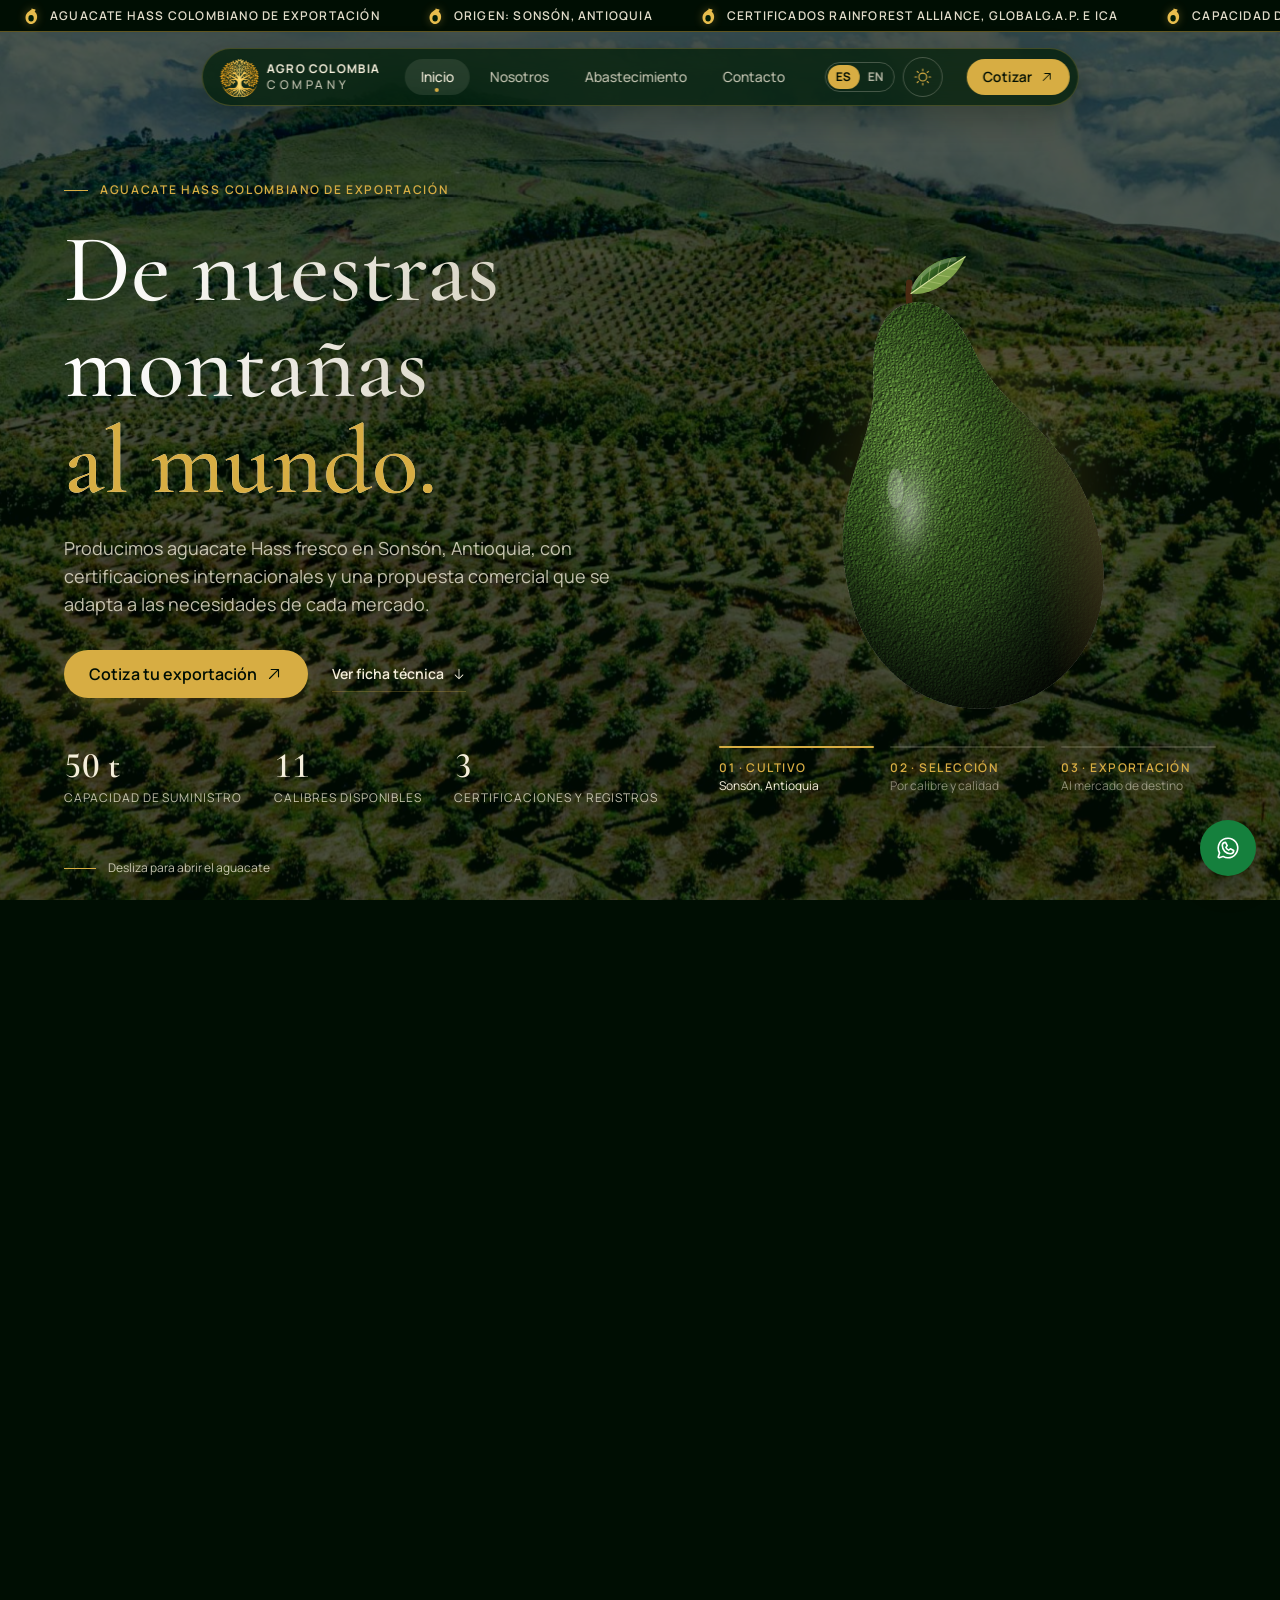
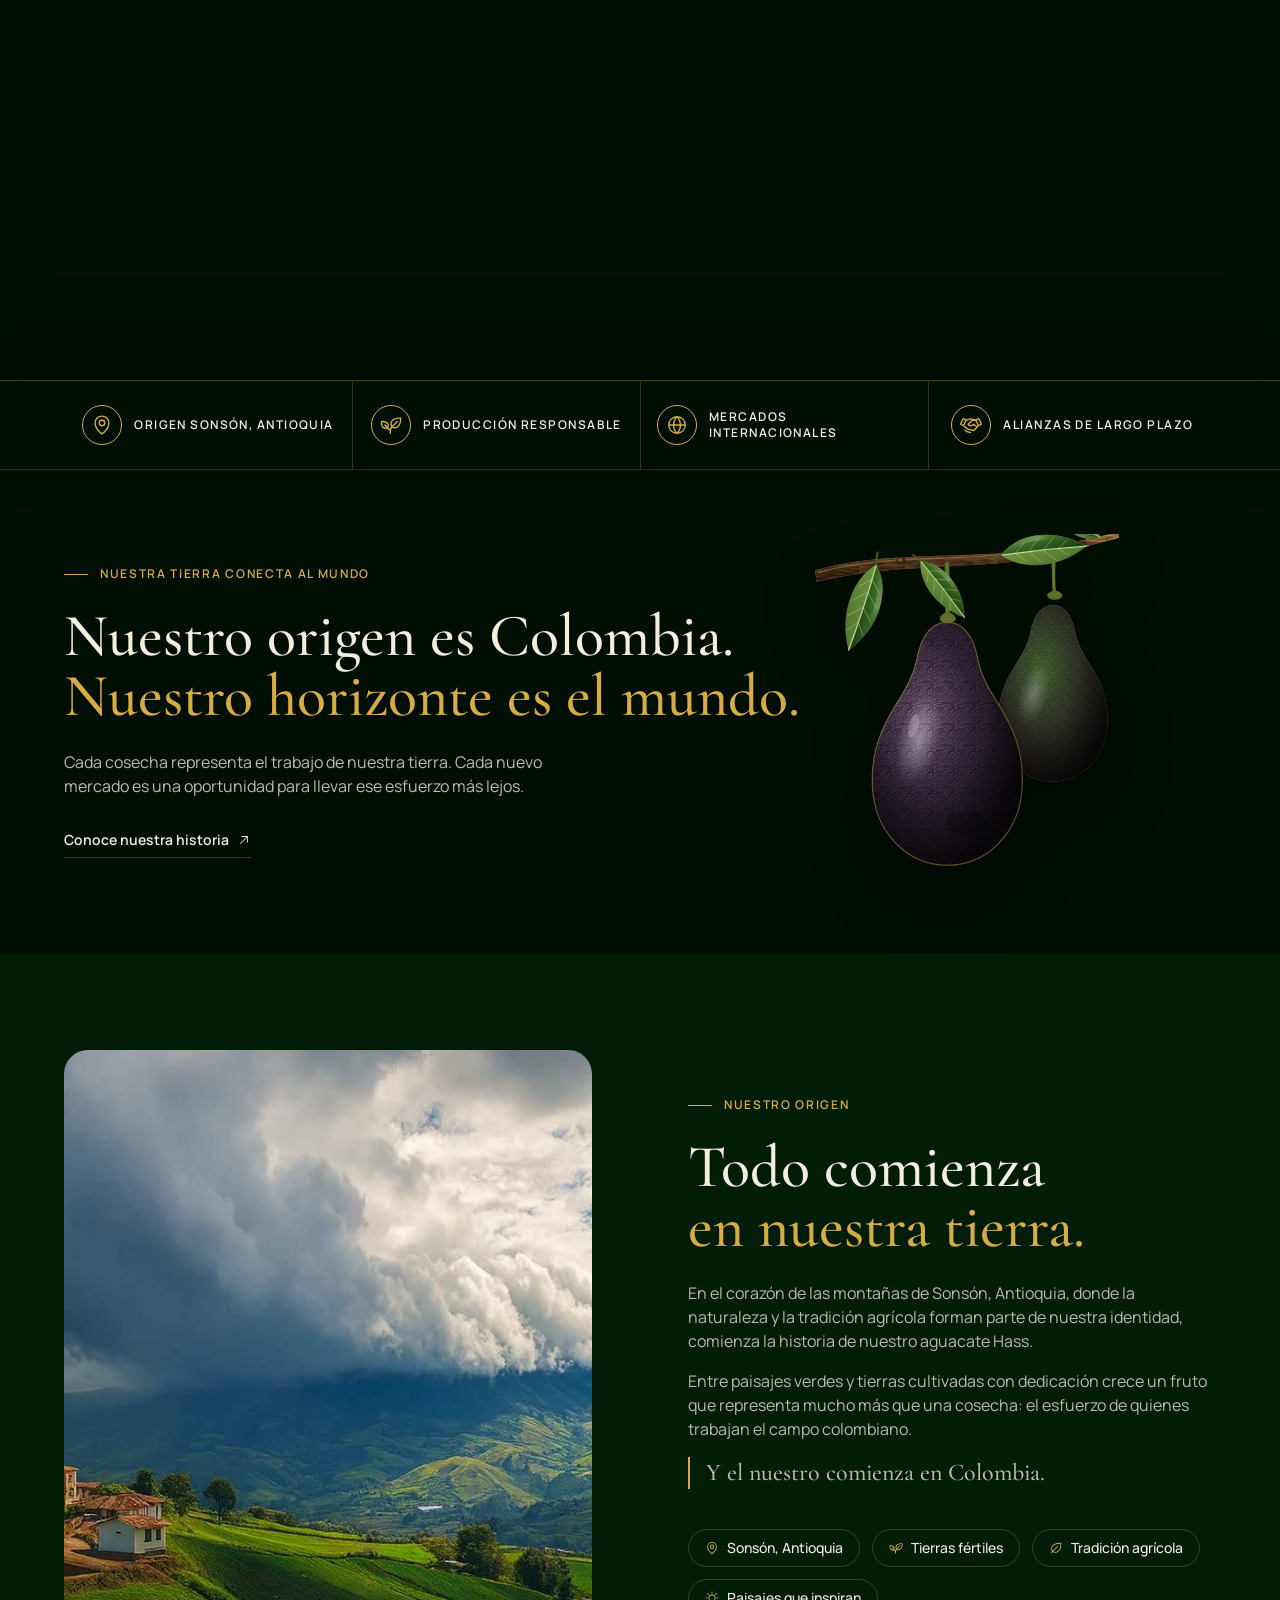
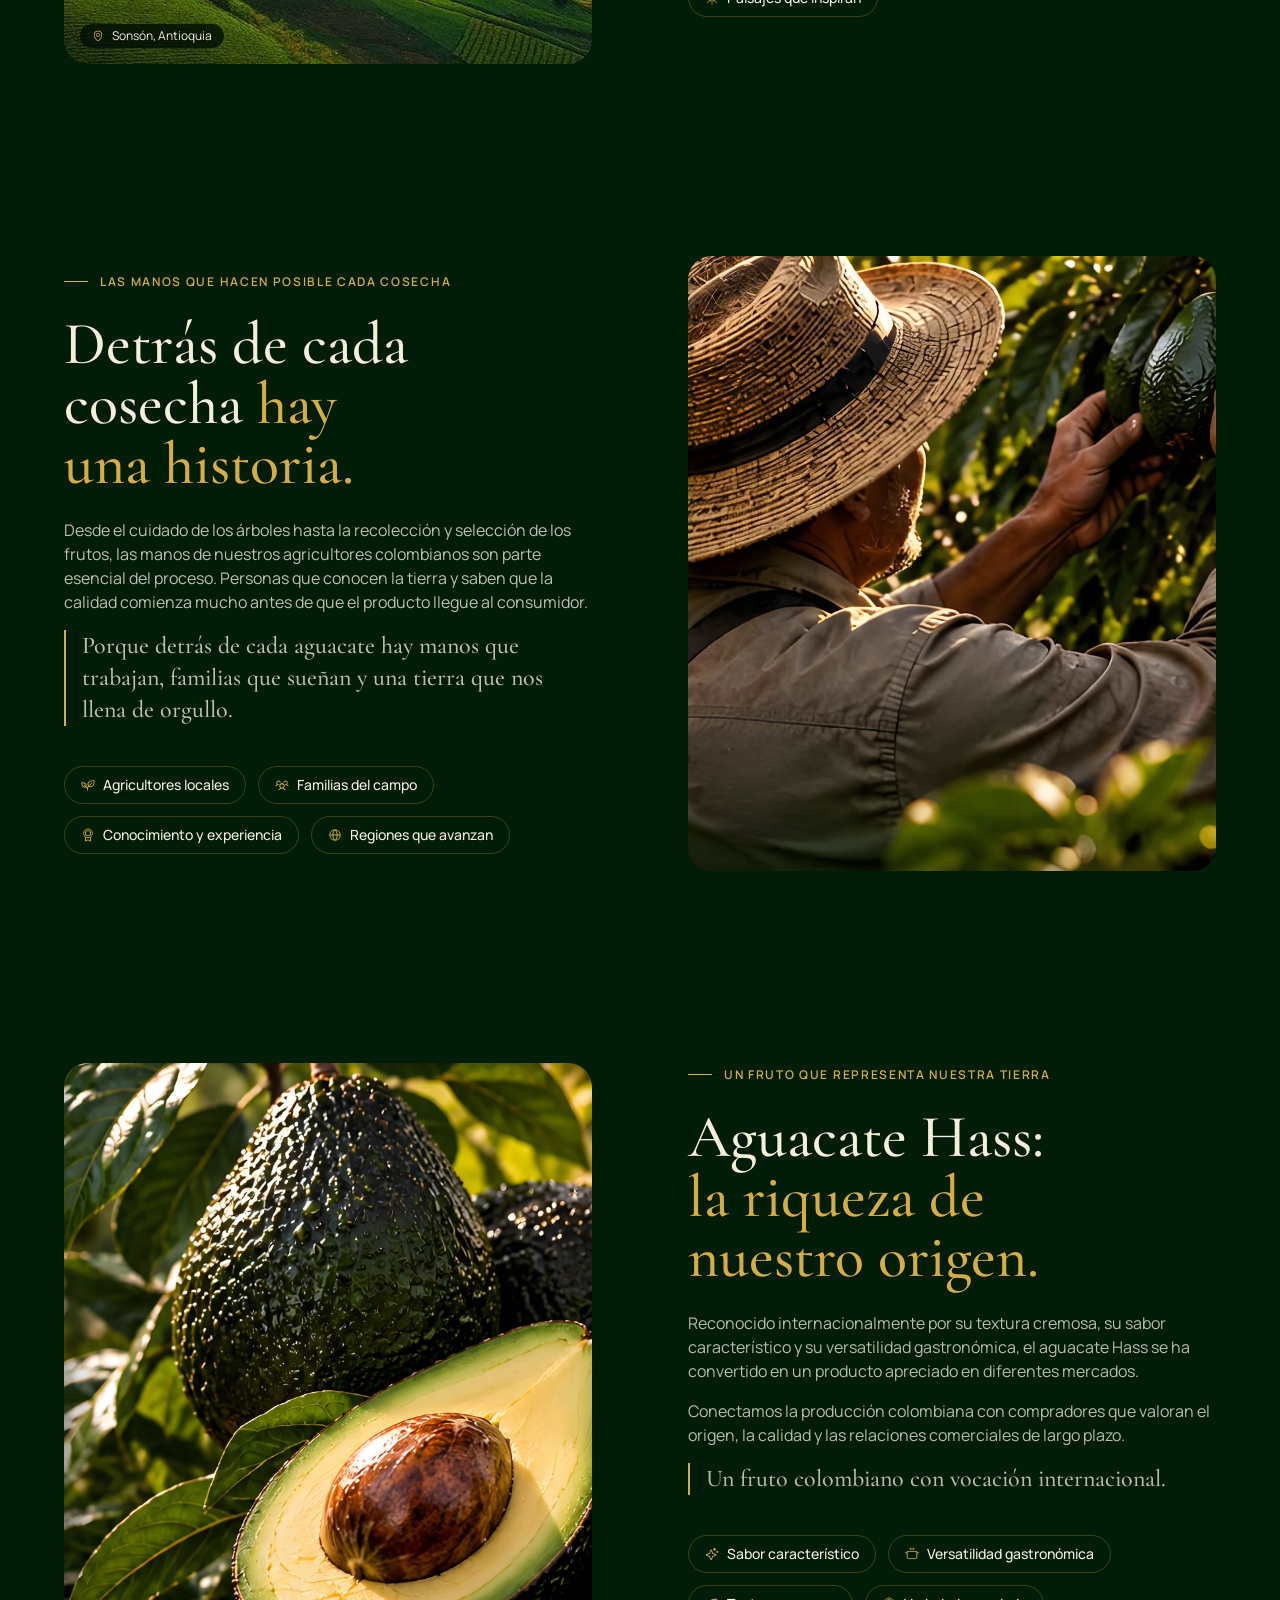
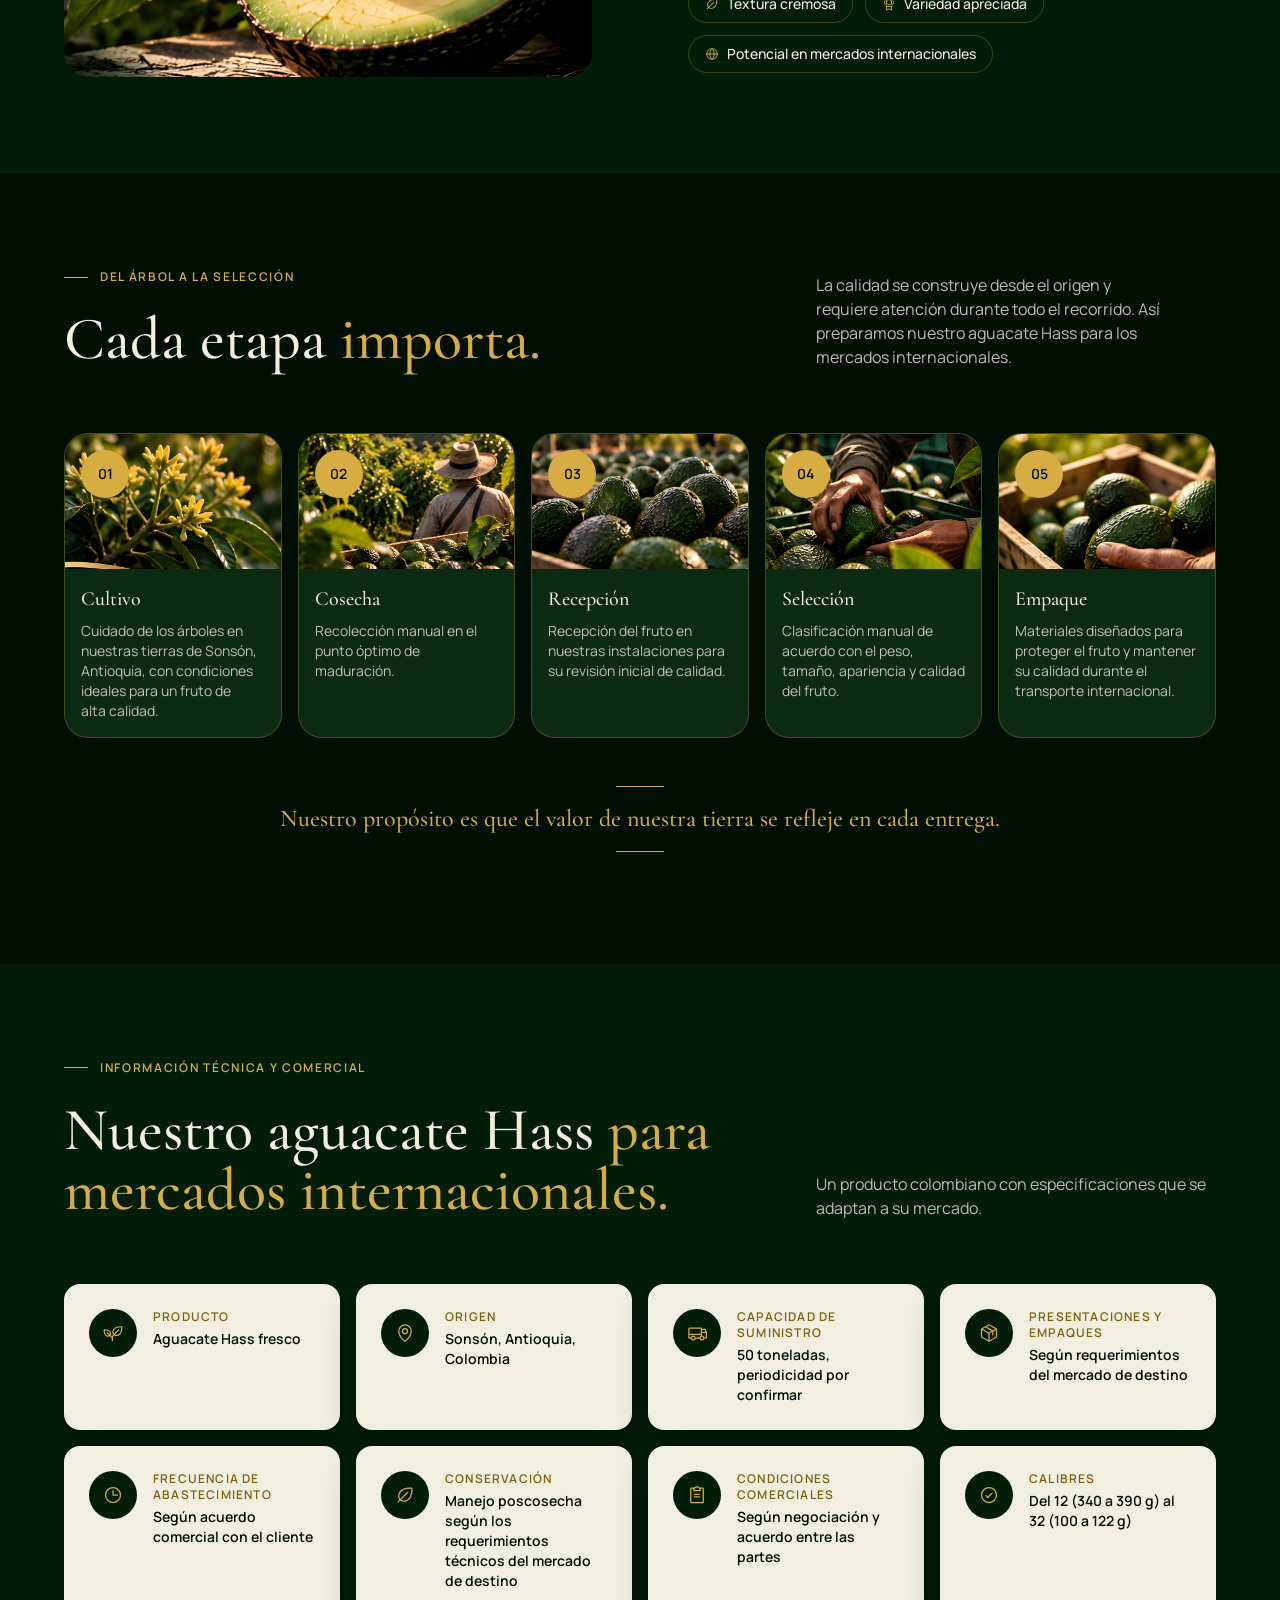
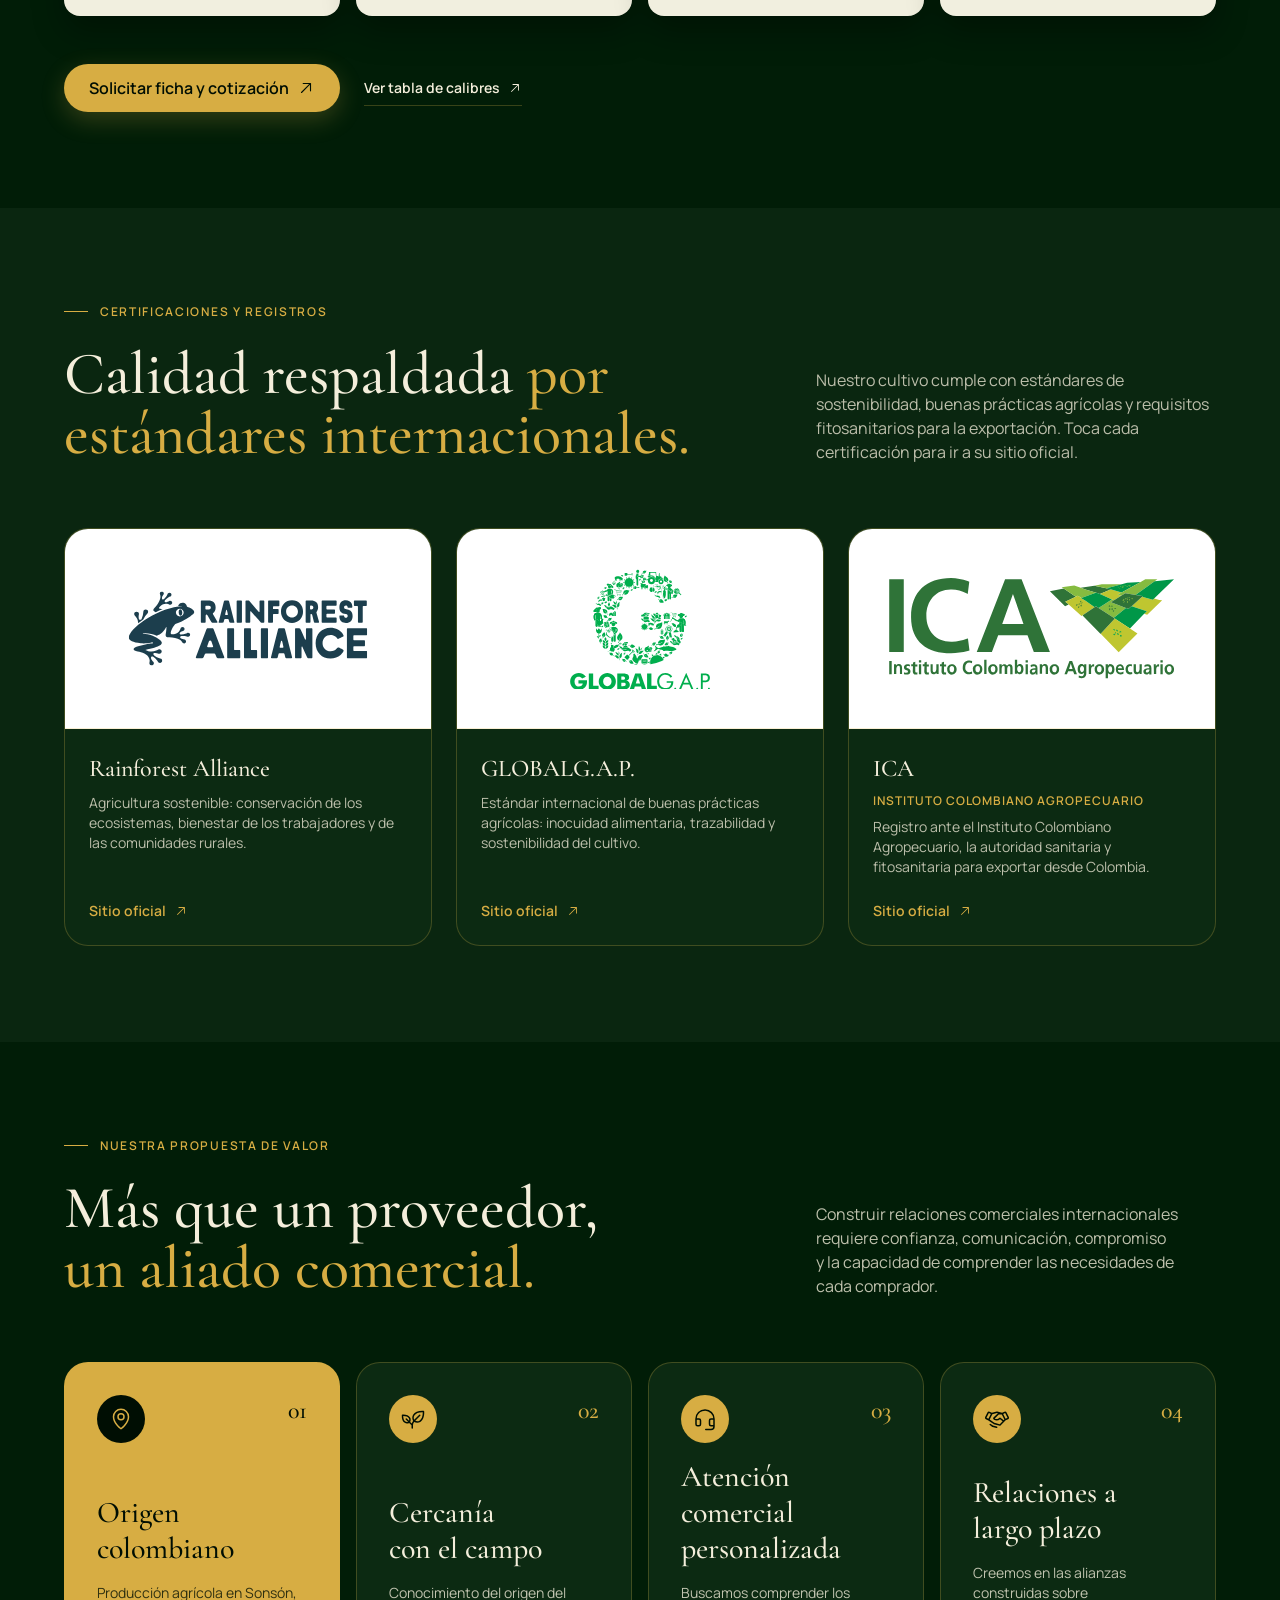
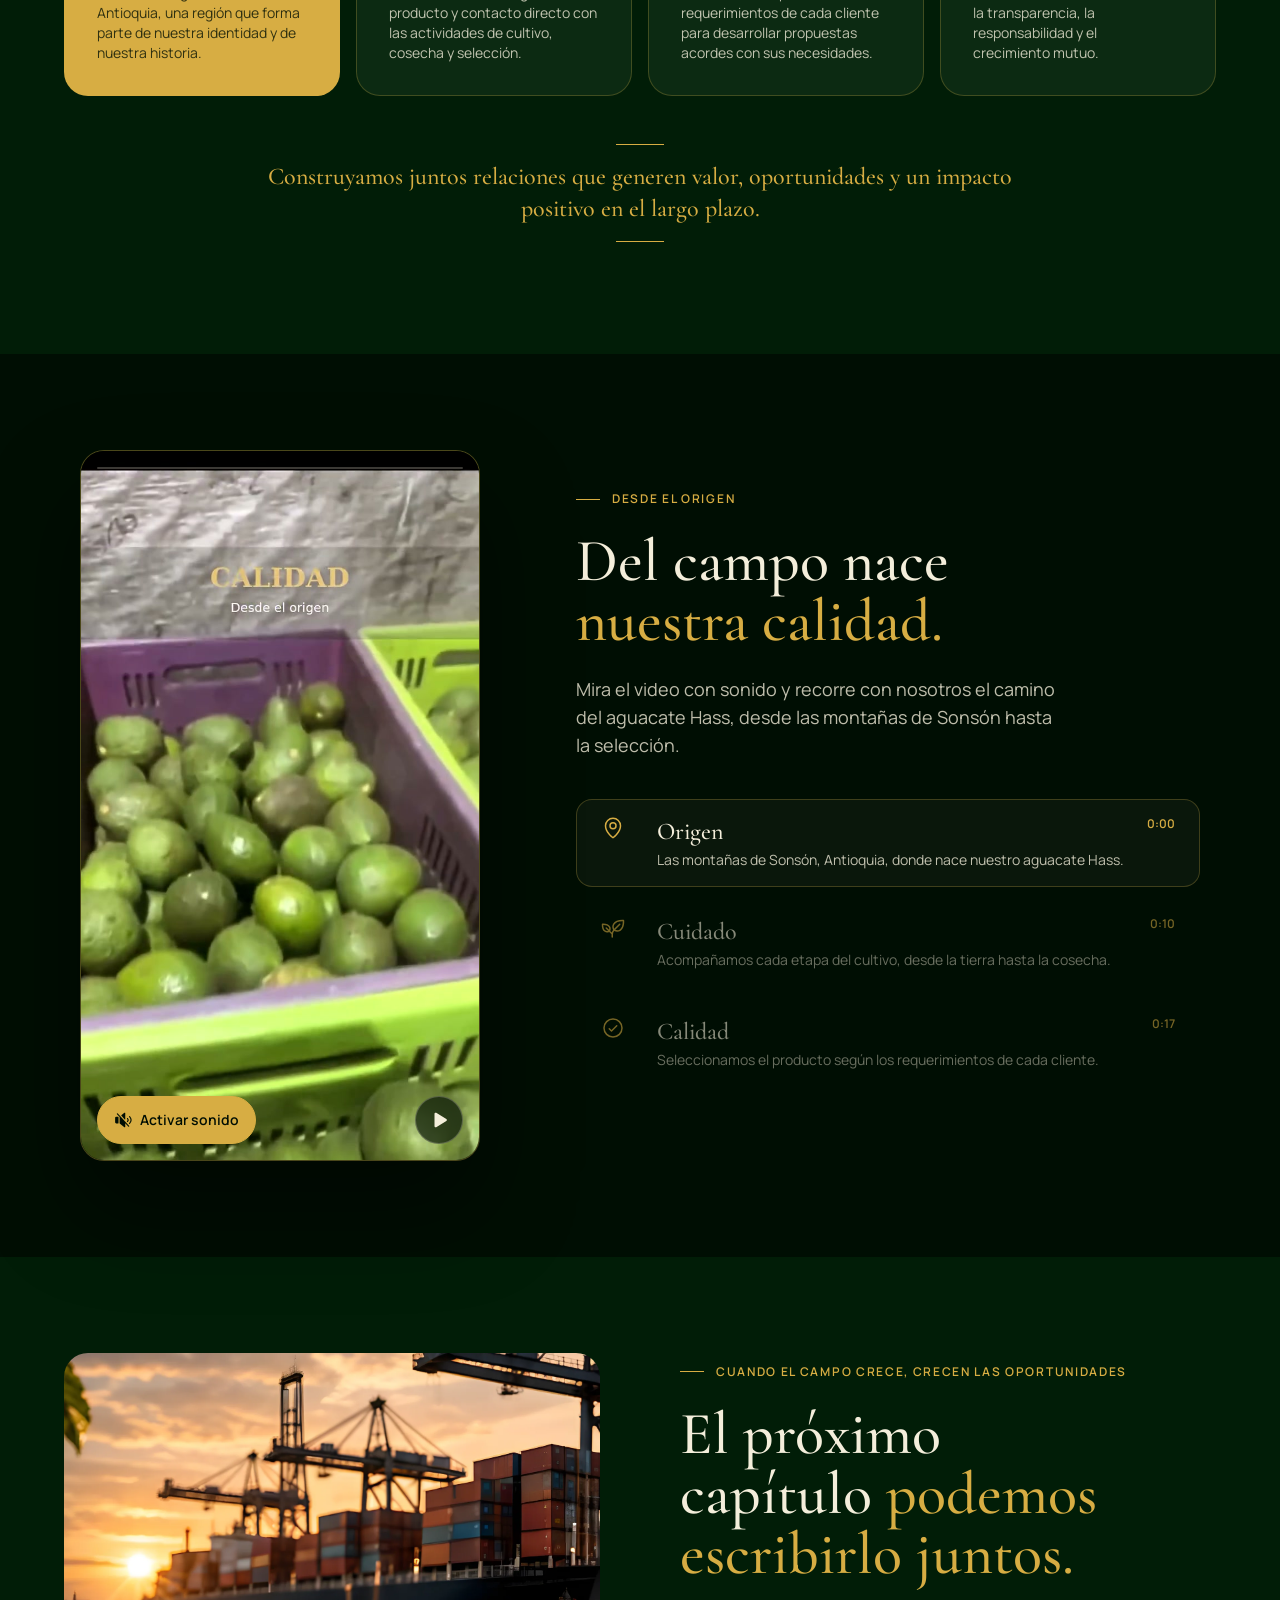
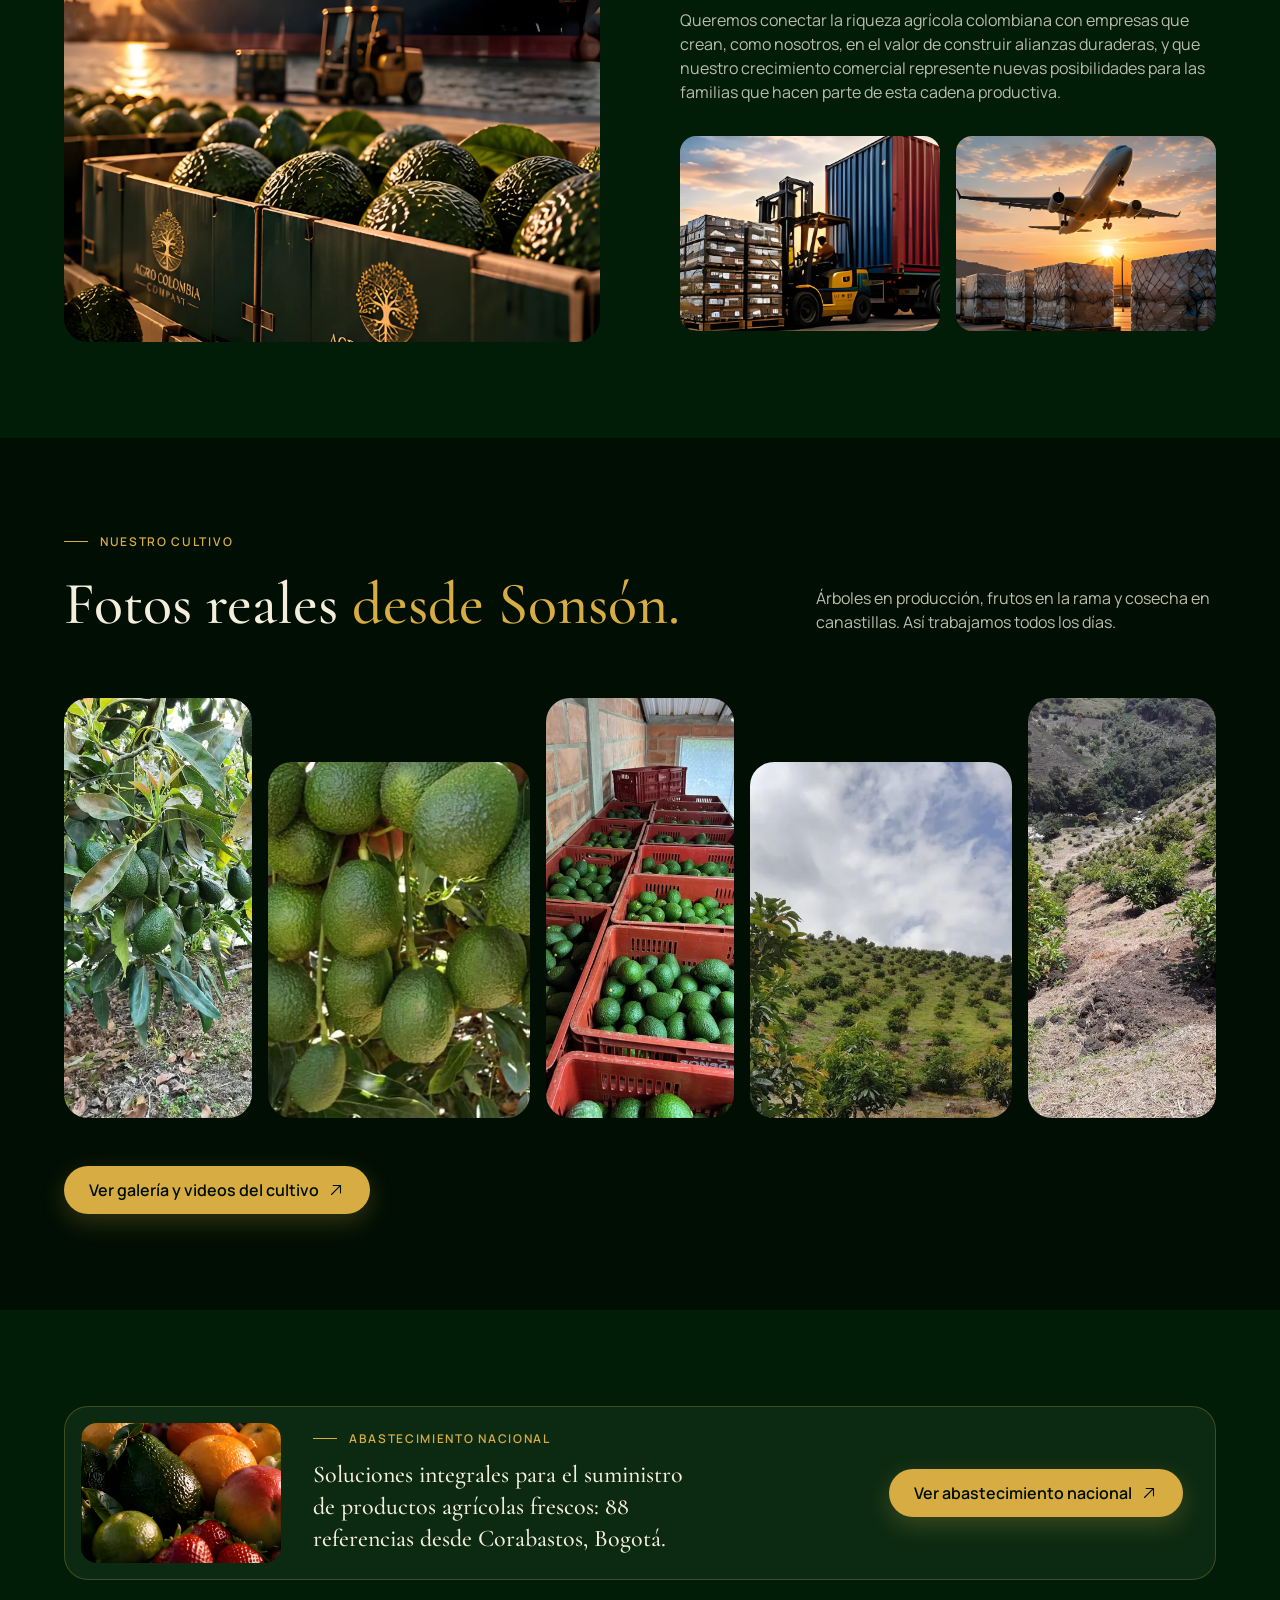
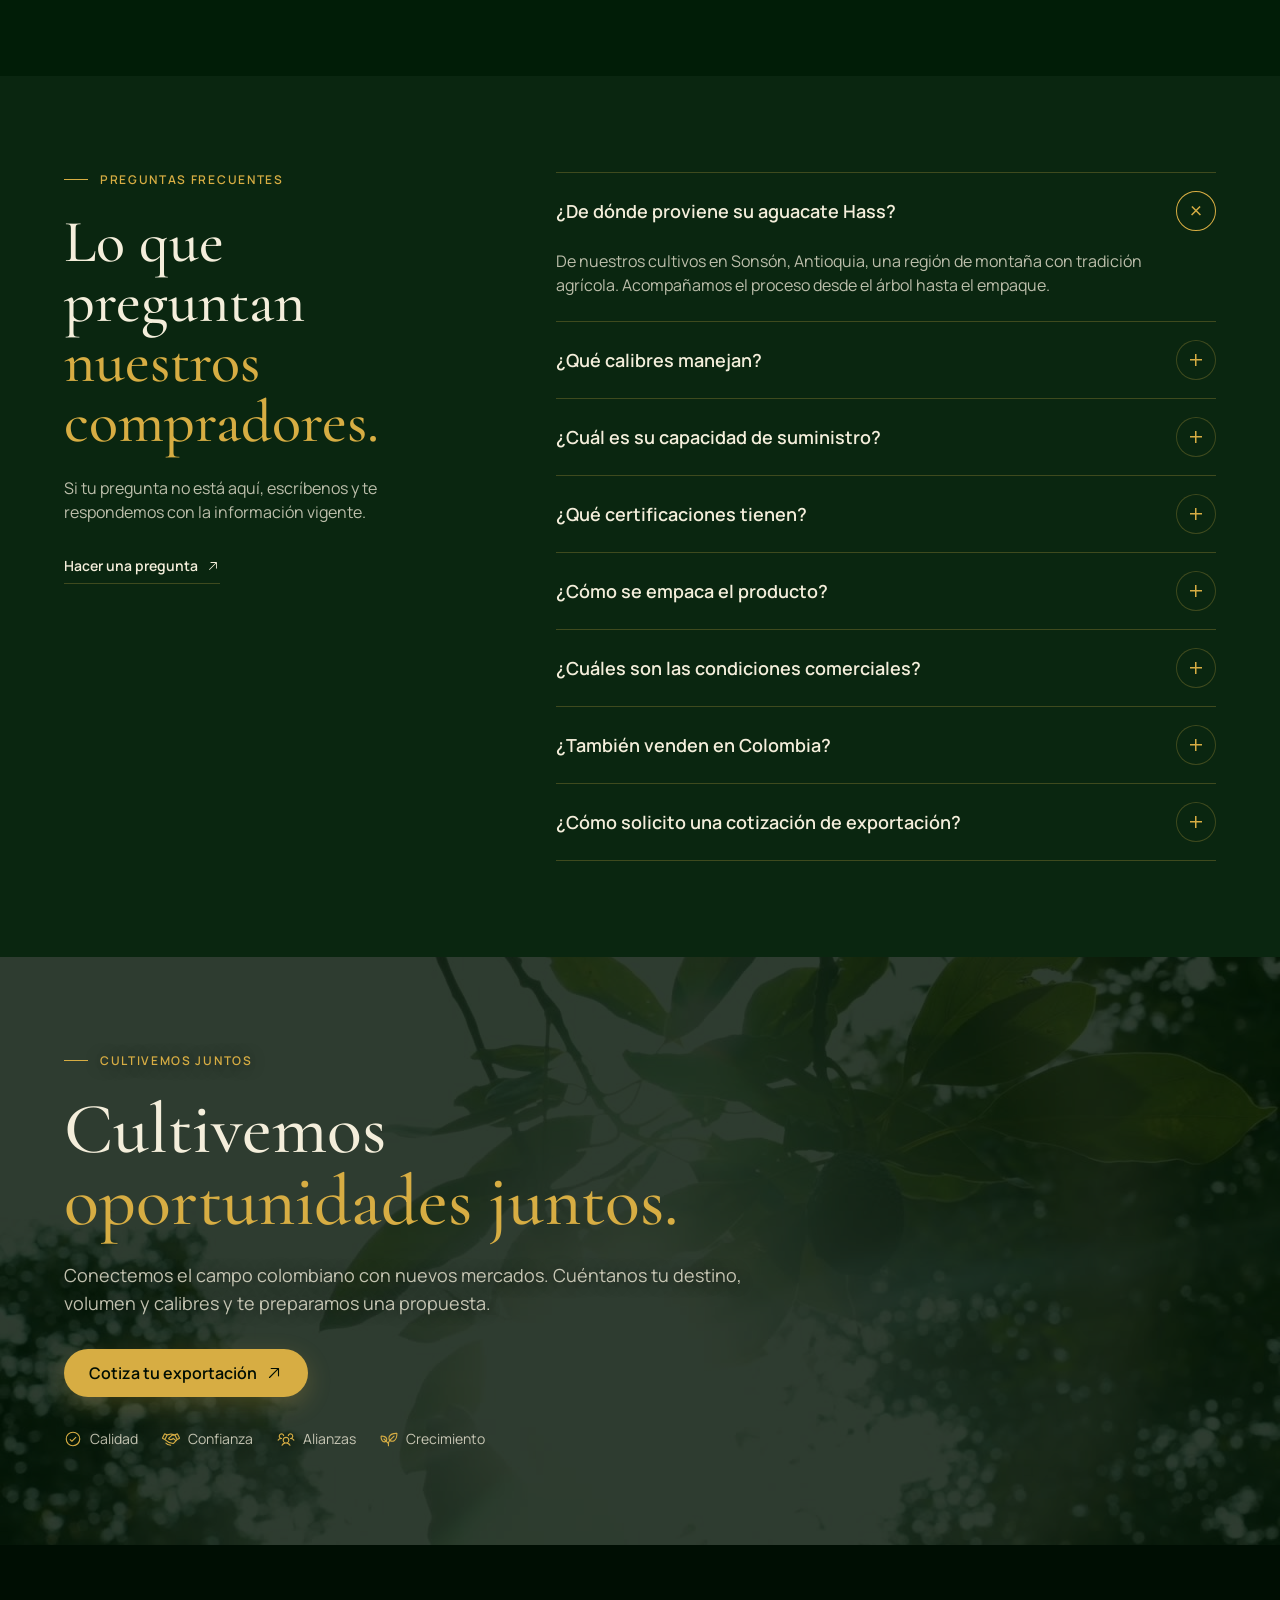
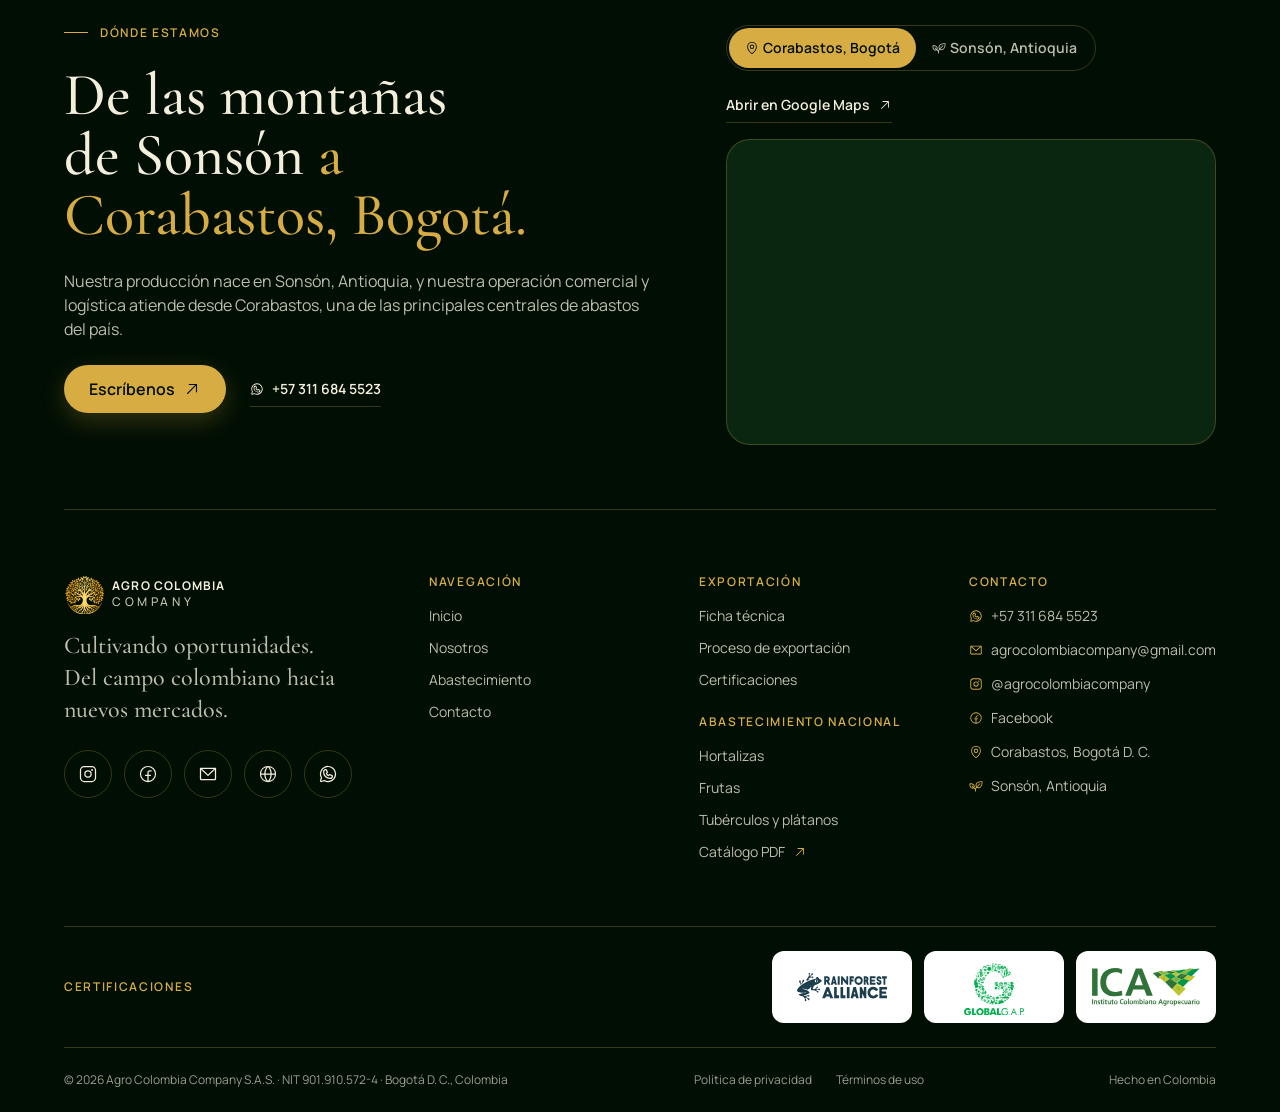
<file: index.html>
<!doctype html>
<html lang="es" data-theme="dark">
<head>
  <meta charset="utf-8" />
  <meta name="viewport" content="width=device-width, initial-scale=1, viewport-fit=cover" />
  <title data-en="Agro Colombia Company | Hass avocados and fresh produce">Agro Colombia Company | Aguacate Hass y productos agrícolas frescos</title>
  <meta name="description" content="Aguacate Hass fresco de Sonsón, Antioquia, para mercados internacionales. Certificaciones Rainforest Alliance, GLOBALG.A.P. y registro ICA. Capacidad de 50 toneladas." data-en="Fresh Hass avocados from Sonsón, Antioquia, for international markets. Rainforest Alliance and GLOBALG.A.P. certified, ICA registered. 50 ton supply capacity." />
  <meta name="theme-color" content="#011d07" />
  <link rel="icon" type="image/png" href="assets/imgs/brand/favicon-agrocolombia.png" />
  <link rel="apple-touch-icon" href="assets/imgs/brand/favicon-agrocolombia.png" />
  <link rel="canonical" href="https://www.agrocolombiacompany.com/" />
  <meta property="og:type" content="website" />
  <meta property="og:locale" content="es_CO" />
  <meta property="og:site_name" content="Agro Colombia Company" />
  <meta property="og:title" content="Agro Colombia Company | Aguacate Hass y productos agrícolas frescos" />
  <meta property="og:description" content="Aguacate Hass fresco de Sonsón, Antioquia, para mercados internacionales. Certificaciones Rainforest Alliance, GLOBALG.A.P. y registro ICA. Capacidad de 50 toneladas." />
  <meta property="og:url" content="https://www.agrocolombiacompany.com/" />
  <meta property="og:image" content="https://www.agrocolombiacompany.com/assets/imgs/exportacion/mitad-hass.webp" />
  <meta name="twitter:card" content="summary_large_image" />
  <link rel="preconnect" href="https://fonts.googleapis.com" />
  <link rel="preconnect" href="https://fonts.gstatic.com" crossorigin />
  <link href="https://fonts.googleapis.com/css2?family=Cormorant+Garamond:wght@500;600&family=Manrope:wght@400;500;600;700&display=swap" rel="stylesheet" />
  <script>
    (function () {
      var d = document.documentElement, t, l;
      try { t = localStorage.getItem('acc-theme'); l = localStorage.getItem('acc-lang'); } catch (e) {}
      d.setAttribute('data-theme', t === 'light' || t === 'dark' ? t : 'dark');
      if (l === 'en') d.setAttribute('lang', 'en');
    })();
  </script>
  <link rel="stylesheet" href="assets/css/icons.css?v=202610191020" />
  <link rel="stylesheet" href="site.css?v=202610191020" />
  <script type="application/ld+json">{"@context": "https://schema.org", "@type": "Organization", "name": "Agro Colombia Company", "legalName": "Agro Colombia Company S.A.S.", "taxID": "901.910.572-4", "url": "https://www.agrocolombiacompany.com/", "logo": "https://www.agrocolombiacompany.com/assets/imgs/brand/logo-completo.png", "email": "agrocolombiacompany@gmail.com", "telephone": "+57 311 684 5523", "sameAs": ["https://www.instagram.com/agrocolombiacompany/", "https://www.facebook.com/share/1GnSrKpnuH/"], "slogan": "Cultivando oportunidades", "address": {"@type": "PostalAddress", "addressLocality": "Bogotá", "addressRegion": "Bogotá D. C.", "addressCountry": "CO"}, "hasCredential": [{"@type": "EducationalOccupationalCredential", "name": "Rainforest Alliance", "url": "https://www.rainforest-alliance.org/"}, {"@type": "EducationalOccupationalCredential", "name": "GLOBALG.A.P.", "url": "https://www.globalgap.org/"}, {"@type": "EducationalOccupationalCredential", "name": "ICA", "url": "https://www.ica.gov.co/"}], "description": "Productor y exportador colombiano de aguacate Hass de Sonsón, Antioquia, con certificaciones Rainforest Alliance, GLOBALG.A.P. y registro ICA."}</script>
  <script type="application/ld+json">{"@context": "https://schema.org", "@type": "FAQPage", "mainEntity": [{"@type": "Question", "name": "¿De dónde proviene su aguacate Hass?", "acceptedAnswer": {"@type": "Answer", "text": "De nuestros cultivos en Sonsón, Antioquia, una región de montaña con tradición agrícola. Acompañamos el proceso desde el árbol hasta el empaque."}}, {"@type": "Question", "name": "¿Qué calibres manejan?", "acceptedAnswer": {"@type": "Answer", "text": "Del calibre 12 (340 a 390 g) al 32 (100 a 122 g). La tabla completa de pesos está en la sección Abastecimiento nacional."}}, {"@type": "Question", "name": "¿Cuál es su capacidad de suministro?", "acceptedAnswer": {"@type": "Answer", "text": "Contamos con una capacidad de suministro de 50 toneladas. La periodicidad se define según el acuerdo comercial con cada cliente."}}, {"@type": "Question", "name": "¿Qué certificaciones tienen?", "acceptedAnswer": {"@type": "Answer", "text": "Contamos con certificación Rainforest Alliance, certificación GLOBALG.A.P. y registro ante el ICA, Instituto Colombiano Agropecuario."}}, {"@type": "Question", "name": "¿Cómo se empaca el producto?", "acceptedAnswer": {"@type": "Answer", "text": "Las presentaciones y empaques se definen según los requerimientos del mercado de destino, con materiales que protegen el fruto durante el transporte internacional."}}, {"@type": "Question", "name": "¿Cuáles son las condiciones comerciales?", "acceptedAnswer": {"@type": "Answer", "text": "Se definen por negociación y acuerdo entre las partes. Cuéntanos tu mercado de destino y volumen para preparar una propuesta."}}, {"@type": "Question", "name": "¿También venden en Colombia?", "acceptedAnswer": {"@type": "Answer", "text": "Sí. Desde Corabastos, Bogotá, distribuimos 88 referencias de frutas, hortalizas, tubérculos y plátanos. Puedes verlas en la sección Abastecimiento nacional."}}, {"@type": "Question", "name": "¿Cómo solicito una cotización de exportación?", "acceptedAnswer": {"@type": "Answer", "text": "Escríbenos por WhatsApp, correo o el formulario de contacto con el mercado de destino, el volumen, los calibres y la frecuencia que necesitas."}}]}</script>
</head>
<body>
  <a class="skip-link" href="#contenido">Saltar al contenido</a>
  <div class="top-sentinel" aria-hidden="true" style="position:absolute;top:0;height:120px;width:1px"></div>
  <div class="site-top">
    <div class="marquee-bar" role="region" aria-label="Novedades">
      <div class="marquee-track"><div class="marquee-group"><span class="marquee-item"><img src="assets/imgs/brand/avocado-mark.svg" alt="" />Aguacate Hass colombiano de exportación</span><span class="marquee-item"><img src="assets/imgs/brand/avocado-mark.svg" alt="" />Origen: Sonsón, Antioquia</span><span class="marquee-item"><img src="assets/imgs/brand/avocado-mark.svg" alt="" />Certificados Rainforest Alliance, GLOBALG.A.P. e ICA</span><span class="marquee-item"><img src="assets/imgs/brand/avocado-mark.svg" alt="" />Capacidad de suministro de 50 toneladas</span><span class="marquee-item"><img src="assets/imgs/brand/avocado-mark.svg" alt="" />Calibres del 12 al 32</span><span class="marquee-item"><img src="assets/imgs/brand/avocado-mark.svg" alt="" />Abastecimiento nacional desde Corabastos, Bogotá</span></div><div class="marquee-group" aria-hidden="true"><span class="marquee-item"><img src="assets/imgs/brand/avocado-mark.svg" alt="" />Aguacate Hass colombiano de exportación</span><span class="marquee-item"><img src="assets/imgs/brand/avocado-mark.svg" alt="" />Origen: Sonsón, Antioquia</span><span class="marquee-item"><img src="assets/imgs/brand/avocado-mark.svg" alt="" />Certificados Rainforest Alliance, GLOBALG.A.P. e ICA</span><span class="marquee-item"><img src="assets/imgs/brand/avocado-mark.svg" alt="" />Capacidad de suministro de 50 toneladas</span><span class="marquee-item"><img src="assets/imgs/brand/avocado-mark.svg" alt="" />Calibres del 12 al 32</span><span class="marquee-item"><img src="assets/imgs/brand/avocado-mark.svg" alt="" />Abastecimiento nacional desde Corabastos, Bogotá</span></div></div>
    </div>
    <header class="site-header">
      <div class="island">
        <a class="brand-lockup" href="index.html" aria-label="Agro Colombia Company, inicio"><img src="assets/imgs/brand/favicon-agrocolombia.png" alt="" width="40" height="40" /><span>Agro Colombia <small>Company</small></span></a>
        <nav class="site-nav" aria-label="Navegación principal"><a href="index.html" aria-current="page">Inicio</a><a href="nosotros.html">Nosotros</a><a href="servicios.html">Abastecimiento</a><a href="contacto.html">Contacto</a></nav>
        <div class="header-preferences">
          <div class="language-switch" role="group" aria-label="Idioma"><button type="button" data-language="es" aria-pressed="true">ES</button><button type="button" data-language="en" aria-pressed="false">EN</button></div>
          <button class="icon-button theme-toggle" type="button" data-theme-toggle aria-label="Cambiar tema"><i class="icon icon-sun" aria-hidden="true"></i><i class="icon icon-moon" aria-hidden="true"></i></button>
          <button class="menu-toggle" type="button" aria-expanded="false" aria-controls="menu-overlay" aria-label="Abrir menú"><span></span><span></span></button>
        </div>
        <a class="header-cta" href="contacto.html">Cotizar <i class="icon icon-arrow-up-right" aria-hidden="true"></i></a>
      </div>
    </header>
  </div>
  <div class="menu-overlay" id="menu-overlay" inert>
    <nav aria-label="Menú móvil"><a href="index.html" style="--i:0" aria-current="page"><small>01</small>Inicio</a><a href="nosotros.html" style="--i:1"><small>02</small>Nosotros</a><a href="servicios.html" style="--i:2"><small>03</small>Abastecimiento</a><a href="contacto.html" style="--i:3"><small>04</small>Contacto</a></nav>
    <div class="overlay-foot" style="--i:5">
      <a class="button button-gold" href="contacto.html">Solicita tu cotización <i class="icon icon-arrow-up-right" aria-hidden="true"></i></a>
      <div class="social-row"><a href="https://www.instagram.com/agrocolombiacompany/" target="_blank" rel="noopener" aria-label="Instagram"><i class="icon icon-instagram-logo" aria-hidden="true"></i></a><a href="https://www.facebook.com/share/1GnSrKpnuH/" target="_blank" rel="noopener" aria-label="Facebook"><i class="icon icon-facebook-logo" aria-hidden="true"></i></a><a href="mailto:agrocolombiacompany@gmail.com" aria-label="Correo electrónico"><i class="icon icon-envelope-simple" aria-hidden="true"></i></a><a href="https://www.agrocolombiacompany.com" aria-label="Sitio web"><i class="icon icon-globe-simple" aria-hidden="true"></i></a><a href="https://wa.me/573116845523" data-whatsapp-link target="_blank" rel="noopener" aria-label="WhatsApp"><i class="icon icon-whatsapp-logo" aria-hidden="true"></i></a></div>
    </div>
  </div>
<main id="contenido">
    <section class="hero hero-scroll on-dark" data-hero-scroll aria-labelledby="hero-title">
      <div class="hero-sticky">
        <div class="hero-bg"><img src="assets/imgs/origen/cultivo-hass-montana.jpg" alt="" fetchpriority="high" /></div>
        <div class="hero-copy">
          <p class="eyebrow reveal">Aguacate Hass colombiano de exportación</p>
          <h1 id="hero-title" class="reveal" style="--d:1">De nuestras montañas <em>al mundo.</em></h1>
          <p class="hero-intro reveal" style="--d:2">Producimos aguacate Hass fresco en Sonsón, Antioquia, con certificaciones internacionales y una propuesta comercial que se adapta a las necesidades de cada mercado.</p>
          <div class="hero-links reveal" style="--d:3">
            <a class="button button-gold" href="contacto.html?tipo=exportacion">Cotiza tu exportación <i class="icon icon-arrow-up-right" aria-hidden="true"></i></a>
            <a class="text-link" href="#ficha">Ver ficha técnica <i class="icon icon-arrow-down" aria-hidden="true"></i></a>
          </div>
          <ul class="hero-stats reveal" style="--d:4">
            <li><strong data-count="50" data-suffix=" t">50 t</strong><span>capacidad de suministro</span></li>
            <li><strong data-count="11">11</strong><span>calibres disponibles</span></li>
            <li><strong data-count="3">3</strong><span>certificaciones y registros</span></li>
          </ul>
        </div>
        <div class="avocado-stage" aria-hidden="true">
          <div class="avocado"><div class="avocado-glow"></div><svg viewBox="0 0 400 520" aria-hidden="true" focusable="false">
  <defs>
    <radialGradient id="av-skin" cx="36%" cy="30%" r="78%"><stop offset="0" stop-color="#4d7030"/><stop offset=".42" stop-color="#2b4719"/><stop offset=".78" stop-color="#15270f"/><stop offset="1" stop-color="#080f06"/></radialGradient>
    <radialGradient id="av-volume" cx="40%" cy="36%" r="70%"><stop offset=".55" stop-color="#000" stop-opacity="0"/><stop offset="1" stop-color="#000" stop-opacity=".55"/></radialGradient>
    <radialGradient id="av-spec" cx="50%" cy="50%" r="50%"><stop offset="0" stop-color="#fff" stop-opacity=".42"/><stop offset=".6" stop-color="#fff" stop-opacity=".08"/><stop offset="1" stop-color="#fff" stop-opacity="0"/></radialGradient>
    <linearGradient id="av-rim" x1="0" y1="0" x2="1" y2="0"><stop offset=".7" stop-color="#d7ad43" stop-opacity="0"/><stop offset="1" stop-color="#e9c96a" stop-opacity=".22"/></linearGradient>
    <radialGradient id="av-flesh" cx="50%" cy="62%" r="62%"><stop offset="0" stop-color="#f8f1b8"/><stop offset=".45" stop-color="#efe79c"/><stop offset=".7" stop-color="#dfe17f"/><stop offset=".86" stop-color="#b3cd5a"/><stop offset=".95" stop-color="#77a03a"/><stop offset="1" stop-color="#456f25"/></radialGradient>
    <radialGradient id="av-gloss" cx="36%" cy="34%" r="55%"><stop offset="0" stop-color="#fff" stop-opacity=".42"/><stop offset=".35" stop-color="#fff" stop-opacity=".12"/><stop offset="1" stop-color="#fff" stop-opacity="0"/></radialGradient>
    <radialGradient id="av-seed" cx="34%" cy="28%" r="80%"><stop offset="0" stop-color="#d9a26a"/><stop offset=".38" stop-color="#a1632f"/><stop offset=".75" stop-color="#6b3a18"/><stop offset="1" stop-color="#3f200b"/></radialGradient>
    <radialGradient id="av-cavity" cx="50%" cy="40%" r="62%"><stop offset="0" stop-color="#e9dd92"/><stop offset=".75" stop-color="#ddd185"/><stop offset="1" stop-color="#a99d50"/></radialGradient>
    <radialGradient id="av-ground" cx="50%" cy="50%" r="50%"><stop offset="0" stop-color="#000" stop-opacity=".45"/><stop offset="1" stop-color="#000" stop-opacity="0"/></radialGradient>
    <linearGradient id="av-leaf" x1="0" y1="0" x2="1" y2="1"><stop offset="0" stop-color="#5f8f35"/><stop offset=".55" stop-color="#2f5d1f"/><stop offset="1" stop-color="#173a12"/></linearGradient>
    <pattern id="av-fl" width="70" height="70" patternUnits="userSpaceOnUse"><image preserveAspectRatio="none" href="[data-uri]" width="70" height="70"/></pattern>
    <pattern id="av-sd" width="110" height="110" patternUnits="userSpaceOnUse"><image preserveAspectRatio="none" href="[data-uri]" width="110" height="110"/></pattern>
    <radialGradient id="av-cav-shade" cx="50%" cy="50%" r="50%"><stop offset=".72" stop-color="#6b6a2a" stop-opacity="0"/><stop offset="1" stop-color="#6b6a2a" stop-opacity=".45"/></radialGradient>
    <pattern id="av-tex" width="44" height="44" patternUnits="userSpaceOnUse"><image preserveAspectRatio="none" href="[data-uri]" width="44" height="44"/></pattern>
  </defs>
  <g class="avocado-half is-left">
    <ellipse cx="200" cy="506" rx="118" ry="12" fill="url(#av-ground)"/>
    <path d="M200 40C168 40 150 70 142 110C134 152 112 178 92 214C66 260 56 300 58 350C62 440 126 500 200 500C274 500 338 440 342 350C344 300 334 260 308 214C288 178 266 152 258 110C250 70 232 40 200 40Z" fill="#18290f"/>
    <path d="M200 40C168 40 150 70 142 110C134 152 112 178 92 214C66 260 56 300 58 350C62 440 126 500 200 500C274 500 338 440 342 350C344 300 334 260 308 214C288 178 266 152 258 110C250 70 232 40 200 40Z" fill="url(#av-tex)" style="mix-blend-mode:overlay" opacity=".8"/>
    <path d="M200 56C176 56 162 82 156 118C149 160 126 188 106 224C82 268 73 304 75 350C79 428 136 484 200 484C264 484 321 428 325 350C327 304 318 268 294 224C274 188 251 160 244 118C238 82 224 56 200 56Z" fill="url(#av-flesh)"/>
    <path d="M200 56C176 56 162 82 156 118C149 160 126 188 106 224C82 268 73 304 75 350C79 428 136 484 200 484C264 484 321 428 325 350C327 304 318 268 294 224C274 188 251 160 244 118C238 82 224 56 200 56Z" fill="url(#av-fl)" style="mix-blend-mode:soft-light" opacity=".45"/>
    <path d="M200 56C176 56 162 82 156 118C149 160 126 188 106 224C82 268 73 304 75 350C79 428 136 484 200 484C264 484 321 428 325 350C327 304 318 268 294 224C274 188 251 160 244 118C238 82 224 56 200 56Z" fill="none" stroke="#3f6d22" stroke-width="7" opacity=".8"/><path d="M200 56C176 56 162 82 156 118C149 160 126 188 106 224C82 268 73 304 75 350C79 428 136 484 200 484C264 484 321 428 325 350C327 304 318 268 294 224C274 188 251 160 244 118C238 82 224 56 200 56Z" fill="none" stroke="#8fb84a" stroke-width="3" opacity=".55" transform="translate(200 270) scale(.975) translate(-200 -270)"/>
    <g fill="none" stroke="#b9bf66" stroke-width="1.4" stroke-linecap="round" opacity=".55"><path d="M200 70C196 140 186 210 176 276"/><path d="M200 70C204 140 214 210 224 276"/><path d="M184 96C160 170 136 232 132 300"/><path d="M216 96C240 170 264 232 268 300"/><path d="M140 300C122 352 130 410 160 452"/><path d="M260 300C278 352 270 410 240 452"/></g>
    <path d="M200 56C176 56 162 82 156 118C149 160 126 188 106 224C82 268 73 304 75 350C79 428 136 484 200 484C264 484 321 428 325 350C327 304 318 268 294 224C274 188 251 160 244 118C238 82 224 56 200 56Z" fill="url(#av-gloss)"/>
    <g class="avocado-seed">
      <ellipse cx="200" cy="350" rx="64" ry="76" fill="#000" opacity=".22" transform="translate(4 8)"/>
      <ellipse cx="200" cy="348" rx="62" ry="74" fill="url(#av-seed)"/>
      <ellipse cx="200" cy="348" rx="62" ry="74" fill="url(#av-sd)" style="mix-blend-mode:soft-light" opacity=".35"/>
      <path d="M150 378C160 410 186 424 214 422C190 414 168 400 150 378Z" fill="#c9a27a" opacity=".45"/>
      <path d="M236 290C252 300 260 318 260 336C252 318 244 304 236 290Z" fill="#c9a27a" opacity=".4"/>
      <ellipse cx="200" cy="348" rx="61" ry="73" fill="none" stroke="#3a1d09" stroke-width="2" opacity=".55"/>
      <ellipse cx="178" cy="314" rx="20" ry="27" fill="url(#av-spec)"/>
      <ellipse cx="172" cy="306" rx="6" ry="9" fill="#fff" opacity=".35"/>
    </g>
  </g>
  <g class="avocado-half is-right">
    <ellipse cx="200" cy="506" rx="118" ry="12" fill="url(#av-ground)"/>
    <path d="M200 40C168 40 150 70 142 110C134 152 112 178 92 214C66 260 56 300 58 350C62 440 126 500 200 500C274 500 338 440 342 350C344 300 334 260 308 214C288 178 266 152 258 110C250 70 232 40 200 40Z" fill="#18290f"/>
    <path d="M200 40C168 40 150 70 142 110C134 152 112 178 92 214C66 260 56 300 58 350C62 440 126 500 200 500C274 500 338 440 342 350C344 300 334 260 308 214C288 178 266 152 258 110C250 70 232 40 200 40Z" fill="url(#av-tex)" style="mix-blend-mode:overlay" opacity=".8"/>
    <path d="M200 56C176 56 162 82 156 118C149 160 126 188 106 224C82 268 73 304 75 350C79 428 136 484 200 484C264 484 321 428 325 350C327 304 318 268 294 224C274 188 251 160 244 118C238 82 224 56 200 56Z" fill="url(#av-flesh)"/>
    <path d="M200 56C176 56 162 82 156 118C149 160 126 188 106 224C82 268 73 304 75 350C79 428 136 484 200 484C264 484 321 428 325 350C327 304 318 268 294 224C274 188 251 160 244 118C238 82 224 56 200 56Z" fill="url(#av-fl)" style="mix-blend-mode:soft-light" opacity=".45"/>
    <path d="M200 56C176 56 162 82 156 118C149 160 126 188 106 224C82 268 73 304 75 350C79 428 136 484 200 484C264 484 321 428 325 350C327 304 318 268 294 224C274 188 251 160 244 118C238 82 224 56 200 56Z" fill="none" stroke="#3f6d22" stroke-width="7" opacity=".8"/><path d="M200 56C176 56 162 82 156 118C149 160 126 188 106 224C82 268 73 304 75 350C79 428 136 484 200 484C264 484 321 428 325 350C327 304 318 268 294 224C274 188 251 160 244 118C238 82 224 56 200 56Z" fill="none" stroke="#8fb84a" stroke-width="3" opacity=".55" transform="translate(200 270) scale(.975) translate(-200 -270)"/>
    <g fill="none" stroke="#b9bf66" stroke-width="1.4" stroke-linecap="round" opacity=".55"><path d="M200 70C196 140 186 210 176 276"/><path d="M200 70C204 140 214 210 224 276"/><path d="M184 96C160 170 136 232 132 300"/><path d="M216 96C240 170 264 232 268 300"/><path d="M140 300C122 352 130 410 160 452"/><path d="M260 300C278 352 270 410 240 452"/></g>
    <path d="M200 56C176 56 162 82 156 118C149 160 126 188 106 224C82 268 73 304 75 350C79 428 136 484 200 484C264 484 321 428 325 350C327 304 318 268 294 224C274 188 251 160 244 118C238 82 224 56 200 56Z" fill="url(#av-gloss)"/>
    <ellipse cx="200" cy="348" rx="66" ry="78" fill="url(#av-cavity)"/>
    <ellipse cx="200" cy="348" rx="66" ry="78" fill="url(#av-fl)" style="mix-blend-mode:soft-light" opacity=".3"/>
    <ellipse cx="200" cy="348" rx="66" ry="78" fill="url(#av-cav-shade)"/>
    <ellipse cx="200" cy="348" rx="66" ry="78" fill="none" stroke="#9c8f45" stroke-width="2.5" opacity=".55"/>
    <ellipse cx="188" cy="322" rx="22" ry="30" fill="url(#av-spec)" opacity=".7"/>
  </g>
  <g class="avocado-whole">
    <path d="M200 44C201 34 203 26 206 18" stroke="#4a2a12" stroke-width="7" stroke-linecap="round" fill="none"/>
    <g class="avocado-leaf"><g transform="translate(205 30) rotate(-20) scale(.7)">
      <path d="M0 0C22 -24 68 -27 104 0C68 24 22 21 0 0Z" fill="#7ea24a"/>
      <path d="M0 0C22 -24 68 -27 104 0Z" fill="url(#av-leaf)"/>
      <path d="M8 -6C30 -18 62 -20 88 -6" stroke="#fff" stroke-opacity=".2" stroke-width="6" stroke-linecap="round" fill="none"/>
      <path d="M0 0Q52 -2 104 0" stroke="#d9e3a0" stroke-width="1.8" stroke-linecap="round" fill="none"/>
      <g stroke="#cbd98d" stroke-width="1" stroke-linecap="round" opacity=".6" fill="none"><path d="M18 -1L30 -13"/><path d="M34 -1L48 -16"/><path d="M52 -1L66 -15"/><path d="M70 -1L82 -10"/><path d="M18 0L30 11"/><path d="M34 0L48 14"/><path d="M52 0L66 13"/><path d="M70 0L82 9"/></g>
    </g></g>
    <path d="M200 40C168 40 150 70 142 110C134 152 112 178 92 214C66 260 56 300 58 350C62 440 126 500 200 500C274 500 338 440 342 350C344 300 334 260 308 214C288 178 266 152 258 110C250 70 232 40 200 40Z" fill="url(#av-skin)"/>
    <path d="M200 40C168 40 150 70 142 110C134 152 112 178 92 214C66 260 56 300 58 350C62 440 126 500 200 500C274 500 338 440 342 350C344 300 334 260 308 214C288 178 266 152 258 110C250 70 232 40 200 40Z" fill="url(#av-tex)" style="mix-blend-mode:overlay"/>
    <path d="M200 40C168 40 150 70 142 110C134 152 112 178 92 214C66 260 56 300 58 350C62 440 126 500 200 500C274 500 338 440 342 350C344 300 334 260 308 214C288 178 266 152 258 110C250 70 232 40 200 40Z" fill="url(#av-volume)"/>
    <path d="M200 40C168 40 150 70 142 110C134 152 112 178 92 214C66 260 56 300 58 350C62 440 126 500 200 500C274 500 338 440 342 350C344 300 334 260 308 214C288 178 266 152 258 110C250 70 232 40 200 40Z" fill="url(#av-rim)"/>
    <ellipse cx="146" cy="262" rx="40" ry="84" transform="rotate(14 146 262)" fill="url(#av-spec)"/>
    <ellipse cx="136" cy="236" rx="9" ry="22" transform="rotate(14 136 236)" fill="#fff" opacity=".22"/>
  </g>
</svg></div>
          <ol class="avocado-steps">
            <li><b>01 · Cultivo</b>Sonsón, Antioquia</li>
            <li><b>02 · Selección</b>Por calibre y calidad</li>
            <li><b>03 · Exportación</b>Al mercado de destino</li>
          </ol>
        </div>
        <a class="scroll-cue" href="#historia"><span class="scroll-line"></span>Desliza para abrir el aguacate</a>
      </div>
    </section>

    <section class="brand-pillars on-dark" aria-label="Nuestros pilares">
      <ul>
        <li class="reveal"><i class="icon icon-map-pin" aria-hidden="true"></i><span>Origen Sonsón, Antioquia</span></li>
        <li class="reveal" style="--d:1"><i class="icon icon-plant" aria-hidden="true"></i><span>Producción responsable</span></li>
        <li class="reveal" style="--d:2"><i class="icon icon-globe-simple" aria-hidden="true"></i><span>Mercados internacionales</span></li>
        <li class="reveal" style="--d:3"><i class="icon icon-handshake" aria-hidden="true"></i><span>Alianzas de largo plazo</span></li>
      </ul>
    </section>

    <section class="manifesto on-deep on-dark" id="historia">
      <div class="manifesto-inner">
        <p class="eyebrow">Nuestra tierra conecta al mundo</p>
        <h2 class="word-reveal" data-words data-es="Nuestro origen es Colombia. Nuestro horizonte es el mundo." data-accent="4">Nuestro origen es Colombia. Nuestro horizonte es el mundo.</h2>
        <p class="reveal">Cada cosecha representa el trabajo de nuestra tierra. Cada nuevo mercado es una oportunidad para llevar ese esfuerzo más lejos.</p>
        <a class="text-link reveal" href="nosotros.html">Conoce nuestra historia <i class="icon icon-arrow-up-right" aria-hidden="true"></i></a>
      </div>
      <img class="manifesto-figure" src="assets/imgs/brand/aguacate-hass-rama.svg?v=202610191020" alt="" aria-hidden="true" />
    </section>

    <section class="section editorial-split" id="origen">
      <figure class="editorial-media reveal"><img src="assets/imgs/exportacion/origen-sonson.webp" style="object-position: 18% 50%" alt="Montañas y cultivos de Sonsón, Antioquia" loading="lazy" /><figcaption><i class="icon icon-map-pin" aria-hidden="true"></i>Sonsón, Antioquia</figcaption></figure>
      <div class="editorial-copy">
        <p class="eyebrow reveal">Nuestro origen</p>
        <h2 class="h-section reveal" style="--d:1">Todo comienza <em>en nuestra tierra.</em></h2>
        <p class="reveal" style="--d:2">En el corazón de las montañas de Sonsón, Antioquia, donde la naturaleza y la tradición agrícola forman parte de nuestra identidad, comienza la historia de nuestro aguacate Hass.</p>
        <p class="reveal" style="--d:3">Entre paisajes verdes y tierras cultivadas con dedicación crece un fruto que representa mucho más que una cosecha: el esfuerzo de quienes trabajan el campo colombiano.</p>
<p class="pull-quote reveal" style="--d:4">Y el nuestro comienza en Colombia.</p>
        <ul class="values-row reveal" style="--d:4"><li><i class="icon icon-map-pin" aria-hidden="true"></i>Sonsón, Antioquia</li><li><i class="icon icon-plant" aria-hidden="true"></i>Tierras fértiles</li><li><i class="icon icon-leaf" aria-hidden="true"></i>Tradición agrícola</li><li><i class="icon icon-sun" aria-hidden="true"></i>Paisajes que inspiran</li></ul>
      </div>
    </section>

    <section class="section editorial-split is-flipped on-dark">
      <figure class="editorial-media reveal"><img src="assets/imgs/exportacion/agricultor.webp" alt="Agricultor cosechando aguacate Hass" loading="lazy" /></figure>
      <div class="editorial-copy">
        <p class="eyebrow reveal">Las manos que hacen posible cada cosecha</p>
        <h2 class="h-section reveal" style="--d:1">Detrás de cada cosecha <em>hay una historia.</em></h2>
        <p class="reveal" style="--d:2">Desde el cuidado de los árboles hasta la recolección y selección de los frutos, las manos de nuestros agricultores colombianos son parte esencial del proceso. Personas que conocen la tierra y saben que la calidad comienza mucho antes de que el producto llegue al consumidor.</p>
<p class="pull-quote reveal" style="--d:3">Porque detrás de cada aguacate hay manos que trabajan, familias que sueñan y una tierra que nos llena de orgullo.</p>
        <ul class="values-row reveal" style="--d:3"><li><i class="icon icon-plant" aria-hidden="true"></i>Agricultores locales</li><li><i class="icon icon-users-three" aria-hidden="true"></i>Familias del campo</li><li><i class="icon icon-medal" aria-hidden="true"></i>Conocimiento y experiencia</li><li><i class="icon icon-globe-simple" aria-hidden="true"></i>Regiones que avanzan</li></ul>
      </div>
    </section>

    <section class="section editorial-split" id="producto">
      <figure class="editorial-media reveal"><img src="assets/imgs/exportacion/mitad-hass.webp" alt="Aguacate Hass partido por la mitad" loading="lazy" /></figure>
      <div class="editorial-copy">
        <p class="eyebrow reveal">Un fruto que representa nuestra tierra</p>
        <h2 class="h-section reveal" style="--d:1">Aguacate Hass: <em>la riqueza de nuestro origen.</em></h2>
        <p class="reveal" style="--d:2">Reconocido internacionalmente por su textura cremosa, su sabor característico y su versatilidad gastronómica, el aguacate Hass se ha convertido en un producto apreciado en diferentes mercados.</p>
        <p class="reveal" style="--d:3">Conectamos la producción colombiana con compradores que valoran el origen, la calidad y las relaciones comerciales de largo plazo.</p>
<p class="pull-quote reveal" style="--d:4">Un fruto colombiano con vocación internacional.</p>
        <ul class="values-row reveal" style="--d:4"><li><i class="icon icon-sparkle" aria-hidden="true"></i>Sabor característico</li><li><i class="icon icon-cooking-pot" aria-hidden="true"></i>Versatilidad gastronómica</li><li><i class="icon icon-leaf" aria-hidden="true"></i>Textura cremosa</li><li><i class="icon icon-medal" aria-hidden="true"></i>Variedad apreciada</li><li><i class="icon icon-globe-simple" aria-hidden="true"></i>Potencial en mercados internacionales</li></ul>
      </div>
    </section>

    <section class="section on-dark steps-section" id="proceso">
      <div class="section-head">
        <div><p class="eyebrow reveal">Del árbol a la selección</p><h2 class="h-section reveal" style="--d:1">Cada etapa <em>importa.</em></h2></div>
        <p class="reveal" style="--d:2">La calidad se construye desde el origen y requiere atención durante todo el recorrido. Así preparamos nuestro aguacate Hass para los mercados internacionales.</p>
      </div>
      <ol class="steps steps-5"><li class="step-card reveal" style="--d:0"><figure><img src="assets/imgs/exportacion/flores.webp" alt="" loading="lazy" /></figure><div><h3>Cultivo</h3><p>Cuidado de los árboles en nuestras tierras de Sonsón, Antioquia, con condiciones ideales para un fruto de alta calidad.</p></div></li><li class="step-card reveal" style="--d:1"><figure><img src="assets/imgs/exportacion/recogiendo.webp" alt="" loading="lazy" /></figure><div><h3>Cosecha</h3><p>Recolección manual en el punto óptimo de maduración.</p></div></li><li class="step-card reveal" style="--d:2"><figure><img src="assets/imgs/exportacion/hass-caja.webp" alt="" loading="lazy" /></figure><div><h3>Recepción</h3><p>Recepción del fruto en nuestras instalaciones para su revisión inicial de calidad.</p></div></li><li class="step-card reveal" style="--d:3"><figure><img src="assets/imgs/exportacion/manos-caja.webp" alt="" loading="lazy" /></figure><div><h3>Selección</h3><p>Clasificación manual de acuerdo con el peso, tamaño, apariencia y calidad del fruto.</p></div></li><li class="step-card reveal" style="--d:4"><figure><img src="assets/imgs/exportacion/cosecha-caja.webp" alt="" loading="lazy" /></figure><div><h3>Empaque</h3><p>Materiales diseñados para proteger el fruto y mantener su calidad durante el transporte internacional.</p></div></li></ol>
      <p class="pull-quote is-center reveal" style="--d:1">Nuestro propósito es que el valor de nuestra tierra se refleje en cada entrega.</p>
    </section>

    <section class="section" id="ficha">
      <div class="section-head">
        <div><p class="eyebrow reveal">Información técnica y comercial</p><h2 class="h-section reveal" style="--d:1">Nuestro aguacate Hass <em>para mercados internacionales.</em></h2></div>
        <p class="reveal" style="--d:2">Un producto colombiano con especificaciones que se adaptan a su mercado.</p>
      </div>
      <div class="spec-grid"><div class="spec-card reveal" style="--d:0"><span class="value-icon"><i class="icon icon-plant" aria-hidden="true"></i></span><div><small>Producto</small><strong>Aguacate Hass fresco</strong></div></div><div class="spec-card reveal" style="--d:1"><span class="value-icon"><i class="icon icon-map-pin" aria-hidden="true"></i></span><div><small>Origen</small><strong>Sonsón, Antioquia, Colombia</strong></div></div><div class="spec-card reveal" style="--d:2"><span class="value-icon"><i class="icon icon-truck" aria-hidden="true"></i></span><div><small>Capacidad de suministro</small><strong>50 toneladas, periodicidad por confirmar</strong></div></div><div class="spec-card reveal" style="--d:3"><span class="value-icon"><i class="icon icon-package" aria-hidden="true"></i></span><div><small>Presentaciones y empaques</small><strong>Según requerimientos del mercado de destino</strong></div></div><div class="spec-card reveal" style="--d:0"><span class="value-icon"><i class="icon icon-clock" aria-hidden="true"></i></span><div><small>Frecuencia de abastecimiento</small><strong>Según acuerdo comercial con el cliente</strong></div></div><div class="spec-card reveal" style="--d:1"><span class="value-icon"><i class="icon icon-leaf" aria-hidden="true"></i></span><div><small>Conservación</small><strong>Manejo poscosecha según los requerimientos técnicos del mercado de destino</strong></div></div><div class="spec-card reveal" style="--d:2"><span class="value-icon"><i class="icon icon-clipboard-text" aria-hidden="true"></i></span><div><small>Condiciones comerciales</small><strong>Según negociación y acuerdo entre las partes</strong></div></div><div class="spec-card reveal" style="--d:3"><span class="value-icon"><i class="icon icon-check-circle" aria-hidden="true"></i></span><div><small>Calibres</small><strong>Del 12 (340 a 390 g) al 32 (100 a 122 g)</strong></div></div></div>
      <div class="section-cta reveal">
        <a class="button button-gold" href="contacto.html?tipo=exportacion">Solicitar ficha y cotización <i class="icon icon-arrow-up-right" aria-hidden="true"></i></a>
        <a class="text-link" href="servicios.html#calibres">Ver tabla de calibres <i class="icon icon-arrow-up-right" aria-hidden="true"></i></a>
      </div>
    </section>

    <section class="section section-alt" id="certificaciones">
      <div class="section-head">
        <div><p class="eyebrow reveal">Certificaciones y registros</p><h2 class="h-section reveal" style="--d:1">Calidad respaldada <em>por estándares internacionales.</em></h2></div>
        <p class="reveal" style="--d:2">Nuestro cultivo cumple con estándares de sostenibilidad, buenas prácticas agrícolas y requisitos fitosanitarios para la exportación. Toca cada certificación para ir a su sitio oficial.</p>
      </div>
      <div class="cert-grid"><a class="cert-card reveal" style="--d:0" href="https://www.rainforest-alliance.org/" target="_blank" rel="noopener" aria-label="Rainforest Alliance: sitio oficial"><span class="cert-logo"><img src="assets/imgs/certificaciones/rainforest-alliance.svg" alt="Rainforest Alliance" loading="lazy" /></span><span class="cert-body"><b>Rainforest Alliance</b><p>Agricultura sostenible: conservación de los ecosistemas, bienestar de los trabajadores y de las comunidades rurales.</p><span class="cert-link">Sitio oficial <i class="icon icon-arrow-up-right" aria-hidden="true"></i></span></span></a><a class="cert-card reveal" style="--d:1" href="https://www.globalgap.org/" target="_blank" rel="noopener" aria-label="GLOBALG.A.P.: sitio oficial"><span class="cert-logo"><img src="assets/imgs/certificaciones/globalgap.svg" alt="GLOBALG.A.P." loading="lazy" /></span><span class="cert-body"><b>GLOBALG.A.P.</b><p>Estándar internacional de buenas prácticas agrícolas: inocuidad alimentaria, trazabilidad y sostenibilidad del cultivo.</p><span class="cert-link">Sitio oficial <i class="icon icon-arrow-up-right" aria-hidden="true"></i></span></span></a><a class="cert-card reveal" style="--d:2" href="https://www.ica.gov.co/" target="_blank" rel="noopener" aria-label="ICA: sitio oficial"><span class="cert-logo"><img src="assets/imgs/certificaciones/ica.svg" alt="ICA" loading="lazy" /></span><span class="cert-body"><b>ICA</b><small>Instituto Colombiano Agropecuario</small><p>Registro ante el Instituto Colombiano Agropecuario, la autoridad sanitaria y fitosanitaria para exportar desde Colombia.</p><span class="cert-link">Sitio oficial <i class="icon icon-arrow-up-right" aria-hidden="true"></i></span></span></a></div>
    </section>

    <section class="section on-dark">
      <div class="section-head">
        <div><p class="eyebrow reveal">Nuestra propuesta de valor</p><h2 class="h-section reveal" style="--d:1">Más que un proveedor, <em>un aliado comercial.</em></h2></div>
        <p class="reveal" style="--d:2">Construir relaciones comerciales internacionales requiere confianza, comunicación, compromiso y la capacidad de comprender las necesidades de cada comprador.</p>
      </div>
      <div class="value-grid is-4"><article class="value-card reveal is-featured" style="--d:0"><span class="value-icon"><i class="icon icon-map-pin" aria-hidden="true"></i></span><span class="value-num">01</span><h3>Origen colombiano</h3><p>Producción agrícola en Sonsón, Antioquia, una región que forma parte de nuestra identidad y de nuestra historia.</p></article><article class="value-card reveal" style="--d:1"><span class="value-icon"><i class="icon icon-plant" aria-hidden="true"></i></span><span class="value-num">02</span><h3>Cercanía con el campo</h3><p>Conocimiento del origen del producto y contacto directo con las actividades de cultivo, cosecha y selección.</p></article><article class="value-card reveal" style="--d:2"><span class="value-icon"><i class="icon icon-headset" aria-hidden="true"></i></span><span class="value-num">03</span><h3>Atención comercial personalizada</h3><p>Buscamos comprender los requerimientos de cada cliente para desarrollar propuestas acordes con sus necesidades.</p></article><article class="value-card reveal" style="--d:3"><span class="value-icon"><i class="icon icon-handshake" aria-hidden="true"></i></span><span class="value-num">04</span><h3>Relaciones a largo plazo</h3><p>Creemos en las alianzas construidas sobre la transparencia, la responsabilidad y el crecimiento mutuo.</p></article></div>
      <p class="pull-quote is-center reveal" style="--d:1">Construyamos juntos relaciones que generen valor, oportunidades y un impacto positivo en el largo plazo.</p>
    </section>

    <section class="section reel-section on-deep on-dark" aria-labelledby="reel-title">
      <div class="reel-layout">
        <div class="reel-frame reveal" data-reel>
          <video playsinline muted loop preload="none" poster="assets/imgs/origen/reel-poster.jpg" aria-label="Video del cultivo de aguacate Hass de Agro Colombia Company"><source src="assets/videos/reel-web.mp4" type="video/mp4" /></video>
          <div class="reel-progress" aria-hidden="true"><span></span></div>
          <div class="reel-controls">
            <button class="reel-sound" type="button" data-reel-sound aria-pressed="false"><i class="icon icon-speaker-slash is-muted" aria-hidden="true"></i><i class="icon icon-speaker-high is-on" aria-hidden="true"></i><span data-sound-label>Activar sonido</span></button>
            <button class="reel-toggle" type="button" data-reel-toggle aria-label="Pausar video"><i class="icon icon-pause is-playing" aria-hidden="true"></i><i class="icon icon-play is-paused" aria-hidden="true"></i></button>
          </div>
        </div>
        <div class="reel-copy">
          <p class="eyebrow reveal">Desde el origen</p>
          <h2 class="h-section reveal" id="reel-title" style="--d:1">Del campo nace <em>nuestra calidad.</em></h2>
          <p class="lead reveal" style="--d:2">Mira el video con sonido y recorre con nosotros el camino del aguacate Hass, desde las montañas de Sonsón hasta la selección.</p>
          <ol class="reel-chapters reveal" style="--d:3">
            <li><button type="button" data-seek="0"><i class="icon icon-map-pin" aria-hidden="true"></i><span><b>Origen</b>Las montañas de Sonsón, Antioquia, donde nace nuestro aguacate Hass.</span><small>0:00</small></button></li>
            <li><button type="button" data-seek="10"><i class="icon icon-plant" aria-hidden="true"></i><span><b>Cuidado</b>Acompañamos cada etapa del cultivo, desde la tierra hasta la cosecha.</span><small>0:10</small></button></li>
            <li><button type="button" data-seek="17"><i class="icon icon-check-circle" aria-hidden="true"></i><span><b>Calidad</b>Seleccionamos el producto según los requerimientos de cada cliente.</span><small>0:17</small></button></li>
          </ol>
        </div>
      </div>
    </section>

    <section class="section horizon-section">
      <div class="horizon-grid">
        <figure class="horizon-main reveal"><img src="assets/imgs/exportacion/puerto-cajas.webp" alt="Cajas de aguacate Hass Agro Colombia en puerto" loading="lazy" /></figure>
        <div class="horizon-copy">
          <p class="eyebrow reveal">Cuando el campo crece, crecen las oportunidades</p>
          <h2 class="h-section reveal" style="--d:1">El próximo capítulo <em>podemos escribirlo juntos.</em></h2>
          <p class="reveal" style="--d:2">Queremos conectar la riqueza agrícola colombiana con empresas que crean, como nosotros, en el valor de construir alianzas duraderas, y que nuestro crecimiento comercial represente nuevas posibilidades para las familias que hacen parte de esta cadena productiva.</p>
          <div class="horizon-thumbs reveal" style="--d:3"><img src="assets/imgs/exportacion/contenedor.webp" alt="Carga lista para contenedor" loading="lazy" /><img src="assets/imgs/exportacion/carga-aerea.webp" alt="Carga aérea" loading="lazy" /></div>
        </div>
      </div>
    </section>

    <section class="section crop-teaser on-dark on-deep">
      <div class="section-head">
        <div><p class="eyebrow reveal">Nuestro cultivo</p><h2 class="h-section reveal" style="--d:1">Fotos reales <em>desde Sonsón.</em></h2></div>
        <p class="reveal" style="--d:2">Árboles en producción, frutos en la rama y cosecha en canastillas. Así trabajamos todos los días.</p>
      </div>
      <div class="teaser-strip"><a class="teaser-card reveal" style="--d:0" href="nosotros.html#cultivo"><img src="assets/imgs/cultivo/982258-sm.webp" alt="Ramas cargadas de aguacate Hass" loading="lazy" /></a><a class="teaser-card reveal" style="--d:1" href="nosotros.html#cultivo"><img src="assets/imgs/cultivo/982279-sm.webp" alt="Racimo de aguacates Hass en el árbol" loading="lazy" /></a><a class="teaser-card reveal" style="--d:2" href="nosotros.html#cultivo"><img src="assets/imgs/cultivo/982232-sm.webp" alt="Canastillas de aguacate Hass recién cosechado" loading="lazy" /></a><a class="teaser-card reveal" style="--d:3" href="nosotros.html#cultivo"><img src="assets/imgs/cultivo/982260-sm.webp" alt="Lotes de aguacate Hass en las montañas de Sonsón" loading="lazy" /></a><a class="teaser-card reveal" style="--d:4" href="nosotros.html#cultivo"><img src="assets/imgs/cultivo/982259-sm.webp" alt="Cultivo en ladera, Sonsón, Antioquia" loading="lazy" /></a></div>
      <div class="section-cta reveal"><a class="button button-gold" href="nosotros.html#cultivo">Ver galería y videos del cultivo <i class="icon icon-arrow-up-right" aria-hidden="true"></i></a></div>
    </section>

    <section class="section">
      <a class="national-band reveal" href="servicios.html">
        <img src="assets/imgs/escenas/cat-frutas.webp" alt="" loading="lazy" />
        <div><p class="eyebrow">Abastecimiento nacional</p><h3>Soluciones integrales para el suministro de productos agrícolas frescos: 88 referencias desde Corabastos, Bogotá.</h3></div>
        <span class="button button-gold">Ver abastecimiento nacional <i class="icon icon-arrow-up-right" aria-hidden="true"></i></span>
      </a>
    </section>

    <section class="section faq-section section-alt" id="preguntas">
      <div class="faq-heading">
        <p class="eyebrow reveal">Preguntas frecuentes</p>
        <h2 class="h-section reveal" style="--d:1">Lo que preguntan <em>nuestros compradores.</em></h2>
        <p class="reveal" style="--d:2">Si tu pregunta no está aquí, escríbenos y te respondemos con la información vigente.</p>
        <a class="text-link reveal" style="--d:3" href="contacto.html?tipo=exportacion">Hacer una pregunta <i class="icon icon-arrow-up-right" aria-hidden="true"></i></a>
      </div>
      <div class="faq-list reveal" style="--d:1"><details open><summary>¿De dónde proviene su aguacate Hass?</summary><p>De nuestros cultivos en Sonsón, Antioquia, una región de montaña con tradición agrícola. Acompañamos el proceso desde el árbol hasta el empaque.</p></details><details><summary>¿Qué calibres manejan?</summary><p>Del calibre 12 (340 a 390 g) al 32 (100 a 122 g). La tabla completa de pesos está en la sección Abastecimiento nacional.</p></details><details><summary>¿Cuál es su capacidad de suministro?</summary><p>Contamos con una capacidad de suministro de 50 toneladas. La periodicidad se define según el acuerdo comercial con cada cliente.</p></details><details><summary>¿Qué certificaciones tienen?</summary><p>Contamos con certificación Rainforest Alliance, certificación GLOBALG.A.P. y registro ante el ICA, Instituto Colombiano Agropecuario.</p></details><details><summary>¿Cómo se empaca el producto?</summary><p>Las presentaciones y empaques se definen según los requerimientos del mercado de destino, con materiales que protegen el fruto durante el transporte internacional.</p></details><details><summary>¿Cuáles son las condiciones comerciales?</summary><p>Se definen por negociación y acuerdo entre las partes. Cuéntanos tu mercado de destino y volumen para preparar una propuesta.</p></details><details><summary>¿También venden en Colombia?</summary><p>Sí. Desde Corabastos, Bogotá, distribuimos 88 referencias de frutas, hortalizas, tubérculos y plátanos. Puedes verlas en la sección Abastecimiento nacional.</p></details><details><summary>¿Cómo solicito una cotización de exportación?</summary><p>Escríbenos por WhatsApp, correo o el formulario de contacto con el mercado de destino, el volumen, los calibres y la frecuencia que necesitas.</p></details></div>
    </section>
    <section class="closing on-dark">
      <video data-bg-video muted loop playsinline preload="none" poster="assets/videos/fondos/cosecha.jpg" aria-hidden="true"><source src="assets/videos/fondos/cosecha.mp4" type="video/mp4" /></video>
      <div class="closing-copy">
        <p class="eyebrow reveal">Cultivemos juntos</p>
        <h2 class="h-display reveal" style="--d:1">Cultivemos <em>oportunidades juntos.</em></h2>
        <p class="reveal" style="--d:2">Conectemos el campo colombiano con nuevos mercados. Cuéntanos tu destino, volumen y calibres y te preparamos una propuesta.</p>
        <a class="button button-gold reveal" style="--d:3" href="contacto.html?tipo=exportacion">Cotiza tu exportación <i class="icon icon-arrow-up-right" aria-hidden="true"></i></a>
        <ul class="closing-perks reveal" style="--d:4"><li><i class="icon icon-check-circle" aria-hidden="true"></i>Calidad</li><li><i class="icon icon-handshake" aria-hidden="true"></i>Confianza</li><li><i class="icon icon-users-three" aria-hidden="true"></i>Alianzas</li><li><i class="icon icon-plant" aria-hidden="true"></i>Crecimiento</li></ul>
      </div>
    </section>
  </main>
  <footer class="site-footer on-dark">
    <div class="footer-top">
      <div class="footer-cta reveal">
        <p class="eyebrow">Dónde estamos</p>
        <h2 class="h-section">De las montañas de Sonsón <em>a Corabastos, Bogotá.</em></h2>
        <p class="muted">Nuestra producción nace en Sonsón, Antioquia, y nuestra operación comercial y logística atiende desde Corabastos, una de las principales centrales de abastos del país.</p>
        <div class="hero-links">
          <a class="button button-gold" href="contacto.html">Escríbenos <i class="icon icon-arrow-up-right" aria-hidden="true"></i></a>
          <a class="text-link" href="https://wa.me/573116845523" data-whatsapp-link target="_blank" rel="noopener"><i class="icon icon-whatsapp-logo" aria-hidden="true"></i> +57 311 684 5523</a>
        </div>
      </div>
      <div class="footer-map reveal" style="--d:1">
        <div class="footer-map-tabs">
          <div role="tablist" aria-label="Ubicaciones">
            <button type="button" role="tab" aria-selected="true" data-map-src="https://www.openstreetmap.org/export/embed.html?bbox=-74.1720%2C4.6150%2C-74.1380%2C4.6400&layer=mapnik&marker=4.6275%2C-74.1545" data-map-link="https://www.google.com/maps/search/?api=1&query=Corabastos+Bogot%C3%A1"><i class="icon icon-map-pin" aria-hidden="true"></i>Corabastos, Bogotá</button>
            <button type="button" role="tab" aria-selected="false" data-map-src="https://www.openstreetmap.org/export/embed.html?bbox=-75.3550%2C5.6850%2C-75.2700%2C5.7380&layer=mapnik&marker=5.7114%2C-75.3108" data-map-link="https://www.google.com/maps/search/?api=1&query=Sons%C3%B3n+Antioquia"><i class="icon icon-plant" aria-hidden="true"></i>Sonsón, Antioquia</button>
          </div>
          <a class="text-link" href="https://www.google.com/maps/search/?api=1&query=Corabastos+Bogot%C3%A1" target="_blank" rel="noopener" data-map-open>Abrir en Google Maps <i class="icon icon-arrow-up-right" aria-hidden="true"></i></a>
        </div>
        <div class="footer-map-frame"><iframe title="Mapa de la zona de operación" src="https://www.openstreetmap.org/export/embed.html?bbox=-74.1720%2C4.6150%2C-74.1380%2C4.6400&layer=mapnik&marker=4.6275%2C-74.1545" loading="lazy" referrerpolicy="no-referrer"></iframe></div>
      </div>
    </div>
    <div class="footer-main">
      <div class="footer-brand">
        <a class="brand-lockup" href="index.html"><img src="assets/imgs/brand/favicon-agrocolombia.png" alt="" width="40" height="40" loading="lazy" /><span>Agro Colombia <small>Company</small></span></a>
        <p>Cultivando oportunidades.<br />Del campo colombiano hacia nuevos mercados.</p>
        <div class="social-row"><a href="https://www.instagram.com/agrocolombiacompany/" target="_blank" rel="noopener" aria-label="Instagram"><i class="icon icon-instagram-logo" aria-hidden="true"></i></a><a href="https://www.facebook.com/share/1GnSrKpnuH/" target="_blank" rel="noopener" aria-label="Facebook"><i class="icon icon-facebook-logo" aria-hidden="true"></i></a><a href="mailto:agrocolombiacompany@gmail.com" aria-label="Correo electrónico"><i class="icon icon-envelope-simple" aria-hidden="true"></i></a><a href="https://www.agrocolombiacompany.com" aria-label="Sitio web"><i class="icon icon-globe-simple" aria-hidden="true"></i></a><a href="https://wa.me/573116845523" data-whatsapp-link target="_blank" rel="noopener" aria-label="WhatsApp"><i class="icon icon-whatsapp-logo" aria-hidden="true"></i></a></div>
      </div>
      <div class="footer-col"><h3>Navegación</h3><ul><li><a href="index.html">Inicio</a></li><li><a href="nosotros.html">Nosotros</a></li><li><a href="servicios.html">Abastecimiento</a></li><li><a href="contacto.html">Contacto</a></li></ul></div>
      <div class="footer-col"><h3>Exportación</h3><ul><li><a href="index.html#ficha">Ficha técnica</a></li><li><a href="index.html#proceso">Proceso de exportación</a></li><li><a href="index.html#certificaciones">Certificaciones</a></li></ul>
        <h3 class="footer-sub">Abastecimiento nacional</h3><ul><li><a href="servicios.html#hortalizas">Hortalizas</a></li><li><a href="servicios.html#frutas">Frutas</a></li><li><a href="servicios.html#tuberculos">Tubérculos y plátanos</a></li><li><a href="assets/docs/catalogo-nacional-agro-colombia.pdf" target="_blank" rel="noopener">Catálogo PDF <i class="icon icon-arrow-up-right" aria-hidden="true"></i></a></li></ul></div>
      <div class="footer-col"><h3>Contacto</h3><ul>
        <li><a href="https://wa.me/573116845523" data-whatsapp-link target="_blank" rel="noopener"><i class="icon icon-whatsapp-logo" aria-hidden="true"></i>+57 311 684 5523</a></li>
        <li><a href="mailto:agrocolombiacompany@gmail.com"><i class="icon icon-envelope-simple" aria-hidden="true"></i>agrocolombiacompany@gmail.com</a></li>
        <li><a href="https://www.instagram.com/agrocolombiacompany/" target="_blank" rel="noopener"><i class="icon icon-instagram-logo" aria-hidden="true"></i>@agrocolombiacompany</a></li>
        <li><a href="https://www.facebook.com/share/1GnSrKpnuH/" target="_blank" rel="noopener"><i class="icon icon-facebook-logo" aria-hidden="true"></i>Facebook</a></li>
        <li><span><i class="icon icon-map-pin" aria-hidden="true"></i>Corabastos, Bogotá D. C.</span></li>
        <li><span><i class="icon icon-plant" aria-hidden="true"></i>Sonsón, Antioquia</span></li>
      </ul></div>
    </div>
    <div class="footer-certs"><span>Certificaciones</span><div><a href="https://www.rainforest-alliance.org/" target="_blank" rel="noopener" title="Rainforest Alliance"><img src="assets/imgs/certificaciones/rainforest-alliance.svg" alt="Rainforest Alliance" loading="lazy" /></a><a href="https://www.globalgap.org/" target="_blank" rel="noopener" title="GLOBALG.A.P."><img src="assets/imgs/certificaciones/globalgap.svg" alt="GLOBALG.A.P." loading="lazy" /></a><a href="https://www.ica.gov.co/" target="_blank" rel="noopener" title="ICA"><img src="assets/imgs/certificaciones/ica.svg" alt="ICA" loading="lazy" /></a></div></div>
    <div class="footer-bottom">
      <span>© <span data-year>2026</span> Agro Colombia Company S.A.S. · NIT 901.910.572-4 · Bogotá D. C., Colombia</span>
      <nav class="footer-legal" aria-label="Enlaces legales"><a href="privacidad.html">Política de privacidad</a><a href="privacidad.html#terminos">Términos de uso</a></nav>
      <span>Hecho en Colombia</span>
    </div>
  </footer>
  <a class="whatsapp-float" href="https://wa.me/573116845523" data-whatsapp-link target="_blank" rel="noopener" aria-label="Escríbenos por WhatsApp"><span class="whatsapp-float-icon"><i class="icon icon-whatsapp-logo" aria-hidden="true"></i></span><span class="whatsapp-float-text"><small>¿Hablamos?</small>Escríbenos por WhatsApp</span></a>
  <dialog class="lightbox" data-lightbox-dialog aria-label="Visor de fotos y videos">
    <button class="lightbox-close icon-button" type="button" data-lightbox-close aria-label="Cerrar"><i class="icon icon-x" aria-hidden="true"></i></button>
    <button class="lightbox-nav is-prev icon-button" type="button" data-lightbox-prev aria-label="Anterior"><i class="icon icon-arrow-left" aria-hidden="true"></i></button>
    <figure class="lightbox-stage"><div data-lightbox-media></div><figcaption data-lightbox-caption></figcaption></figure>
    <button class="lightbox-nav is-next icon-button" type="button" data-lightbox-next aria-label="Siguiente"><i class="icon icon-arrow-right" aria-hidden="true"></i></button>
  </dialog>
  <button class="to-top" type="button" data-to-top aria-label="Volver arriba"><i class="icon icon-arrow-down" aria-hidden="true"></i></button>
  <script src="assets/js/i18n.js?v=202610191020"></script>
  <script src="site.js?v=202610191020"></script>
</body>
</html>
</file>
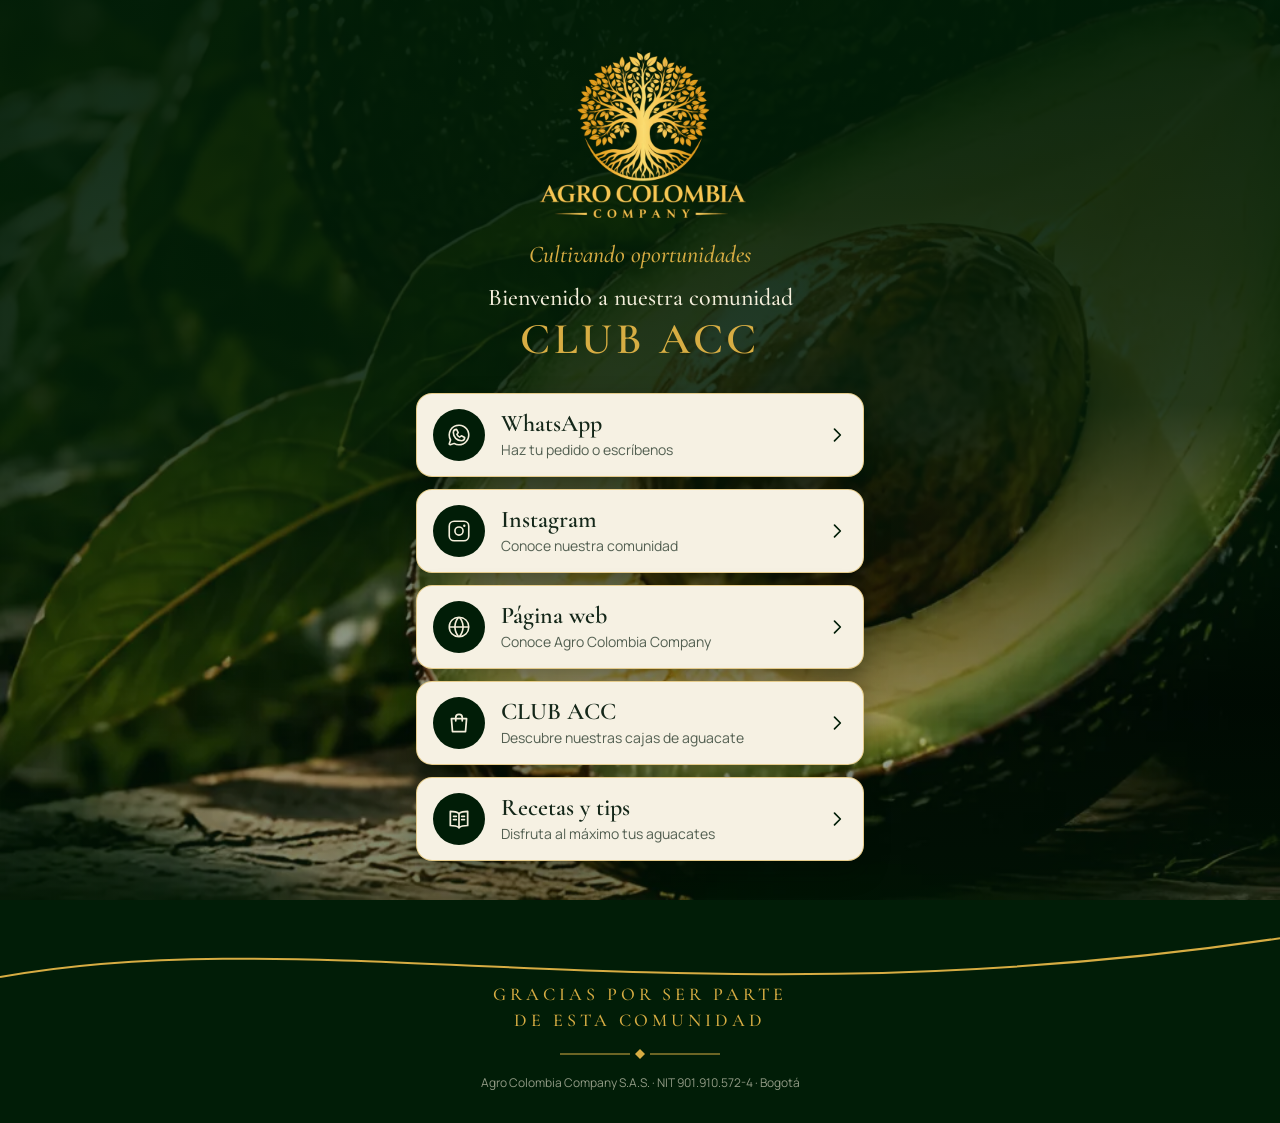
<file: club/index.html>
<!doctype html>
<html lang="es">
<head>
  <meta charset="utf-8" />
  <meta name="viewport" content="width=device-width, initial-scale=1, viewport-fit=cover" />
  <title>Club ACC | Agro Colombia Company</title>
  <meta name="description" content="Bienvenido a la comunidad Club ACC de Agro Colombia Company: pedidos por WhatsApp, cajas de aguacate Hass, recetas y tips." />
  <!-- Página de destino del código QR: no se enlaza desde el sitio ni se indexa. -->
  <meta name="robots" content="noindex, follow" />
  <meta name="theme-color" content="#011d07" />
  <link rel="icon" type="image/png" href="/assets/imgs/brand/favicon-agrocolombia.png" />
  <link rel="preconnect" href="https://fonts.googleapis.com" />
  <link rel="preconnect" href="https://fonts.gstatic.com" crossorigin />
  <link href="https://fonts.googleapis.com/css2?family=Cormorant+Garamond:ital,wght@0,500;0,600;1,500&family=Manrope:wght@400;500;600&display=swap" rel="stylesheet" />
  <link rel="stylesheet" href="/assets/css/icons.css" />
  <style>
    :root {
      --forest: #011d07;
      --forest-deep: #000e03;
      --gold: #d7ad43;
      --gold-hover: #f1d47e;
      --cream: #f4eedb;
      --card: #f6f1e3;
      --ink: #142719;
      --muted: rgba(20, 39, 25, .72);
      --font-display: 'Cormorant Garamond', Georgia, serif;
      --font-sans: 'Manrope', system-ui, -apple-system, 'Segoe UI', sans-serif;
      --ease-out: cubic-bezier(0.23, 1, 0.32, 1);
    }

    * { box-sizing: border-box; }
    html { -webkit-text-size-adjust: 100%; }
    body {
      margin: 0;
      min-height: 100svh;
      background: var(--forest);
      color: var(--cream);
      font-family: var(--font-sans);
      -webkit-font-smoothing: antialiased;
      -webkit-tap-highlight-color: transparent;
    }

    /* Fondo: aguacate partido al pie, follaje oscurecido arriba */
    .backdrop {
      position: fixed; inset: 0; z-index: -1;
      background:
        linear-gradient(180deg, rgba(1, 29, 7, .94) 0%, rgba(1, 29, 7, .86) 45%, rgba(1, 29, 7, .35) 78%, rgba(1, 29, 7, .55) 100%),
        url('/assets/imgs/club/fondo.webp') center bottom / cover no-repeat,
        var(--forest);
    }

    .club {
      width: 100%; max-width: 480px; min-height: 100svh;
      margin: 0 auto;
      padding: max(32px, env(safe-area-inset-top)) 16px 0;
      display: flex; flex-direction: column;
    }

    .club-head { text-align: center; }
    .club-logo { display: block; width: min(240px, 62vw); height: auto; margin: 0 auto; }
    .club-tagline {
      margin: 12px 0 0;
      font-family: var(--font-display); font-style: italic; font-weight: 500;
      font-size: 24px; line-height: 32px; color: var(--gold);
    }
    .club-welcome { margin: 12px 0 0; font-family: var(--font-display); font-weight: 500; font-size: 24px; line-height: 30px; }
    .club-title {
      margin: 0;
      font-family: var(--font-display); font-weight: 600;
      font-size: 44px; line-height: 52px; letter-spacing: .08em;
      color: var(--gold);
    }

    .club-links { list-style: none; margin: 28px 0 0; padding: 0; display: grid; gap: 12px; }
    .club-link {
      display: flex; align-items: center; gap: 16px;
      width: 100%; min-height: 84px; padding: 14px 16px;
      border: 1px solid rgba(215, 173, 67, .55); border-radius: 16px;
      background: var(--card); color: var(--ink);
      font: inherit; text-align: left; text-decoration: none; cursor: pointer;
      box-shadow: 0 10px 24px rgba(0, 14, 3, .35);
      transition: transform 160ms var(--ease-out), box-shadow 160ms var(--ease-out);
    }
    .club-link:active { transform: scale(.98); }
    @media (hover: hover) {
      .club-link:hover { box-shadow: 0 14px 32px rgba(0, 14, 3, .45), 0 0 0 1px var(--gold); }
    }
    .club-link:focus-visible { outline: 2px solid var(--gold-hover); outline-offset: 3px; }

    .club-link-icon {
      flex: none; display: grid; place-items: center;
      width: 52px; height: 52px; border-radius: 50%;
      background: var(--forest); color: var(--cream); font-size: 26px;
    }
    .club-link-icon svg { width: 26px; height: 26px; }
    .club-link-text { flex: 1; min-width: 0; }
    .club-link-text b { display: block; font-family: var(--font-display); font-weight: 600; font-size: 24px; line-height: 28px; }
    .club-link-text span { display: block; margin-top: 2px; font-size: 14px; line-height: 20px; color: var(--muted); }
    .club-link-caret { flex: none; width: 20px; height: 20px; color: var(--forest); }

    .club-foot {
      position: relative;
      width: 100vw;
      margin: 48px 0 0 calc(50% - 50vw);
      padding: 72px 16px max(32px, env(safe-area-inset-bottom));
      text-align: center;
    }
    .club-wave { position: absolute; inset: 0 0 auto; width: 100%; height: 100%; }
    .club-foot p {
      position: relative; margin: 0;
      font-family: var(--font-display); font-weight: 500;
      font-size: 18px; line-height: 26px; letter-spacing: .22em; text-transform: uppercase;
      color: var(--gold);
    }
    .club-foot small { position: relative; display: block; margin-top: 16px; font-size: 12px; line-height: 16px; color: rgba(244, 238, 219, .6); }
    .club-ornament { position: relative; display: block; width: 160px; height: 10px; margin: 16px auto 0; }

    /* Hoja de recetas y tips */
    .tips {
      width: 100%; max-width: 480px; max-height: 88svh;
      margin: auto auto 0; padding: 0;
      border: 0; border-radius: 24px 24px 0 0;
      background: var(--card); color: var(--ink);
    }
    .tips::backdrop { background: rgba(0, 14, 3, .6); }
    .tips[open] { animation: sheet-in 300ms var(--ease-out); }
    @keyframes sheet-in { from { transform: translateY(100%); } }
    .tips-inner { padding: 24px 20px max(32px, env(safe-area-inset-bottom)); }
    .tips-head { display: flex; align-items: center; justify-content: space-between; gap: 16px; }
    .tips h2 { margin: 0; font-family: var(--font-display); font-weight: 600; font-size: 30px; line-height: 36px; }
    .tips h3 { margin: 24px 0 8px; font-family: var(--font-display); font-weight: 600; font-size: 22px; line-height: 28px; color: var(--forest); }
    .tips p, .tips li { font-size: 15px; line-height: 24px; color: var(--muted); }
    .tips p { margin: 0; }
    .tips ul, .tips ol { margin: 0; padding-left: 20px; }
    .tips li + li { margin-top: 6px; }
    .tips-close {
      flex: none; display: grid; place-items: center;
      width: 44px; height: 44px; border: 0; border-radius: 50%;
      background: var(--forest); color: var(--cream); font-size: 20px; cursor: pointer;
    }
    .tips-cta { display: inline-flex; align-items: center; gap: 8px; margin-top: 24px; color: var(--forest); font-weight: 600; }

    @media (prefers-reduced-motion: reduce) {
      .club-link, .tips[open] { transition: none; animation: none; }
    }
  </style>
</head>
<body>
  <div class="backdrop" aria-hidden="true"></div>

  <main class="club">
    <header class="club-head">
      <img class="club-logo" src="/assets/imgs/club/logo.webp" alt="Agro Colombia Company" width="640" height="520" />
      <p class="club-tagline">Cultivando oportunidades</p>
      <p class="club-welcome">Bienvenido a nuestra comunidad</p>
      <h1 class="club-title">CLUB ACC</h1>
    </header>

    <ul class="club-links">
      <li>
        <a class="club-link" href="https://wa.me/573116845523?text=Hola%2C%20vengo%20del%20Club%20ACC%20y%20quiero%20hacer%20un%20pedido." target="_blank" rel="noopener">
          <span class="club-link-icon"><i class="icon icon-whatsapp-logo" aria-hidden="true"></i></span>
          <span class="club-link-text"><b>WhatsApp</b><span>Haz tu pedido o escríbenos</span></span>
          <svg class="club-link-caret" viewBox="0 0 24 24" fill="none" stroke="currentColor" stroke-width="2" stroke-linecap="round" stroke-linejoin="round" aria-hidden="true"><path d="m9 5 7 7-7 7" /></svg>
        </a>
      </li>
      <li>
        <a class="club-link" href="https://www.instagram.com/agrocolombiacompany/" target="_blank" rel="noopener">
          <span class="club-link-icon"><i class="icon icon-instagram-logo" aria-hidden="true"></i></span>
          <span class="club-link-text"><b>Instagram</b><span>Conoce nuestra comunidad</span></span>
          <svg class="club-link-caret" viewBox="0 0 24 24" fill="none" stroke="currentColor" stroke-width="2" stroke-linecap="round" stroke-linejoin="round" aria-hidden="true"><path d="m9 5 7 7-7 7" /></svg>
        </a>
      </li>
      <li>
        <a class="club-link" href="/">
          <span class="club-link-icon"><i class="icon icon-globe-simple" aria-hidden="true"></i></span>
          <span class="club-link-text"><b>Página web</b><span>Conoce Agro Colombia Company</span></span>
          <svg class="club-link-caret" viewBox="0 0 24 24" fill="none" stroke="currentColor" stroke-width="2" stroke-linecap="round" stroke-linejoin="round" aria-hidden="true"><path d="m9 5 7 7-7 7" /></svg>
        </a>
      </li>
      <li>
        <a class="club-link" href="/clubacc/">
          <span class="club-link-icon"><svg viewBox="0 0 24 24" fill="none" stroke="currentColor" stroke-width="1.6" stroke-linecap="round" stroke-linejoin="round" aria-hidden="true"><path d="M5 8h14l-1 12H6L5 8Z" /><path d="M9 10V7a3 3 0 0 1 6 0v3" /></svg></span>
          <span class="club-link-text"><b>CLUB ACC</b><span>Descubre nuestras cajas de aguacate</span></span>
          <svg class="club-link-caret" viewBox="0 0 24 24" fill="none" stroke="currentColor" stroke-width="2" stroke-linecap="round" stroke-linejoin="round" aria-hidden="true"><path d="m9 5 7 7-7 7" /></svg>
        </a>
      </li>
      <li>
        <button class="club-link" type="button" data-open-tips aria-haspopup="dialog">
          <span class="club-link-icon"><svg viewBox="0 0 24 24" fill="none" stroke="currentColor" stroke-width="1.6" stroke-linecap="round" stroke-linejoin="round" aria-hidden="true"><path d="M12 7c-2-1.5-5-2-8-2v13c3 0 6 .5 8 2 2-1.5 5-2 8-2V5c-3 0-6 .5-8 2Z" /><path d="M12 7v13" /><path d="M7 9.5h2.5M7 12.5h2.5M14.5 9.5H17M14.5 12.5H17" /></svg></span>
          <span class="club-link-text"><b>Recetas y tips</b><span>Disfruta al máximo tus aguacates</span></span>
          <svg class="club-link-caret" viewBox="0 0 24 24" fill="none" stroke="currentColor" stroke-width="2" stroke-linecap="round" stroke-linejoin="round" aria-hidden="true"><path d="m9 5 7 7-7 7" /></svg>
        </button>
      </li>
    </ul>

    <footer class="club-foot">
      <svg class="club-wave" viewBox="0 0 480 220" preserveAspectRatio="none" aria-hidden="true">
        <path d="M0 70 C 120 10, 260 120, 480 30 V220 H0 Z" fill="#011d07" />
        <path d="M0 70 C 120 10, 260 120, 480 30" fill="none" stroke="#d7ad43" stroke-width="2" vector-effect="non-scaling-stroke" />
      </svg>
      <p>Gracias por ser parte<br />de esta comunidad</p>
      <svg class="club-ornament" viewBox="0 0 160 10" aria-hidden="true">
        <path d="M0 5h70M90 5h70" stroke="#d7ad43" stroke-width="1" />
        <path d="M80 0l5 5-5 5-5-5z" fill="#d7ad43" />
      </svg>
      <small>Agro Colombia Company S.A.S. · NIT 901.910.572-4 · Bogotá</small>
    </footer>
  </main>

  <dialog class="tips" aria-labelledby="tips-title">
    <div class="tips-inner">
      <div class="tips-head">
        <h2 id="tips-title">Recetas y tips</h2>
        <button class="tips-close" type="button" data-close-tips aria-label="Cerrar"><i class="icon icon-x" aria-hidden="true"></i></button>
      </div>

      <h3>¿Cómo saber si está listo?</h3>
      <ul>
        <li>La cáscara del Hass pasa de verde a morado oscuro, casi negro, al madurar.</li>
        <li>Presiónalo suavemente con la palma: si cede un poco, está listo para comer.</li>
        <li>Retira el pedúnculo: si debajo se ve verde, está en su punto.</li>
      </ul>

      <h3>Maduración y conservación</h3>
      <ul>
        <li>Conserva tus aguacates en la caja, a temperatura ambiente y en un lugar oscuro.</li>
        <li>Para acelerar, guárdalos en una bolsa de papel junto a un banano o una manzana.</li>
        <li>Cuando estén maduros, refrigéralos para prolongar su frescura.</li>
        <li>Si te sobra una mitad, déjale la semilla, úntale limón y cúbrela con film.</li>
      </ul>

      <h3>Arándanos</h3>
      <ul>
        <li>Guárdalos refrigerados y sin lavar; lávalos justo antes de comerlos.</li>
        <li>Perfectos en el desayuno con yogur y granola, en batidos o solos.</li>
      </ul>

      <h3>Guacamole clásico</h3>
      <ol>
        <li>Machaca 2 aguacates Hass maduros con un tenedor.</li>
        <li>Agrega cebolla roja y cilantro picados, tomate en cubos y el jugo de un limón.</li>
        <li>Sazona con sal al gusto y sirve de inmediato.</li>
      </ol>

      <h3>Tostada de aguacate</h3>
      <p>Tuesta una tajada de pan, cúbrela con aguacate en láminas o machacado, y termina con sal, pimienta, unas gotas de limón y, si quieres, un huevo encima.</p>

      <a class="tips-cta" href="https://www.instagram.com/agrocolombiacompany/" target="_blank" rel="noopener">Más ideas en Instagram <i class="icon icon-arrow-up-right" aria-hidden="true"></i></a>
    </div>
  </dialog>

  <script>
    const tips = document.querySelector('.tips');
    document.querySelector('[data-open-tips]').addEventListener('click', () => tips.showModal());
    document.querySelector('[data-close-tips]').addEventListener('click', () => tips.close());
    tips.addEventListener('click', (e) => { if (e.target === tips) tips.close(); });
  </script>
</body>
</html>
</file>
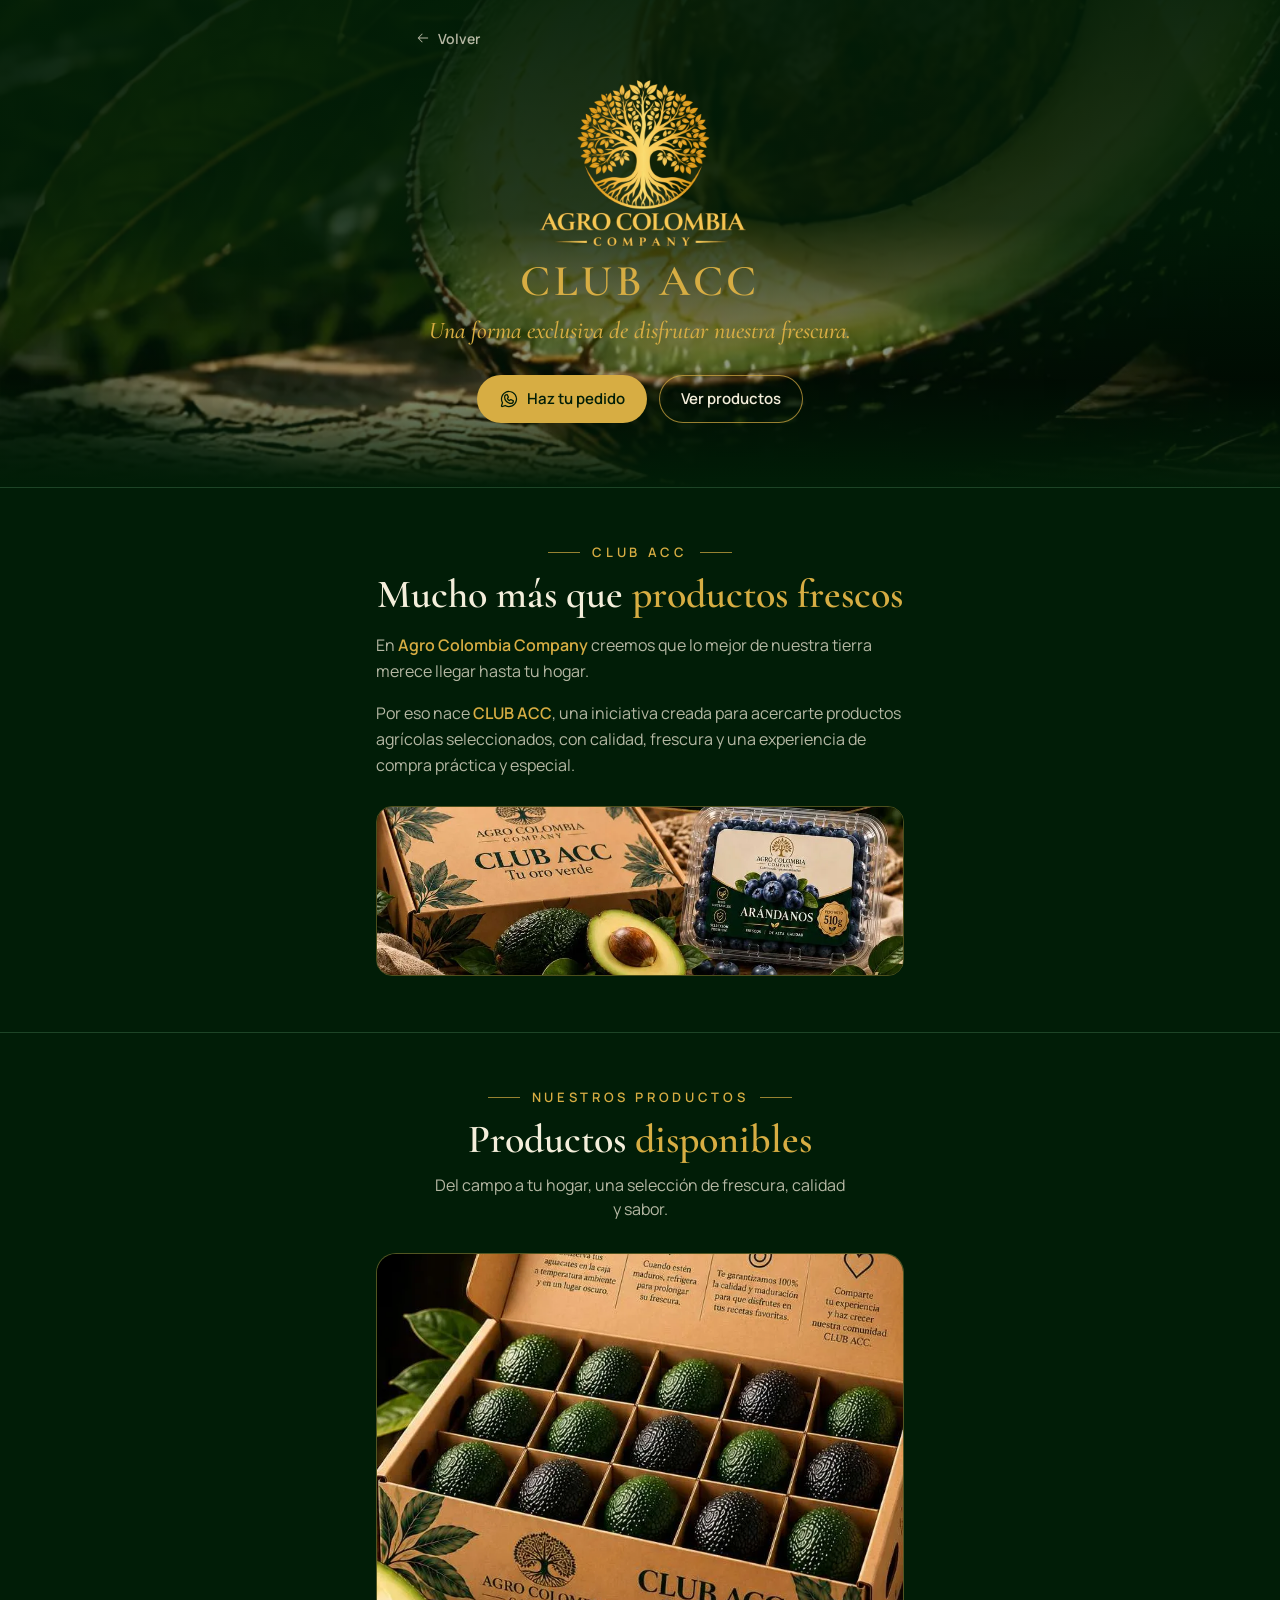
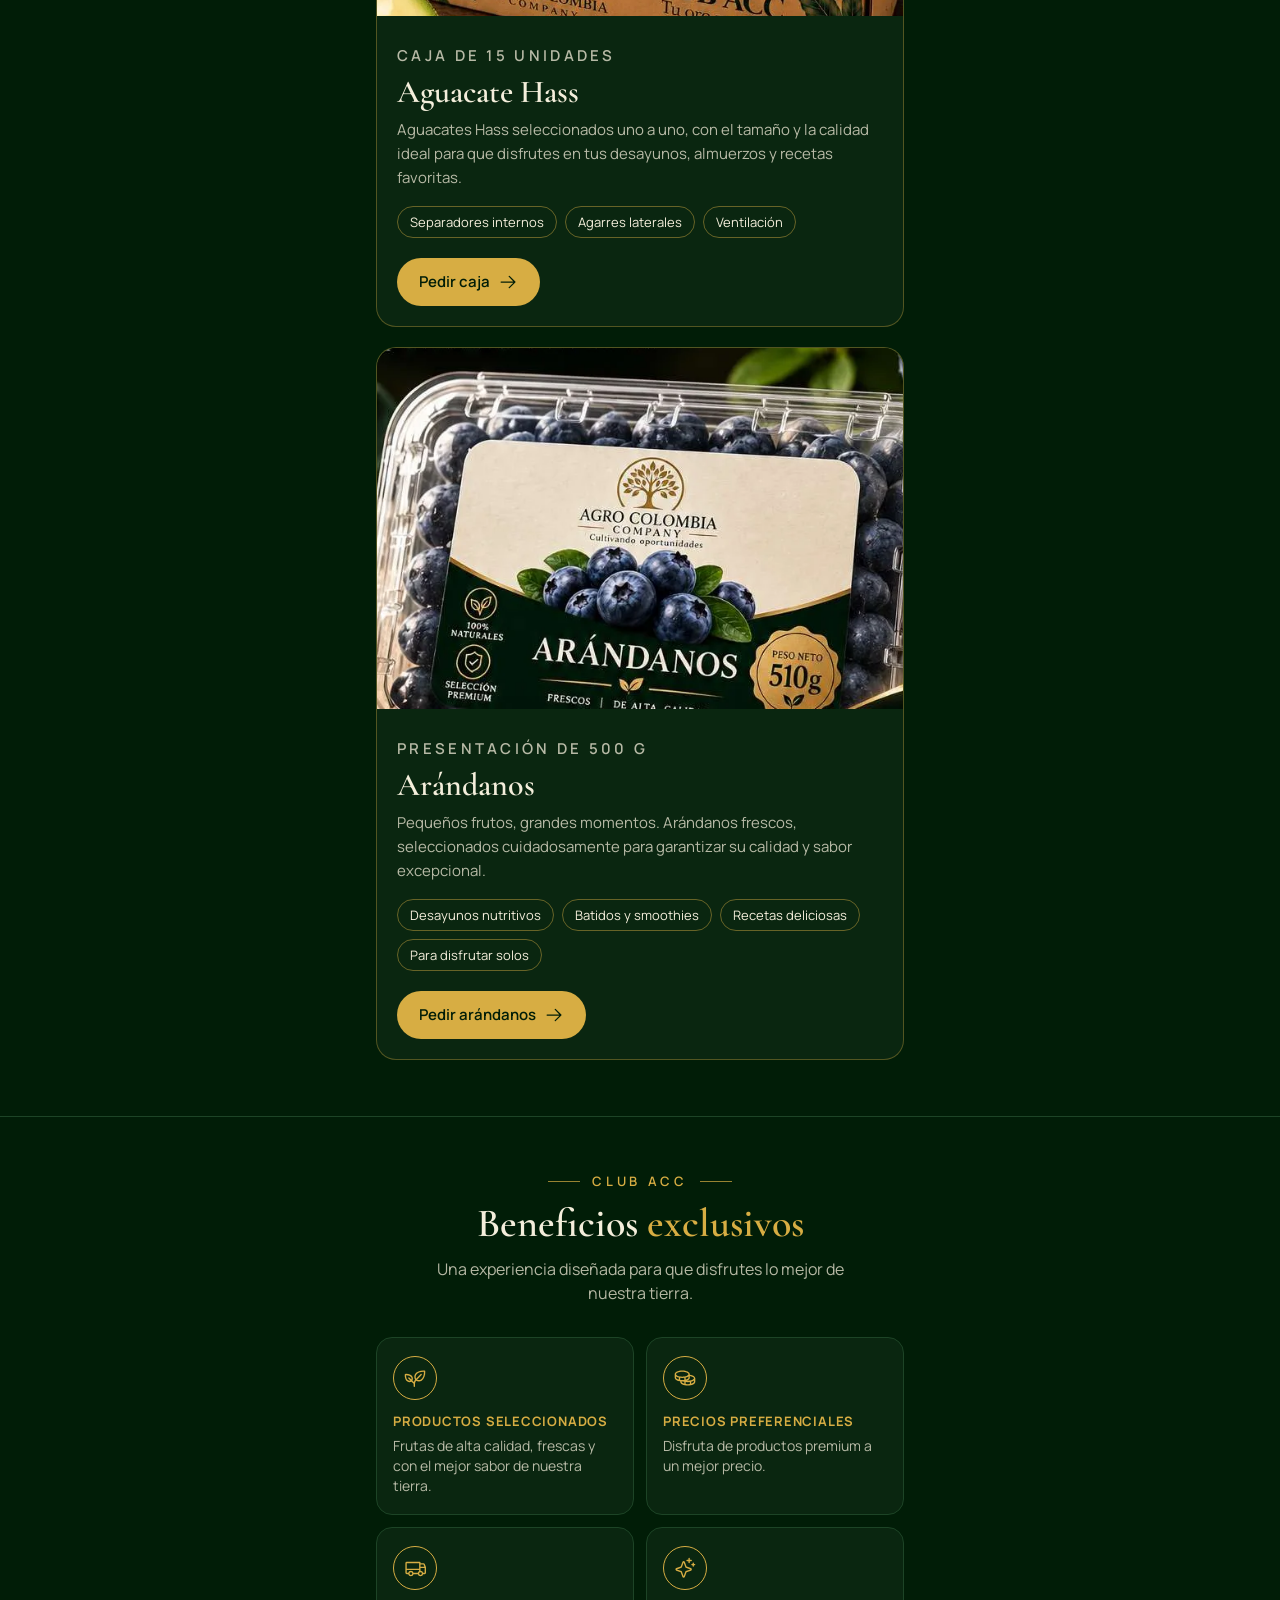
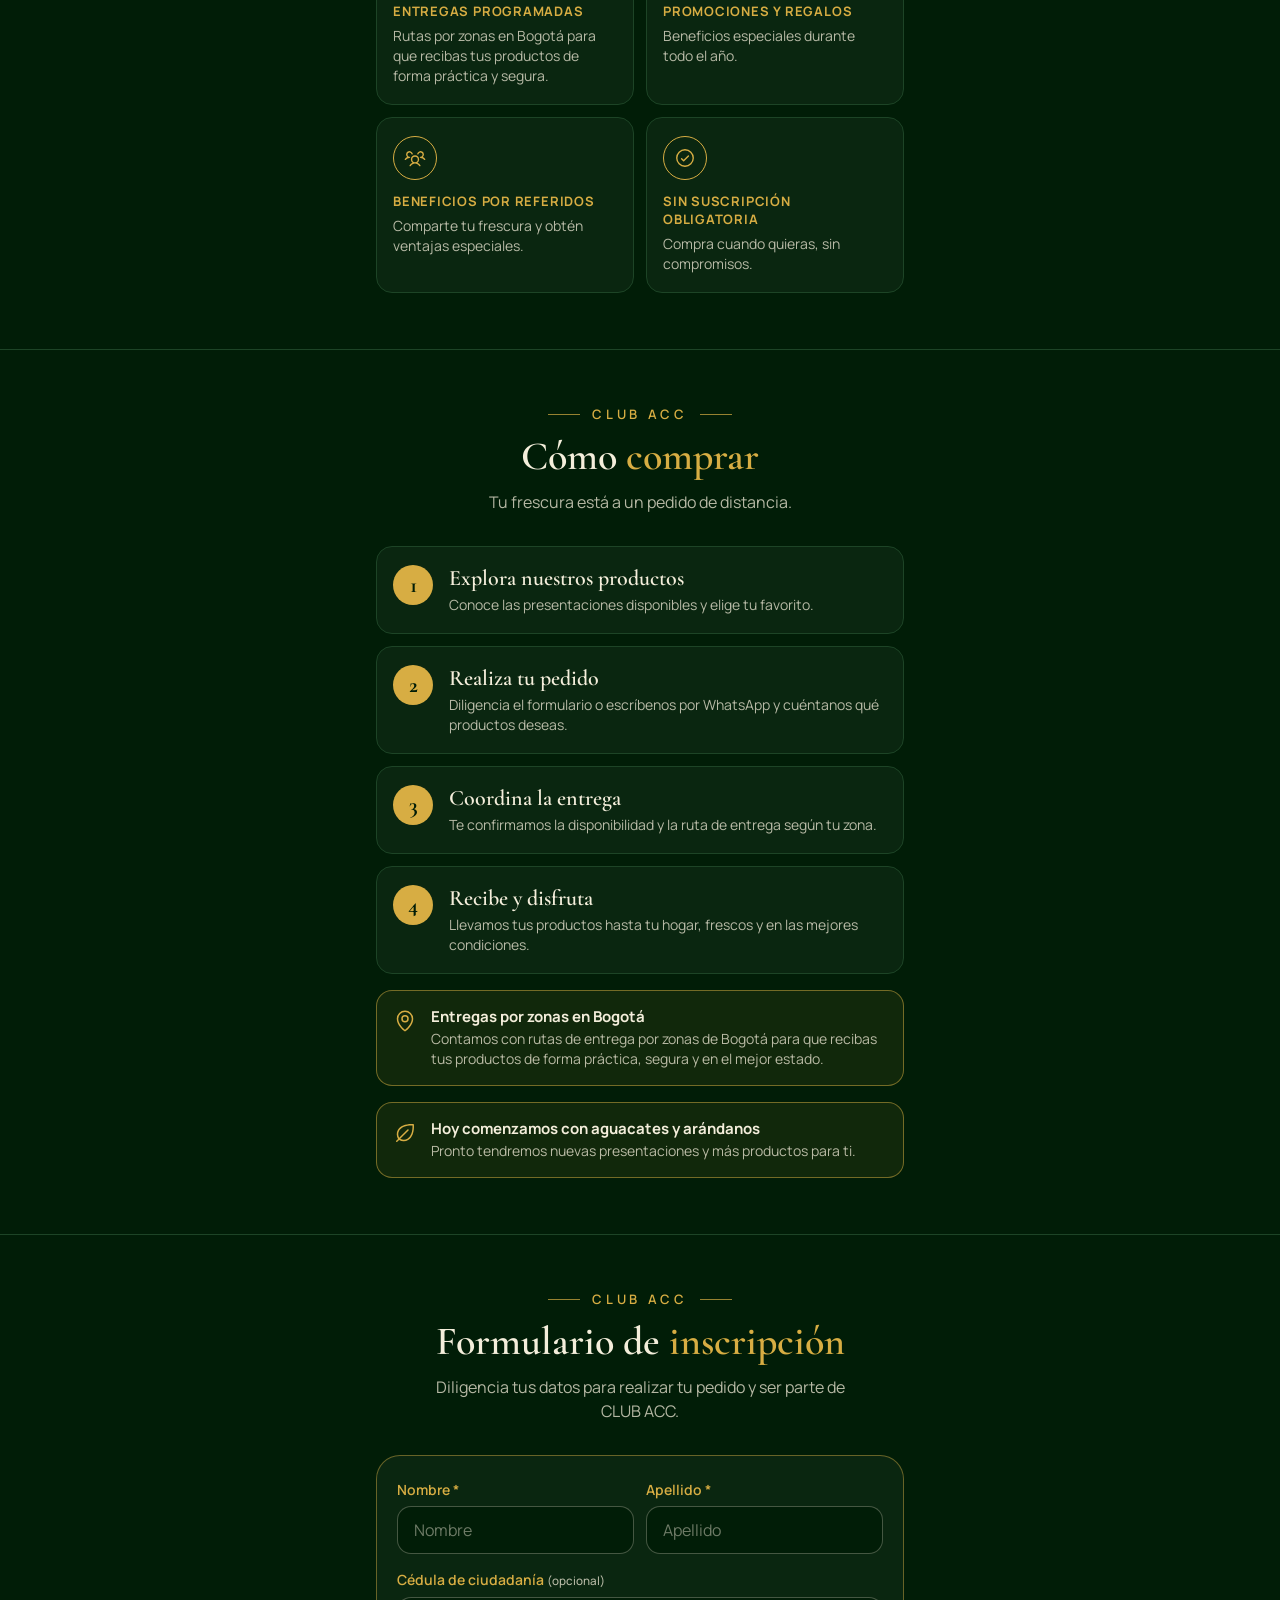
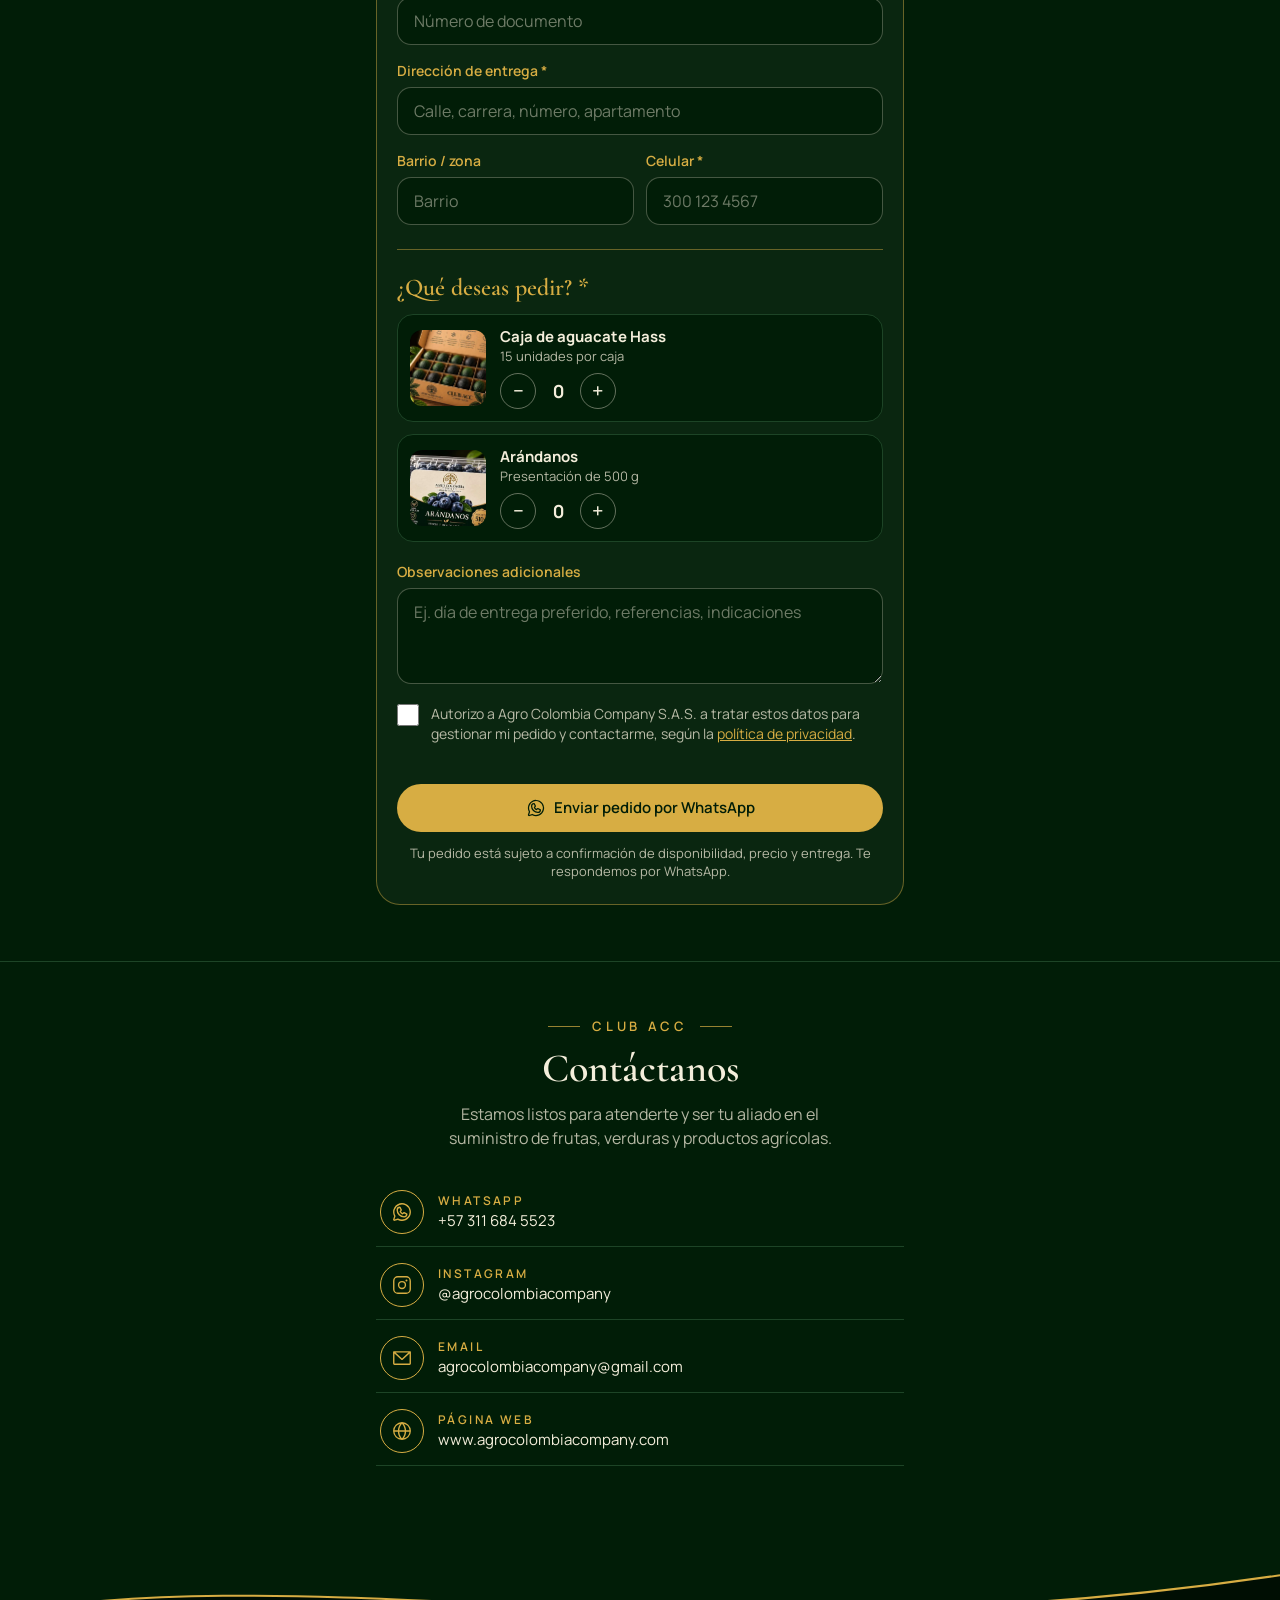
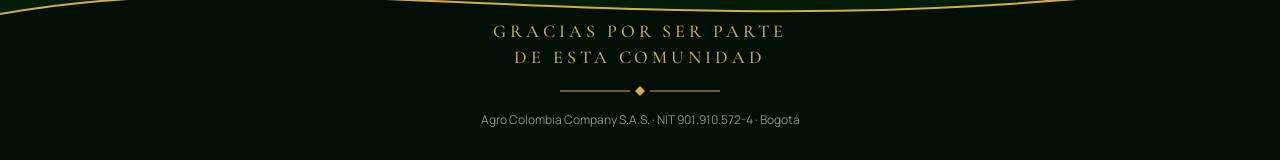
<file: clubacc/index.html>
<!doctype html>
<html lang="es">
<head>
  <meta charset="utf-8" />
  <meta name="viewport" content="width=device-width, initial-scale=1, viewport-fit=cover" />
  <title>Club ACC: aguacate Hass y arándanos | Agro Colombia Company</title>
  <meta name="description" content="Club ACC de Agro Colombia Company: cajas de aguacate Hass y arándanos frescos con entregas por zonas en Bogotá. Haz tu pedido por WhatsApp." />
  <!-- Página del Club ACC: se llega desde /club/ (QR); no se enlaza desde el sitio ni se indexa. -->
  <meta name="robots" content="noindex, follow" />
  <meta name="theme-color" content="#011d07" />
  <link rel="icon" type="image/png" href="/assets/imgs/brand/favicon-agrocolombia.png" />
  <link rel="preconnect" href="https://fonts.googleapis.com" />
  <link rel="preconnect" href="https://fonts.gstatic.com" crossorigin />
  <link href="https://fonts.googleapis.com/css2?family=Cormorant+Garamond:ital,wght@0,500;0,600;1,500&family=Manrope:wght@400;500;600;700&display=swap" rel="stylesheet" />
  <link rel="stylesheet" href="/assets/css/icons.css" />
  <style>
    :root {
      --forest: #011d07;
      --forest-deep: #000e03;
      --forest-raised: #0a2610;
      --forest-line: #1d4426;
      --gold: #d7ad43;
      --gold-hover: #f1d47e;
      --cream: #f4eedb;
      --cream-muted: rgba(244, 238, 219, .74);
      --card: #f6f1e3;
      --ink: #142719;
      --muted: rgba(20, 39, 25, .72);
      --danger: #f0a58f;
      --font-display: 'Cormorant Garamond', Georgia, serif;
      --font-sans: 'Manrope', system-ui, -apple-system, 'Segoe UI', sans-serif;
      --ease-out: cubic-bezier(0.23, 1, 0.32, 1);
    }

    * { box-sizing: border-box; }
    html { -webkit-text-size-adjust: 100%; scroll-behavior: smooth; }
    body {
      margin: 0;
      background: var(--forest);
      color: var(--cream);
      font-family: var(--font-sans);
      -webkit-font-smoothing: antialiased;
      -webkit-tap-highlight-color: transparent;
    }
    img { max-width: 100%; }
    .wrap { width: 100%; max-width: 560px; margin: 0 auto; padding: 0 16px; }

    /* ---------- Portada con enlaces ---------- */
    .hero { position: relative; isolation: isolate; }
    .backdrop {
      position: absolute; inset: 0; z-index: -1;
      background:
        linear-gradient(180deg, rgba(1, 29, 7, .94) 0%, rgba(1, 29, 7, .86) 45%, rgba(1, 29, 7, .4) 78%, rgba(1, 29, 7, 1) 100%),
        url('/assets/imgs/club/fondo.webp') center bottom / cover no-repeat,
        var(--forest);
    }
    .club { max-width: 480px; padding-top: max(16px, env(safe-area-inset-top)); padding-bottom: 64px; }

    .club-head { text-align: center; }
    .club-logo { display: block; width: min(240px, 62vw); height: auto; margin: 0 auto; }
    .club-tagline {
      margin: 8px 0 0;
      font-family: var(--font-display); font-style: italic; font-weight: 500;
      font-size: 24px; line-height: 32px; color: var(--gold);
    }
    .club-title {
      margin: 0;
      font-family: var(--font-display); font-weight: 600;
      font-size: 44px; line-height: 52px; letter-spacing: .08em;
      color: var(--gold);
    }

    .back { display: inline-flex; align-items: center; gap: 8px; min-height: 44px; color: var(--cream-muted); font-size: 14px; font-weight: 600; text-decoration: none; }
    .back:focus-visible { outline: 2px solid var(--gold-hover); outline-offset: 3px; }
    .hero-actions { display: flex; flex-wrap: wrap; justify-content: center; gap: 12px; margin-top: 28px; }
    .button.button-ghost { background: transparent; color: var(--cream); box-shadow: inset 0 0 0 1px rgba(215, 173, 67, .7); }
    @media (hover: hover) { .button.button-ghost:hover { background: rgba(215, 173, 67, .14); } }

    /* ---------- Secciones ---------- */
    .section { padding: 56px 0; border-top: 1px solid var(--forest-line); }
    .eyebrow {
      display: flex; align-items: center; justify-content: center; gap: 12px;
      margin: 0; font-size: 13px; line-height: 16px; font-weight: 600; letter-spacing: .28em; text-transform: uppercase; color: var(--gold);
    }
    .eyebrow::before, .eyebrow::after { content: ''; width: 32px; height: 1px; background: var(--gold); opacity: .7; }
    .section-title {
      margin: 12px 0 0; text-align: center;
      font-family: var(--font-display); font-weight: 600; font-size: 40px; line-height: 44px; color: var(--cream);
    }
    .section-title em { font-style: normal; color: var(--gold); }
    .section-lead { margin: 12px auto 0; max-width: 420px; text-align: center; font-size: 16px; line-height: 24px; color: var(--cream-muted); }
    .prose p { margin: 16px 0 0; font-size: 16px; line-height: 26px; color: var(--cream-muted); }
    .prose b { color: var(--gold); font-weight: 600; }
    .scene { display: block; width: 100%; height: auto; margin-top: 28px; border-radius: 16px; border: 1px solid rgba(215, 173, 67, .35); }

    /* Productos */
    .products { display: grid; gap: 20px; margin-top: 32px; }
    .product { overflow: hidden; border-radius: 20px; background: var(--forest-raised); border: 1px solid rgba(215, 173, 67, .35); }
    .product img { display: block; width: 100%; height: auto; aspect-ratio: 16 / 11; object-fit: cover; }
    .product-body { padding: 20px; }
    .product-tag { margin: 0; font-size: 13px; line-height: 16px; font-weight: 600; letter-spacing: .22em; text-transform: uppercase; color: var(--gold); }
    .product h3 { margin: 6px 0 0; font-family: var(--font-display); font-weight: 600; font-size: 32px; line-height: 36px; }
    .product p { margin: 8px 0 0; font-size: 15px; line-height: 24px; color: var(--cream-muted); }
    .features { list-style: none; margin: 16px 0 0; padding: 0; display: flex; flex-wrap: wrap; gap: 8px; }
    .features li { padding: 6px 12px; border: 1px solid rgba(215, 173, 67, .45); border-radius: 999px; font-size: 13px; line-height: 18px; color: var(--cream); }
    .product .button { margin-top: 20px; }

    .button {
      display: inline-flex; align-items: center; justify-content: center; gap: 8px;
      min-height: 48px; padding: 12px 22px; border: 0; border-radius: 999px;
      background: var(--gold); color: var(--forest);
      font: 600 15px/20px var(--font-sans); text-decoration: none; cursor: pointer;
      transition: transform 160ms var(--ease-out), background-color 160ms var(--ease-out);
    }
    .button:active { transform: scale(.97); }
    @media (hover: hover) { .button:hover { background: var(--gold-hover); } }
    .button-block { width: 100%; }
    .button .icon { font-size: 20px; }

    /* Beneficios y pasos */
    .grid { display: grid; grid-template-columns: 1fr 1fr; gap: 12px; margin-top: 32px; }
    .tile { padding: 18px 16px; border-radius: 16px; background: var(--forest-raised); border: 1px solid var(--forest-line); }
    .tile-icon { display: grid; place-items: center; width: 44px; height: 44px; border-radius: 50%; border: 1px solid var(--gold); color: var(--gold); font-size: 22px; }
    .tile-icon svg { width: 22px; height: 22px; }
    .tile h3 { margin: 12px 0 0; font-size: 13px; line-height: 18px; font-weight: 700; letter-spacing: .06em; text-transform: uppercase; color: var(--gold); }
    .tile p { margin: 6px 0 0; font-size: 14px; line-height: 20px; color: var(--cream-muted); }

    .steps { list-style: none; margin: 32px 0 0; padding: 0; display: grid; gap: 12px; counter-reset: step; }
    .steps li { display: flex; gap: 16px; padding: 18px 16px; border-radius: 16px; background: var(--forest-raised); border: 1px solid var(--forest-line); }
    .steps li::before {
      counter-increment: step; content: counter(step);
      flex: none; display: grid; place-items: center; width: 40px; height: 40px; border-radius: 50%;
      background: var(--gold); color: var(--forest); font: 700 22px/1 var(--font-display);
    }
    .steps h3 { margin: 0; font-family: var(--font-display); font-weight: 600; font-size: 22px; line-height: 26px; }
    .steps p { margin: 4px 0 0; font-size: 14px; line-height: 20px; color: var(--cream-muted); }
    .note {
      display: flex; gap: 14px; align-items: flex-start; margin-top: 16px; padding: 16px;
      border-radius: 16px; border: 1px solid rgba(215, 173, 67, .5); background: rgba(215, 173, 67, .08);
    }
    .note .icon { flex: none; font-size: 24px; color: var(--gold); margin-top: 2px; }
    .note p { margin: 0; font-size: 14px; line-height: 20px; color: var(--cream-muted); }
    .note b { display: block; color: var(--cream); font-size: 15px; margin-bottom: 2px; }

    /* Formulario */
    .form { margin-top: 32px; padding: 24px 20px; border-radius: 24px; background: var(--forest-raised); border: 1px solid rgba(215, 173, 67, .45); }
    .field-row { display: grid; grid-template-columns: 1fr 1fr; gap: 12px; }
    .field { display: grid; gap: 6px; margin-top: 16px; min-width: 0; }
    .field:first-child { margin-top: 0; }
    .field-row .field { margin-top: 16px; }
    .field-row:first-child .field { margin-top: 0; }
    .field label, .legend { font-size: 14px; line-height: 20px; font-weight: 600; color: var(--gold); }
    .field label small { font-weight: 500; color: var(--cream-muted); }
    .field input, .field textarea {
      width: 100%; min-height: 48px; padding: 12px 16px;
      border: 1px solid rgba(244, 238, 219, .28); border-radius: 14px;
      background: var(--forest); color: var(--cream);
      font: 400 16px/22px var(--font-sans);
      transition: border-color 160ms var(--ease-out);
    }
    .field textarea { min-height: 96px; resize: vertical; }
    .field input::placeholder, .field textarea::placeholder { color: rgba(244, 238, 219, .45); }
    .field input:focus, .field textarea:focus { outline: none; border-color: var(--gold); }
    .field input:user-invalid { border-color: var(--danger); }

    .divider { height: 1px; margin: 24px 0; background: rgba(215, 173, 67, .45); border: 0; }
    .legend { display: block; font-family: var(--font-display); font-size: 24px; line-height: 28px; font-weight: 600; }
    .order { display: grid; gap: 12px; margin-top: 12px; }
    .order-item { display: flex; align-items: center; gap: 14px; padding: 12px; border-radius: 16px; background: var(--forest); border: 1px solid var(--forest-line); transition: border-color 160ms var(--ease-out); }
    .order-item.is-on { border-color: var(--gold); }
    .order-item img { flex: none; width: 76px; height: 76px; border-radius: 12px; object-fit: cover; }
    .order-info { flex: 1; min-width: 0; }
    .order-info b { display: block; font-size: 15px; line-height: 20px; }
    .order-info span { display: block; font-size: 13px; line-height: 18px; color: var(--cream-muted); }
    .stepper { display: flex; align-items: center; gap: 6px; margin-top: 8px; }
    .stepper button {
      display: grid; place-items: center; width: 36px; height: 36px; padding: 0;
      border: 1px solid rgba(244, 238, 219, .4); border-radius: 50%;
      background: transparent; color: var(--cream); font: 500 20px/1 var(--font-sans); cursor: pointer;
      touch-action: manipulation;
    }
    .stepper button:active { transform: scale(.92); }
    .stepper output { min-width: 32px; text-align: center; font-size: 18px; font-weight: 700; font-variant-numeric: tabular-nums; }

    .consent { display: flex; gap: 12px; align-items: flex-start; margin-top: 20px; font-size: 14px; line-height: 20px; color: var(--cream-muted); cursor: pointer; }
    .consent input { flex: none; width: 22px; height: 22px; margin: 0; accent-color: var(--gold); }
    .consent a { color: var(--gold); }
    .form-error { min-height: 20px; margin: 12px 0 0; font-size: 14px; line-height: 20px; color: var(--danger); }
    .form-foot { margin: 12px 0 0; text-align: center; font-size: 13px; line-height: 18px; color: var(--cream-muted); }
    .form .button { margin-top: 8px; }

    /* Contacto y cierre */
    .contact { list-style: none; margin: 28px 0 0; padding: 0; display: grid; gap: 4px; }
    .contact a { display: flex; align-items: center; gap: 14px; padding: 12px 4px; border-bottom: 1px solid var(--forest-line); color: var(--cream); text-decoration: none; overflow-wrap: anywhere; }
    .contact-icon { flex: none; display: grid; place-items: center; width: 44px; height: 44px; border-radius: 50%; border: 1px solid var(--gold); color: var(--gold); font-size: 22px; }
    .contact-icon i { font-size: 22px; }
    .contact small { display: block; font-size: 12px; line-height: 16px; font-weight: 600; letter-spacing: .2em; text-transform: uppercase; color: var(--gold); }
    .contact span span { font-size: 15px; line-height: 22px; }

    .club-foot { position: relative; margin-top: 24px; padding: 72px 16px max(32px, env(safe-area-inset-bottom)); text-align: center; }
    .club-wave { position: absolute; inset: 0 0 auto; width: 100%; height: 100%; }
    .club-foot p {
      position: relative; margin: 0;
      font-family: var(--font-display); font-weight: 500;
      font-size: 18px; line-height: 26px; letter-spacing: .22em; text-transform: uppercase;
      color: var(--gold);
    }
    .club-foot small { position: relative; display: block; margin-top: 16px; font-size: 12px; line-height: 16px; color: rgba(244, 238, 219, .6); }
    .club-ornament { position: relative; display: block; width: 160px; height: 10px; margin: 16px auto 0; }

    @media (max-width: 360px) {
      .grid, .field-row { grid-template-columns: 1fr; }
    }
    @media (prefers-reduced-motion: reduce) {
      html { scroll-behavior: auto; }
      .button { transition: none; }
    }
  </style>
</head>
<body>
  <header class="hero">
    <div class="backdrop" aria-hidden="true"></div>
    <div class="wrap club">
      <a class="back" href="/club/"><i class="icon icon-arrow-left" aria-hidden="true"></i> Volver</a>
      <div class="club-head">
        <img class="club-logo" src="/assets/imgs/club/logo.webp" alt="Agro Colombia Company" width="640" height="520" />
        <h1 class="club-title">CLUB ACC</h1>
        <p class="club-tagline">Una forma exclusiva de disfrutar nuestra frescura.</p>
        <div class="hero-actions">
          <a class="button" href="#pedido"><i class="icon icon-whatsapp-logo" aria-hidden="true"></i> Haz tu pedido</a>
          <a class="button button-ghost" href="#productos">Ver productos</a>
        </div>
      </div>
    </div>
  </header>

  <main>
    <section class="section" id="club" aria-labelledby="club-title">
      <div class="wrap">
        <p class="eyebrow">Club ACC</p>
        <h2 class="section-title" id="club-title">Mucho más que <em>productos frescos</em></h2>
        <div class="prose">
          <p>En <b>Agro Colombia Company</b> creemos que lo mejor de nuestra tierra merece llegar hasta tu hogar.</p>
          <p>Por eso nace <b>CLUB ACC</b>, una iniciativa creada para acercarte productos agrícolas seleccionados, con calidad, frescura y una experiencia de compra práctica y especial.</p>
        </div>
        <img class="scene" src="/assets/imgs/club/escena.webp" alt="Caja Club ACC, aguacates Hass y arándanos frescos" width="970" height="310" loading="lazy" />
      </div>
    </section>

    <section class="section" id="productos" aria-labelledby="productos-title">
      <div class="wrap">
        <p class="eyebrow">Nuestros productos</p>
        <h2 class="section-title" id="productos-title">Productos <em>disponibles</em></h2>
        <p class="section-lead">Del campo a tu hogar, una selección de frescura, calidad y sabor.</p>

        <div class="products">
          <article class="product">
            <img src="/assets/imgs/club/caja.webp" alt="Caja Club ACC con 15 aguacates Hass" width="724" height="610" loading="lazy" />
            <div class="product-body">
              <p class="product-tag">Caja de 15 unidades</p>
              <h3>Aguacate Hass</h3>
              <p>Aguacates Hass seleccionados uno a uno, con el tamaño y la calidad ideal para que disfrutes en tus desayunos, almuerzos y recetas favoritas.</p>
              <ul class="features">
                <li>Separadores internos</li>
                <li>Agarres laterales</li>
                <li>Ventilación</li>
              </ul>
              <a class="button" href="#pedido" data-pick="aguacate">Pedir caja <i class="icon icon-arrow-right" aria-hidden="true"></i></a>
            </div>
          </article>

          <article class="product">
            <img src="/assets/imgs/club/arandanos.webp" alt="Arándanos frescos Agro Colombia Company en presentación de 500 g" width="680" height="440" loading="lazy" />
            <div class="product-body">
              <p class="product-tag">Presentación de 500 g</p>
              <h3>Arándanos</h3>
              <p>Pequeños frutos, grandes momentos. Arándanos frescos, seleccionados cuidadosamente para garantizar su calidad y sabor excepcional.</p>
              <ul class="features">
                <li>Desayunos nutritivos</li>
                <li>Batidos y smoothies</li>
                <li>Recetas deliciosas</li>
                <li>Para disfrutar solos</li>
              </ul>
              <a class="button" href="#pedido" data-pick="arandanos">Pedir arándanos <i class="icon icon-arrow-right" aria-hidden="true"></i></a>
            </div>
          </article>
        </div>
      </div>
    </section>

    <section class="section" id="beneficios" aria-labelledby="beneficios-title">
      <div class="wrap">
        <p class="eyebrow">Club ACC</p>
        <h2 class="section-title" id="beneficios-title">Beneficios <em>exclusivos</em></h2>
        <p class="section-lead">Una experiencia diseñada para que disfrutes lo mejor de nuestra tierra.</p>
        <div class="grid">
          <div class="tile">
            <span class="tile-icon"><i class="icon icon-plant" aria-hidden="true"></i></span>
            <h3>Productos seleccionados</h3>
            <p>Frutas de alta calidad, frescas y con el mejor sabor de nuestra tierra.</p>
          </div>
          <div class="tile">
            <span class="tile-icon"><i class="icon icon-coins" aria-hidden="true"></i></span>
            <h3>Precios preferenciales</h3>
            <p>Disfruta de productos premium a un mejor precio.</p>
          </div>
          <div class="tile">
            <span class="tile-icon"><i class="icon icon-truck" aria-hidden="true"></i></span>
            <h3>Entregas programadas</h3>
            <p>Rutas por zonas en Bogotá para que recibas tus productos de forma práctica y segura.</p>
          </div>
          <div class="tile">
            <span class="tile-icon"><i class="icon icon-sparkle" aria-hidden="true"></i></span>
            <h3>Promociones y regalos</h3>
            <p>Beneficios especiales durante todo el año.</p>
          </div>
          <div class="tile">
            <span class="tile-icon"><i class="icon icon-users-three" aria-hidden="true"></i></span>
            <h3>Beneficios por referidos</h3>
            <p>Comparte tu frescura y obtén ventajas especiales.</p>
          </div>
          <div class="tile">
            <span class="tile-icon"><i class="icon icon-check-circle" aria-hidden="true"></i></span>
            <h3>Sin suscripción obligatoria</h3>
            <p>Compra cuando quieras, sin compromisos.</p>
          </div>
        </div>
      </div>
    </section>

    <section class="section" id="como-comprar" aria-labelledby="comprar-title">
      <div class="wrap">
        <p class="eyebrow">Club ACC</p>
        <h2 class="section-title" id="comprar-title">Cómo <em>comprar</em></h2>
        <p class="section-lead">Tu frescura está a un pedido de distancia.</p>
        <ol class="steps">
          <li><div><h3>Explora nuestros productos</h3><p>Conoce las presentaciones disponibles y elige tu favorito.</p></div></li>
          <li><div><h3>Realiza tu pedido</h3><p>Diligencia el formulario o escríbenos por WhatsApp y cuéntanos qué productos deseas.</p></div></li>
          <li><div><h3>Coordina la entrega</h3><p>Te confirmamos la disponibilidad y la ruta de entrega según tu zona.</p></div></li>
          <li><div><h3>Recibe y disfruta</h3><p>Llevamos tus productos hasta tu hogar, frescos y en las mejores condiciones.</p></div></li>
        </ol>
        <div class="note">
          <i class="icon icon-map-pin" aria-hidden="true"></i>
          <p><b>Entregas por zonas en Bogotá</b>Contamos con rutas de entrega por zonas de Bogotá para que recibas tus productos de forma práctica, segura y en el mejor estado.</p>
        </div>
        <div class="note">
          <i class="icon icon-leaf" aria-hidden="true"></i>
          <p><b>Hoy comenzamos con aguacates y arándanos</b>Pronto tendremos nuevas presentaciones y más productos para ti.</p>
        </div>
      </div>
    </section>

    <section class="section" id="pedido" aria-labelledby="pedido-title">
      <div class="wrap">
        <p class="eyebrow">Club ACC</p>
        <h2 class="section-title" id="pedido-title">Formulario de <em>inscripción</em></h2>
        <p class="section-lead">Diligencia tus datos para realizar tu pedido y ser parte de CLUB ACC.</p>

        <form class="form" id="order-form" novalidate>
          <div class="field-row">
            <div class="field">
              <label for="f-nombre">Nombre *</label>
              <input id="f-nombre" name="nombre" autocomplete="given-name" placeholder="Nombre" required />
            </div>
            <div class="field">
              <label for="f-apellido">Apellido *</label>
              <input id="f-apellido" name="apellido" autocomplete="family-name" placeholder="Apellido" required />
            </div>
          </div>
          <div class="field">
            <label for="f-cedula">Cédula de ciudadanía <small>(opcional)</small></label>
            <input id="f-cedula" name="cedula" inputmode="numeric" placeholder="Número de documento" />
          </div>
          <div class="field">
            <label for="f-direccion">Dirección de entrega *</label>
            <input id="f-direccion" name="direccion" autocomplete="street-address" placeholder="Calle, carrera, número, apartamento" required />
          </div>
          <div class="field-row">
            <div class="field">
              <label for="f-barrio">Barrio / zona</label>
              <input id="f-barrio" name="barrio" placeholder="Barrio" />
            </div>
            <div class="field">
              <label for="f-celular">Celular *</label>
              <input id="f-celular" name="celular" type="tel" inputmode="tel" autocomplete="tel" placeholder="300 123 4567" pattern="[0-9 +\(\)\-]{7,}" required />
            </div>
          </div>

          <hr class="divider" />

          <span class="legend" id="order-legend">¿Qué deseas pedir? *</span>
          <div class="order" role="group" aria-labelledby="order-legend">
            <div class="order-item" data-product="aguacate" data-label="Caja de aguacate Hass (15 unidades)">
              <img src="/assets/imgs/club/caja.webp" alt="" width="76" height="76" loading="lazy" />
              <div class="order-info">
                <b>Caja de aguacate Hass</b>
                <span>15 unidades por caja</span>
                <div class="stepper">
                  <button type="button" data-step="-1" aria-label="Quitar una caja de aguacate">−</button>
                  <output aria-live="polite">0</output>
                  <button type="button" data-step="1" aria-label="Agregar una caja de aguacate">+</button>
                </div>
              </div>
            </div>
            <div class="order-item" data-product="arandanos" data-label="Arándanos (500 g)">
              <img src="/assets/imgs/club/arandanos.webp" alt="" width="76" height="76" loading="lazy" />
              <div class="order-info">
                <b>Arándanos</b>
                <span>Presentación de 500 g</span>
                <div class="stepper">
                  <button type="button" data-step="-1" aria-label="Quitar un paquete de arándanos">−</button>
                  <output aria-live="polite">0</output>
                  <button type="button" data-step="1" aria-label="Agregar un paquete de arándanos">+</button>
                </div>
              </div>
            </div>
          </div>

          <div class="field" style="margin-top: 20px">
            <label for="f-obs">Observaciones adicionales</label>
            <textarea id="f-obs" name="observaciones" placeholder="Ej. día de entrega preferido, referencias, indicaciones"></textarea>
          </div>

          <label class="consent">
            <input type="checkbox" name="autorizo" required />
            <span>Autorizo a Agro Colombia Company S.A.S. a tratar estos datos para gestionar mi pedido y contactarme, según la <a href="/privacidad.html" target="_blank" rel="noopener">política de privacidad</a>.</span>
          </label>

          <p class="form-error" role="alert" aria-live="assertive"></p>
          <button class="button button-block" type="submit"><i class="icon icon-whatsapp-logo" aria-hidden="true"></i> Enviar pedido por WhatsApp</button>
          <p class="form-foot">Tu pedido está sujeto a confirmación de disponibilidad, precio y entrega. Te respondemos por WhatsApp.</p>
        </form>
      </div>
    </section>

    <section class="section" id="contacto" aria-labelledby="contacto-title">
      <div class="wrap">
        <p class="eyebrow">Club ACC</p>
        <h2 class="section-title" id="contacto-title">Contáctanos</h2>
        <p class="section-lead">Estamos listos para atenderte y ser tu aliado en el suministro de frutas, verduras y productos agrícolas.</p>
        <ul class="contact">
          <li><a href="https://wa.me/573116845523" target="_blank" rel="noopener"><span class="contact-icon"><i class="icon icon-whatsapp-logo" aria-hidden="true"></i></span><span><small>WhatsApp</small><span>+57 311 684 5523</span></span></a></li>
          <li><a href="https://www.instagram.com/agrocolombiacompany/" target="_blank" rel="noopener"><span class="contact-icon"><i class="icon icon-instagram-logo" aria-hidden="true"></i></span><span><small>Instagram</small><span>@agrocolombiacompany</span></span></a></li>
          <li><a href="mailto:agrocolombiacompany@gmail.com"><span class="contact-icon"><i class="icon icon-envelope-simple" aria-hidden="true"></i></span><span><small>Email</small><span>agrocolombiacompany@gmail.com</span></span></a></li>
          <li><a href="/"><span class="contact-icon"><i class="icon icon-globe-simple" aria-hidden="true"></i></span><span><small>Página web</small><span>www.agrocolombiacompany.com</span></span></a></li>
        </ul>
      </div>
    </section>
  </main>

  <footer class="club-foot">
    <svg class="club-wave" viewBox="0 0 480 220" preserveAspectRatio="none" aria-hidden="true">
      <path d="M0 70 C 120 10, 260 120, 480 30 V220 H0 Z" fill="#000e03" />
      <path d="M0 70 C 120 10, 260 120, 480 30" fill="none" stroke="#d7ad43" stroke-width="2" vector-effect="non-scaling-stroke" />
    </svg>
    <p>Gracias por ser parte<br />de esta comunidad</p>
    <svg class="club-ornament" viewBox="0 0 160 10" aria-hidden="true">
      <path d="M0 5h70M90 5h70" stroke="#d7ad43" stroke-width="1" />
      <path d="M80 0l5 5-5 5-5-5z" fill="#d7ad43" />
    </svg>
    <small>Agro Colombia Company S.A.S. · NIT 901.910.572-4 · Bogotá</small>
  </footer>


  <script>
    // Pedido: cantidades por producto
    const form = document.getElementById('order-form');
    const errorBox = form.querySelector('.form-error');
    const items = [...form.querySelectorAll('.order-item')];
    const setQty = (item, qty) => {
      const value = Math.max(0, Math.min(99, qty));
      item.querySelector('output').textContent = value;
      item.classList.toggle('is-on', value > 0);
    };
    const qtyOf = (item) => Number(item.querySelector('output').textContent);

    items.forEach((item) => {
      item.querySelectorAll('[data-step]').forEach((btn) => {
        btn.addEventListener('click', () => {
          setQty(item, qtyOf(item) + Number(btn.dataset.step));
          errorBox.textContent = '';
        });
      });
    });

    // "Pedir" desde la tarjeta del producto: deja al menos una unidad marcada
    document.querySelectorAll('[data-pick]').forEach((link) => {
      link.addEventListener('click', () => {
        const item = form.querySelector(`[data-product="${link.dataset.pick}"]`);
        if (qtyOf(item) === 0) setQty(item, 1);
      });
    });

    form.addEventListener('submit', (e) => {
      e.preventDefault();
      errorBox.textContent = '';

      const firstInvalid = [...form.querySelectorAll('input[required]')].find((el) => !el.checkValidity());
      if (firstInvalid) {
        errorBox.textContent = firstInvalid.type === 'checkbox'
          ? 'Debes autorizar el tratamiento de datos para enviar el pedido.'
          : 'Completa los campos obligatorios marcados con *.';
        firstInvalid.focus();
        return;
      }
      const chosen = items.filter((item) => qtyOf(item) > 0);
      if (!chosen.length) {
        errorBox.textContent = 'Selecciona al menos un producto.';
        return;
      }

      const v = (name) => form.elements[name].value.trim();
      const lines = ['Hola, quiero hacer un pedido del CLUB ACC.', '', `Nombre: ${v('nombre')} ${v('apellido')}`];
      if (v('cedula')) lines.push(`Cédula: ${v('cedula')}`);
      lines.push(`Celular: ${v('celular')}`, `Dirección: ${v('direccion')}`);
      if (v('barrio')) lines.push(`Barrio / zona: ${v('barrio')}`);
      lines.push('', 'Pedido:', ...chosen.map((item) => `- ${item.dataset.label}: ${qtyOf(item)}`));
      if (v('observaciones')) lines.push('', `Observaciones: ${v('observaciones')}`);

      const text = lines.join('\n');
      location.href = `https://wa.me/573116845523?text=${encodeURIComponent(text)}`;
    });
  </script>
</body>
</html>
</file>
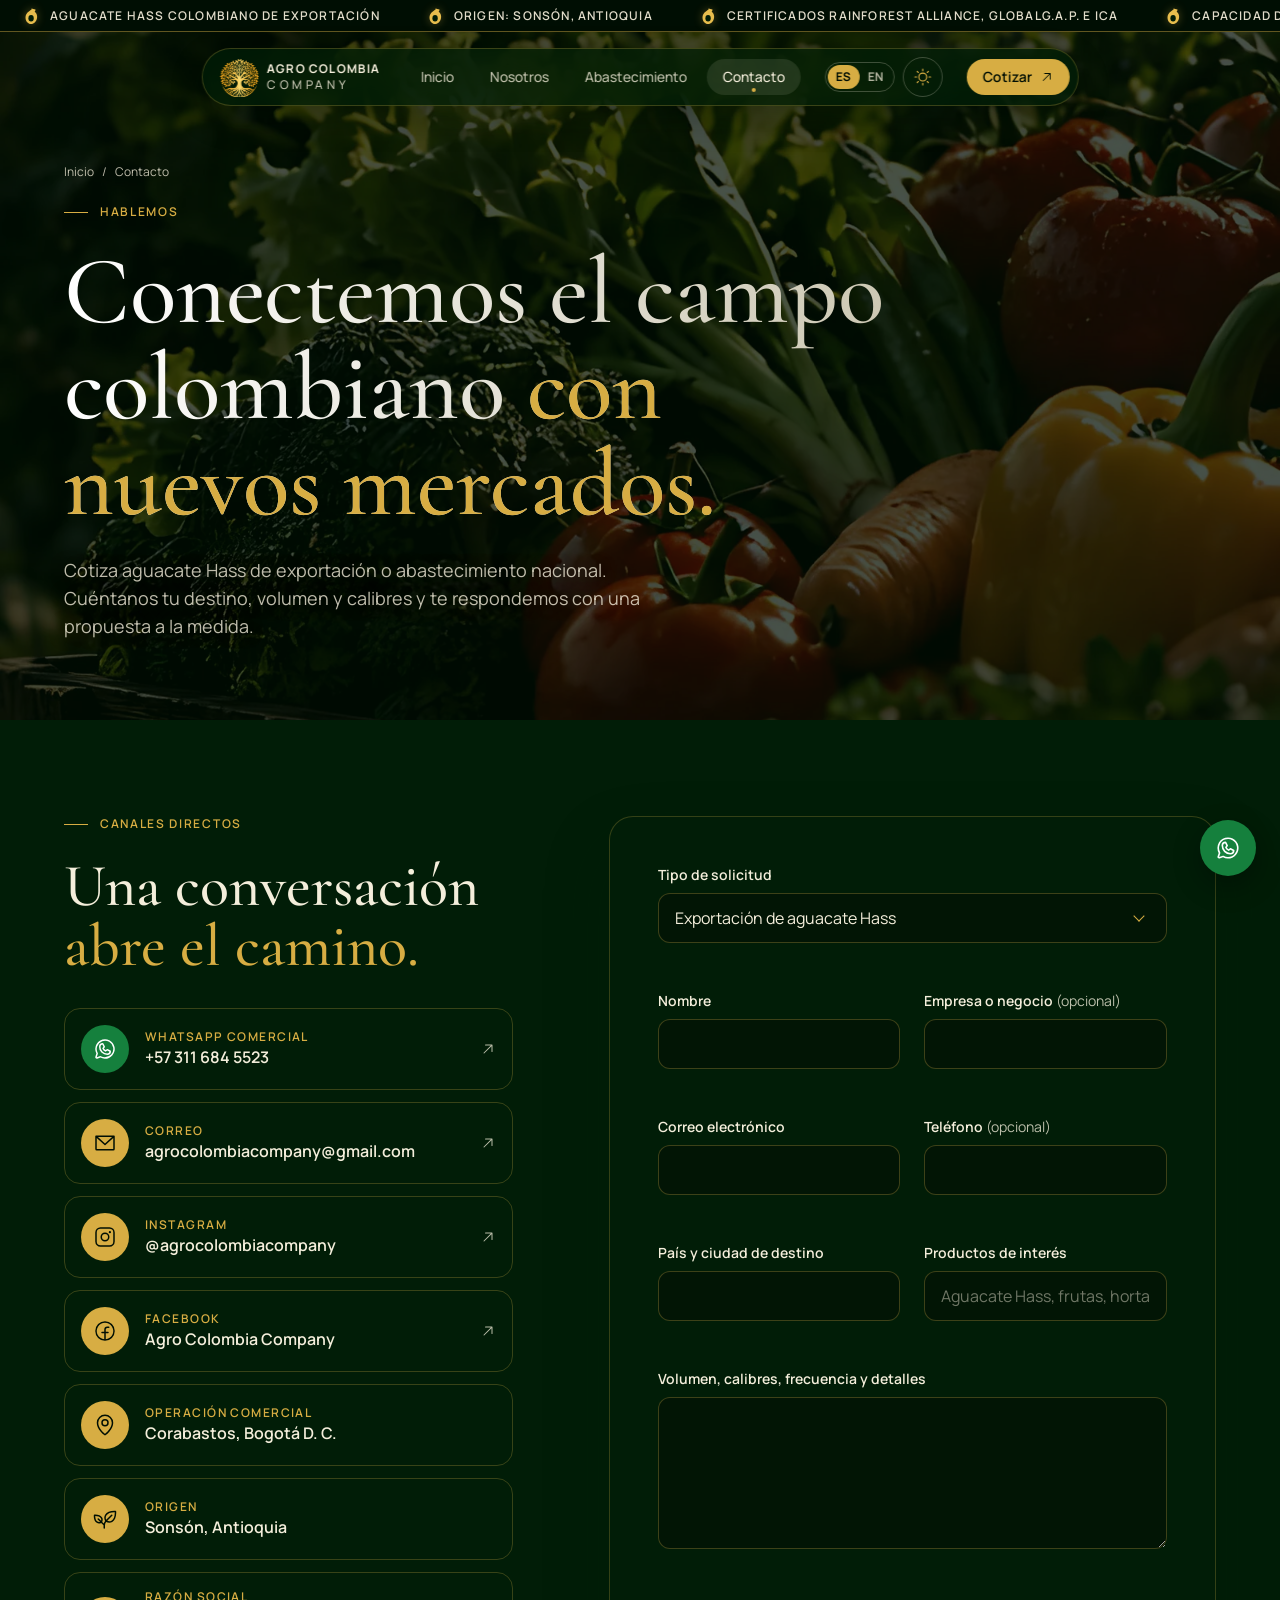
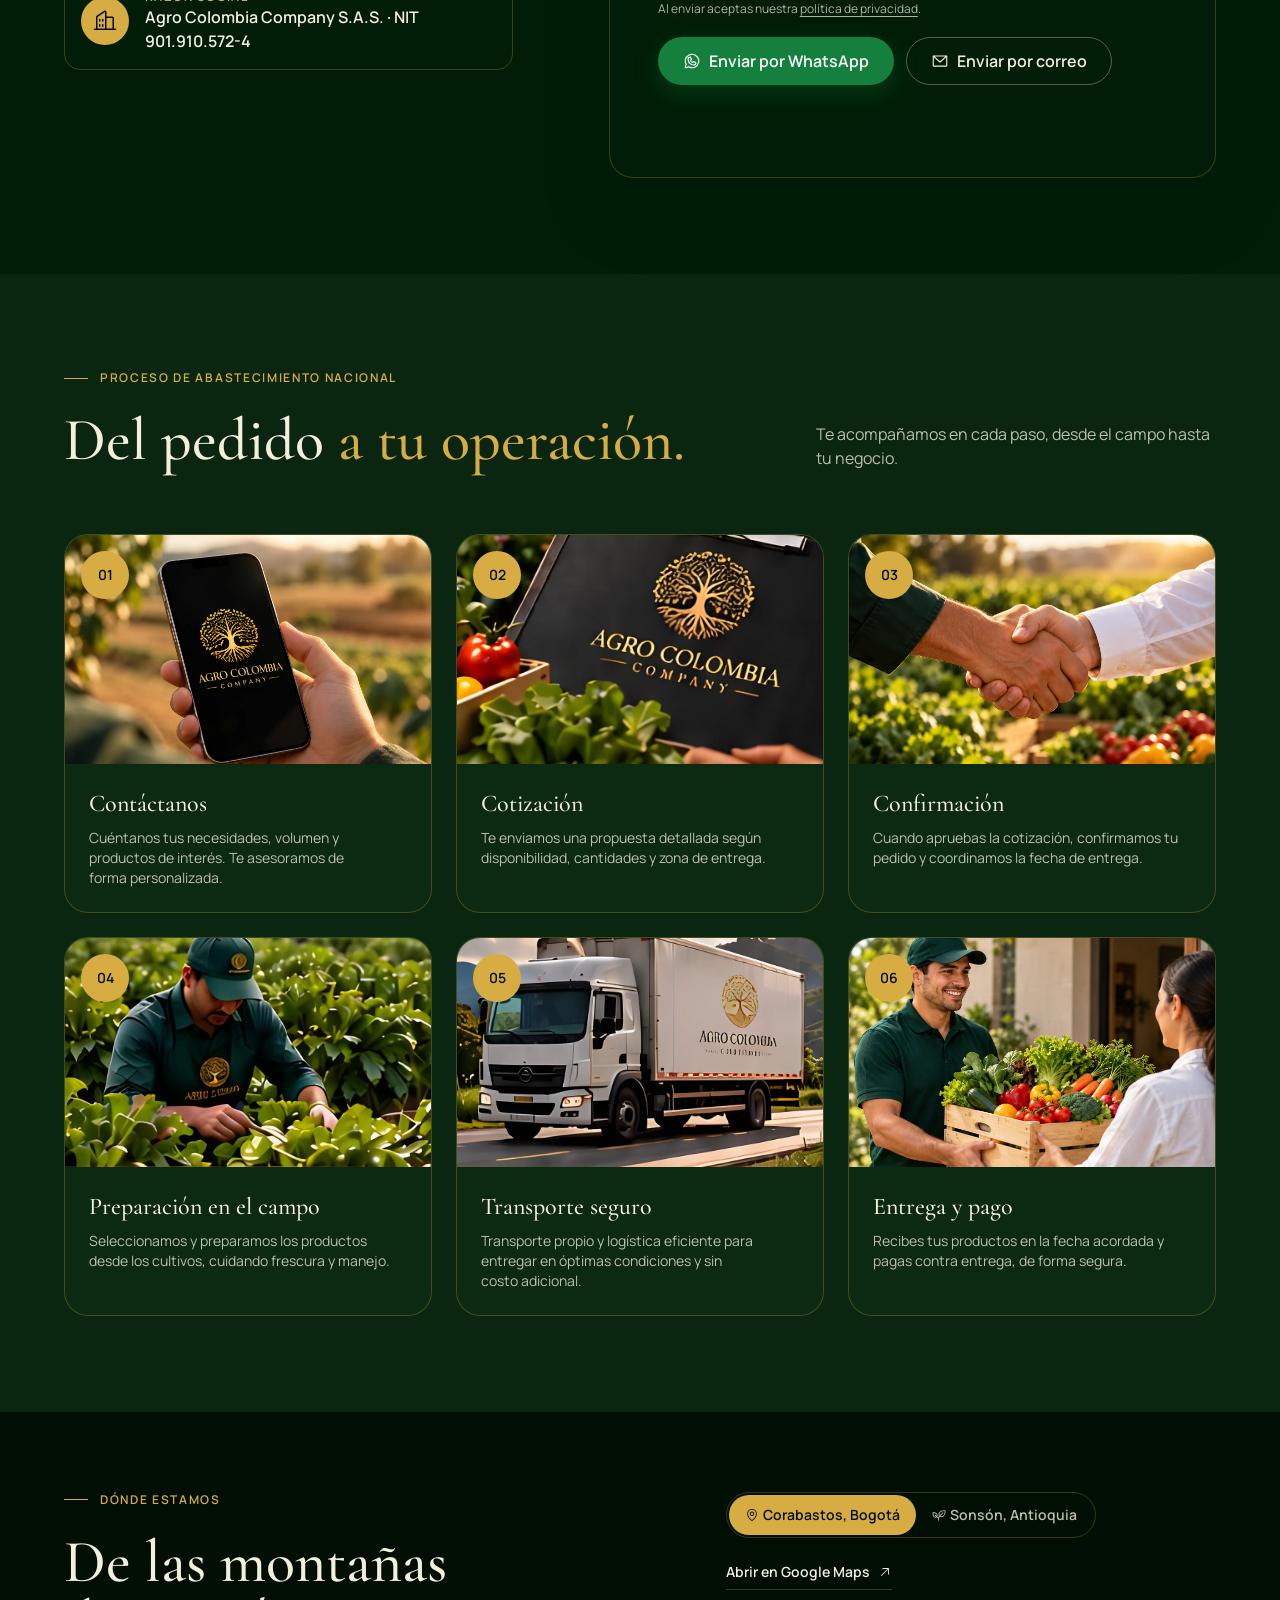
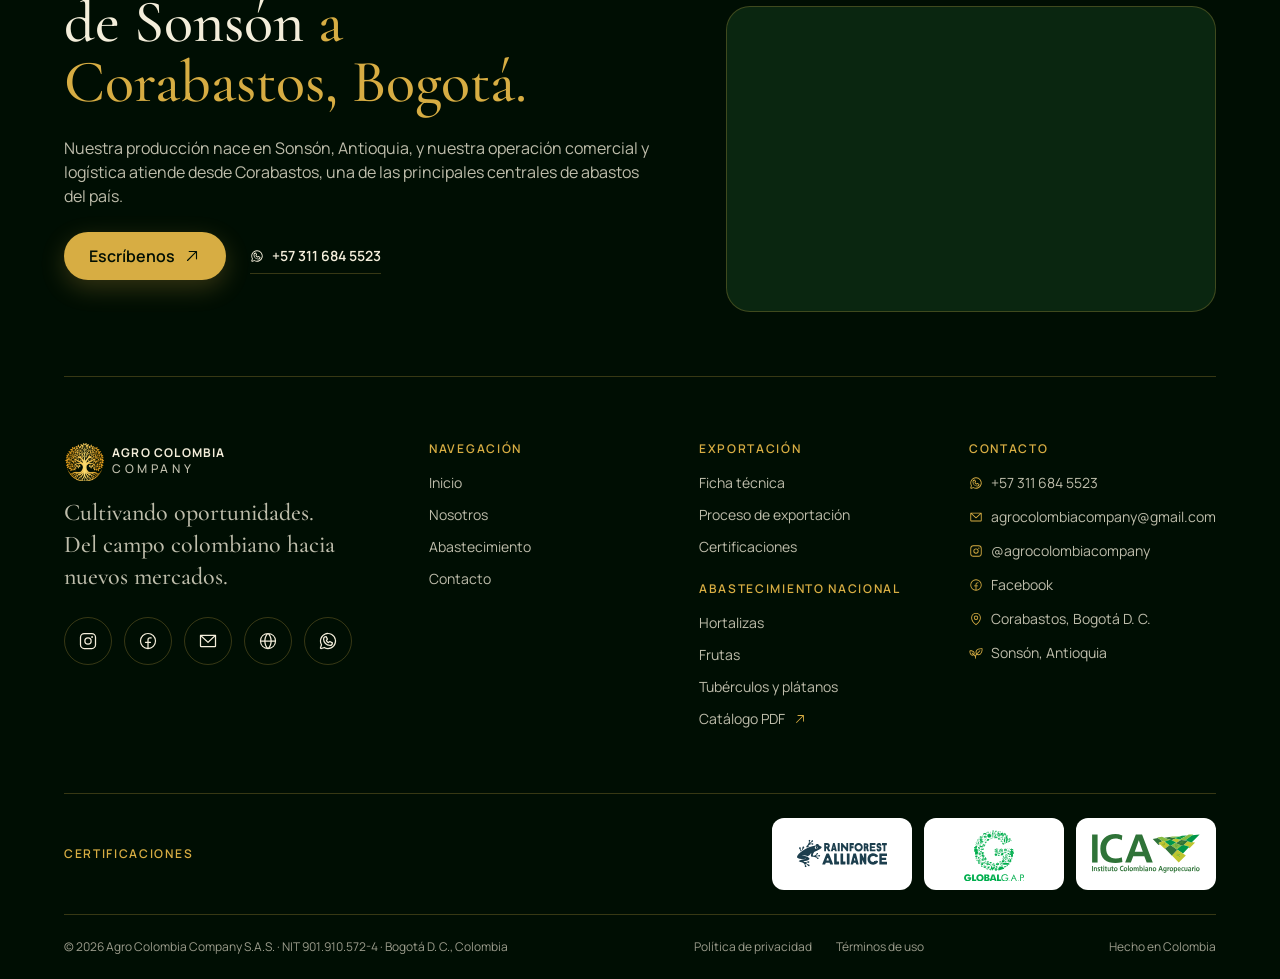
<file: contacto.html>
<!doctype html>
<html lang="es" data-theme="dark">
<head>
  <meta charset="utf-8" />
  <meta name="viewport" content="width=device-width, initial-scale=1, viewport-fit=cover" />
  <title data-en="Contact | Agro Colombia Company">Contacto | Agro Colombia Company</title>
  <meta name="description" content="Cotiza aguacate Hass colombiano de exportación o abastecimiento nacional de frutas, hortalizas y tubérculos." data-en="Request a quote for Colombian export Hass avocados or national supply of fruit, vegetables and tubers." />
  <meta name="theme-color" content="#011d07" />
  <link rel="icon" type="image/png" href="assets/imgs/brand/favicon-agrocolombia.png" />
  <link rel="apple-touch-icon" href="assets/imgs/brand/favicon-agrocolombia.png" />
  <link rel="canonical" href="https://www.agrocolombiacompany.com/contacto.html" />
  <meta property="og:type" content="website" />
  <meta property="og:locale" content="es_CO" />
  <meta property="og:site_name" content="Agro Colombia Company" />
  <meta property="og:title" content="Contacto | Agro Colombia Company" />
  <meta property="og:description" content="Cotiza aguacate Hass colombiano de exportación o abastecimiento nacional de frutas, hortalizas y tubérculos." />
  <meta property="og:url" content="https://www.agrocolombiacompany.com/contacto.html" />
  <meta property="og:image" content="https://www.agrocolombiacompany.com/assets/imgs/escenas/crate-hero.webp" />
  <meta name="twitter:card" content="summary_large_image" />
  <link rel="preconnect" href="https://fonts.googleapis.com" />
  <link rel="preconnect" href="https://fonts.gstatic.com" crossorigin />
  <link href="https://fonts.googleapis.com/css2?family=Cormorant+Garamond:wght@500;600&family=Manrope:wght@400;500;600;700&display=swap" rel="stylesheet" />
  <script>
    (function () {
      var d = document.documentElement, t, l;
      try { t = localStorage.getItem('acc-theme'); l = localStorage.getItem('acc-lang'); } catch (e) {}
      d.setAttribute('data-theme', t === 'light' || t === 'dark' ? t : 'dark');
      if (l === 'en') d.setAttribute('lang', 'en');
    })();
  </script>
  <link rel="stylesheet" href="assets/css/icons.css?v=202610191020" />
  <link rel="stylesheet" href="site.css?v=202610191020" />
</head>
<body>
  <a class="skip-link" href="#contenido">Saltar al contenido</a>
  <div class="top-sentinel" aria-hidden="true" style="position:absolute;top:0;height:120px;width:1px"></div>
  <div class="site-top">
    <div class="marquee-bar" role="region" aria-label="Novedades">
      <div class="marquee-track"><div class="marquee-group"><span class="marquee-item"><img src="assets/imgs/brand/avocado-mark.svg" alt="" />Aguacate Hass colombiano de exportación</span><span class="marquee-item"><img src="assets/imgs/brand/avocado-mark.svg" alt="" />Origen: Sonsón, Antioquia</span><span class="marquee-item"><img src="assets/imgs/brand/avocado-mark.svg" alt="" />Certificados Rainforest Alliance, GLOBALG.A.P. e ICA</span><span class="marquee-item"><img src="assets/imgs/brand/avocado-mark.svg" alt="" />Capacidad de suministro de 50 toneladas</span><span class="marquee-item"><img src="assets/imgs/brand/avocado-mark.svg" alt="" />Calibres del 12 al 32</span><span class="marquee-item"><img src="assets/imgs/brand/avocado-mark.svg" alt="" />Abastecimiento nacional desde Corabastos, Bogotá</span></div><div class="marquee-group" aria-hidden="true"><span class="marquee-item"><img src="assets/imgs/brand/avocado-mark.svg" alt="" />Aguacate Hass colombiano de exportación</span><span class="marquee-item"><img src="assets/imgs/brand/avocado-mark.svg" alt="" />Origen: Sonsón, Antioquia</span><span class="marquee-item"><img src="assets/imgs/brand/avocado-mark.svg" alt="" />Certificados Rainforest Alliance, GLOBALG.A.P. e ICA</span><span class="marquee-item"><img src="assets/imgs/brand/avocado-mark.svg" alt="" />Capacidad de suministro de 50 toneladas</span><span class="marquee-item"><img src="assets/imgs/brand/avocado-mark.svg" alt="" />Calibres del 12 al 32</span><span class="marquee-item"><img src="assets/imgs/brand/avocado-mark.svg" alt="" />Abastecimiento nacional desde Corabastos, Bogotá</span></div></div>
    </div>
    <header class="site-header">
      <div class="island">
        <a class="brand-lockup" href="index.html" aria-label="Agro Colombia Company, inicio"><img src="assets/imgs/brand/favicon-agrocolombia.png" alt="" width="40" height="40" /><span>Agro Colombia <small>Company</small></span></a>
        <nav class="site-nav" aria-label="Navegación principal"><a href="index.html">Inicio</a><a href="nosotros.html">Nosotros</a><a href="servicios.html">Abastecimiento</a><a href="contacto.html" aria-current="page">Contacto</a></nav>
        <div class="header-preferences">
          <div class="language-switch" role="group" aria-label="Idioma"><button type="button" data-language="es" aria-pressed="true">ES</button><button type="button" data-language="en" aria-pressed="false">EN</button></div>
          <button class="icon-button theme-toggle" type="button" data-theme-toggle aria-label="Cambiar tema"><i class="icon icon-sun" aria-hidden="true"></i><i class="icon icon-moon" aria-hidden="true"></i></button>
          <button class="menu-toggle" type="button" aria-expanded="false" aria-controls="menu-overlay" aria-label="Abrir menú"><span></span><span></span></button>
        </div>
        <a class="header-cta" href="contacto.html">Cotizar <i class="icon icon-arrow-up-right" aria-hidden="true"></i></a>
      </div>
    </header>
  </div>
  <div class="menu-overlay" id="menu-overlay" inert>
    <nav aria-label="Menú móvil"><a href="index.html" style="--i:0"><small>01</small>Inicio</a><a href="nosotros.html" style="--i:1"><small>02</small>Nosotros</a><a href="servicios.html" style="--i:2"><small>03</small>Abastecimiento</a><a href="contacto.html" style="--i:3" aria-current="page"><small>04</small>Contacto</a></nav>
    <div class="overlay-foot" style="--i:5">
      <a class="button button-gold" href="contacto.html">Solicita tu cotización <i class="icon icon-arrow-up-right" aria-hidden="true"></i></a>
      <div class="social-row"><a href="https://www.instagram.com/agrocolombiacompany/" target="_blank" rel="noopener" aria-label="Instagram"><i class="icon icon-instagram-logo" aria-hidden="true"></i></a><a href="https://www.facebook.com/share/1GnSrKpnuH/" target="_blank" rel="noopener" aria-label="Facebook"><i class="icon icon-facebook-logo" aria-hidden="true"></i></a><a href="mailto:agrocolombiacompany@gmail.com" aria-label="Correo electrónico"><i class="icon icon-envelope-simple" aria-hidden="true"></i></a><a href="https://www.agrocolombiacompany.com" aria-label="Sitio web"><i class="icon icon-globe-simple" aria-hidden="true"></i></a><a href="https://wa.me/573116845523" data-whatsapp-link target="_blank" rel="noopener" aria-label="WhatsApp"><i class="icon icon-whatsapp-logo" aria-hidden="true"></i></a></div>
    </div>
  </div>
<main id="contenido">
    <section class="page-hero on-dark">
      <img src="assets/imgs/escenas/crate-hero.webp" alt="" fetchpriority="high" />
      <nav class="breadcrumb reveal" aria-label="Ruta"><a href="index.html">Inicio</a><span aria-hidden="true">/</span><span>Contacto</span></nav>
      <p class="eyebrow reveal" style="--d:1">Hablemos</p>
      <h1 class="reveal" style="--d:2">Conectemos el campo colombiano <em>con nuevos mercados.</em></h1>
      <p class="lead reveal" style="--d:3">Cotiza aguacate Hass de exportación o abastecimiento nacional. Cuéntanos tu destino, volumen y calibres y te respondemos con una propuesta a la medida.</p>
      
    </section>

    <section class="section contact-layout">
      <div>
        <p class="eyebrow reveal">Canales directos</p>
        <h2 class="h-section contact-heading reveal" style="--d:1">Una conversación <em>abre el camino.</em></h2>
        <div class="channel-list">
          <a class="channel is-whatsapp reveal" href="https://wa.me/573116845523" data-whatsapp-link target="_blank" rel="noopener"><i class="icon icon-whatsapp-logo" aria-hidden="true"></i><div><small>WhatsApp comercial</small><strong>+57 311 684 5523</strong></div><i class="icon icon-arrow-up-right" aria-hidden="true"></i></a>
          <a class="channel reveal" href="mailto:agrocolombiacompany@gmail.com"><i class="icon icon-envelope-simple" aria-hidden="true"></i><div><small>Correo</small><strong>agrocolombiacompany@gmail.com</strong></div><i class="icon icon-arrow-up-right" aria-hidden="true"></i></a>
          <a class="channel reveal" style="--d:1" href="https://www.instagram.com/agrocolombiacompany/" target="_blank" rel="noopener"><i class="icon icon-instagram-logo" aria-hidden="true"></i><div><small>Instagram</small><strong>@agrocolombiacompany</strong></div><i class="icon icon-arrow-up-right" aria-hidden="true"></i></a>
          <a class="channel reveal" style="--d:2" href="https://www.facebook.com/share/1GnSrKpnuH/" target="_blank" rel="noopener"><i class="icon icon-facebook-logo" aria-hidden="true"></i><div><small>Facebook</small><strong>Agro Colombia Company</strong></div><i class="icon icon-arrow-up-right" aria-hidden="true"></i></a>

          <div class="channel reveal" style="--d:3"><i class="icon icon-map-pin" aria-hidden="true"></i><div><small>Operación comercial</small><strong>Corabastos, Bogotá D. C.</strong></div></div>
          <div class="channel reveal" style="--d:4"><i class="icon icon-plant" aria-hidden="true"></i><div><small>Origen</small><strong>Sonsón, Antioquia</strong></div></div>
          <div class="channel reveal" style="--d:5"><i class="icon icon-buildings" aria-hidden="true"></i><div><small>Razón social</small><strong>Agro Colombia Company S.A.S. · NIT 901.910.572-4</strong></div></div>
        </div>
      </div>
      <form class="contact-form on-dark reveal" style="--d:1" data-contact-form novalidate>
        <div class="field field-full"><label for="f-type">Tipo de solicitud</label><div class="select-wrap"><select id="f-type" name="type" required aria-describedby="e-type"><option value="exportacion">Exportación de aguacate Hass</option><option value="nacional">Abastecimiento nacional</option></select></div><span class="field-error" id="e-type"></span></div><div class="field"><label for="f-name">Nombre</label><input id="f-name" name="name" type="text" autocomplete="name" required aria-describedby="e-name" /><span class="field-error" id="e-name"></span></div><div class="field"><label for="f-company">Empresa o negocio <span>(opcional)</span></label><input id="f-company" name="company" type="text" autocomplete="organization" aria-describedby="e-company" /><span class="field-error" id="e-company"></span></div><div class="field"><label for="f-email">Correo electrónico</label><input id="f-email" name="email" type="email" autocomplete="email" required aria-describedby="e-email" /><span class="field-error" id="e-email"></span></div><div class="field"><label for="f-phone">Teléfono <span>(opcional)</span></label><input id="f-phone" name="phone" type="tel" autocomplete="tel" aria-describedby="e-phone" /><span class="field-error" id="e-phone"></span></div><div class="field"><label for="f-city">País y ciudad de destino</label><input id="f-city" name="city" type="text" autocomplete="address-level2" required aria-describedby="e-city" /><span class="field-error" id="e-city"></span></div><div class="field"><label for="f-interest">Productos de interés</label><input id="f-interest" name="interest" type="text" aria-describedby="e-interest" placeholder="Aguacate Hass, frutas, hortalizas..." /><span class="field-error" id="e-interest"></span></div><div class="field field-full"><label for="f-message">Volumen, calibres, frecuencia y detalles</label><textarea id="f-message" name="message" required aria-describedby="e-message"></textarea><span class="field-error" id="e-message"></span></div>
        <div class="form-foot"><small>Al enviar aceptas nuestra <a href="privacidad.html">política de privacidad</a>.</small><div class="form-actions"><button class="button button-whatsapp" type="submit" data-send="whatsapp"><i class="icon icon-whatsapp-logo" aria-hidden="true"></i> Enviar por WhatsApp</button><button class="button button-ghost" type="submit" data-send="email"><i class="icon icon-envelope-simple" aria-hidden="true"></i> Enviar por correo</button></div></div>
        <p class="form-status" role="status" aria-live="polite"></p>
      </form>
    </section>
    <section class="section section-alt" id="proceso">
      <div class="section-head"><div><p class="eyebrow reveal">Proceso de abastecimiento nacional</p><h2 class="h-section reveal" style="--d:1">Del pedido <em>a tu operación.</em></h2></div>
      <p class="reveal" style="--d:2">Te acompañamos en cada paso, desde el campo hasta tu negocio.</p></div>
      <ol class="steps"><li class="step-card reveal" style="--d:0"><figure><img src="assets/imgs/escenas/paso-1.webp?v=202610191020" alt="" loading="lazy" /></figure><div><h3>Contáctanos</h3><p>Cuéntanos tus necesidades, volumen y productos de interés. Te asesoramos de forma personalizada.</p></div></li><li class="step-card reveal" style="--d:1"><figure><img src="assets/imgs/escenas/paso-2.webp?v=202610191020" alt="" loading="lazy" /></figure><div><h3>Cotización</h3><p>Te enviamos una propuesta detallada según disponibilidad, cantidades y zona de entrega.</p></div></li><li class="step-card reveal" style="--d:2"><figure><img src="assets/imgs/escenas/paso-3.webp?v=202610191020" alt="" loading="lazy" /></figure><div><h3>Confirmación</h3><p>Cuando apruebas la cotización, confirmamos tu pedido y coordinamos la fecha de entrega.</p></div></li><li class="step-card reveal" style="--d:0"><figure><img src="assets/imgs/escenas/paso-4.webp?v=202610191020" alt="" loading="lazy" /></figure><div><h3>Preparación en el campo</h3><p>Seleccionamos y preparamos los productos desde los cultivos, cuidando frescura y manejo.</p></div></li><li class="step-card reveal" style="--d:1"><figure><img src="assets/imgs/escenas/paso-5.webp?v=202610191020" alt="" loading="lazy" /></figure><div><h3>Transporte seguro</h3><p>Transporte propio y logística eficiente para entregar en óptimas condiciones y sin costo adicional.</p></div></li><li class="step-card reveal" style="--d:2"><figure><img src="assets/imgs/escenas/paso-6.webp?v=202610191020" alt="" loading="lazy" /></figure><div><h3>Entrega y pago</h3><p>Recibes tus productos en la fecha acordada y pagas contra entrega, de forma segura.</p></div></li></ol>
    </section>
  </main>
  <footer class="site-footer on-dark">
    <div class="footer-top">
      <div class="footer-cta reveal">
        <p class="eyebrow">Dónde estamos</p>
        <h2 class="h-section">De las montañas de Sonsón <em>a Corabastos, Bogotá.</em></h2>
        <p class="muted">Nuestra producción nace en Sonsón, Antioquia, y nuestra operación comercial y logística atiende desde Corabastos, una de las principales centrales de abastos del país.</p>
        <div class="hero-links">
          <a class="button button-gold" href="contacto.html">Escríbenos <i class="icon icon-arrow-up-right" aria-hidden="true"></i></a>
          <a class="text-link" href="https://wa.me/573116845523" data-whatsapp-link target="_blank" rel="noopener"><i class="icon icon-whatsapp-logo" aria-hidden="true"></i> +57 311 684 5523</a>
        </div>
      </div>
      <div class="footer-map reveal" style="--d:1">
        <div class="footer-map-tabs">
          <div role="tablist" aria-label="Ubicaciones">
            <button type="button" role="tab" aria-selected="true" data-map-src="https://www.openstreetmap.org/export/embed.html?bbox=-74.1720%2C4.6150%2C-74.1380%2C4.6400&layer=mapnik&marker=4.6275%2C-74.1545" data-map-link="https://www.google.com/maps/search/?api=1&query=Corabastos+Bogot%C3%A1"><i class="icon icon-map-pin" aria-hidden="true"></i>Corabastos, Bogotá</button>
            <button type="button" role="tab" aria-selected="false" data-map-src="https://www.openstreetmap.org/export/embed.html?bbox=-75.3550%2C5.6850%2C-75.2700%2C5.7380&layer=mapnik&marker=5.7114%2C-75.3108" data-map-link="https://www.google.com/maps/search/?api=1&query=Sons%C3%B3n+Antioquia"><i class="icon icon-plant" aria-hidden="true"></i>Sonsón, Antioquia</button>
          </div>
          <a class="text-link" href="https://www.google.com/maps/search/?api=1&query=Corabastos+Bogot%C3%A1" target="_blank" rel="noopener" data-map-open>Abrir en Google Maps <i class="icon icon-arrow-up-right" aria-hidden="true"></i></a>
        </div>
        <div class="footer-map-frame"><iframe title="Mapa de la zona de operación" src="https://www.openstreetmap.org/export/embed.html?bbox=-74.1720%2C4.6150%2C-74.1380%2C4.6400&layer=mapnik&marker=4.6275%2C-74.1545" loading="lazy" referrerpolicy="no-referrer"></iframe></div>
      </div>
    </div>
    <div class="footer-main">
      <div class="footer-brand">
        <a class="brand-lockup" href="index.html"><img src="assets/imgs/brand/favicon-agrocolombia.png" alt="" width="40" height="40" loading="lazy" /><span>Agro Colombia <small>Company</small></span></a>
        <p>Cultivando oportunidades.<br />Del campo colombiano hacia nuevos mercados.</p>
        <div class="social-row"><a href="https://www.instagram.com/agrocolombiacompany/" target="_blank" rel="noopener" aria-label="Instagram"><i class="icon icon-instagram-logo" aria-hidden="true"></i></a><a href="https://www.facebook.com/share/1GnSrKpnuH/" target="_blank" rel="noopener" aria-label="Facebook"><i class="icon icon-facebook-logo" aria-hidden="true"></i></a><a href="mailto:agrocolombiacompany@gmail.com" aria-label="Correo electrónico"><i class="icon icon-envelope-simple" aria-hidden="true"></i></a><a href="https://www.agrocolombiacompany.com" aria-label="Sitio web"><i class="icon icon-globe-simple" aria-hidden="true"></i></a><a href="https://wa.me/573116845523" data-whatsapp-link target="_blank" rel="noopener" aria-label="WhatsApp"><i class="icon icon-whatsapp-logo" aria-hidden="true"></i></a></div>
      </div>
      <div class="footer-col"><h3>Navegación</h3><ul><li><a href="index.html">Inicio</a></li><li><a href="nosotros.html">Nosotros</a></li><li><a href="servicios.html">Abastecimiento</a></li><li><a href="contacto.html">Contacto</a></li></ul></div>
      <div class="footer-col"><h3>Exportación</h3><ul><li><a href="index.html#ficha">Ficha técnica</a></li><li><a href="index.html#proceso">Proceso de exportación</a></li><li><a href="index.html#certificaciones">Certificaciones</a></li></ul>
        <h3 class="footer-sub">Abastecimiento nacional</h3><ul><li><a href="servicios.html#hortalizas">Hortalizas</a></li><li><a href="servicios.html#frutas">Frutas</a></li><li><a href="servicios.html#tuberculos">Tubérculos y plátanos</a></li><li><a href="assets/docs/catalogo-nacional-agro-colombia.pdf" target="_blank" rel="noopener">Catálogo PDF <i class="icon icon-arrow-up-right" aria-hidden="true"></i></a></li></ul></div>
      <div class="footer-col"><h3>Contacto</h3><ul>
        <li><a href="https://wa.me/573116845523" data-whatsapp-link target="_blank" rel="noopener"><i class="icon icon-whatsapp-logo" aria-hidden="true"></i>+57 311 684 5523</a></li>
        <li><a href="mailto:agrocolombiacompany@gmail.com"><i class="icon icon-envelope-simple" aria-hidden="true"></i>agrocolombiacompany@gmail.com</a></li>
        <li><a href="https://www.instagram.com/agrocolombiacompany/" target="_blank" rel="noopener"><i class="icon icon-instagram-logo" aria-hidden="true"></i>@agrocolombiacompany</a></li>
        <li><a href="https://www.facebook.com/share/1GnSrKpnuH/" target="_blank" rel="noopener"><i class="icon icon-facebook-logo" aria-hidden="true"></i>Facebook</a></li>
        <li><span><i class="icon icon-map-pin" aria-hidden="true"></i>Corabastos, Bogotá D. C.</span></li>
        <li><span><i class="icon icon-plant" aria-hidden="true"></i>Sonsón, Antioquia</span></li>
      </ul></div>
    </div>
    <div class="footer-certs"><span>Certificaciones</span><div><a href="https://www.rainforest-alliance.org/" target="_blank" rel="noopener" title="Rainforest Alliance"><img src="assets/imgs/certificaciones/rainforest-alliance.svg" alt="Rainforest Alliance" loading="lazy" /></a><a href="https://www.globalgap.org/" target="_blank" rel="noopener" title="GLOBALG.A.P."><img src="assets/imgs/certificaciones/globalgap.svg" alt="GLOBALG.A.P." loading="lazy" /></a><a href="https://www.ica.gov.co/" target="_blank" rel="noopener" title="ICA"><img src="assets/imgs/certificaciones/ica.svg" alt="ICA" loading="lazy" /></a></div></div>
    <div class="footer-bottom">
      <span>© <span data-year>2026</span> Agro Colombia Company S.A.S. · NIT 901.910.572-4 · Bogotá D. C., Colombia</span>
      <nav class="footer-legal" aria-label="Enlaces legales"><a href="privacidad.html">Política de privacidad</a><a href="privacidad.html#terminos">Términos de uso</a></nav>
      <span>Hecho en Colombia</span>
    </div>
  </footer>
  <a class="whatsapp-float" href="https://wa.me/573116845523" data-whatsapp-link target="_blank" rel="noopener" aria-label="Escríbenos por WhatsApp"><span class="whatsapp-float-icon"><i class="icon icon-whatsapp-logo" aria-hidden="true"></i></span><span class="whatsapp-float-text"><small>¿Hablamos?</small>Escríbenos por WhatsApp</span></a>
  <dialog class="lightbox" data-lightbox-dialog aria-label="Visor de fotos y videos">
    <button class="lightbox-close icon-button" type="button" data-lightbox-close aria-label="Cerrar"><i class="icon icon-x" aria-hidden="true"></i></button>
    <button class="lightbox-nav is-prev icon-button" type="button" data-lightbox-prev aria-label="Anterior"><i class="icon icon-arrow-left" aria-hidden="true"></i></button>
    <figure class="lightbox-stage"><div data-lightbox-media></div><figcaption data-lightbox-caption></figcaption></figure>
    <button class="lightbox-nav is-next icon-button" type="button" data-lightbox-next aria-label="Siguiente"><i class="icon icon-arrow-right" aria-hidden="true"></i></button>
  </dialog>
  <button class="to-top" type="button" data-to-top aria-label="Volver arriba"><i class="icon icon-arrow-down" aria-hidden="true"></i></button>
  <script src="assets/js/i18n.js?v=202610191020"></script>
  <script src="site.js?v=202610191020"></script>
</body>
</html>
</file>
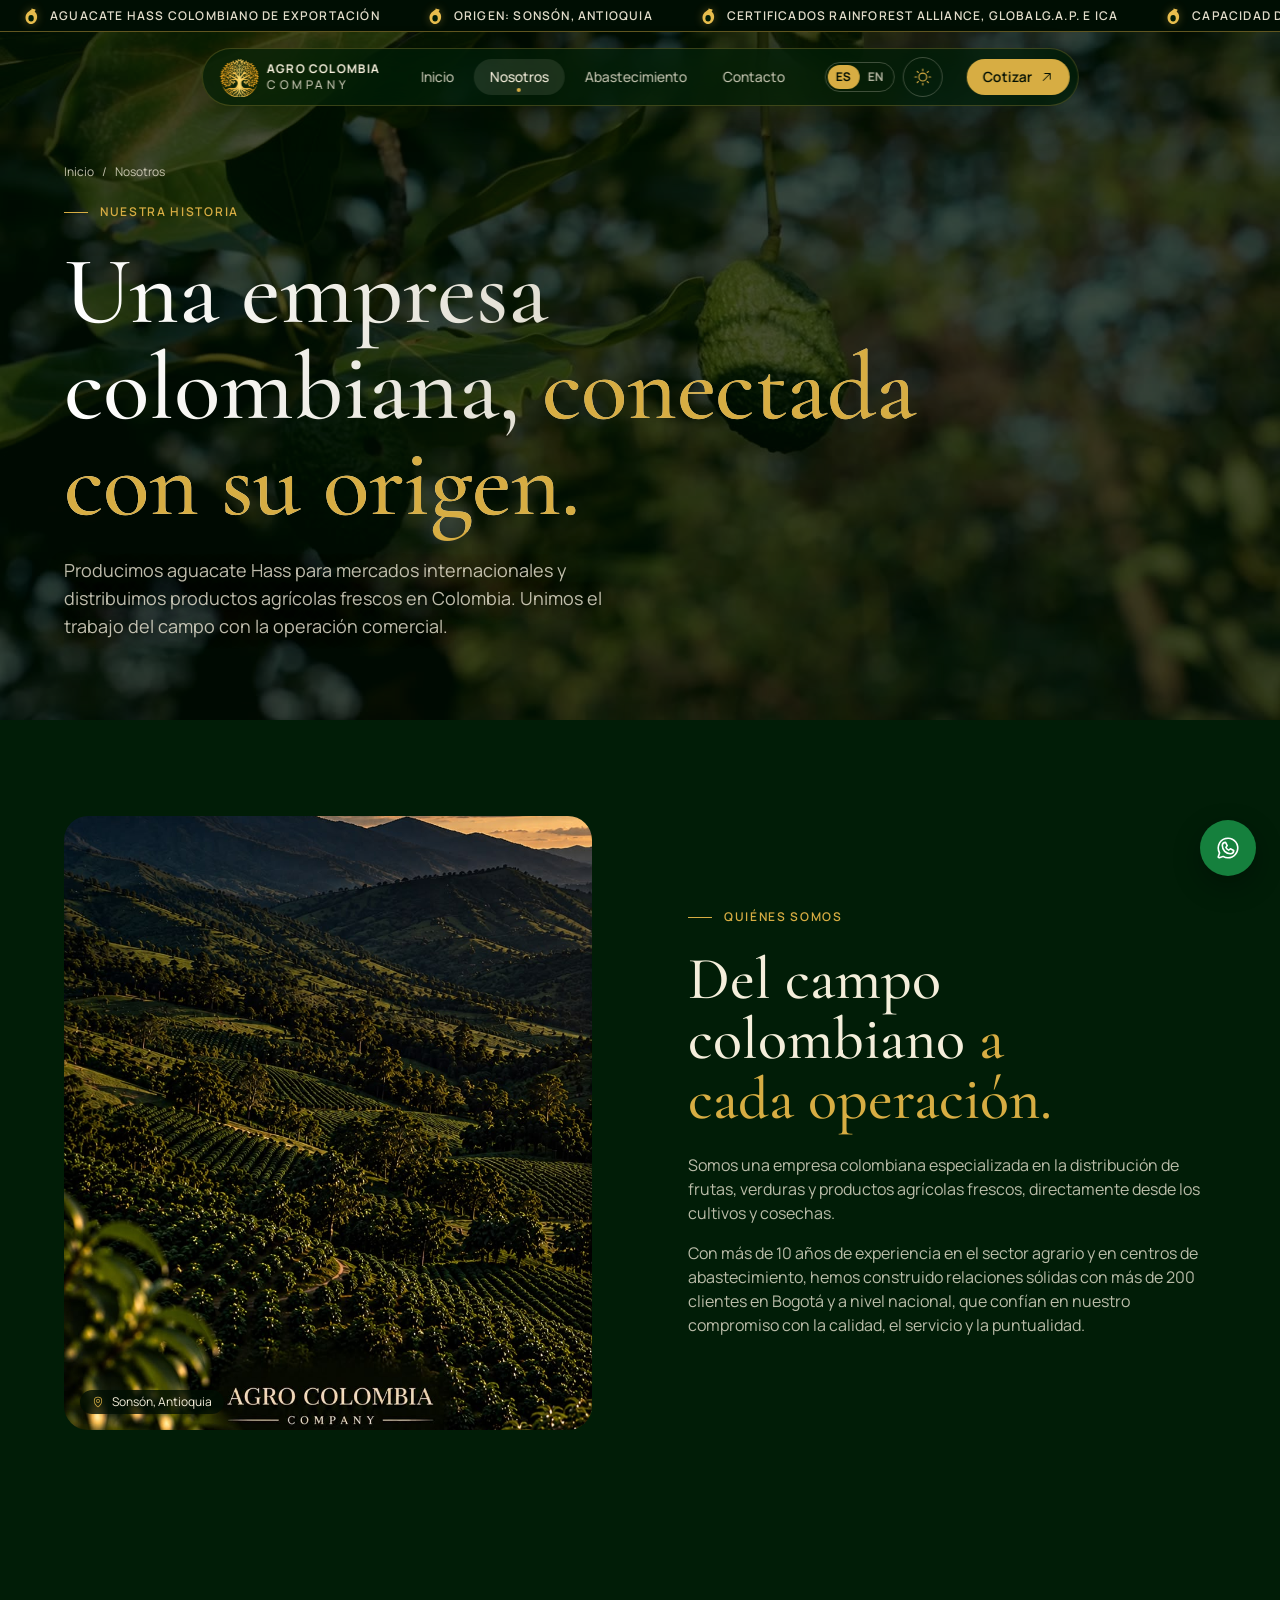
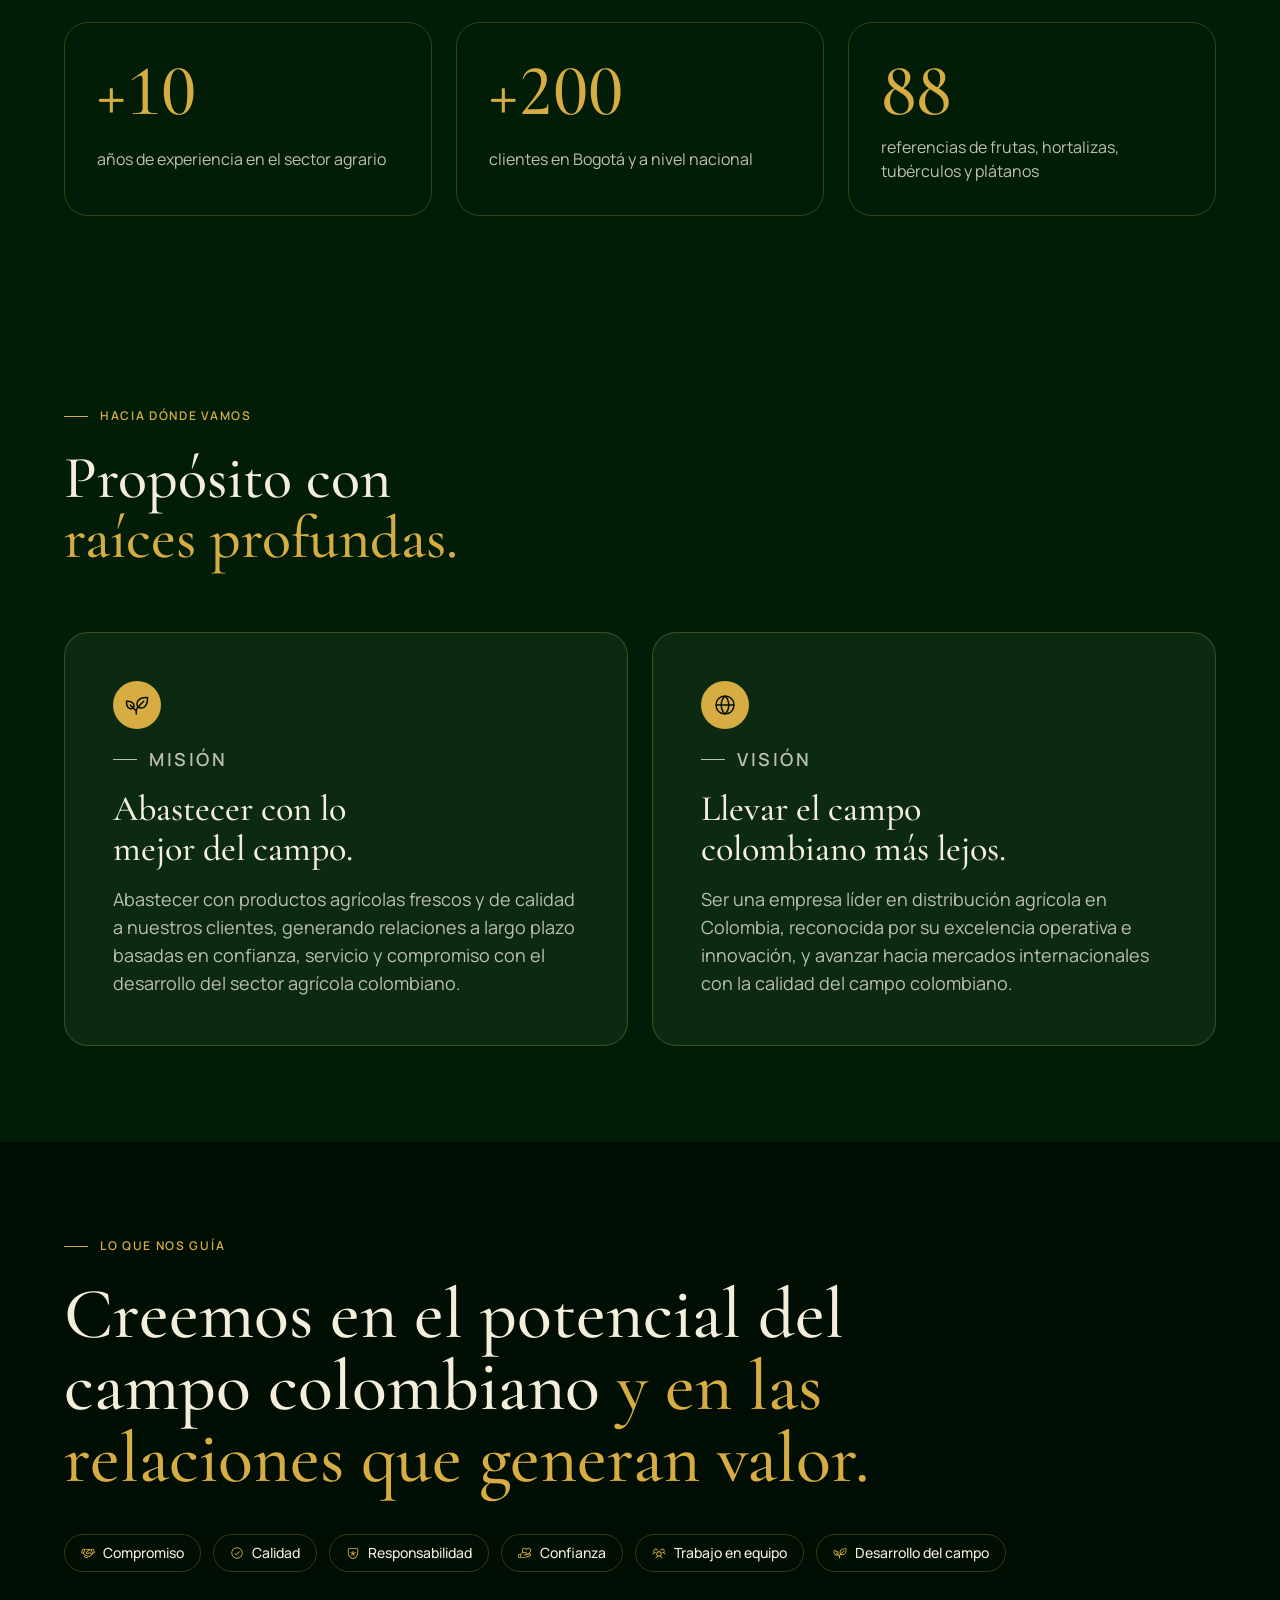
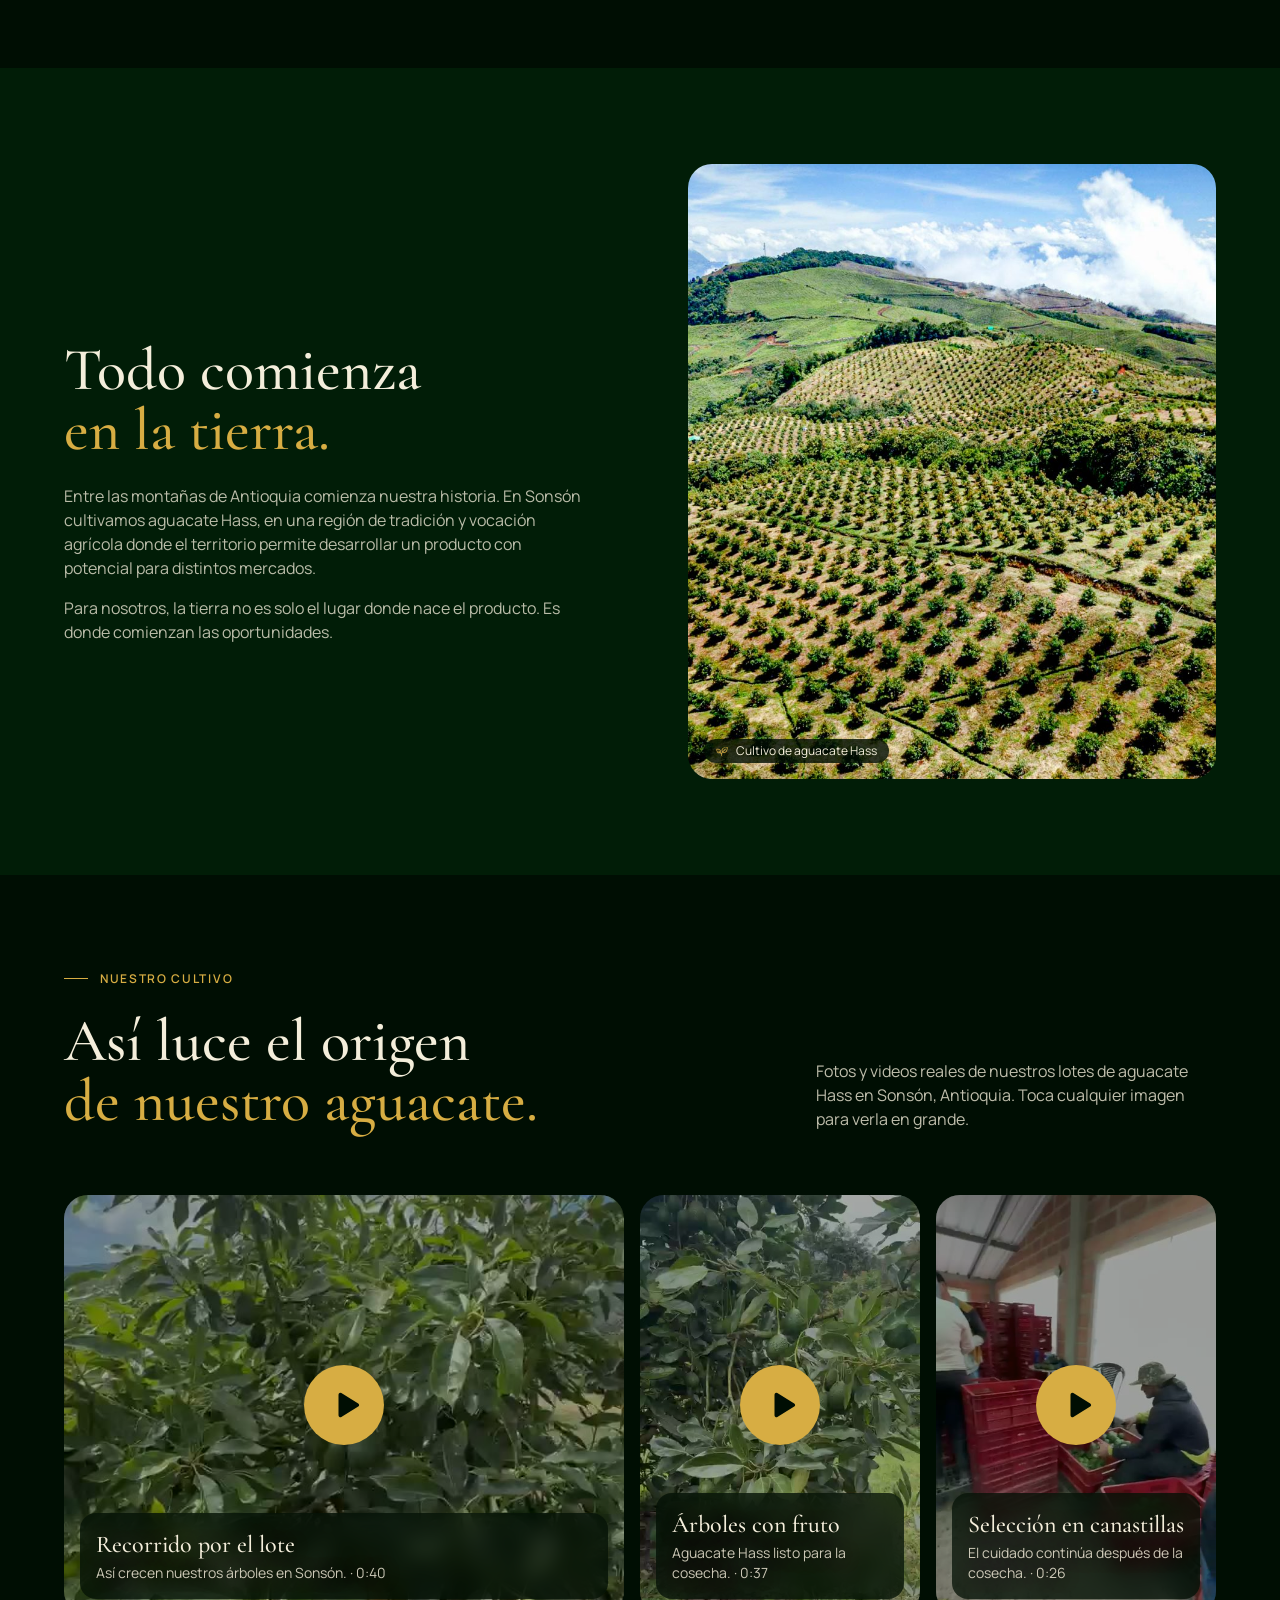
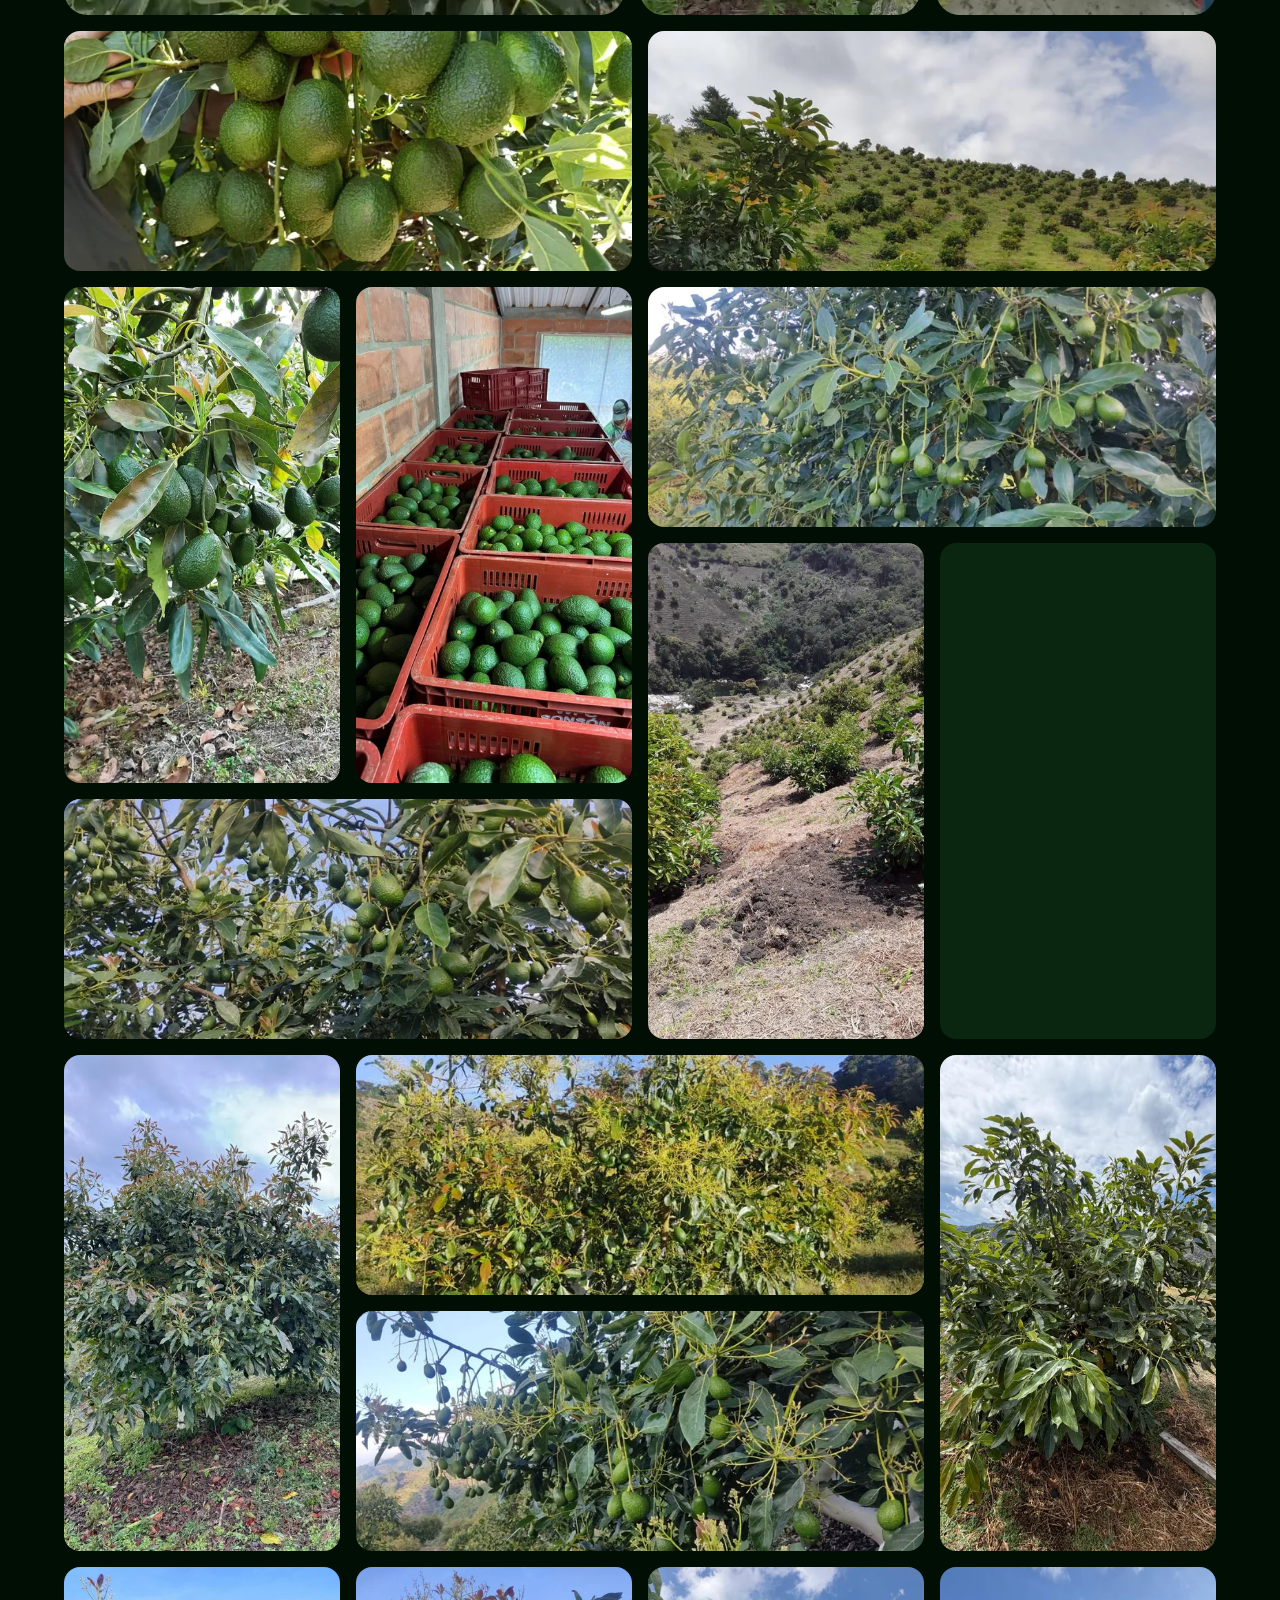
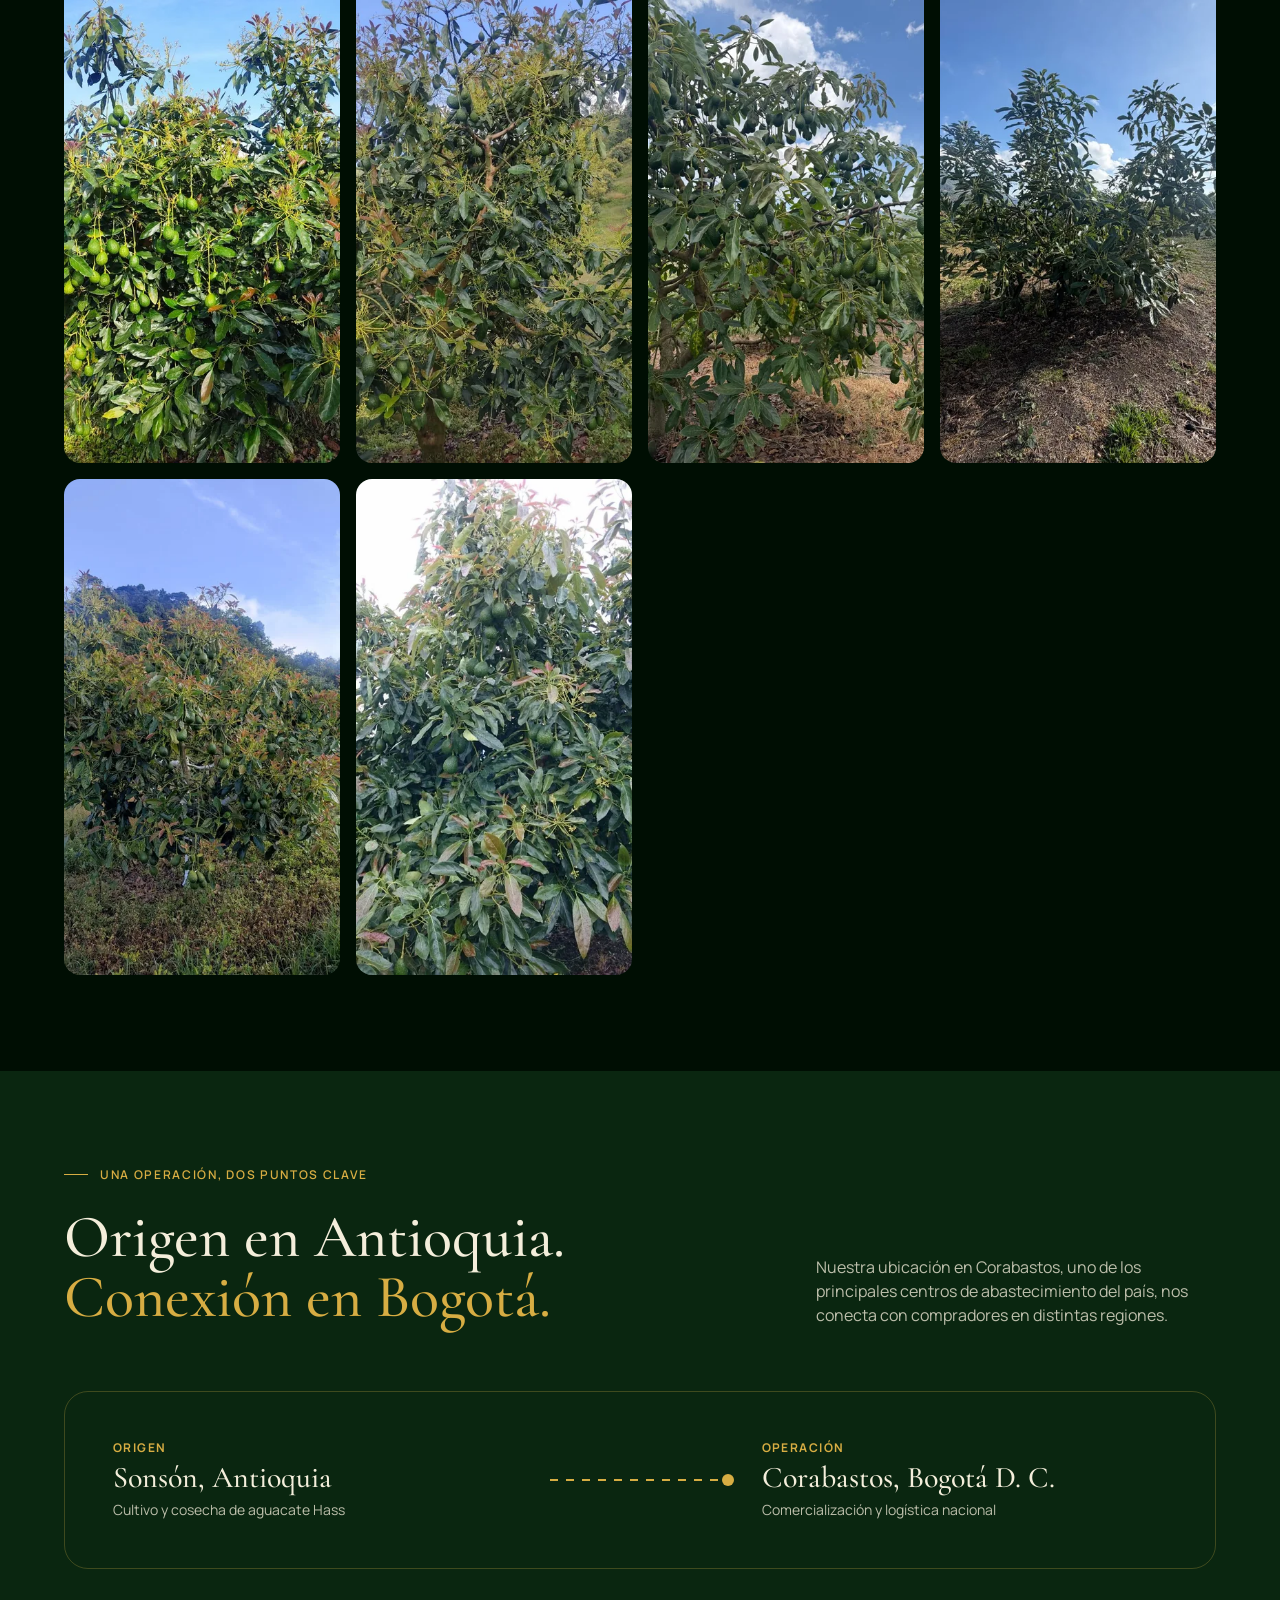
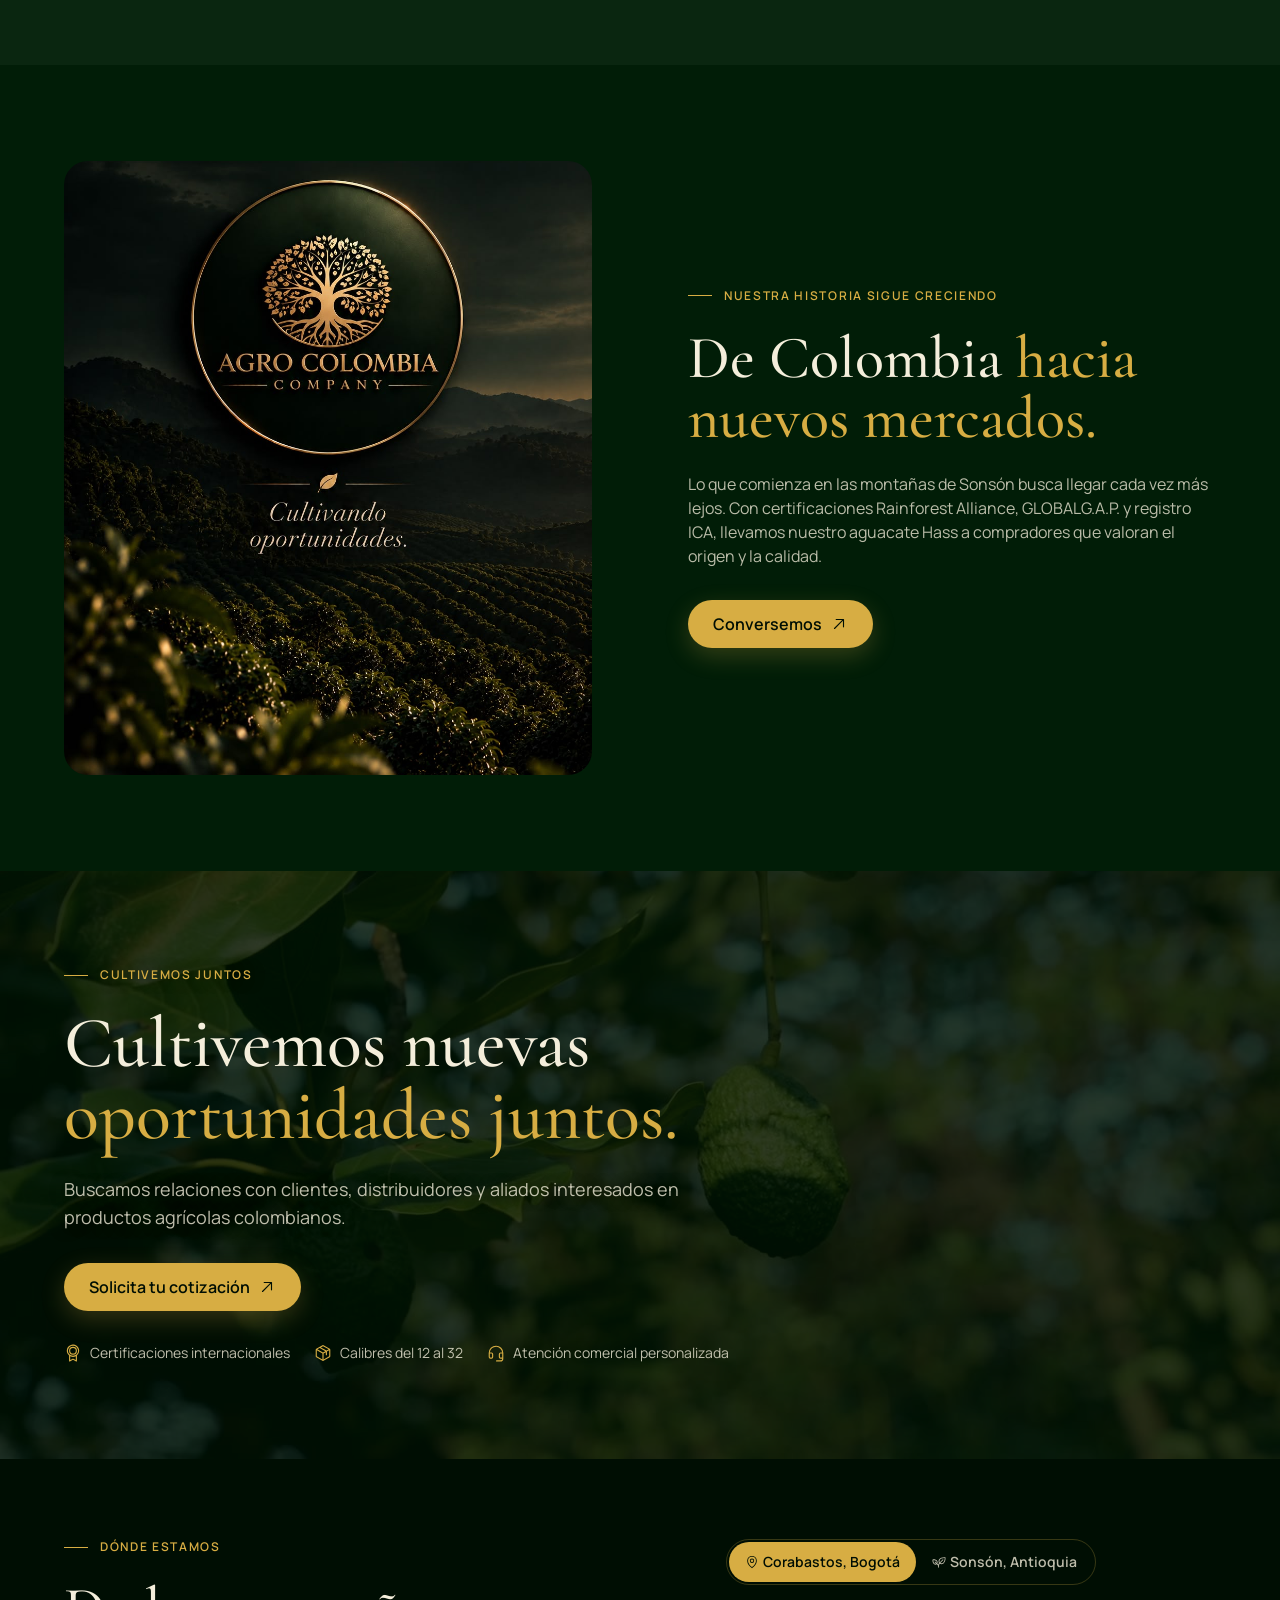
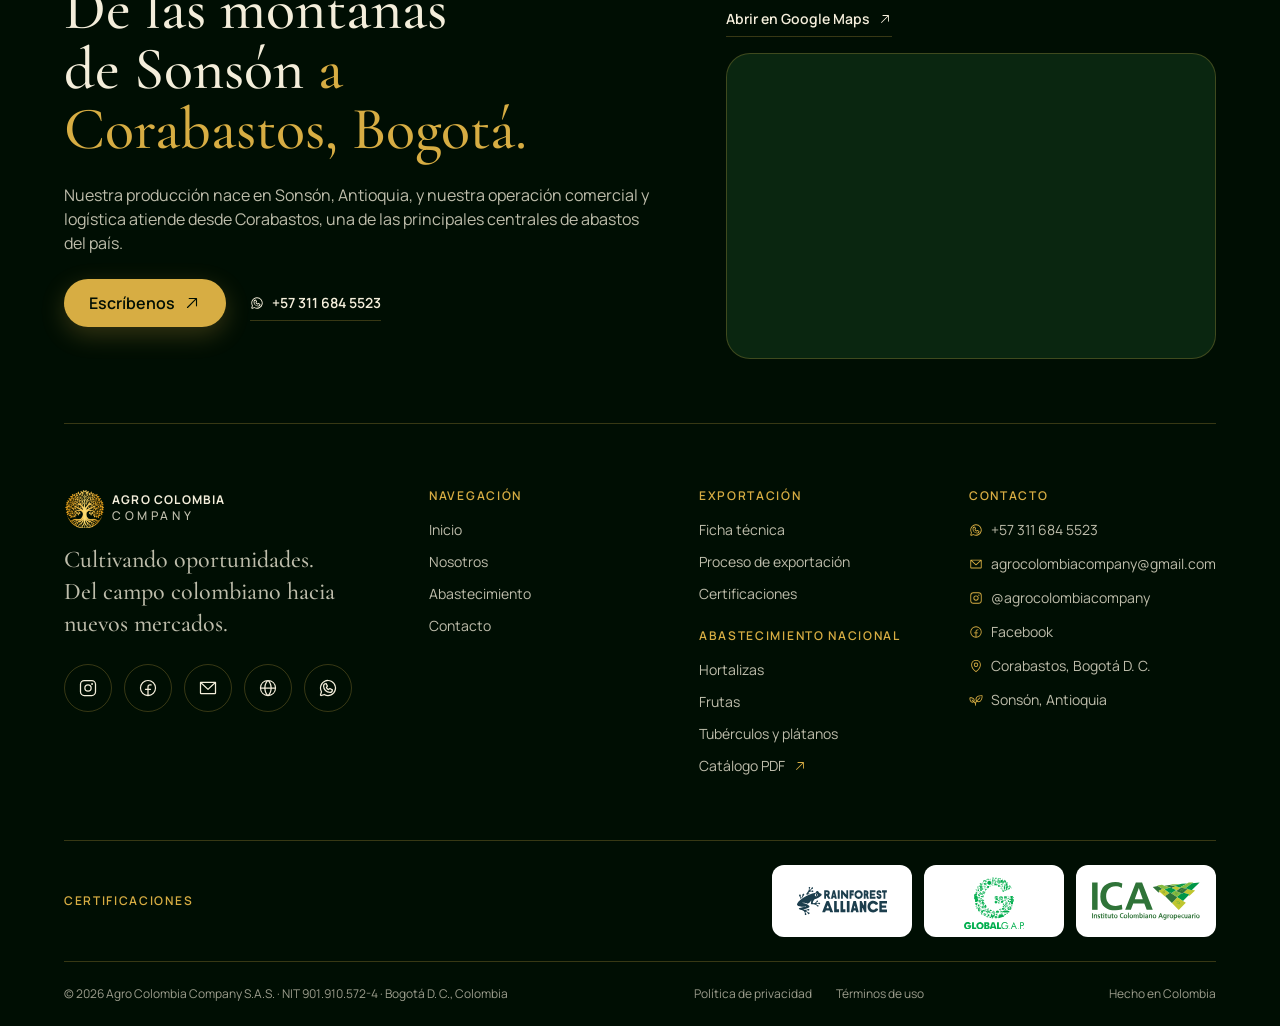
<file: nosotros.html>
<!doctype html>
<html lang="es" data-theme="dark">
<head>
  <meta charset="utf-8" />
  <meta name="viewport" content="width=device-width, initial-scale=1, viewport-fit=cover" />
  <title data-en="About us | Agro Colombia Company">Nosotros | Agro Colombia Company</title>
  <meta name="description" content="Más de 10 años en el sector agrario y más de 200 clientes. Conoce el origen de Agro Colombia Company en Sonsón, Antioquia, y su operación en Corabastos, Bogotá." data-en="More than 10 years in agriculture and 200 clients. Discover Agro Colombia Company’s origin in Sonsón, Antioquia, and its operation at Corabastos, Bogotá." />
  <meta name="theme-color" content="#011d07" />
  <link rel="icon" type="image/png" href="assets/imgs/brand/favicon-agrocolombia.png" />
  <link rel="apple-touch-icon" href="assets/imgs/brand/favicon-agrocolombia.png" />
  <link rel="canonical" href="https://www.agrocolombiacompany.com/nosotros.html" />
  <meta property="og:type" content="website" />
  <meta property="og:locale" content="es_CO" />
  <meta property="og:site_name" content="Agro Colombia Company" />
  <meta property="og:title" content="Nosotros | Agro Colombia Company" />
  <meta property="og:description" content="Más de 10 años en el sector agrario y más de 200 clientes. Conoce el origen de Agro Colombia Company en Sonsón, Antioquia, y su operación en Corabastos, Bogotá." />
  <meta property="og:url" content="https://www.agrocolombiacompany.com/nosotros.html" />
  <meta property="og:image" content="https://www.agrocolombiacompany.com/assets/imgs/origen/paisaje-sonson.jpeg" />
  <meta name="twitter:card" content="summary_large_image" />
  <link rel="preconnect" href="https://fonts.googleapis.com" />
  <link rel="preconnect" href="https://fonts.gstatic.com" crossorigin />
  <link href="https://fonts.googleapis.com/css2?family=Cormorant+Garamond:wght@500;600&family=Manrope:wght@400;500;600;700&display=swap" rel="stylesheet" />
  <script>
    (function () {
      var d = document.documentElement, t, l;
      try { t = localStorage.getItem('acc-theme'); l = localStorage.getItem('acc-lang'); } catch (e) {}
      d.setAttribute('data-theme', t === 'light' || t === 'dark' ? t : 'dark');
      if (l === 'en') d.setAttribute('lang', 'en');
    })();
  </script>
  <link rel="stylesheet" href="assets/css/icons.css?v=202610191020" />
  <link rel="stylesheet" href="site.css?v=202610191020" />
</head>
<body>
  <a class="skip-link" href="#contenido">Saltar al contenido</a>
  <div class="top-sentinel" aria-hidden="true" style="position:absolute;top:0;height:120px;width:1px"></div>
  <div class="site-top">
    <div class="marquee-bar" role="region" aria-label="Novedades">
      <div class="marquee-track"><div class="marquee-group"><span class="marquee-item"><img src="assets/imgs/brand/avocado-mark.svg" alt="" />Aguacate Hass colombiano de exportación</span><span class="marquee-item"><img src="assets/imgs/brand/avocado-mark.svg" alt="" />Origen: Sonsón, Antioquia</span><span class="marquee-item"><img src="assets/imgs/brand/avocado-mark.svg" alt="" />Certificados Rainforest Alliance, GLOBALG.A.P. e ICA</span><span class="marquee-item"><img src="assets/imgs/brand/avocado-mark.svg" alt="" />Capacidad de suministro de 50 toneladas</span><span class="marquee-item"><img src="assets/imgs/brand/avocado-mark.svg" alt="" />Calibres del 12 al 32</span><span class="marquee-item"><img src="assets/imgs/brand/avocado-mark.svg" alt="" />Abastecimiento nacional desde Corabastos, Bogotá</span></div><div class="marquee-group" aria-hidden="true"><span class="marquee-item"><img src="assets/imgs/brand/avocado-mark.svg" alt="" />Aguacate Hass colombiano de exportación</span><span class="marquee-item"><img src="assets/imgs/brand/avocado-mark.svg" alt="" />Origen: Sonsón, Antioquia</span><span class="marquee-item"><img src="assets/imgs/brand/avocado-mark.svg" alt="" />Certificados Rainforest Alliance, GLOBALG.A.P. e ICA</span><span class="marquee-item"><img src="assets/imgs/brand/avocado-mark.svg" alt="" />Capacidad de suministro de 50 toneladas</span><span class="marquee-item"><img src="assets/imgs/brand/avocado-mark.svg" alt="" />Calibres del 12 al 32</span><span class="marquee-item"><img src="assets/imgs/brand/avocado-mark.svg" alt="" />Abastecimiento nacional desde Corabastos, Bogotá</span></div></div>
    </div>
    <header class="site-header">
      <div class="island">
        <a class="brand-lockup" href="index.html" aria-label="Agro Colombia Company, inicio"><img src="assets/imgs/brand/favicon-agrocolombia.png" alt="" width="40" height="40" /><span>Agro Colombia <small>Company</small></span></a>
        <nav class="site-nav" aria-label="Navegación principal"><a href="index.html">Inicio</a><a href="nosotros.html" aria-current="page">Nosotros</a><a href="servicios.html">Abastecimiento</a><a href="contacto.html">Contacto</a></nav>
        <div class="header-preferences">
          <div class="language-switch" role="group" aria-label="Idioma"><button type="button" data-language="es" aria-pressed="true">ES</button><button type="button" data-language="en" aria-pressed="false">EN</button></div>
          <button class="icon-button theme-toggle" type="button" data-theme-toggle aria-label="Cambiar tema"><i class="icon icon-sun" aria-hidden="true"></i><i class="icon icon-moon" aria-hidden="true"></i></button>
          <button class="menu-toggle" type="button" aria-expanded="false" aria-controls="menu-overlay" aria-label="Abrir menú"><span></span><span></span></button>
        </div>
        <a class="header-cta" href="contacto.html">Cotizar <i class="icon icon-arrow-up-right" aria-hidden="true"></i></a>
      </div>
    </header>
  </div>
  <div class="menu-overlay" id="menu-overlay" inert>
    <nav aria-label="Menú móvil"><a href="index.html" style="--i:0"><small>01</small>Inicio</a><a href="nosotros.html" style="--i:1" aria-current="page"><small>02</small>Nosotros</a><a href="servicios.html" style="--i:2"><small>03</small>Abastecimiento</a><a href="contacto.html" style="--i:3"><small>04</small>Contacto</a></nav>
    <div class="overlay-foot" style="--i:5">
      <a class="button button-gold" href="contacto.html">Solicita tu cotización <i class="icon icon-arrow-up-right" aria-hidden="true"></i></a>
      <div class="social-row"><a href="https://www.instagram.com/agrocolombiacompany/" target="_blank" rel="noopener" aria-label="Instagram"><i class="icon icon-instagram-logo" aria-hidden="true"></i></a><a href="https://www.facebook.com/share/1GnSrKpnuH/" target="_blank" rel="noopener" aria-label="Facebook"><i class="icon icon-facebook-logo" aria-hidden="true"></i></a><a href="mailto:agrocolombiacompany@gmail.com" aria-label="Correo electrónico"><i class="icon icon-envelope-simple" aria-hidden="true"></i></a><a href="https://www.agrocolombiacompany.com" aria-label="Sitio web"><i class="icon icon-globe-simple" aria-hidden="true"></i></a><a href="https://wa.me/573116845523" data-whatsapp-link target="_blank" rel="noopener" aria-label="WhatsApp"><i class="icon icon-whatsapp-logo" aria-hidden="true"></i></a></div>
    </div>
  </div>
<main id="contenido">
    <section class="page-hero on-dark">
      <video data-bg-video muted loop playsinline preload="none" poster="assets/videos/fondos/huerto.jpg" aria-hidden="true"><source src="assets/videos/fondos/huerto.mp4" type="video/mp4" /></video>
      <nav class="breadcrumb reveal" aria-label="Ruta"><a href="index.html">Inicio</a><span aria-hidden="true">/</span><span>Nosotros</span></nav>
      <p class="eyebrow reveal" style="--d:1">Nuestra historia</p>
      <h1 class="reveal" style="--d:2">Una empresa colombiana, <em>conectada con su origen.</em></h1>
      <p class="lead reveal" style="--d:3">Producimos aguacate Hass para mercados internacionales y distribuimos productos agrícolas frescos en Colombia. Unimos el trabajo del campo con la operación comercial.</p>
      
    </section>

    <section class="section editorial-split">
      <figure class="editorial-media reveal"><img src="assets/imgs/origen/paisaje-sonson.jpeg" alt="Paisaje de la zona de cultivo en Sonsón, Antioquia" loading="lazy" /><figcaption><i class="icon icon-map-pin" aria-hidden="true"></i>Sonsón, Antioquia</figcaption></figure>
      <div class="editorial-copy">
        <p class="eyebrow reveal">Quiénes somos</p>
        <h2 class="h-section reveal" style="--d:1">Del campo colombiano <em>a cada operación.</em></h2>
        <p class="reveal" style="--d:2">Somos una empresa colombiana especializada en la distribución de frutas, verduras y productos agrícolas frescos, directamente desde los cultivos y cosechas.</p>
        <p class="reveal" style="--d:3">Con más de 10 años de experiencia en el sector agrario y en centros de abastecimiento, hemos construido relaciones sólidas con más de 200 clientes en Bogotá y a nivel nacional, que confían en nuestro compromiso con la calidad, el servicio y la puntualidad.</p>
      </div>
    </section>
    <section class="section on-dark">
      <ul class="stats-band">
        <li class="reveal"><strong data-count="10" data-prefix="+">+10</strong><span>años de experiencia en el sector agrario</span></li>
        <li class="reveal" style="--d:1"><strong data-count="200" data-prefix="+">+200</strong><span>clientes en Bogotá y a nivel nacional</span></li>
        <li class="reveal" style="--d:2"><strong data-count="88">88</strong><span>referencias de frutas, hortalizas, tubérculos y plátanos</span></li>
      </ul>
    </section>
    <section class="section">
      <div class="section-head"><div><p class="eyebrow reveal">Hacia dónde vamos</p><h2 class="h-section reveal" style="--d:1">Propósito con <em>raíces profundas.</em></h2></div></div>
      <div class="mv-grid">
        <article class="mv-card reveal"><span class="value-icon"><i class="icon icon-plant" aria-hidden="true"></i></span><p class="eyebrow">Misión</p><h3>Abastecer con lo mejor del campo.</h3><p>Abastecer con productos agrícolas frescos y de calidad a nuestros clientes, generando relaciones a largo plazo basadas en confianza, servicio y compromiso con el desarrollo del sector agrícola colombiano.</p></article>
        <article class="mv-card reveal" style="--d:1"><span class="value-icon"><i class="icon icon-globe-simple" aria-hidden="true"></i></span><p class="eyebrow">Visión</p><h3>Llevar el campo colombiano más lejos.</h3><p>Ser una empresa líder en distribución agrícola en Colombia, reconocida por su excelencia operativa e innovación, y avanzar hacia mercados internacionales con la calidad del campo colombiano.</p></article>
      </div>
    </section>
    <section class="section on-dark on-deep">
      <p class="eyebrow reveal">Lo que nos guía</p>
      <h2 class="h-display reveal" style="--d:1;max-width:880px;margin-top:24px">Creemos en el potencial del campo colombiano <em>y en las relaciones que generan valor.</em></h2>
      <ul class="values-row reveal" style="--d:2"><li><i class="icon icon-handshake" aria-hidden="true"></i>Compromiso</li><li><i class="icon icon-check-circle" aria-hidden="true"></i>Calidad</li><li><i class="icon icon-shield-star" aria-hidden="true"></i>Responsabilidad</li><li><i class="icon icon-hand-heart" aria-hidden="true"></i>Confianza</li><li><i class="icon icon-users-three" aria-hidden="true"></i>Trabajo en equipo</li><li><i class="icon icon-plant" aria-hidden="true"></i>Desarrollo del campo</li></ul>
    </section>
    <section class="section editorial-split is-flipped">
      <figure class="editorial-media reveal"><img src="assets/imgs/origen/cultivo-hass-montana.jpg" alt="Cultivo de aguacate Hass en una zona montañosa" loading="lazy" /><figcaption><i class="icon icon-plant" aria-hidden="true"></i>Cultivo de aguacate Hass</figcaption></figure>
      <div class="editorial-copy">
        <p class="eyebrow reveal">El territorio</p>
        <h2 class="h-section reveal" style="--d:1">Todo comienza <em>en la tierra.</em></h2>
        <p class="reveal" style="--d:2">Entre las montañas de Antioquia comienza nuestra historia. En Sonsón cultivamos aguacate Hass, en una región de tradición y vocación agrícola donde el territorio permite desarrollar un producto con potencial para distintos mercados.</p>
        <p class="reveal" style="--d:3">Para nosotros, la tierra no es solo el lugar donde nace el producto. Es donde comienzan las oportunidades.</p>
      </div>
    </section>
    <section class="section on-dark on-deep" id="cultivo">
      <div class="section-head"><div><p class="eyebrow reveal">Nuestro cultivo</p><h2 class="h-section reveal" style="--d:1">Así luce el origen <em>de nuestro aguacate.</em></h2></div>
      <p class="reveal" style="--d:2">Fotos y videos reales de nuestros lotes de aguacate Hass en Sonsón, Antioquia. Toca cualquier imagen para verla en grande.</p></div>
      <div class="video-grid"><button type="button" class="video-card is-landscape reveal" style="--d:0" data-video-src="assets/videos/cultivo/recorrido-lote.mp4" data-video-title="Recorrido por el lote"><img src="assets/videos/cultivo/recorrido-lote.jpg" alt="" loading="lazy" /><span class="video-play"><i class="icon icon-play" aria-hidden="true"></i></span><span class="video-meta"><b>Recorrido por el lote</b><small>Así crecen nuestros árboles en Sonsón. · 0:40</small></span></button><button type="button" class="video-card is-portrait reveal" style="--d:1" data-video-src="assets/videos/cultivo/arboles-con-fruto.mp4" data-video-title="Árboles con fruto"><img src="assets/videos/cultivo/arboles-con-fruto.jpg" alt="" loading="lazy" /><span class="video-play"><i class="icon icon-play" aria-hidden="true"></i></span><span class="video-meta"><b>Árboles con fruto</b><small>Aguacate Hass listo para la cosecha. · 0:37</small></span></button><button type="button" class="video-card is-portrait reveal" style="--d:2" data-video-src="assets/videos/cultivo/seleccion-canastillas.mp4" data-video-title="Selección en canastillas"><img src="assets/videos/cultivo/seleccion-canastillas.jpg" alt="" loading="lazy" /><span class="video-play"><i class="icon icon-play" aria-hidden="true"></i></span><span class="video-meta"><b>Selección en canastillas</b><small>El cuidado continúa después de la cosecha. · 0:26</small></span></button></div>
      <ul class="gallery-grid" data-gallery><li class="gallery-item is-wide reveal" style="--d:0"><button type="button" data-lightbox="0" aria-label="Ampliar foto: Racimo de aguacates Hass en el árbol"><img src="assets/imgs/cultivo/982279-sm.webp" data-full="assets/imgs/cultivo/982279.webp" alt="Racimo de aguacates Hass en el árbol" loading="lazy" decoding="async" /></button></li><li class="gallery-item is-wide reveal" style="--d:1"><button type="button" data-lightbox="1" aria-label="Ampliar foto: Lotes de aguacate Hass en las montañas de Sonsón"><img src="assets/imgs/cultivo/982260-sm.webp" data-full="assets/imgs/cultivo/982260.webp" alt="Lotes de aguacate Hass en las montañas de Sonsón" loading="lazy" decoding="async" /></button></li><li class="gallery-item reveal" style="--d:2"><button type="button" data-lightbox="2" aria-label="Ampliar foto: Ramas cargadas de aguacate Hass"><img src="assets/imgs/cultivo/982258-sm.webp" data-full="assets/imgs/cultivo/982258.webp" alt="Ramas cargadas de aguacate Hass" loading="lazy" decoding="async" /></button></li><li class="gallery-item reveal" style="--d:0"><button type="button" data-lightbox="3" aria-label="Ampliar foto: Canastillas de aguacate Hass recién cosechado"><img src="assets/imgs/cultivo/982232-sm.webp" data-full="assets/imgs/cultivo/982232.webp" alt="Canastillas de aguacate Hass recién cosechado" loading="lazy" decoding="async" /></button></li><li class="gallery-item is-wide reveal" style="--d:1"><button type="button" data-lightbox="4" aria-label="Ampliar foto: Frutos en desarrollo entre el follaje"><img src="assets/imgs/cultivo/982252-sm.webp" data-full="assets/imgs/cultivo/982252.webp" alt="Frutos en desarrollo entre el follaje" loading="lazy" decoding="async" /></button></li><li class="gallery-item reveal" style="--d:2"><button type="button" data-lightbox="5" aria-label="Ampliar foto: Cultivo en ladera, Sonsón, Antioquia"><img src="assets/imgs/cultivo/982259-sm.webp" data-full="assets/imgs/cultivo/982259.webp" alt="Cultivo en ladera, Sonsón, Antioquia" loading="lazy" decoding="async" /></button></li><li class="gallery-item reveal" style="--d:0"><button type="button" data-lightbox="6" aria-label="Ampliar foto: Árbol de aguacate Hass en producción"><img src="assets/imgs/cultivo/982240-sm.webp" data-full="assets/imgs/cultivo/982240.webp" alt="Árbol de aguacate Hass en producción" loading="lazy" decoding="async" /></button></li><li class="gallery-item is-wide reveal" style="--d:1"><button type="button" data-lightbox="7" aria-label="Ampliar foto: Aguacates Hass creciendo bajo el sol"><img src="assets/imgs/cultivo/982253-sm.webp" data-full="assets/imgs/cultivo/982253.webp" alt="Aguacates Hass creciendo bajo el sol" loading="lazy" decoding="async" /></button></li><li class="gallery-item reveal" style="--d:2"><button type="button" data-lightbox="8" aria-label="Ampliar foto: Árbol joven bien formado"><img src="assets/imgs/cultivo/982256-sm.webp" data-full="assets/imgs/cultivo/982256.webp" alt="Árbol joven bien formado" loading="lazy" decoding="async" /></button></li><li class="gallery-item is-wide reveal" style="--d:0"><button type="button" data-lightbox="9" aria-label="Ampliar foto: Hileras del cultivo"><img src="assets/imgs/cultivo/982255-sm.webp" data-full="assets/imgs/cultivo/982255.webp" alt="Hileras del cultivo" loading="lazy" decoding="async" /></button></li><li class="gallery-item reveal" style="--d:1"><button type="button" data-lightbox="10" aria-label="Ampliar foto: Árbol de aguacate Hass en el lote"><img src="assets/imgs/cultivo/982234-sm.webp" data-full="assets/imgs/cultivo/982234.webp" alt="Árbol de aguacate Hass en el lote" loading="lazy" decoding="async" /></button></li><li class="gallery-item is-wide reveal" style="--d:2"><button type="button" data-lightbox="11" aria-label="Ampliar foto: Frutos de aguacate Hass en la rama"><img src="assets/imgs/cultivo/982254-sm.webp" data-full="assets/imgs/cultivo/982254.webp" alt="Frutos de aguacate Hass en la rama" loading="lazy" decoding="async" /></button></li><li class="gallery-item reveal" style="--d:0"><button type="button" data-lightbox="12" aria-label="Ampliar foto: Follaje sano y nuevos brotes"><img src="assets/imgs/cultivo/982251-sm.webp" data-full="assets/imgs/cultivo/982251.webp" alt="Follaje sano y nuevos brotes" loading="lazy" decoding="async" /></button></li><li class="gallery-item reveal" style="--d:1"><button type="button" data-lightbox="13" aria-label="Ampliar foto: Árbol en plena producción"><img src="assets/imgs/cultivo/982249-sm.webp" data-full="assets/imgs/cultivo/982249.webp" alt="Árbol en plena producción" loading="lazy" decoding="async" /></button></li><li class="gallery-item reveal" style="--d:2"><button type="button" data-lightbox="14" aria-label="Ampliar foto: Copa del árbol con frutos"><img src="assets/imgs/cultivo/982239-sm.webp" data-full="assets/imgs/cultivo/982239.webp" alt="Copa del árbol con frutos" loading="lazy" decoding="async" /></button></li><li class="gallery-item reveal" style="--d:0"><button type="button" data-lightbox="15" aria-label="Ampliar foto: Árbol joven en el lote"><img src="assets/imgs/cultivo/982235-sm.webp" data-full="assets/imgs/cultivo/982235.webp" alt="Árbol joven en el lote" loading="lazy" decoding="async" /></button></li><li class="gallery-item reveal" style="--d:1"><button type="button" data-lightbox="16" aria-label="Ampliar foto: Cultivo rodeado de montaña"><img src="assets/imgs/cultivo/982250-sm.webp" data-full="assets/imgs/cultivo/982250.webp" alt="Cultivo rodeado de montaña" loading="lazy" decoding="async" /></button></li><li class="gallery-item reveal" style="--d:2"><button type="button" data-lightbox="17" aria-label="Ampliar foto: Árbol de aguacate Hass"><img src="assets/imgs/cultivo/982257-sm.webp" data-full="assets/imgs/cultivo/982257.webp" alt="Árbol de aguacate Hass" loading="lazy" decoding="async" /></button></li></ul>
    </section>
    <section class="section section-alt">
      <div class="section-head"><div><p class="eyebrow reveal">Una operación, dos puntos clave</p><h2 class="h-section reveal" style="--d:1">Origen en Antioquia. <em>Conexión en Bogotá.</em></h2></div>
      <p class="reveal" style="--d:2">Nuestra ubicación en Corabastos, uno de los principales centros de abastecimiento del país, nos conecta con compradores en distintas regiones.</p></div>
      <div class="route-band reveal">
        <div><b>Origen</b><strong>Sonsón, Antioquia</strong><p>Cultivo y cosecha de aguacate Hass</p></div>
        <span class="route-line" aria-hidden="true"></span>
        <div><b>Operación</b><strong>Corabastos, Bogotá D. C.</strong><p>Comercialización y logística nacional</p></div>
      </div>
    </section>
    <section class="section editorial-split">
      <figure class="editorial-media reveal"><img src="assets/imgs/referencias/marca-en-campo.jpeg" alt="Agro Colombia Company sobre un paisaje agrícola" loading="lazy" /></figure>
      <div class="editorial-copy">
        <p class="eyebrow reveal">Nuestra historia sigue creciendo</p>
        <h2 class="h-section reveal" style="--d:1">De Colombia <em>hacia nuevos mercados.</em></h2>
        <p class="reveal" style="--d:2">Lo que comienza en las montañas de Sonsón busca llegar cada vez más lejos. Con certificaciones Rainforest Alliance, GLOBALG.A.P. y registro ICA, llevamos nuestro aguacate Hass a compradores que valoran el origen y la calidad.</p>
        <a class="button button-gold reveal" style="--d:3" href="contacto.html">Conversemos <i class="icon icon-arrow-up-right" aria-hidden="true"></i></a>
      </div>
    </section>
    <section class="closing on-dark">
      <video data-bg-video muted loop playsinline preload="none" poster="assets/videos/fondos/huerto.jpg" aria-hidden="true"><source src="assets/videos/fondos/huerto.mp4" type="video/mp4" /></video>
      <div class="closing-copy">
        <p class="eyebrow reveal">Cultivemos juntos</p>
        <h2 class="h-display reveal" style="--d:1">Cultivemos nuevas <em>oportunidades juntos.</em></h2>
        <p class="reveal" style="--d:2">Buscamos relaciones con clientes, distribuidores y aliados interesados en productos agrícolas colombianos.</p>
        <a class="button button-gold reveal" style="--d:3" href="contacto.html">Solicita tu cotización <i class="icon icon-arrow-up-right" aria-hidden="true"></i></a>
        <ul class="closing-perks reveal" style="--d:4"><li><i class="icon icon-medal" aria-hidden="true"></i>Certificaciones internacionales</li><li><i class="icon icon-package" aria-hidden="true"></i>Calibres del 12 al 32</li><li><i class="icon icon-headset" aria-hidden="true"></i>Atención comercial personalizada</li></ul>
      </div>
    </section>
  </main>
  <footer class="site-footer on-dark">
    <div class="footer-top">
      <div class="footer-cta reveal">
        <p class="eyebrow">Dónde estamos</p>
        <h2 class="h-section">De las montañas de Sonsón <em>a Corabastos, Bogotá.</em></h2>
        <p class="muted">Nuestra producción nace en Sonsón, Antioquia, y nuestra operación comercial y logística atiende desde Corabastos, una de las principales centrales de abastos del país.</p>
        <div class="hero-links">
          <a class="button button-gold" href="contacto.html">Escríbenos <i class="icon icon-arrow-up-right" aria-hidden="true"></i></a>
          <a class="text-link" href="https://wa.me/573116845523" data-whatsapp-link target="_blank" rel="noopener"><i class="icon icon-whatsapp-logo" aria-hidden="true"></i> +57 311 684 5523</a>
        </div>
      </div>
      <div class="footer-map reveal" style="--d:1">
        <div class="footer-map-tabs">
          <div role="tablist" aria-label="Ubicaciones">
            <button type="button" role="tab" aria-selected="true" data-map-src="https://www.openstreetmap.org/export/embed.html?bbox=-74.1720%2C4.6150%2C-74.1380%2C4.6400&layer=mapnik&marker=4.6275%2C-74.1545" data-map-link="https://www.google.com/maps/search/?api=1&query=Corabastos+Bogot%C3%A1"><i class="icon icon-map-pin" aria-hidden="true"></i>Corabastos, Bogotá</button>
            <button type="button" role="tab" aria-selected="false" data-map-src="https://www.openstreetmap.org/export/embed.html?bbox=-75.3550%2C5.6850%2C-75.2700%2C5.7380&layer=mapnik&marker=5.7114%2C-75.3108" data-map-link="https://www.google.com/maps/search/?api=1&query=Sons%C3%B3n+Antioquia"><i class="icon icon-plant" aria-hidden="true"></i>Sonsón, Antioquia</button>
          </div>
          <a class="text-link" href="https://www.google.com/maps/search/?api=1&query=Corabastos+Bogot%C3%A1" target="_blank" rel="noopener" data-map-open>Abrir en Google Maps <i class="icon icon-arrow-up-right" aria-hidden="true"></i></a>
        </div>
        <div class="footer-map-frame"><iframe title="Mapa de la zona de operación" src="https://www.openstreetmap.org/export/embed.html?bbox=-74.1720%2C4.6150%2C-74.1380%2C4.6400&layer=mapnik&marker=4.6275%2C-74.1545" loading="lazy" referrerpolicy="no-referrer"></iframe></div>
      </div>
    </div>
    <div class="footer-main">
      <div class="footer-brand">
        <a class="brand-lockup" href="index.html"><img src="assets/imgs/brand/favicon-agrocolombia.png" alt="" width="40" height="40" loading="lazy" /><span>Agro Colombia <small>Company</small></span></a>
        <p>Cultivando oportunidades.<br />Del campo colombiano hacia nuevos mercados.</p>
        <div class="social-row"><a href="https://www.instagram.com/agrocolombiacompany/" target="_blank" rel="noopener" aria-label="Instagram"><i class="icon icon-instagram-logo" aria-hidden="true"></i></a><a href="https://www.facebook.com/share/1GnSrKpnuH/" target="_blank" rel="noopener" aria-label="Facebook"><i class="icon icon-facebook-logo" aria-hidden="true"></i></a><a href="mailto:agrocolombiacompany@gmail.com" aria-label="Correo electrónico"><i class="icon icon-envelope-simple" aria-hidden="true"></i></a><a href="https://www.agrocolombiacompany.com" aria-label="Sitio web"><i class="icon icon-globe-simple" aria-hidden="true"></i></a><a href="https://wa.me/573116845523" data-whatsapp-link target="_blank" rel="noopener" aria-label="WhatsApp"><i class="icon icon-whatsapp-logo" aria-hidden="true"></i></a></div>
      </div>
      <div class="footer-col"><h3>Navegación</h3><ul><li><a href="index.html">Inicio</a></li><li><a href="nosotros.html">Nosotros</a></li><li><a href="servicios.html">Abastecimiento</a></li><li><a href="contacto.html">Contacto</a></li></ul></div>
      <div class="footer-col"><h3>Exportación</h3><ul><li><a href="index.html#ficha">Ficha técnica</a></li><li><a href="index.html#proceso">Proceso de exportación</a></li><li><a href="index.html#certificaciones">Certificaciones</a></li></ul>
        <h3 class="footer-sub">Abastecimiento nacional</h3><ul><li><a href="servicios.html#hortalizas">Hortalizas</a></li><li><a href="servicios.html#frutas">Frutas</a></li><li><a href="servicios.html#tuberculos">Tubérculos y plátanos</a></li><li><a href="assets/docs/catalogo-nacional-agro-colombia.pdf" target="_blank" rel="noopener">Catálogo PDF <i class="icon icon-arrow-up-right" aria-hidden="true"></i></a></li></ul></div>
      <div class="footer-col"><h3>Contacto</h3><ul>
        <li><a href="https://wa.me/573116845523" data-whatsapp-link target="_blank" rel="noopener"><i class="icon icon-whatsapp-logo" aria-hidden="true"></i>+57 311 684 5523</a></li>
        <li><a href="mailto:agrocolombiacompany@gmail.com"><i class="icon icon-envelope-simple" aria-hidden="true"></i>agrocolombiacompany@gmail.com</a></li>
        <li><a href="https://www.instagram.com/agrocolombiacompany/" target="_blank" rel="noopener"><i class="icon icon-instagram-logo" aria-hidden="true"></i>@agrocolombiacompany</a></li>
        <li><a href="https://www.facebook.com/share/1GnSrKpnuH/" target="_blank" rel="noopener"><i class="icon icon-facebook-logo" aria-hidden="true"></i>Facebook</a></li>
        <li><span><i class="icon icon-map-pin" aria-hidden="true"></i>Corabastos, Bogotá D. C.</span></li>
        <li><span><i class="icon icon-plant" aria-hidden="true"></i>Sonsón, Antioquia</span></li>
      </ul></div>
    </div>
    <div class="footer-certs"><span>Certificaciones</span><div><a href="https://www.rainforest-alliance.org/" target="_blank" rel="noopener" title="Rainforest Alliance"><img src="assets/imgs/certificaciones/rainforest-alliance.svg" alt="Rainforest Alliance" loading="lazy" /></a><a href="https://www.globalgap.org/" target="_blank" rel="noopener" title="GLOBALG.A.P."><img src="assets/imgs/certificaciones/globalgap.svg" alt="GLOBALG.A.P." loading="lazy" /></a><a href="https://www.ica.gov.co/" target="_blank" rel="noopener" title="ICA"><img src="assets/imgs/certificaciones/ica.svg" alt="ICA" loading="lazy" /></a></div></div>
    <div class="footer-bottom">
      <span>© <span data-year>2026</span> Agro Colombia Company S.A.S. · NIT 901.910.572-4 · Bogotá D. C., Colombia</span>
      <nav class="footer-legal" aria-label="Enlaces legales"><a href="privacidad.html">Política de privacidad</a><a href="privacidad.html#terminos">Términos de uso</a></nav>
      <span>Hecho en Colombia</span>
    </div>
  </footer>
  <a class="whatsapp-float" href="https://wa.me/573116845523" data-whatsapp-link target="_blank" rel="noopener" aria-label="Escríbenos por WhatsApp"><span class="whatsapp-float-icon"><i class="icon icon-whatsapp-logo" aria-hidden="true"></i></span><span class="whatsapp-float-text"><small>¿Hablamos?</small>Escríbenos por WhatsApp</span></a>
  <dialog class="lightbox" data-lightbox-dialog aria-label="Visor de fotos y videos">
    <button class="lightbox-close icon-button" type="button" data-lightbox-close aria-label="Cerrar"><i class="icon icon-x" aria-hidden="true"></i></button>
    <button class="lightbox-nav is-prev icon-button" type="button" data-lightbox-prev aria-label="Anterior"><i class="icon icon-arrow-left" aria-hidden="true"></i></button>
    <figure class="lightbox-stage"><div data-lightbox-media></div><figcaption data-lightbox-caption></figcaption></figure>
    <button class="lightbox-nav is-next icon-button" type="button" data-lightbox-next aria-label="Siguiente"><i class="icon icon-arrow-right" aria-hidden="true"></i></button>
  </dialog>
  <button class="to-top" type="button" data-to-top aria-label="Volver arriba"><i class="icon icon-arrow-down" aria-hidden="true"></i></button>
  <script src="assets/js/i18n.js?v=202610191020"></script>
  <script src="site.js?v=202610191020"></script>
</body>
</html>
</file>
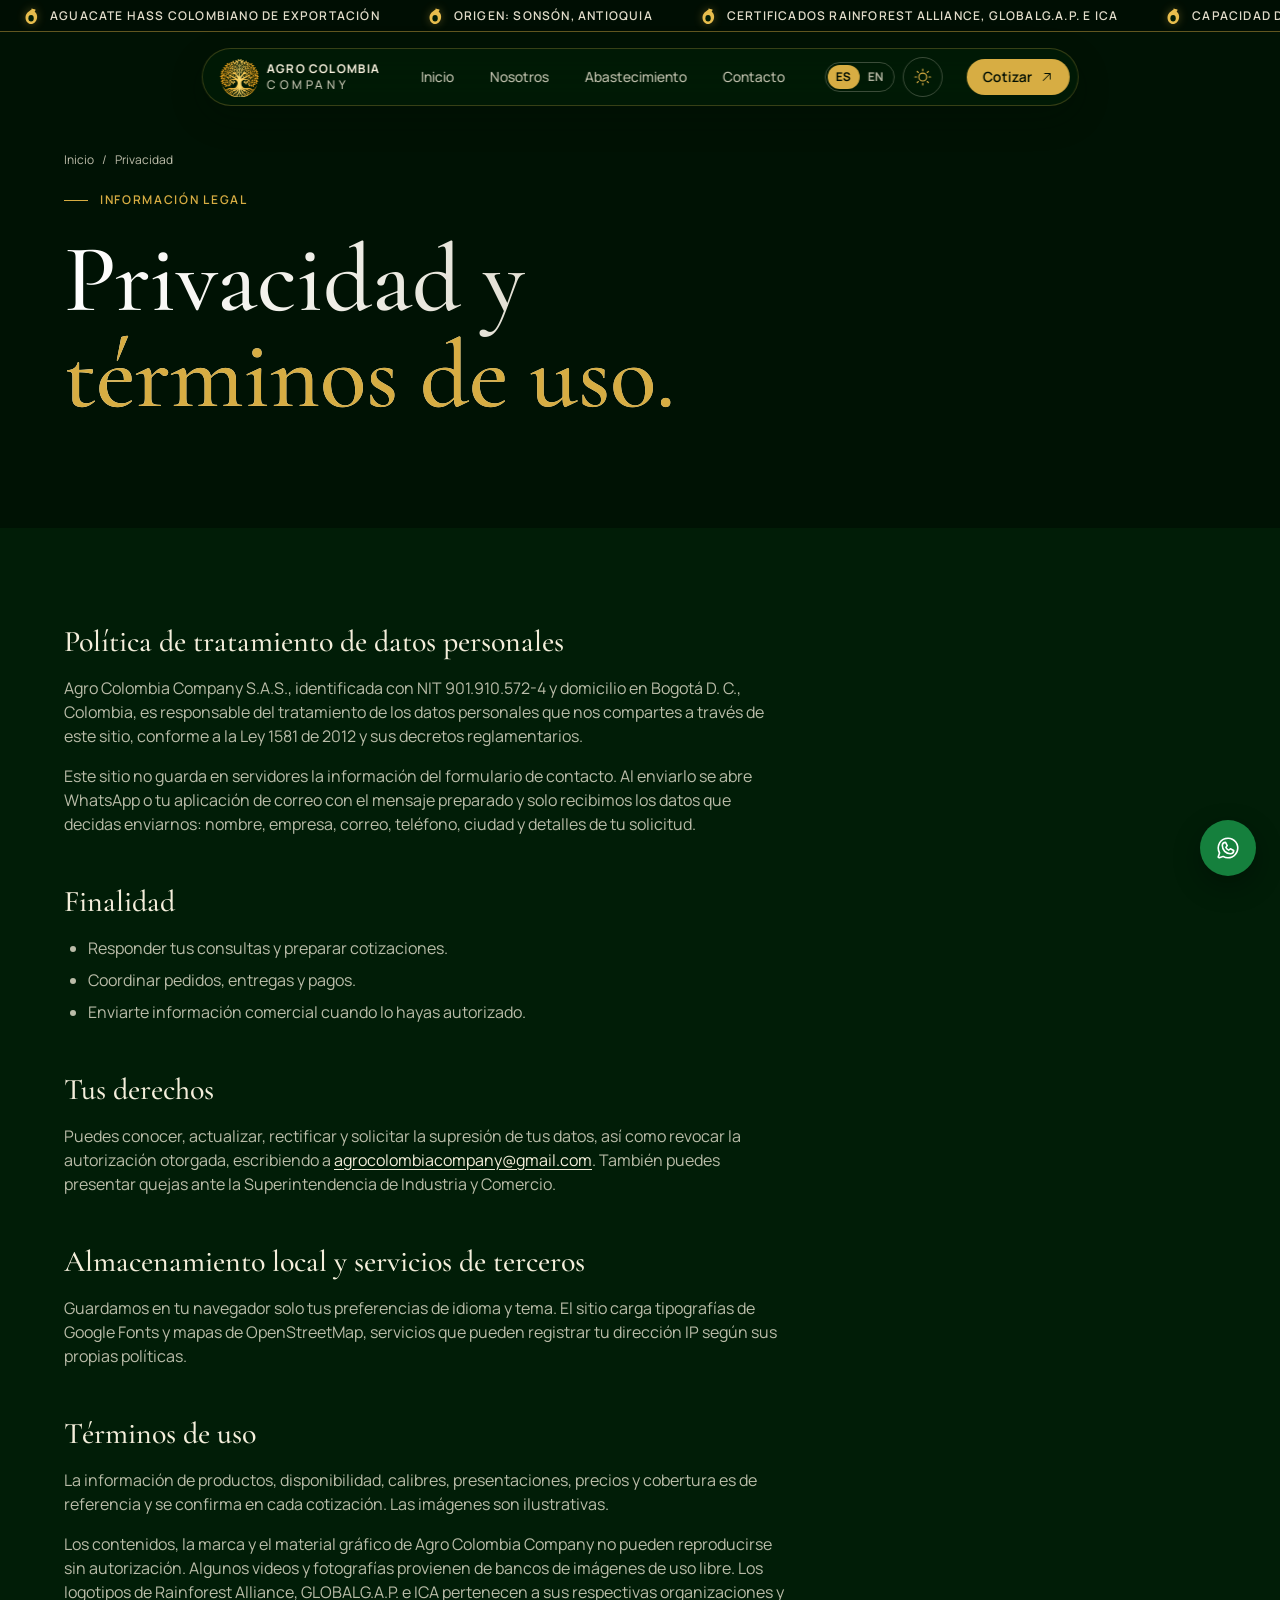
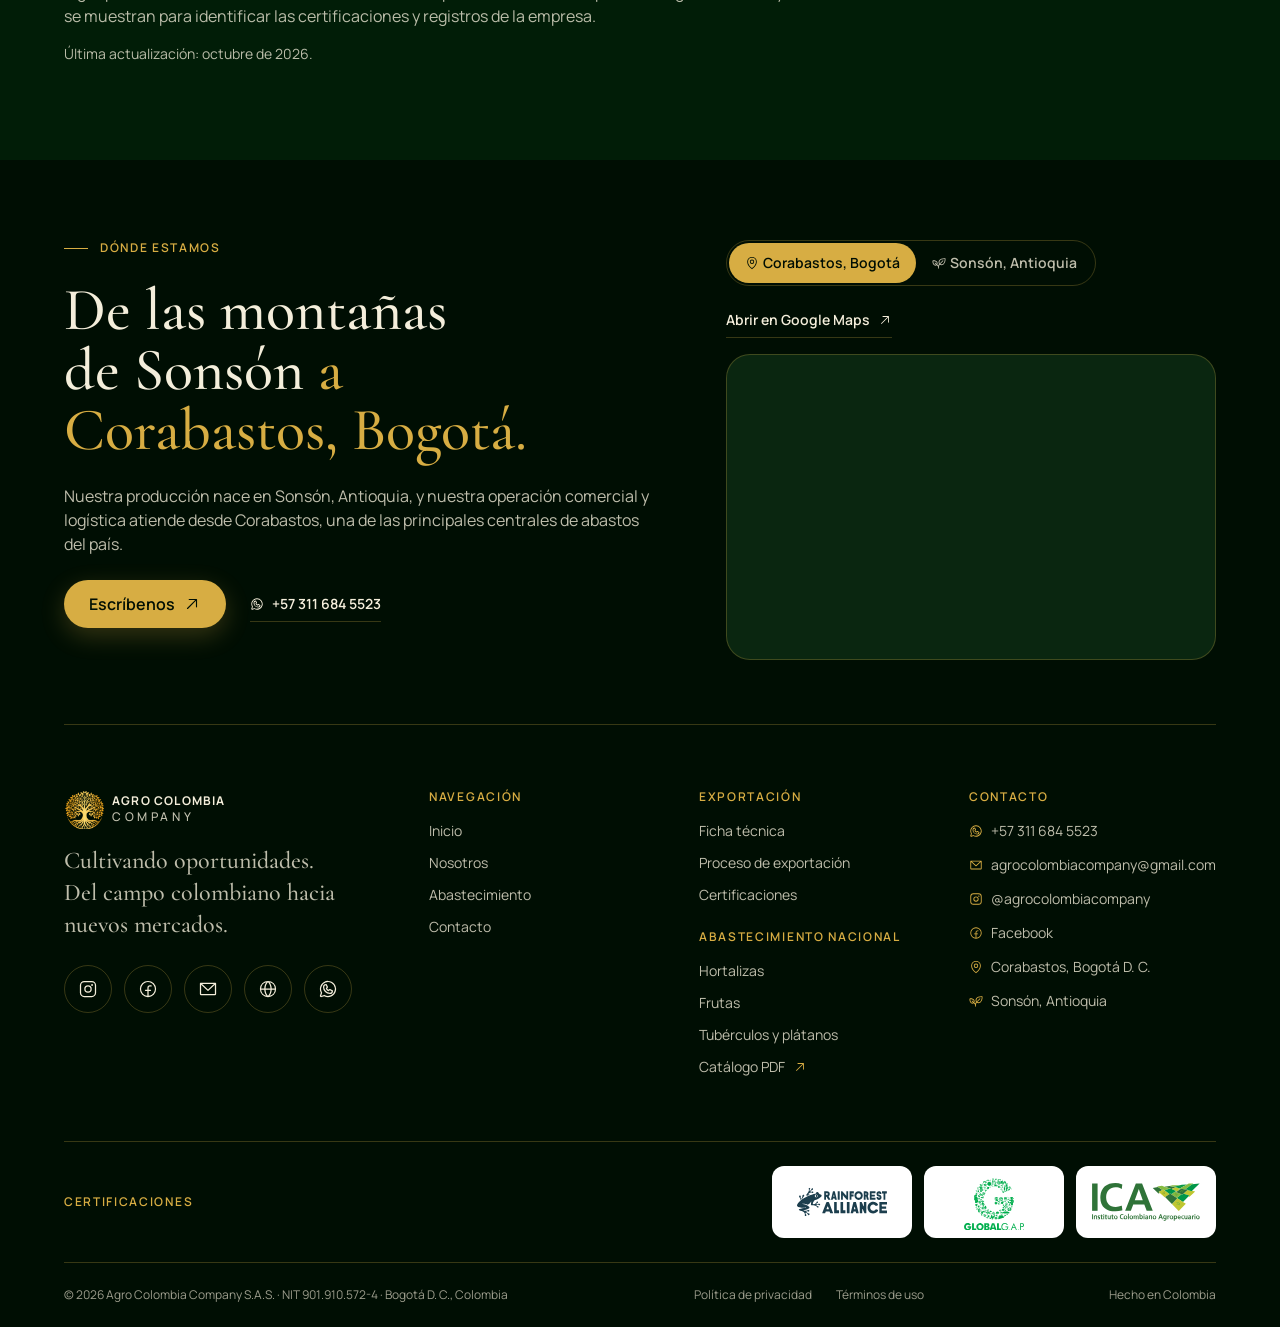
<file: privacidad.html>
<!doctype html>
<html lang="es" data-theme="dark">
<head>
  <meta charset="utf-8" />
  <meta name="viewport" content="width=device-width, initial-scale=1, viewport-fit=cover" />
  <title data-en="Privacy and terms | Agro Colombia Company">Privacidad y términos | Agro Colombia Company</title>
  <meta name="description" content="Política de tratamiento de datos personales y términos de uso del sitio de Agro Colombia Company." data-en="Personal data policy and terms of use for the Agro Colombia Company website." />
  <meta name="theme-color" content="#011d07" />
  <link rel="icon" type="image/png" href="assets/imgs/brand/favicon-agrocolombia.png" />
  <link rel="apple-touch-icon" href="assets/imgs/brand/favicon-agrocolombia.png" />
  <link rel="canonical" href="https://www.agrocolombiacompany.com/privacidad.html" />
  <meta property="og:type" content="website" />
  <meta property="og:locale" content="es_CO" />
  <meta property="og:site_name" content="Agro Colombia Company" />
  <meta property="og:title" content="Privacidad y términos | Agro Colombia Company" />
  <meta property="og:description" content="Política de tratamiento de datos personales y términos de uso del sitio de Agro Colombia Company." />
  <meta property="og:url" content="https://www.agrocolombiacompany.com/privacidad.html" />
  <meta property="og:image" content="https://www.agrocolombiacompany.com/assets/imgs/origen/cultivo-hass-montana.jpg" />
  <meta name="twitter:card" content="summary_large_image" />
  <link rel="preconnect" href="https://fonts.googleapis.com" />
  <link rel="preconnect" href="https://fonts.gstatic.com" crossorigin />
  <link href="https://fonts.googleapis.com/css2?family=Cormorant+Garamond:wght@500;600&family=Manrope:wght@400;500;600;700&display=swap" rel="stylesheet" />
  <script>
    (function () {
      var d = document.documentElement, t, l;
      try { t = localStorage.getItem('acc-theme'); l = localStorage.getItem('acc-lang'); } catch (e) {}
      d.setAttribute('data-theme', t === 'light' || t === 'dark' ? t : 'dark');
      if (l === 'en') d.setAttribute('lang', 'en');
    })();
  </script>
  <link rel="stylesheet" href="assets/css/icons.css?v=202610191020" />
  <link rel="stylesheet" href="site.css?v=202610191020" />
</head>
<body>
  <a class="skip-link" href="#contenido">Saltar al contenido</a>
  <div class="top-sentinel" aria-hidden="true" style="position:absolute;top:0;height:120px;width:1px"></div>
  <div class="site-top">
    <div class="marquee-bar" role="region" aria-label="Novedades">
      <div class="marquee-track"><div class="marquee-group"><span class="marquee-item"><img src="assets/imgs/brand/avocado-mark.svg" alt="" />Aguacate Hass colombiano de exportación</span><span class="marquee-item"><img src="assets/imgs/brand/avocado-mark.svg" alt="" />Origen: Sonsón, Antioquia</span><span class="marquee-item"><img src="assets/imgs/brand/avocado-mark.svg" alt="" />Certificados Rainforest Alliance, GLOBALG.A.P. e ICA</span><span class="marquee-item"><img src="assets/imgs/brand/avocado-mark.svg" alt="" />Capacidad de suministro de 50 toneladas</span><span class="marquee-item"><img src="assets/imgs/brand/avocado-mark.svg" alt="" />Calibres del 12 al 32</span><span class="marquee-item"><img src="assets/imgs/brand/avocado-mark.svg" alt="" />Abastecimiento nacional desde Corabastos, Bogotá</span></div><div class="marquee-group" aria-hidden="true"><span class="marquee-item"><img src="assets/imgs/brand/avocado-mark.svg" alt="" />Aguacate Hass colombiano de exportación</span><span class="marquee-item"><img src="assets/imgs/brand/avocado-mark.svg" alt="" />Origen: Sonsón, Antioquia</span><span class="marquee-item"><img src="assets/imgs/brand/avocado-mark.svg" alt="" />Certificados Rainforest Alliance, GLOBALG.A.P. e ICA</span><span class="marquee-item"><img src="assets/imgs/brand/avocado-mark.svg" alt="" />Capacidad de suministro de 50 toneladas</span><span class="marquee-item"><img src="assets/imgs/brand/avocado-mark.svg" alt="" />Calibres del 12 al 32</span><span class="marquee-item"><img src="assets/imgs/brand/avocado-mark.svg" alt="" />Abastecimiento nacional desde Corabastos, Bogotá</span></div></div>
    </div>
    <header class="site-header">
      <div class="island">
        <a class="brand-lockup" href="index.html" aria-label="Agro Colombia Company, inicio"><img src="assets/imgs/brand/favicon-agrocolombia.png" alt="" width="40" height="40" /><span>Agro Colombia <small>Company</small></span></a>
        <nav class="site-nav" aria-label="Navegación principal"><a href="index.html">Inicio</a><a href="nosotros.html">Nosotros</a><a href="servicios.html">Abastecimiento</a><a href="contacto.html">Contacto</a></nav>
        <div class="header-preferences">
          <div class="language-switch" role="group" aria-label="Idioma"><button type="button" data-language="es" aria-pressed="true">ES</button><button type="button" data-language="en" aria-pressed="false">EN</button></div>
          <button class="icon-button theme-toggle" type="button" data-theme-toggle aria-label="Cambiar tema"><i class="icon icon-sun" aria-hidden="true"></i><i class="icon icon-moon" aria-hidden="true"></i></button>
          <button class="menu-toggle" type="button" aria-expanded="false" aria-controls="menu-overlay" aria-label="Abrir menú"><span></span><span></span></button>
        </div>
        <a class="header-cta" href="contacto.html">Cotizar <i class="icon icon-arrow-up-right" aria-hidden="true"></i></a>
      </div>
    </header>
  </div>
  <div class="menu-overlay" id="menu-overlay" inert>
    <nav aria-label="Menú móvil"><a href="index.html" style="--i:0"><small>01</small>Inicio</a><a href="nosotros.html" style="--i:1"><small>02</small>Nosotros</a><a href="servicios.html" style="--i:2"><small>03</small>Abastecimiento</a><a href="contacto.html" style="--i:3"><small>04</small>Contacto</a></nav>
    <div class="overlay-foot" style="--i:5">
      <a class="button button-gold" href="contacto.html">Solicita tu cotización <i class="icon icon-arrow-up-right" aria-hidden="true"></i></a>
      <div class="social-row"><a href="https://www.instagram.com/agrocolombiacompany/" target="_blank" rel="noopener" aria-label="Instagram"><i class="icon icon-instagram-logo" aria-hidden="true"></i></a><a href="https://www.facebook.com/share/1GnSrKpnuH/" target="_blank" rel="noopener" aria-label="Facebook"><i class="icon icon-facebook-logo" aria-hidden="true"></i></a><a href="mailto:agrocolombiacompany@gmail.com" aria-label="Correo electrónico"><i class="icon icon-envelope-simple" aria-hidden="true"></i></a><a href="https://www.agrocolombiacompany.com" aria-label="Sitio web"><i class="icon icon-globe-simple" aria-hidden="true"></i></a><a href="https://wa.me/573116845523" data-whatsapp-link target="_blank" rel="noopener" aria-label="WhatsApp"><i class="icon icon-whatsapp-logo" aria-hidden="true"></i></a></div>
    </div>
  </div>
<main id="contenido">
    <section class="page-hero on-dark" style="min-height:auto">
      <nav class="breadcrumb" aria-label="Ruta"><a href="index.html">Inicio</a><span aria-hidden="true">/</span><span>Privacidad</span></nav>
      <p class="eyebrow">Información legal</p>
      <h1>Privacidad y <em>términos de uso.</em></h1>
    </section>
    <section class="section">
      <div class="legal-content">
        <h2>Política de tratamiento de datos personales</h2>
        <p>Agro Colombia Company S.A.S., identificada con NIT 901.910.572-4 y domicilio en Bogotá D. C., Colombia, es responsable del tratamiento de los datos personales que nos compartes a través de este sitio, conforme a la Ley 1581 de 2012 y sus decretos reglamentarios.</p>
        <p>Este sitio no guarda en servidores la información del formulario de contacto. Al enviarlo se abre WhatsApp o tu aplicación de correo con el mensaje preparado y solo recibimos los datos que decidas enviarnos: nombre, empresa, correo, teléfono, ciudad y detalles de tu solicitud.</p>
        <h2>Finalidad</h2>
        <ul><li>Responder tus consultas y preparar cotizaciones.</li><li>Coordinar pedidos, entregas y pagos.</li><li>Enviarte información comercial cuando lo hayas autorizado.</li></ul>
        <h2>Tus derechos</h2>
        <p>Puedes conocer, actualizar, rectificar y solicitar la supresión de tus datos, así como revocar la autorización otorgada, escribiendo a <a href="mailto:agrocolombiacompany@gmail.com">agrocolombiacompany@gmail.com</a>. También puedes presentar quejas ante la Superintendencia de Industria y Comercio.</p>
        <h2>Almacenamiento local y servicios de terceros</h2>
        <p>Guardamos en tu navegador solo tus preferencias de idioma y tema. El sitio carga tipografías de Google Fonts y mapas de OpenStreetMap, servicios que pueden registrar tu dirección IP según sus propias políticas.</p>
        <h2 id="terminos">Términos de uso</h2>
        <p>La información de productos, disponibilidad, calibres, presentaciones, precios y cobertura es de referencia y se confirma en cada cotización. Las imágenes son ilustrativas.</p>
        <p>Los contenidos, la marca y el material gráfico de Agro Colombia Company no pueden reproducirse sin autorización. Algunos videos y fotografías provienen de bancos de imágenes de uso libre. Los logotipos de Rainforest Alliance, GLOBALG.A.P. e ICA pertenecen a sus respectivas organizaciones y se muestran para identificar las certificaciones y registros de la empresa.</p>
        <p class="legal-updated muted">Última actualización: octubre de 2026.</p>
      </div>
    </section>
  </main>
  <footer class="site-footer on-dark">
    <div class="footer-top">
      <div class="footer-cta reveal">
        <p class="eyebrow">Dónde estamos</p>
        <h2 class="h-section">De las montañas de Sonsón <em>a Corabastos, Bogotá.</em></h2>
        <p class="muted">Nuestra producción nace en Sonsón, Antioquia, y nuestra operación comercial y logística atiende desde Corabastos, una de las principales centrales de abastos del país.</p>
        <div class="hero-links">
          <a class="button button-gold" href="contacto.html">Escríbenos <i class="icon icon-arrow-up-right" aria-hidden="true"></i></a>
          <a class="text-link" href="https://wa.me/573116845523" data-whatsapp-link target="_blank" rel="noopener"><i class="icon icon-whatsapp-logo" aria-hidden="true"></i> +57 311 684 5523</a>
        </div>
      </div>
      <div class="footer-map reveal" style="--d:1">
        <div class="footer-map-tabs">
          <div role="tablist" aria-label="Ubicaciones">
            <button type="button" role="tab" aria-selected="true" data-map-src="https://www.openstreetmap.org/export/embed.html?bbox=-74.1720%2C4.6150%2C-74.1380%2C4.6400&layer=mapnik&marker=4.6275%2C-74.1545" data-map-link="https://www.google.com/maps/search/?api=1&query=Corabastos+Bogot%C3%A1"><i class="icon icon-map-pin" aria-hidden="true"></i>Corabastos, Bogotá</button>
            <button type="button" role="tab" aria-selected="false" data-map-src="https://www.openstreetmap.org/export/embed.html?bbox=-75.3550%2C5.6850%2C-75.2700%2C5.7380&layer=mapnik&marker=5.7114%2C-75.3108" data-map-link="https://www.google.com/maps/search/?api=1&query=Sons%C3%B3n+Antioquia"><i class="icon icon-plant" aria-hidden="true"></i>Sonsón, Antioquia</button>
          </div>
          <a class="text-link" href="https://www.google.com/maps/search/?api=1&query=Corabastos+Bogot%C3%A1" target="_blank" rel="noopener" data-map-open>Abrir en Google Maps <i class="icon icon-arrow-up-right" aria-hidden="true"></i></a>
        </div>
        <div class="footer-map-frame"><iframe title="Mapa de la zona de operación" src="https://www.openstreetmap.org/export/embed.html?bbox=-74.1720%2C4.6150%2C-74.1380%2C4.6400&layer=mapnik&marker=4.6275%2C-74.1545" loading="lazy" referrerpolicy="no-referrer"></iframe></div>
      </div>
    </div>
    <div class="footer-main">
      <div class="footer-brand">
        <a class="brand-lockup" href="index.html"><img src="assets/imgs/brand/favicon-agrocolombia.png" alt="" width="40" height="40" loading="lazy" /><span>Agro Colombia <small>Company</small></span></a>
        <p>Cultivando oportunidades.<br />Del campo colombiano hacia nuevos mercados.</p>
        <div class="social-row"><a href="https://www.instagram.com/agrocolombiacompany/" target="_blank" rel="noopener" aria-label="Instagram"><i class="icon icon-instagram-logo" aria-hidden="true"></i></a><a href="https://www.facebook.com/share/1GnSrKpnuH/" target="_blank" rel="noopener" aria-label="Facebook"><i class="icon icon-facebook-logo" aria-hidden="true"></i></a><a href="mailto:agrocolombiacompany@gmail.com" aria-label="Correo electrónico"><i class="icon icon-envelope-simple" aria-hidden="true"></i></a><a href="https://www.agrocolombiacompany.com" aria-label="Sitio web"><i class="icon icon-globe-simple" aria-hidden="true"></i></a><a href="https://wa.me/573116845523" data-whatsapp-link target="_blank" rel="noopener" aria-label="WhatsApp"><i class="icon icon-whatsapp-logo" aria-hidden="true"></i></a></div>
      </div>
      <div class="footer-col"><h3>Navegación</h3><ul><li><a href="index.html">Inicio</a></li><li><a href="nosotros.html">Nosotros</a></li><li><a href="servicios.html">Abastecimiento</a></li><li><a href="contacto.html">Contacto</a></li></ul></div>
      <div class="footer-col"><h3>Exportación</h3><ul><li><a href="index.html#ficha">Ficha técnica</a></li><li><a href="index.html#proceso">Proceso de exportación</a></li><li><a href="index.html#certificaciones">Certificaciones</a></li></ul>
        <h3 class="footer-sub">Abastecimiento nacional</h3><ul><li><a href="servicios.html#hortalizas">Hortalizas</a></li><li><a href="servicios.html#frutas">Frutas</a></li><li><a href="servicios.html#tuberculos">Tubérculos y plátanos</a></li><li><a href="assets/docs/catalogo-nacional-agro-colombia.pdf" target="_blank" rel="noopener">Catálogo PDF <i class="icon icon-arrow-up-right" aria-hidden="true"></i></a></li></ul></div>
      <div class="footer-col"><h3>Contacto</h3><ul>
        <li><a href="https://wa.me/573116845523" data-whatsapp-link target="_blank" rel="noopener"><i class="icon icon-whatsapp-logo" aria-hidden="true"></i>+57 311 684 5523</a></li>
        <li><a href="mailto:agrocolombiacompany@gmail.com"><i class="icon icon-envelope-simple" aria-hidden="true"></i>agrocolombiacompany@gmail.com</a></li>
        <li><a href="https://www.instagram.com/agrocolombiacompany/" target="_blank" rel="noopener"><i class="icon icon-instagram-logo" aria-hidden="true"></i>@agrocolombiacompany</a></li>
        <li><a href="https://www.facebook.com/share/1GnSrKpnuH/" target="_blank" rel="noopener"><i class="icon icon-facebook-logo" aria-hidden="true"></i>Facebook</a></li>
        <li><span><i class="icon icon-map-pin" aria-hidden="true"></i>Corabastos, Bogotá D. C.</span></li>
        <li><span><i class="icon icon-plant" aria-hidden="true"></i>Sonsón, Antioquia</span></li>
      </ul></div>
    </div>
    <div class="footer-certs"><span>Certificaciones</span><div><a href="https://www.rainforest-alliance.org/" target="_blank" rel="noopener" title="Rainforest Alliance"><img src="assets/imgs/certificaciones/rainforest-alliance.svg" alt="Rainforest Alliance" loading="lazy" /></a><a href="https://www.globalgap.org/" target="_blank" rel="noopener" title="GLOBALG.A.P."><img src="assets/imgs/certificaciones/globalgap.svg" alt="GLOBALG.A.P." loading="lazy" /></a><a href="https://www.ica.gov.co/" target="_blank" rel="noopener" title="ICA"><img src="assets/imgs/certificaciones/ica.svg" alt="ICA" loading="lazy" /></a></div></div>
    <div class="footer-bottom">
      <span>© <span data-year>2026</span> Agro Colombia Company S.A.S. · NIT 901.910.572-4 · Bogotá D. C., Colombia</span>
      <nav class="footer-legal" aria-label="Enlaces legales"><a href="privacidad.html">Política de privacidad</a><a href="privacidad.html#terminos">Términos de uso</a></nav>
      <span>Hecho en Colombia</span>
    </div>
  </footer>
  <a class="whatsapp-float" href="https://wa.me/573116845523" data-whatsapp-link target="_blank" rel="noopener" aria-label="Escríbenos por WhatsApp"><span class="whatsapp-float-icon"><i class="icon icon-whatsapp-logo" aria-hidden="true"></i></span><span class="whatsapp-float-text"><small>¿Hablamos?</small>Escríbenos por WhatsApp</span></a>
  <dialog class="lightbox" data-lightbox-dialog aria-label="Visor de fotos y videos">
    <button class="lightbox-close icon-button" type="button" data-lightbox-close aria-label="Cerrar"><i class="icon icon-x" aria-hidden="true"></i></button>
    <button class="lightbox-nav is-prev icon-button" type="button" data-lightbox-prev aria-label="Anterior"><i class="icon icon-arrow-left" aria-hidden="true"></i></button>
    <figure class="lightbox-stage"><div data-lightbox-media></div><figcaption data-lightbox-caption></figcaption></figure>
    <button class="lightbox-nav is-next icon-button" type="button" data-lightbox-next aria-label="Siguiente"><i class="icon icon-arrow-right" aria-hidden="true"></i></button>
  </dialog>
  <button class="to-top" type="button" data-to-top aria-label="Volver arriba"><i class="icon icon-arrow-down" aria-hidden="true"></i></button>
  <script src="assets/js/i18n.js?v=202610191020"></script>
  <script src="site.js?v=202610191020"></script>
</body>
</html>
</file>
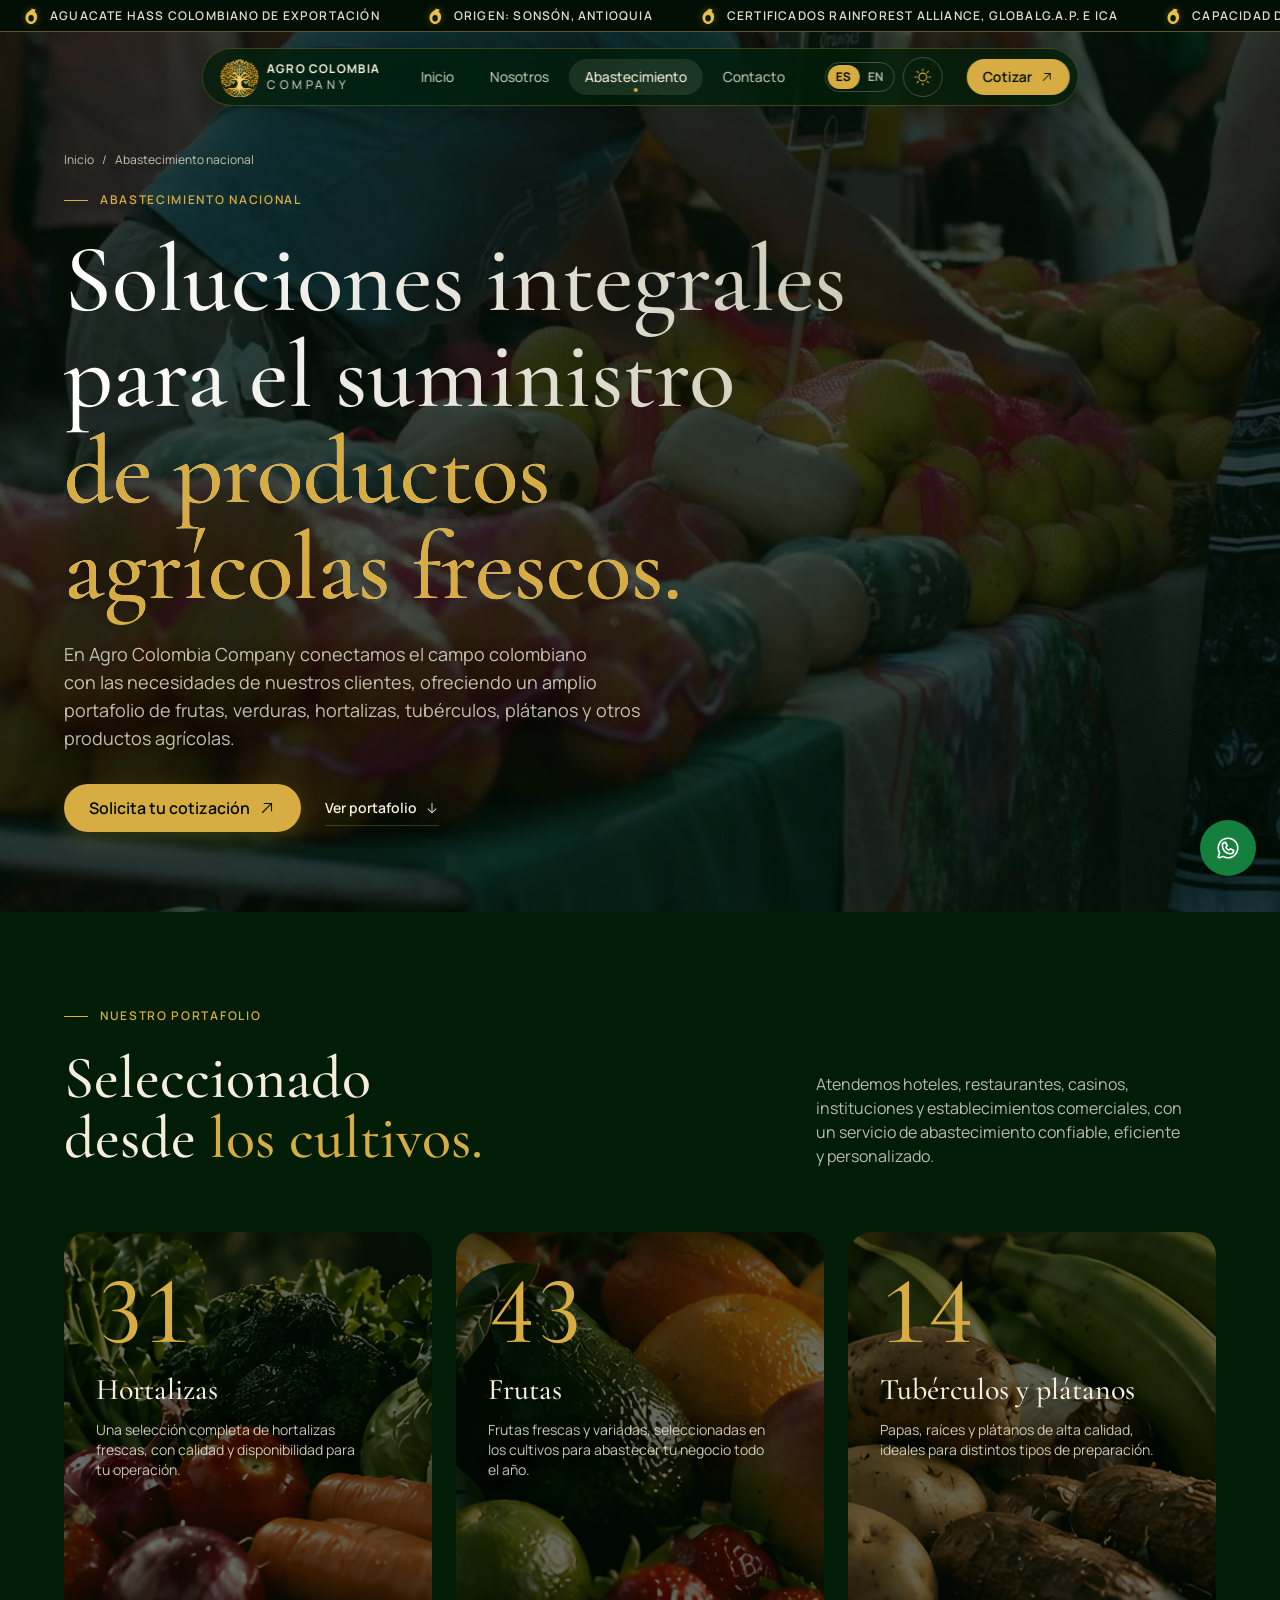
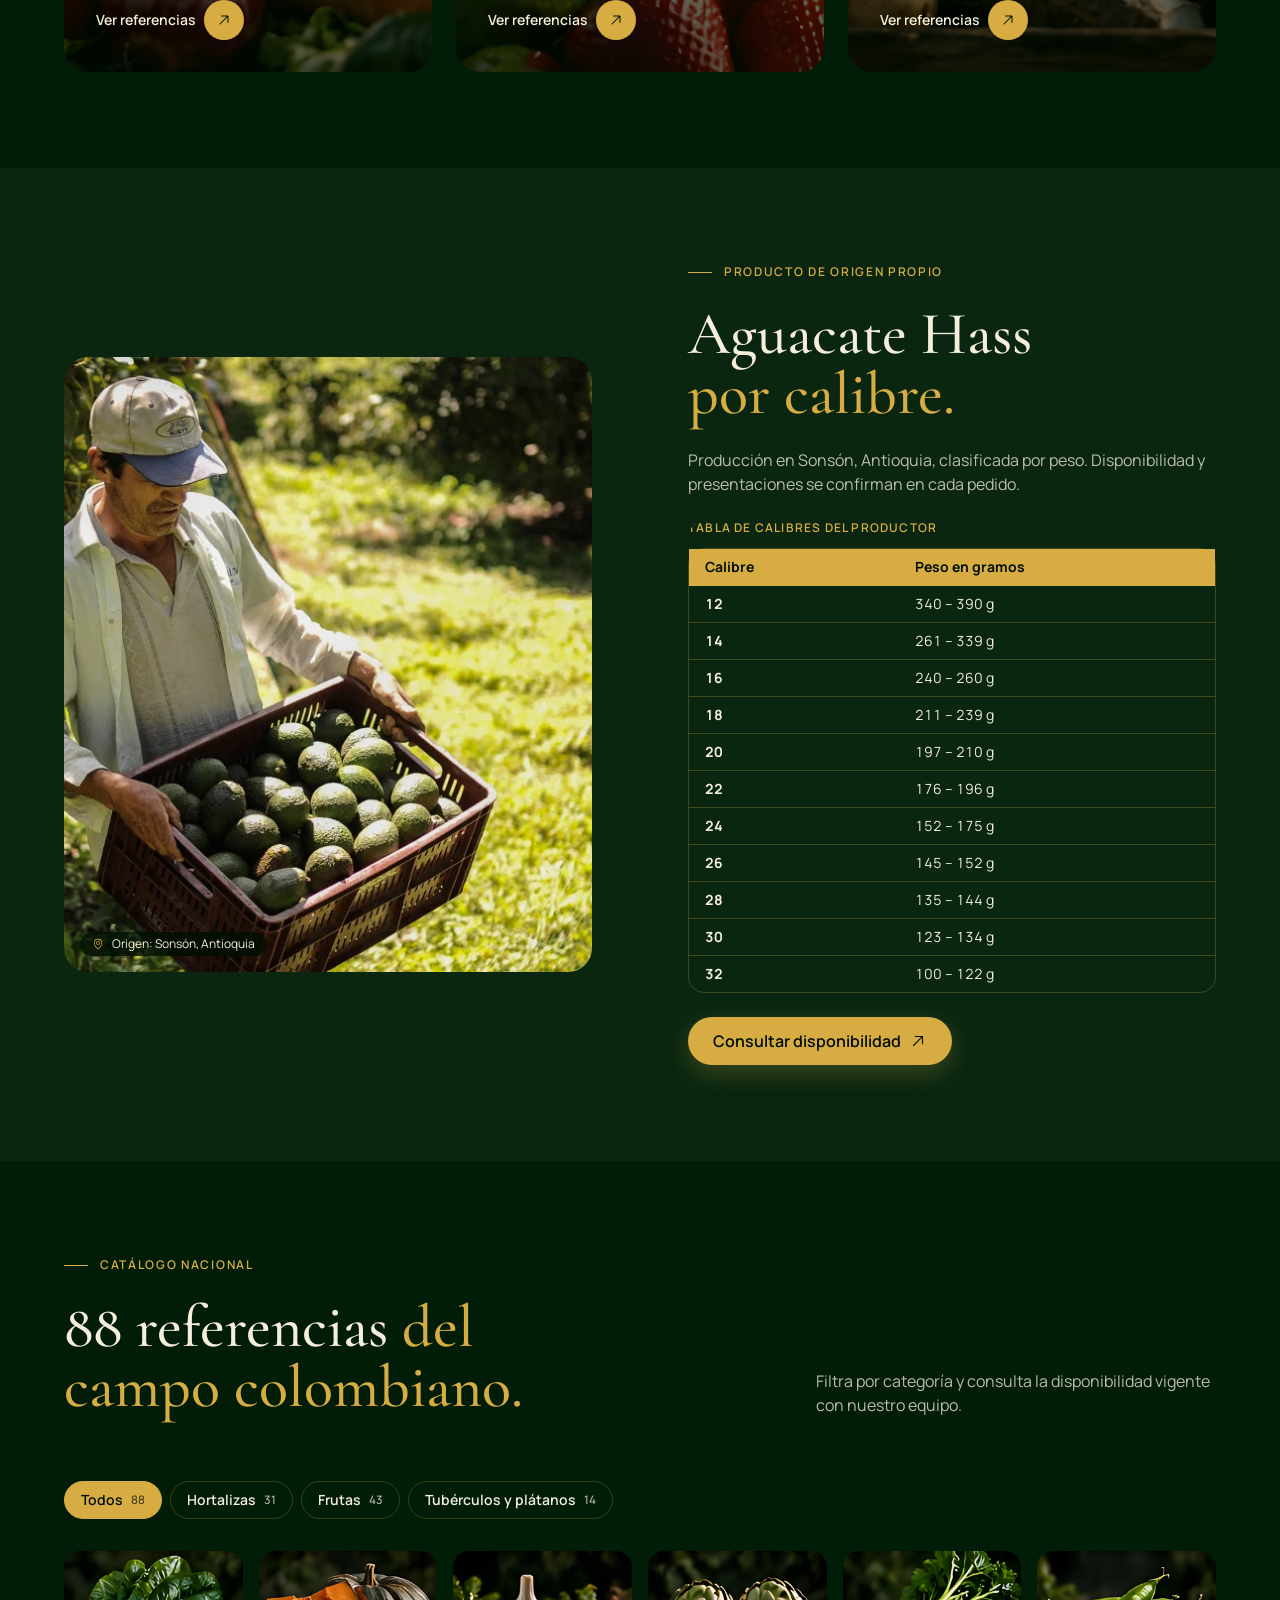
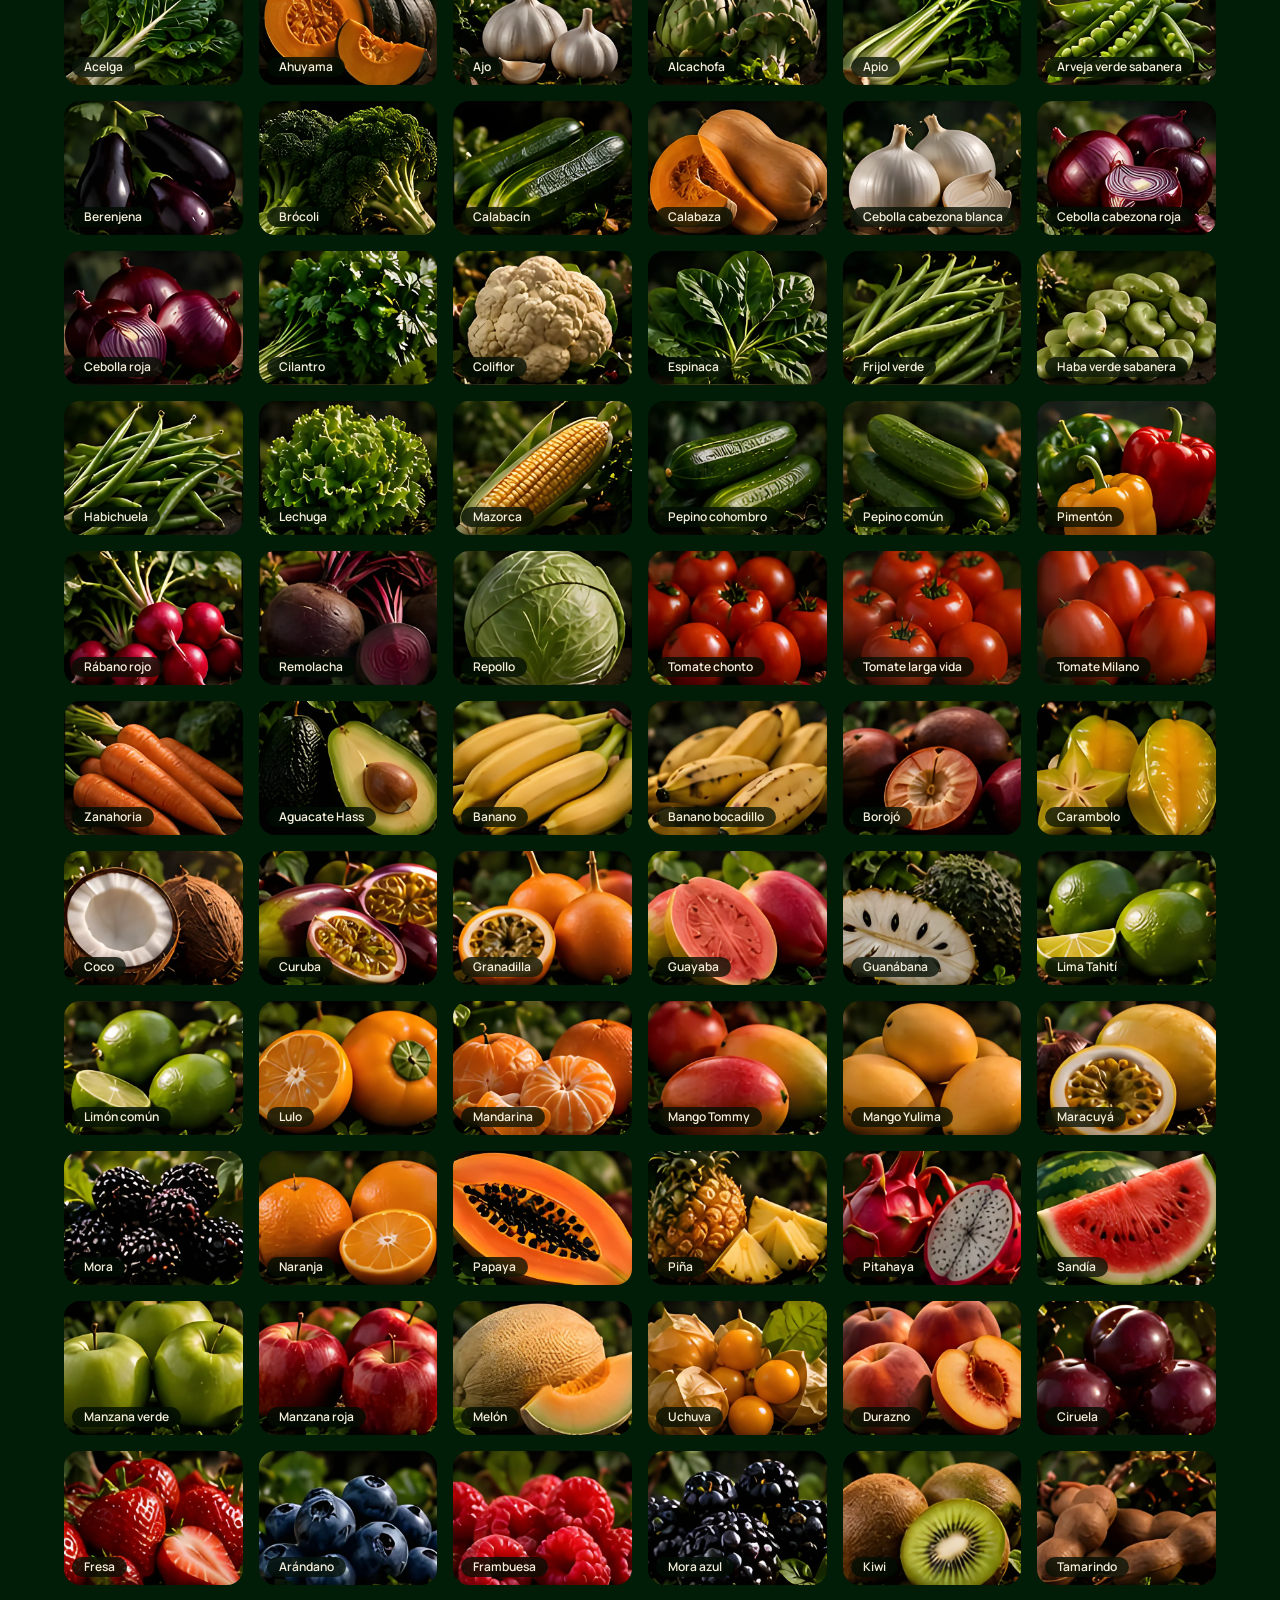
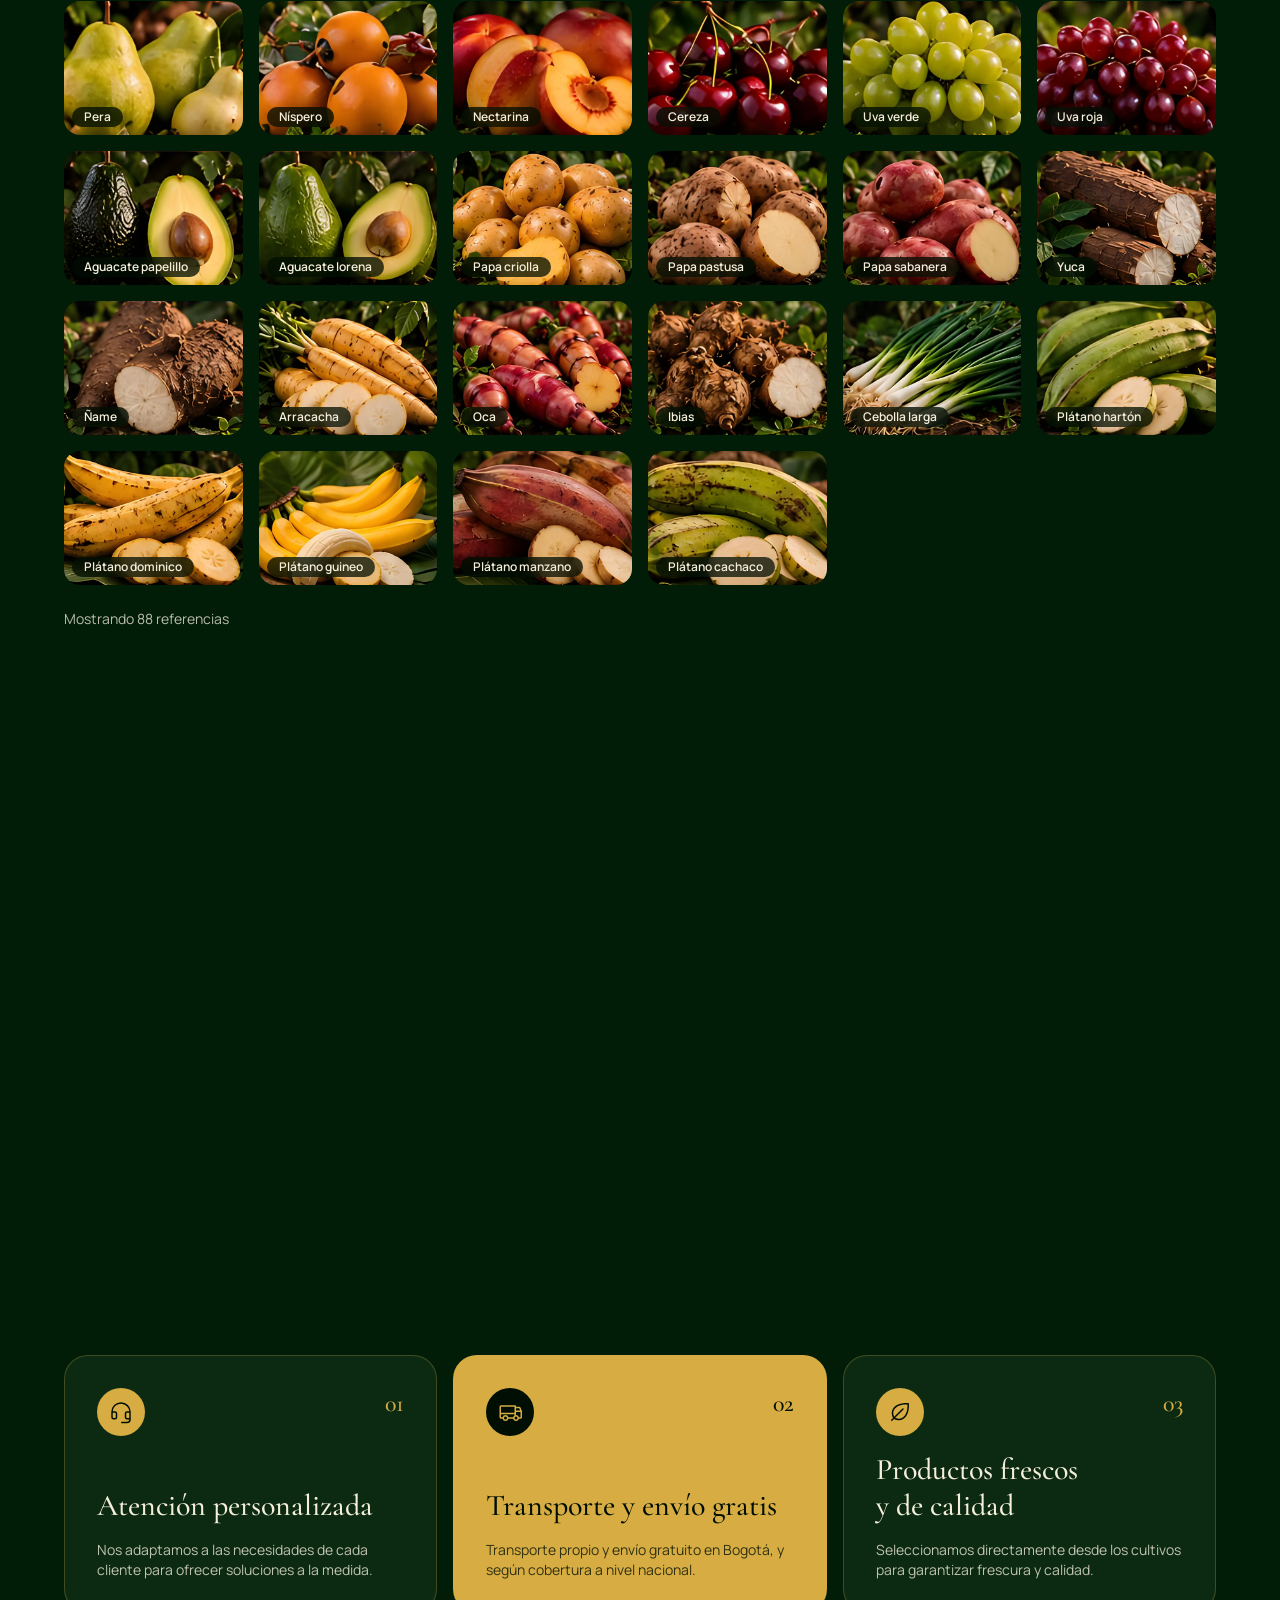
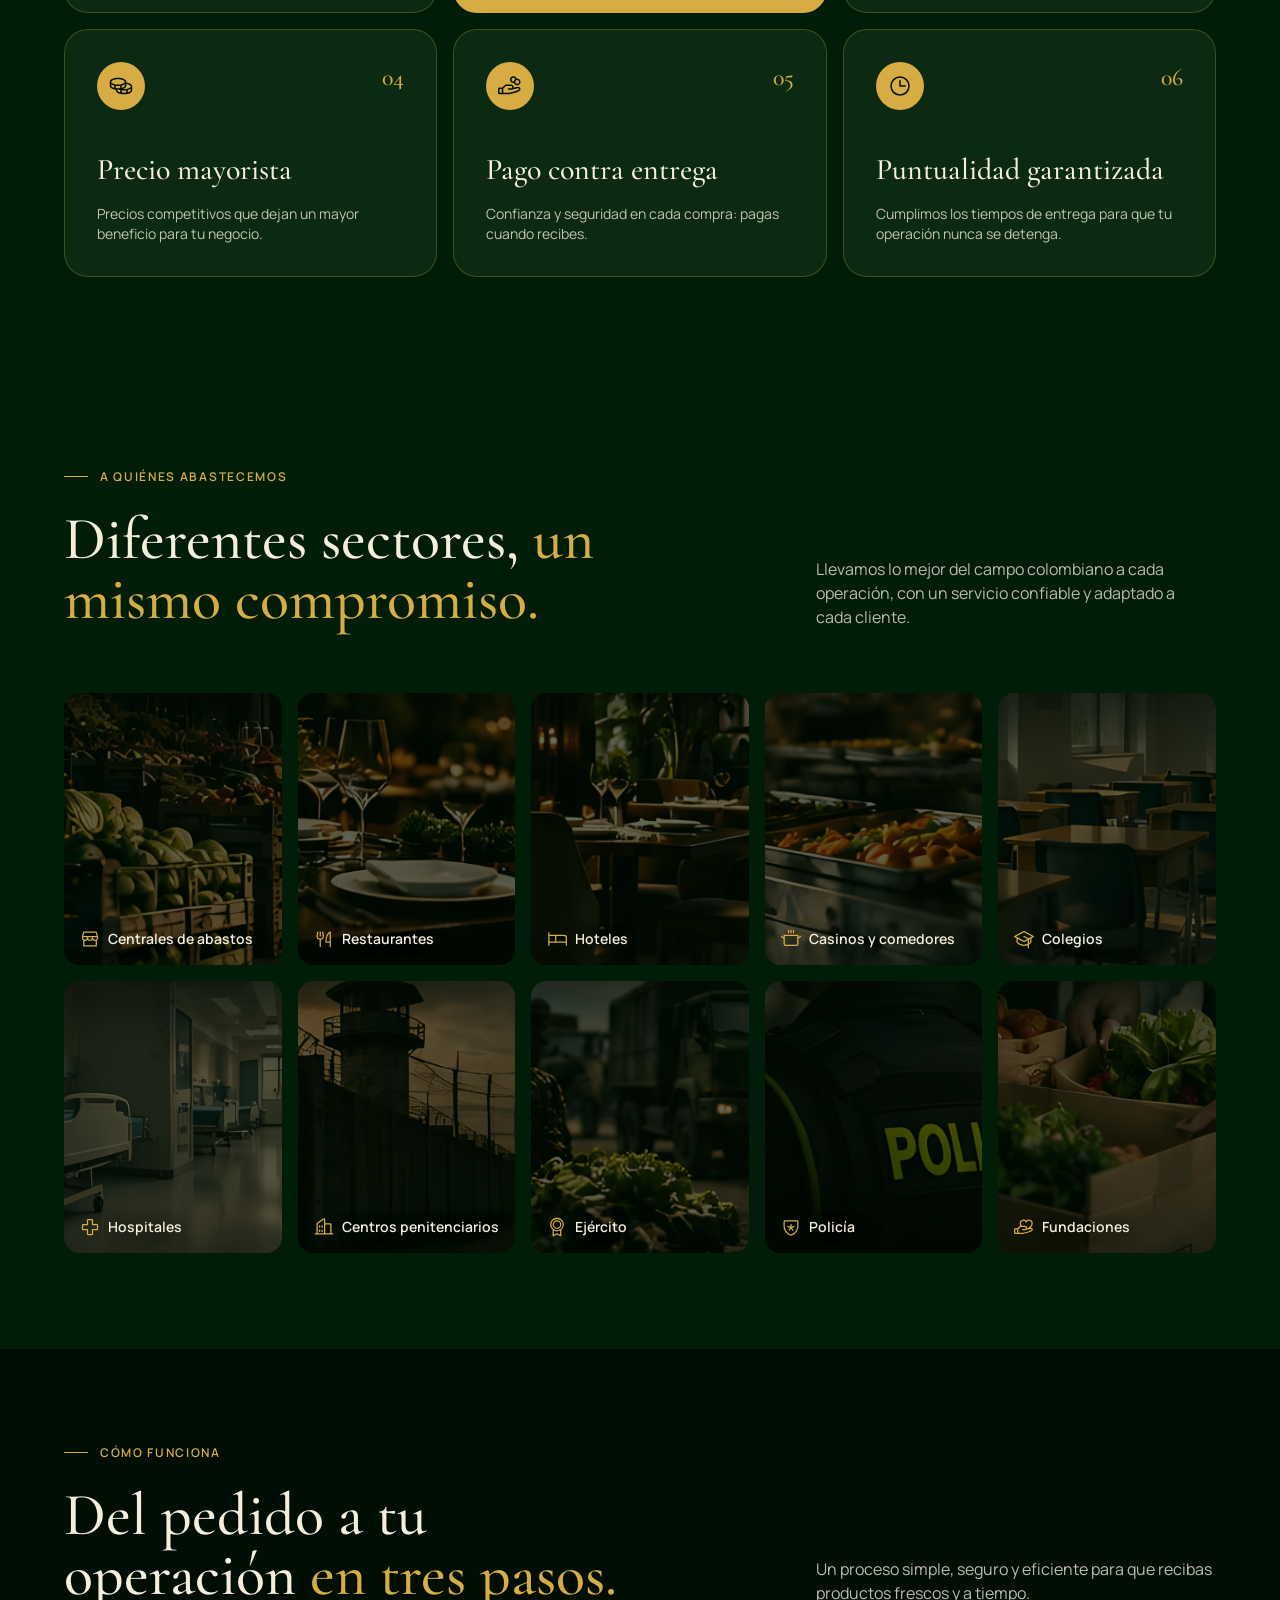
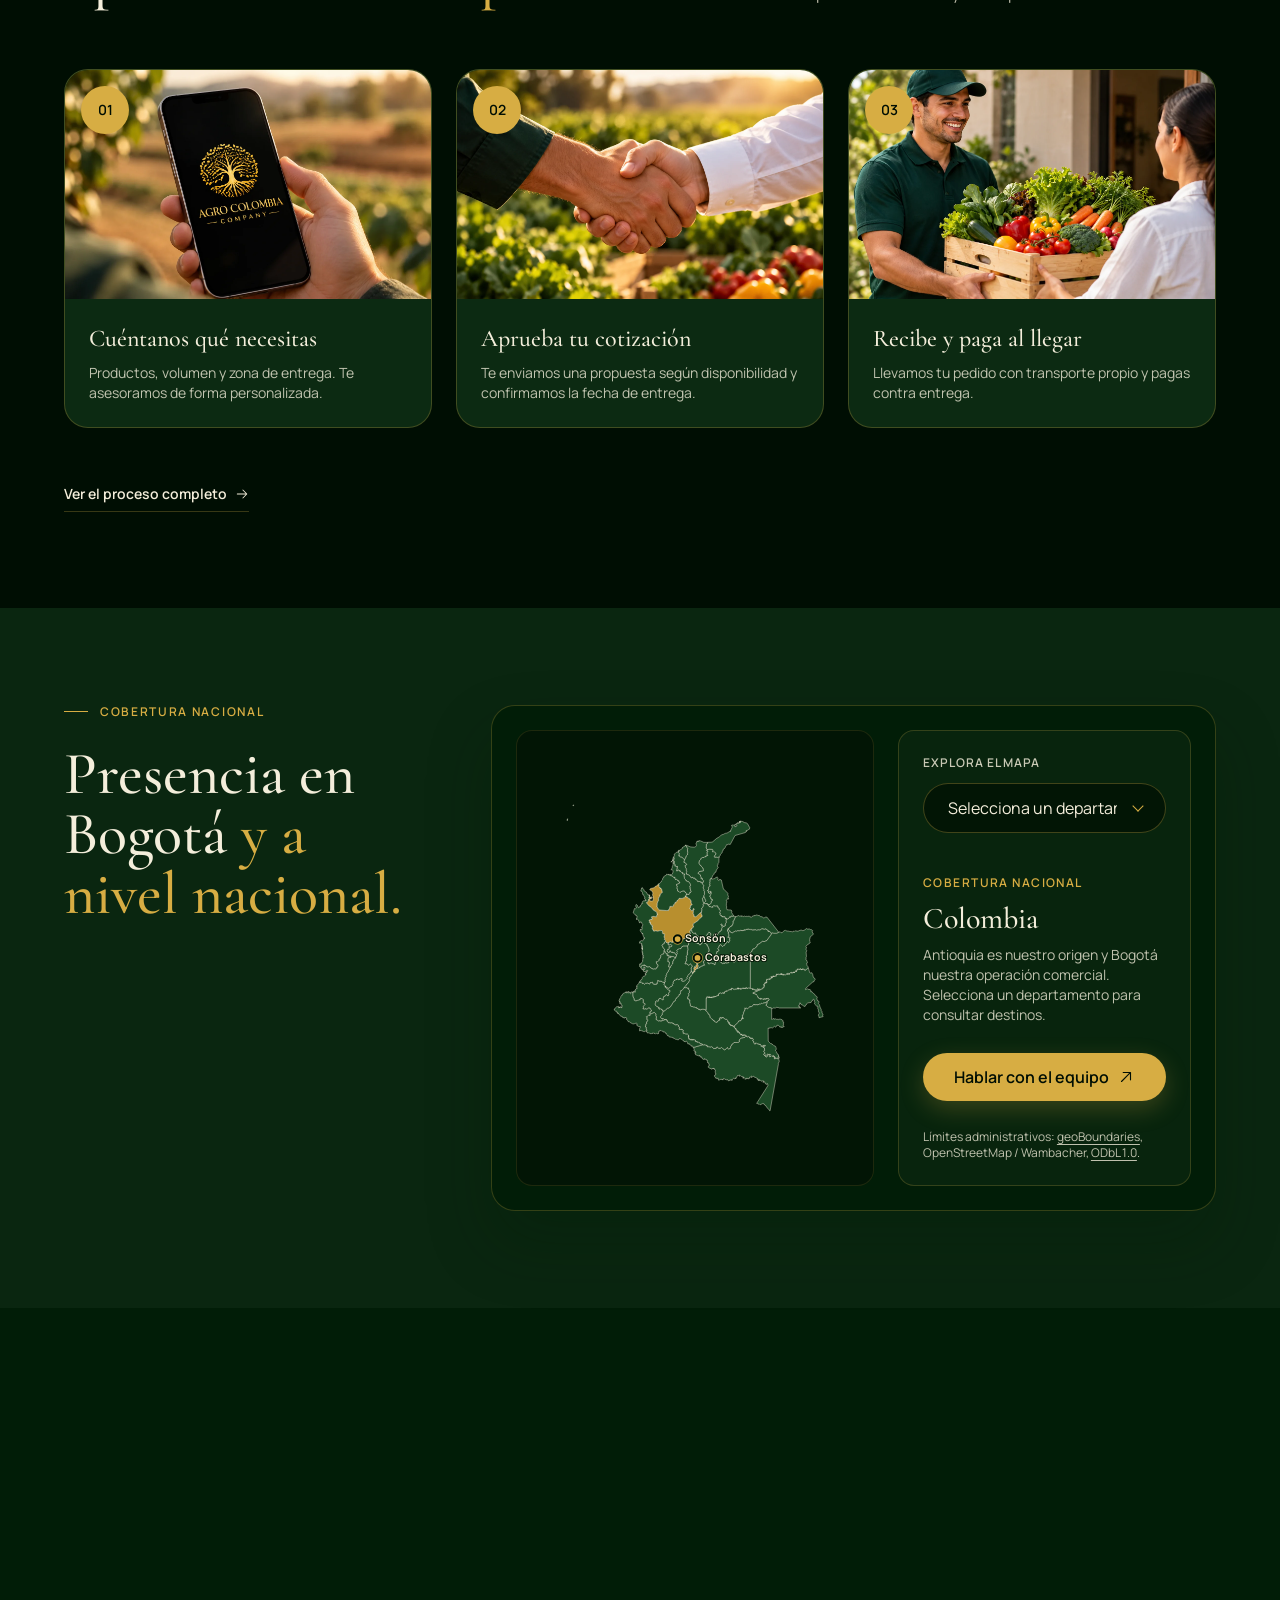
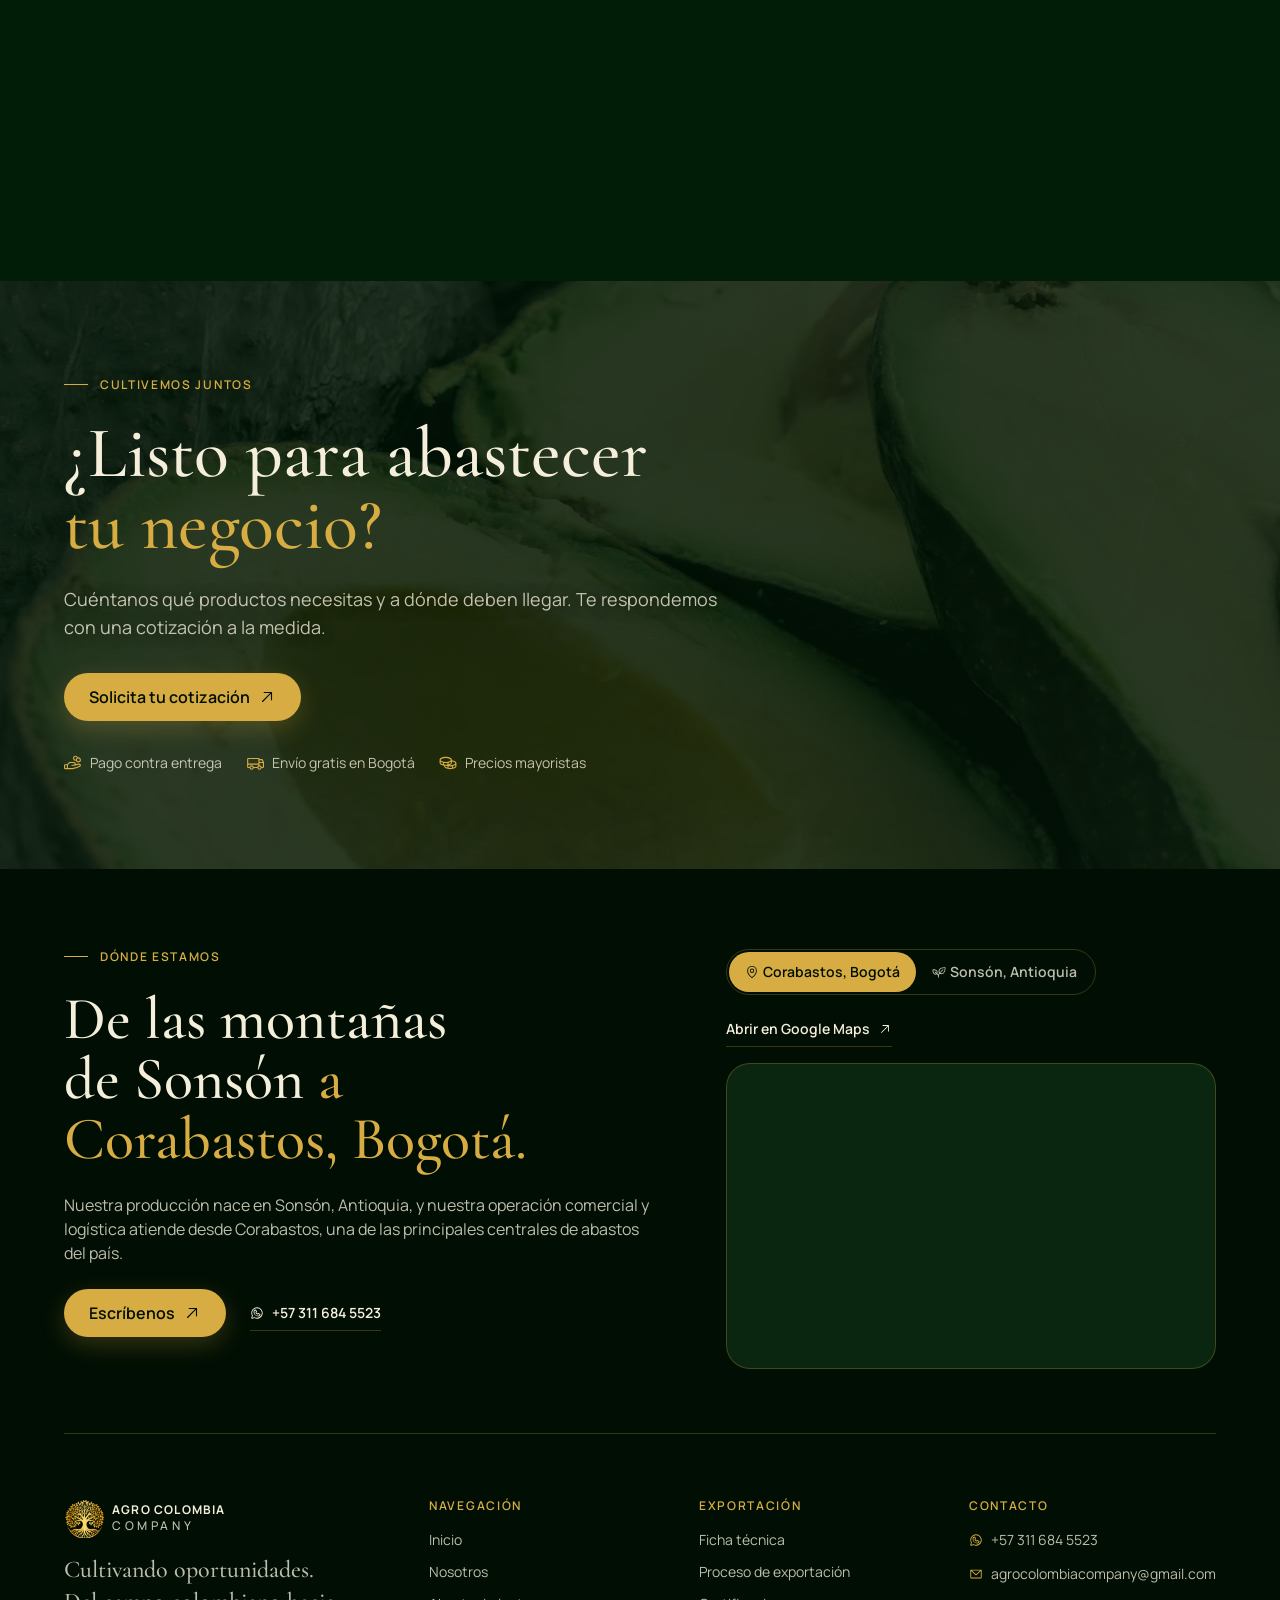
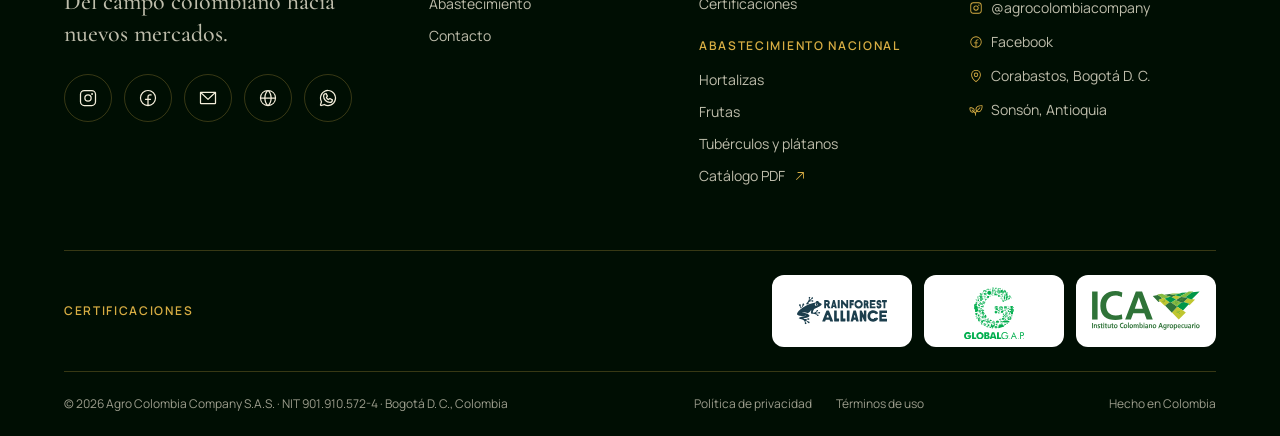
<file: servicios.html>
<!doctype html>
<html lang="es" data-theme="dark">
<head>
  <meta charset="utf-8" />
  <meta name="viewport" content="width=device-width, initial-scale=1, viewport-fit=cover" />
  <title data-en="National supply | Agro Colombia Company">Abastecimiento nacional | Agro Colombia Company</title>
  <meta name="description" content="Abastecimiento nacional desde Corabastos, Bogotá: aguacate Hass por calibre y 88 referencias de frutas, hortalizas, tubérculos y plátanos. Envío gratis en Bogotá y pago contra entrega." data-en="National supply from Corabastos, Bogotá: Hass avocados by size and 88 fruits, vegetables, tubers and plantains. Free delivery in Bogotá and cash on delivery." />
  <meta name="theme-color" content="#011d07" />
  <link rel="icon" type="image/png" href="assets/imgs/brand/favicon-agrocolombia.png" />
  <link rel="apple-touch-icon" href="assets/imgs/brand/favicon-agrocolombia.png" />
  <link rel="canonical" href="https://www.agrocolombiacompany.com/servicios.html" />
  <meta property="og:type" content="website" />
  <meta property="og:locale" content="es_CO" />
  <meta property="og:site_name" content="Agro Colombia Company" />
  <meta property="og:title" content="Abastecimiento nacional | Agro Colombia Company" />
  <meta property="og:description" content="Abastecimiento nacional desde Corabastos, Bogotá: aguacate Hass por calibre y 88 referencias de frutas, hortalizas, tubérculos y plátanos. Envío gratis en Bogotá y pago contra entrega." />
  <meta property="og:url" content="https://www.agrocolombiacompany.com/servicios.html" />
  <meta property="og:image" content="https://www.agrocolombiacompany.com/assets/imgs/escenas/cat-frutas.webp" />
  <meta name="twitter:card" content="summary_large_image" />
  <link rel="preconnect" href="https://fonts.googleapis.com" />
  <link rel="preconnect" href="https://fonts.gstatic.com" crossorigin />
  <link href="https://fonts.googleapis.com/css2?family=Cormorant+Garamond:wght@500;600&family=Manrope:wght@400;500;600;700&display=swap" rel="stylesheet" />
  <script>
    (function () {
      var d = document.documentElement, t, l;
      try { t = localStorage.getItem('acc-theme'); l = localStorage.getItem('acc-lang'); } catch (e) {}
      d.setAttribute('data-theme', t === 'light' || t === 'dark' ? t : 'dark');
      if (l === 'en') d.setAttribute('lang', 'en');
    })();
  </script>
  <link rel="stylesheet" href="assets/css/icons.css?v=202610191020" />
  <link rel="stylesheet" href="site.css?v=202610191020" />
</head>
<body>
  <a class="skip-link" href="#contenido">Saltar al contenido</a>
  <div class="top-sentinel" aria-hidden="true" style="position:absolute;top:0;height:120px;width:1px"></div>
  <div class="site-top">
    <div class="marquee-bar" role="region" aria-label="Novedades">
      <div class="marquee-track"><div class="marquee-group"><span class="marquee-item"><img src="assets/imgs/brand/avocado-mark.svg" alt="" />Aguacate Hass colombiano de exportación</span><span class="marquee-item"><img src="assets/imgs/brand/avocado-mark.svg" alt="" />Origen: Sonsón, Antioquia</span><span class="marquee-item"><img src="assets/imgs/brand/avocado-mark.svg" alt="" />Certificados Rainforest Alliance, GLOBALG.A.P. e ICA</span><span class="marquee-item"><img src="assets/imgs/brand/avocado-mark.svg" alt="" />Capacidad de suministro de 50 toneladas</span><span class="marquee-item"><img src="assets/imgs/brand/avocado-mark.svg" alt="" />Calibres del 12 al 32</span><span class="marquee-item"><img src="assets/imgs/brand/avocado-mark.svg" alt="" />Abastecimiento nacional desde Corabastos, Bogotá</span></div><div class="marquee-group" aria-hidden="true"><span class="marquee-item"><img src="assets/imgs/brand/avocado-mark.svg" alt="" />Aguacate Hass colombiano de exportación</span><span class="marquee-item"><img src="assets/imgs/brand/avocado-mark.svg" alt="" />Origen: Sonsón, Antioquia</span><span class="marquee-item"><img src="assets/imgs/brand/avocado-mark.svg" alt="" />Certificados Rainforest Alliance, GLOBALG.A.P. e ICA</span><span class="marquee-item"><img src="assets/imgs/brand/avocado-mark.svg" alt="" />Capacidad de suministro de 50 toneladas</span><span class="marquee-item"><img src="assets/imgs/brand/avocado-mark.svg" alt="" />Calibres del 12 al 32</span><span class="marquee-item"><img src="assets/imgs/brand/avocado-mark.svg" alt="" />Abastecimiento nacional desde Corabastos, Bogotá</span></div></div>
    </div>
    <header class="site-header">
      <div class="island">
        <a class="brand-lockup" href="index.html" aria-label="Agro Colombia Company, inicio"><img src="assets/imgs/brand/favicon-agrocolombia.png" alt="" width="40" height="40" /><span>Agro Colombia <small>Company</small></span></a>
        <nav class="site-nav" aria-label="Navegación principal"><a href="index.html">Inicio</a><a href="nosotros.html">Nosotros</a><a href="servicios.html" aria-current="page">Abastecimiento</a><a href="contacto.html">Contacto</a></nav>
        <div class="header-preferences">
          <div class="language-switch" role="group" aria-label="Idioma"><button type="button" data-language="es" aria-pressed="true">ES</button><button type="button" data-language="en" aria-pressed="false">EN</button></div>
          <button class="icon-button theme-toggle" type="button" data-theme-toggle aria-label="Cambiar tema"><i class="icon icon-sun" aria-hidden="true"></i><i class="icon icon-moon" aria-hidden="true"></i></button>
          <button class="menu-toggle" type="button" aria-expanded="false" aria-controls="menu-overlay" aria-label="Abrir menú"><span></span><span></span></button>
        </div>
        <a class="header-cta" href="contacto.html">Cotizar <i class="icon icon-arrow-up-right" aria-hidden="true"></i></a>
      </div>
    </header>
  </div>
  <div class="menu-overlay" id="menu-overlay" inert>
    <nav aria-label="Menú móvil"><a href="index.html" style="--i:0"><small>01</small>Inicio</a><a href="nosotros.html" style="--i:1"><small>02</small>Nosotros</a><a href="servicios.html" style="--i:2" aria-current="page"><small>03</small>Abastecimiento</a><a href="contacto.html" style="--i:3"><small>04</small>Contacto</a></nav>
    <div class="overlay-foot" style="--i:5">
      <a class="button button-gold" href="contacto.html">Solicita tu cotización <i class="icon icon-arrow-up-right" aria-hidden="true"></i></a>
      <div class="social-row"><a href="https://www.instagram.com/agrocolombiacompany/" target="_blank" rel="noopener" aria-label="Instagram"><i class="icon icon-instagram-logo" aria-hidden="true"></i></a><a href="https://www.facebook.com/share/1GnSrKpnuH/" target="_blank" rel="noopener" aria-label="Facebook"><i class="icon icon-facebook-logo" aria-hidden="true"></i></a><a href="mailto:agrocolombiacompany@gmail.com" aria-label="Correo electrónico"><i class="icon icon-envelope-simple" aria-hidden="true"></i></a><a href="https://www.agrocolombiacompany.com" aria-label="Sitio web"><i class="icon icon-globe-simple" aria-hidden="true"></i></a><a href="https://wa.me/573116845523" data-whatsapp-link target="_blank" rel="noopener" aria-label="WhatsApp"><i class="icon icon-whatsapp-logo" aria-hidden="true"></i></a></div>
    </div>
  </div>
<main id="contenido">
    <section class="page-hero on-dark">
      <video data-bg-video muted loop playsinline preload="none" poster="assets/videos/fondos/mercado.jpg" aria-hidden="true"><source src="assets/videos/fondos/mercado.mp4" type="video/mp4" /></video>
      <nav class="breadcrumb reveal" aria-label="Ruta"><a href="index.html">Inicio</a><span aria-hidden="true">/</span><span>Abastecimiento nacional</span></nav>
      <p class="eyebrow reveal" style="--d:1">Abastecimiento nacional</p>
      <h1 class="reveal" style="--d:2">Soluciones integrales para el suministro <em>de productos agrícolas frescos.</em></h1>
      <p class="lead reveal" style="--d:3">En Agro Colombia Company conectamos el campo colombiano con las necesidades de nuestros clientes, ofreciendo un amplio portafolio de frutas, verduras, hortalizas, tubérculos, plátanos y otros productos agrícolas.</p>
      <div class="hero-links reveal" style="--d:4"><a class="button button-gold" href="contacto.html?tipo=nacional">Solicita tu cotización <i class="icon icon-arrow-up-right" aria-hidden="true"></i></a><a class="text-link" href="#catalogo">Ver portafolio <i class="icon icon-arrow-down" aria-hidden="true"></i></a></div>
    </section>

    <section class="section">
      <div class="section-head">
        <div><p class="eyebrow reveal">Nuestro portafolio</p><h2 class="h-section reveal" style="--d:1">Seleccionado desde <em>los cultivos.</em></h2></div>
        <p class="reveal" style="--d:2">Atendemos hoteles, restaurantes, casinos, instituciones y establecimientos comerciales, con un servicio de abastecimiento confiable, eficiente y personalizado.</p>
      </div>
      <div class="category-grid"><a class="category-card reveal" style="--d:0" href="#hortalizas">
          <img src="assets/imgs/escenas/cat-hortalizas.webp" alt="" loading="lazy" />
          <div class="category-card-body"><span class="category-count" data-count="31">31</span><h3>Hortalizas</h3><p>Una selección completa de hortalizas frescas, con calidad y disponibilidad para tu operación.</p>
          <span class="card-link">Ver referencias <i class="icon icon-arrow-up-right" aria-hidden="true"></i></span></div></a><a class="category-card reveal" style="--d:1" href="#frutas">
          <img src="assets/imgs/escenas/cat-frutas.webp" alt="" loading="lazy" />
          <div class="category-card-body"><span class="category-count" data-count="43">43</span><h3>Frutas</h3><p>Frutas frescas y variadas, seleccionadas en los cultivos para abastecer tu negocio todo el año.</p>
          <span class="card-link">Ver referencias <i class="icon icon-arrow-up-right" aria-hidden="true"></i></span></div></a><a class="category-card reveal" style="--d:2" href="#tuberculos">
          <img src="assets/imgs/escenas/cat-tuberculos.webp" alt="" loading="lazy" />
          <div class="category-card-body"><span class="category-count" data-count="14">14</span><h3>Tubérculos y plátanos</h3><p>Papas, raíces y plátanos de alta calidad, ideales para distintos tipos de preparación.</p>
          <span class="card-link">Ver referencias <i class="icon icon-arrow-up-right" aria-hidden="true"></i></span></div></a></div>
    </section>
    <section class="section editorial-split section-alt" id="aguacate">
      <figure class="editorial-media reveal"><img src="assets/imgs/origen/cosecha-hass.webp" alt="Cosecha de aguacate Hass" loading="lazy" /><figcaption><i class="icon icon-map-pin" aria-hidden="true"></i>Origen: Sonsón, Antioquia</figcaption></figure>
      <div class="editorial-copy" id="calibres">
        <p class="eyebrow reveal">Producto de origen propio</p>
        <h2 class="h-section reveal" style="--d:1">Aguacate Hass <em>por calibre.</em></h2>
        <p class="reveal" style="--d:2">Producción en Sonsón, Antioquia, clasificada por peso. Disponibilidad y presentaciones se confirman en cada pedido.</p>
        <table class="calibre-table reveal" style="--d:3">
          <caption>Tabla de calibres del productor</caption>
          <thead><tr><th scope="col">Calibre</th><th scope="col">Peso en gramos</th></tr></thead>
          <tbody><tr><th scope="row">12</th><td>340 – 390 g</td></tr><tr><th scope="row">14</th><td>261 – 339 g</td></tr><tr><th scope="row">16</th><td>240 – 260 g</td></tr><tr><th scope="row">18</th><td>211 – 239 g</td></tr><tr><th scope="row">20</th><td>197 – 210 g</td></tr><tr><th scope="row">22</th><td>176 – 196 g</td></tr><tr><th scope="row">24</th><td>152 – 175 g</td></tr><tr><th scope="row">26</th><td>145 – 152 g</td></tr><tr><th scope="row">28</th><td>135 – 144 g</td></tr><tr><th scope="row">30</th><td>123 – 134 g</td></tr><tr><th scope="row">32</th><td>100 – 122 g</td></tr></tbody>
        </table>
        <a class="button button-gold reveal" style="--d:4" href="contacto.html?tipo=nacional">Consultar disponibilidad <i class="icon icon-arrow-up-right" aria-hidden="true"></i></a>
      </div>
    </section>
    <section class="section" id="catalogo">
      <div class="section-head"><div><p class="eyebrow reveal">Catálogo nacional</p><h2 class="h-section reveal" style="--d:1">88 referencias <em>del campo colombiano.</em></h2></div>
      <p class="reveal" style="--d:2">Filtra por categoría y consulta la disponibilidad vigente con nuestro equipo.</p></div>
      <div class="filter-bar" role="group" aria-label="Filtrar por categoría"><button class="chip" type="button" data-filter="all" aria-pressed="true">Todos <small>88</small></button><button class="chip" type="button" data-filter="hortalizas" aria-pressed="false">Hortalizas <small>31</small></button><button class="chip" type="button" data-filter="frutas" aria-pressed="false">Frutas <small>43</small></button><button class="chip" type="button" data-filter="tuberculos" aria-pressed="false">Tubérculos y plátanos <small>14</small></button></div>
      <ul class="catalog-grid" data-catalog><li data-cat="hortalizas"><figure class="product-tile"><img src="assets/imgs/productos/acelga.webp" alt="Acelga" width="480" height="360" loading="lazy" decoding="async" /><figcaption>Acelga</figcaption></figure></li><li data-cat="hortalizas"><figure class="product-tile"><img src="assets/imgs/productos/ahuyama.webp" alt="Ahuyama" width="480" height="360" loading="lazy" decoding="async" /><figcaption>Ahuyama</figcaption></figure></li><li data-cat="hortalizas"><figure class="product-tile"><img src="assets/imgs/productos/ajo.webp" alt="Ajo" width="480" height="360" loading="lazy" decoding="async" /><figcaption>Ajo</figcaption></figure></li><li data-cat="hortalizas"><figure class="product-tile"><img src="assets/imgs/productos/alcachofa.webp" alt="Alcachofa" width="480" height="360" loading="lazy" decoding="async" /><figcaption>Alcachofa</figcaption></figure></li><li data-cat="hortalizas"><figure class="product-tile"><img src="assets/imgs/productos/apio.webp" alt="Apio" width="480" height="360" loading="lazy" decoding="async" /><figcaption>Apio</figcaption></figure></li><li data-cat="hortalizas"><figure class="product-tile"><img src="assets/imgs/productos/arveja-verde-sabanera.webp" alt="Arveja verde sabanera" width="480" height="360" loading="lazy" decoding="async" /><figcaption>Arveja verde sabanera</figcaption></figure></li><li data-cat="hortalizas"><figure class="product-tile"><img src="assets/imgs/productos/berenjena.webp" alt="Berenjena" width="480" height="360" loading="lazy" decoding="async" /><figcaption>Berenjena</figcaption></figure></li><li data-cat="hortalizas"><figure class="product-tile"><img src="assets/imgs/productos/brocoli.webp" alt="Brócoli" width="480" height="360" loading="lazy" decoding="async" /><figcaption>Brócoli</figcaption></figure></li><li data-cat="hortalizas"><figure class="product-tile"><img src="assets/imgs/productos/calabacin.webp" alt="Calabacín" width="480" height="360" loading="lazy" decoding="async" /><figcaption>Calabacín</figcaption></figure></li><li data-cat="hortalizas"><figure class="product-tile"><img src="assets/imgs/productos/calabaza.webp" alt="Calabaza" width="480" height="360" loading="lazy" decoding="async" /><figcaption>Calabaza</figcaption></figure></li><li data-cat="hortalizas"><figure class="product-tile"><img src="assets/imgs/productos/cebolla-cabezona-blanca.webp" alt="Cebolla cabezona blanca" width="480" height="360" loading="lazy" decoding="async" /><figcaption>Cebolla cabezona blanca</figcaption></figure></li><li data-cat="hortalizas"><figure class="product-tile"><img src="assets/imgs/productos/cebolla-cabezona-roja.webp" alt="Cebolla cabezona roja" width="480" height="360" loading="lazy" decoding="async" /><figcaption>Cebolla cabezona roja</figcaption></figure></li><li data-cat="hortalizas"><figure class="product-tile"><img src="assets/imgs/productos/cebolla-roja.webp" alt="Cebolla roja" width="480" height="360" loading="lazy" decoding="async" /><figcaption>Cebolla roja</figcaption></figure></li><li data-cat="hortalizas"><figure class="product-tile"><img src="assets/imgs/productos/cilantro.webp" alt="Cilantro" width="480" height="360" loading="lazy" decoding="async" /><figcaption>Cilantro</figcaption></figure></li><li data-cat="hortalizas"><figure class="product-tile"><img src="assets/imgs/productos/coliflor.webp" alt="Coliflor" width="480" height="360" loading="lazy" decoding="async" /><figcaption>Coliflor</figcaption></figure></li><li data-cat="hortalizas"><figure class="product-tile"><img src="assets/imgs/productos/espinaca.webp" alt="Espinaca" width="480" height="360" loading="lazy" decoding="async" /><figcaption>Espinaca</figcaption></figure></li><li data-cat="hortalizas"><figure class="product-tile"><img src="assets/imgs/productos/frijol-verde.webp" alt="Frijol verde" width="480" height="360" loading="lazy" decoding="async" /><figcaption>Frijol verde</figcaption></figure></li><li data-cat="hortalizas"><figure class="product-tile"><img src="assets/imgs/productos/haba-verde-sabanera.webp" alt="Haba verde sabanera" width="480" height="360" loading="lazy" decoding="async" /><figcaption>Haba verde sabanera</figcaption></figure></li><li data-cat="hortalizas"><figure class="product-tile"><img src="assets/imgs/productos/habichuela.webp" alt="Habichuela" width="480" height="360" loading="lazy" decoding="async" /><figcaption>Habichuela</figcaption></figure></li><li data-cat="hortalizas"><figure class="product-tile"><img src="assets/imgs/productos/lechuga.webp" alt="Lechuga" width="480" height="360" loading="lazy" decoding="async" /><figcaption>Lechuga</figcaption></figure></li><li data-cat="hortalizas"><figure class="product-tile"><img src="assets/imgs/productos/mazorca.webp" alt="Mazorca" width="480" height="360" loading="lazy" decoding="async" /><figcaption>Mazorca</figcaption></figure></li><li data-cat="hortalizas"><figure class="product-tile"><img src="assets/imgs/productos/pepino-cohombro.webp" alt="Pepino cohombro" width="480" height="360" loading="lazy" decoding="async" /><figcaption>Pepino cohombro</figcaption></figure></li><li data-cat="hortalizas"><figure class="product-tile"><img src="assets/imgs/productos/pepino-comun.webp" alt="Pepino común" width="480" height="360" loading="lazy" decoding="async" /><figcaption>Pepino común</figcaption></figure></li><li data-cat="hortalizas"><figure class="product-tile"><img src="assets/imgs/productos/pimenton.webp" alt="Pimentón" width="480" height="360" loading="lazy" decoding="async" /><figcaption>Pimentón</figcaption></figure></li><li data-cat="hortalizas"><figure class="product-tile"><img src="assets/imgs/productos/rabano-rojo.webp" alt="Rábano rojo" width="480" height="360" loading="lazy" decoding="async" /><figcaption>Rábano rojo</figcaption></figure></li><li data-cat="hortalizas"><figure class="product-tile"><img src="assets/imgs/productos/remolacha.webp" alt="Remolacha" width="480" height="360" loading="lazy" decoding="async" /><figcaption>Remolacha</figcaption></figure></li><li data-cat="hortalizas"><figure class="product-tile"><img src="assets/imgs/productos/repollo.webp" alt="Repollo" width="480" height="360" loading="lazy" decoding="async" /><figcaption>Repollo</figcaption></figure></li><li data-cat="hortalizas"><figure class="product-tile"><img src="assets/imgs/productos/tomate-chonto.webp" alt="Tomate chonto" width="480" height="360" loading="lazy" decoding="async" /><figcaption>Tomate chonto</figcaption></figure></li><li data-cat="hortalizas"><figure class="product-tile"><img src="assets/imgs/productos/tomate-larga-vida.webp" alt="Tomate larga vida" width="480" height="360" loading="lazy" decoding="async" /><figcaption>Tomate larga vida</figcaption></figure></li><li data-cat="hortalizas"><figure class="product-tile"><img src="assets/imgs/productos/tomate-milano.webp" alt="Tomate Milano" width="480" height="360" loading="lazy" decoding="async" /><figcaption>Tomate Milano</figcaption></figure></li><li data-cat="hortalizas"><figure class="product-tile"><img src="assets/imgs/productos/zanahoria.webp" alt="Zanahoria" width="480" height="360" loading="lazy" decoding="async" /><figcaption>Zanahoria</figcaption></figure></li><li data-cat="frutas"><figure class="product-tile"><img src="assets/imgs/productos/aguacate-hass.webp" alt="Aguacate Hass" width="480" height="360" loading="lazy" decoding="async" /><figcaption>Aguacate Hass</figcaption></figure></li><li data-cat="frutas"><figure class="product-tile"><img src="assets/imgs/productos/banano.webp" alt="Banano" width="480" height="360" loading="lazy" decoding="async" /><figcaption>Banano</figcaption></figure></li><li data-cat="frutas"><figure class="product-tile"><img src="assets/imgs/productos/banano-bocadillo.webp" alt="Banano bocadillo" width="480" height="360" loading="lazy" decoding="async" /><figcaption>Banano bocadillo</figcaption></figure></li><li data-cat="frutas"><figure class="product-tile"><img src="assets/imgs/productos/borojo.webp" alt="Borojó" width="480" height="360" loading="lazy" decoding="async" /><figcaption>Borojó</figcaption></figure></li><li data-cat="frutas"><figure class="product-tile"><img src="assets/imgs/productos/carambolo.webp" alt="Carambolo" width="480" height="360" loading="lazy" decoding="async" /><figcaption>Carambolo</figcaption></figure></li><li data-cat="frutas"><figure class="product-tile"><img src="assets/imgs/productos/coco.webp" alt="Coco" width="480" height="360" loading="lazy" decoding="async" /><figcaption>Coco</figcaption></figure></li><li data-cat="frutas"><figure class="product-tile"><img src="assets/imgs/productos/curuba.webp" alt="Curuba" width="480" height="360" loading="lazy" decoding="async" /><figcaption>Curuba</figcaption></figure></li><li data-cat="frutas"><figure class="product-tile"><img src="assets/imgs/productos/granadilla.webp" alt="Granadilla" width="480" height="360" loading="lazy" decoding="async" /><figcaption>Granadilla</figcaption></figure></li><li data-cat="frutas"><figure class="product-tile"><img src="assets/imgs/productos/guayaba.webp" alt="Guayaba" width="480" height="360" loading="lazy" decoding="async" /><figcaption>Guayaba</figcaption></figure></li><li data-cat="frutas"><figure class="product-tile"><img src="assets/imgs/productos/guanabana.webp" alt="Guanábana" width="480" height="360" loading="lazy" decoding="async" /><figcaption>Guanábana</figcaption></figure></li><li data-cat="frutas"><figure class="product-tile"><img src="assets/imgs/productos/lima-tahiti.webp" alt="Lima Tahití" width="480" height="360" loading="lazy" decoding="async" /><figcaption>Lima Tahití</figcaption></figure></li><li data-cat="frutas"><figure class="product-tile"><img src="assets/imgs/productos/limon-comun.webp" alt="Limón común" width="480" height="360" loading="lazy" decoding="async" /><figcaption>Limón común</figcaption></figure></li><li data-cat="frutas"><figure class="product-tile"><img src="assets/imgs/productos/lulo.webp" alt="Lulo" width="480" height="360" loading="lazy" decoding="async" /><figcaption>Lulo</figcaption></figure></li><li data-cat="frutas"><figure class="product-tile"><img src="assets/imgs/productos/mandarina.webp" alt="Mandarina" width="480" height="360" loading="lazy" decoding="async" /><figcaption>Mandarina</figcaption></figure></li><li data-cat="frutas"><figure class="product-tile"><img src="assets/imgs/productos/mango-tommy.webp" alt="Mango Tommy" width="480" height="360" loading="lazy" decoding="async" /><figcaption>Mango Tommy</figcaption></figure></li><li data-cat="frutas"><figure class="product-tile"><img src="assets/imgs/productos/mango-yulima.webp" alt="Mango Yulima" width="480" height="360" loading="lazy" decoding="async" /><figcaption>Mango Yulima</figcaption></figure></li><li data-cat="frutas"><figure class="product-tile"><img src="assets/imgs/productos/maracuya.webp" alt="Maracuyá" width="480" height="360" loading="lazy" decoding="async" /><figcaption>Maracuyá</figcaption></figure></li><li data-cat="frutas"><figure class="product-tile"><img src="assets/imgs/productos/mora.webp" alt="Mora" width="480" height="360" loading="lazy" decoding="async" /><figcaption>Mora</figcaption></figure></li><li data-cat="frutas"><figure class="product-tile"><img src="assets/imgs/productos/naranja.webp" alt="Naranja" width="480" height="360" loading="lazy" decoding="async" /><figcaption>Naranja</figcaption></figure></li><li data-cat="frutas"><figure class="product-tile"><img src="assets/imgs/productos/papaya.webp" alt="Papaya" width="480" height="360" loading="lazy" decoding="async" /><figcaption>Papaya</figcaption></figure></li><li data-cat="frutas"><figure class="product-tile"><img src="assets/imgs/productos/pina.webp" alt="Piña" width="480" height="360" loading="lazy" decoding="async" /><figcaption>Piña</figcaption></figure></li><li data-cat="frutas"><figure class="product-tile"><img src="assets/imgs/productos/pitahaya.webp" alt="Pitahaya" width="480" height="360" loading="lazy" decoding="async" /><figcaption>Pitahaya</figcaption></figure></li><li data-cat="frutas"><figure class="product-tile"><img src="assets/imgs/productos/sandia.webp" alt="Sandía" width="480" height="360" loading="lazy" decoding="async" /><figcaption>Sandía</figcaption></figure></li><li data-cat="frutas"><figure class="product-tile"><img src="assets/imgs/productos/manzana-verde.webp" alt="Manzana verde" width="480" height="360" loading="lazy" decoding="async" /><figcaption>Manzana verde</figcaption></figure></li><li data-cat="frutas"><figure class="product-tile"><img src="assets/imgs/productos/manzana-roja.webp" alt="Manzana roja" width="480" height="360" loading="lazy" decoding="async" /><figcaption>Manzana roja</figcaption></figure></li><li data-cat="frutas"><figure class="product-tile"><img src="assets/imgs/productos/melon.webp" alt="Melón" width="480" height="360" loading="lazy" decoding="async" /><figcaption>Melón</figcaption></figure></li><li data-cat="frutas"><figure class="product-tile"><img src="assets/imgs/productos/uchuva.webp" alt="Uchuva" width="480" height="360" loading="lazy" decoding="async" /><figcaption>Uchuva</figcaption></figure></li><li data-cat="frutas"><figure class="product-tile"><img src="assets/imgs/productos/durazno.webp" alt="Durazno" width="480" height="360" loading="lazy" decoding="async" /><figcaption>Durazno</figcaption></figure></li><li data-cat="frutas"><figure class="product-tile"><img src="assets/imgs/productos/ciruela.webp" alt="Ciruela" width="480" height="360" loading="lazy" decoding="async" /><figcaption>Ciruela</figcaption></figure></li><li data-cat="frutas"><figure class="product-tile"><img src="assets/imgs/productos/fresa.webp" alt="Fresa" width="480" height="360" loading="lazy" decoding="async" /><figcaption>Fresa</figcaption></figure></li><li data-cat="frutas"><figure class="product-tile"><img src="assets/imgs/productos/arandano.webp" alt="Arándano" width="480" height="360" loading="lazy" decoding="async" /><figcaption>Arándano</figcaption></figure></li><li data-cat="frutas"><figure class="product-tile"><img src="assets/imgs/productos/frambuesa.webp" alt="Frambuesa" width="480" height="360" loading="lazy" decoding="async" /><figcaption>Frambuesa</figcaption></figure></li><li data-cat="frutas"><figure class="product-tile"><img src="assets/imgs/productos/mora-azul.webp" alt="Mora azul" width="480" height="360" loading="lazy" decoding="async" /><figcaption>Mora azul</figcaption></figure></li><li data-cat="frutas"><figure class="product-tile"><img src="assets/imgs/productos/kiwi.webp" alt="Kiwi" width="480" height="360" loading="lazy" decoding="async" /><figcaption>Kiwi</figcaption></figure></li><li data-cat="frutas"><figure class="product-tile"><img src="assets/imgs/productos/tamarindo.webp" alt="Tamarindo" width="480" height="360" loading="lazy" decoding="async" /><figcaption>Tamarindo</figcaption></figure></li><li data-cat="frutas"><figure class="product-tile"><img src="assets/imgs/productos/pera.webp" alt="Pera" width="480" height="360" loading="lazy" decoding="async" /><figcaption>Pera</figcaption></figure></li><li data-cat="frutas"><figure class="product-tile"><img src="assets/imgs/productos/nispero.webp" alt="Níspero" width="480" height="360" loading="lazy" decoding="async" /><figcaption>Níspero</figcaption></figure></li><li data-cat="frutas"><figure class="product-tile"><img src="assets/imgs/productos/nectarina.webp" alt="Nectarina" width="480" height="360" loading="lazy" decoding="async" /><figcaption>Nectarina</figcaption></figure></li><li data-cat="frutas"><figure class="product-tile"><img src="assets/imgs/productos/cereza.webp" alt="Cereza" width="480" height="360" loading="lazy" decoding="async" /><figcaption>Cereza</figcaption></figure></li><li data-cat="frutas"><figure class="product-tile"><img src="assets/imgs/productos/uva-verde.webp" alt="Uva verde" width="480" height="360" loading="lazy" decoding="async" /><figcaption>Uva verde</figcaption></figure></li><li data-cat="frutas"><figure class="product-tile"><img src="assets/imgs/productos/uva-roja.webp" alt="Uva roja" width="480" height="360" loading="lazy" decoding="async" /><figcaption>Uva roja</figcaption></figure></li><li data-cat="frutas"><figure class="product-tile"><img src="assets/imgs/productos/aguacate-papelillo.webp" alt="Aguacate papelillo" width="480" height="360" loading="lazy" decoding="async" /><figcaption>Aguacate papelillo</figcaption></figure></li><li data-cat="frutas"><figure class="product-tile"><img src="assets/imgs/productos/aguacate-lorena.webp" alt="Aguacate lorena" width="480" height="360" loading="lazy" decoding="async" /><figcaption>Aguacate lorena</figcaption></figure></li><li data-cat="tuberculos"><figure class="product-tile"><img src="assets/imgs/productos/papa-criolla.webp" alt="Papa criolla" width="480" height="360" loading="lazy" decoding="async" /><figcaption>Papa criolla</figcaption></figure></li><li data-cat="tuberculos"><figure class="product-tile"><img src="assets/imgs/productos/papa-pastusa.webp" alt="Papa pastusa" width="480" height="360" loading="lazy" decoding="async" /><figcaption>Papa pastusa</figcaption></figure></li><li data-cat="tuberculos"><figure class="product-tile"><img src="assets/imgs/productos/papa-sabanera.webp" alt="Papa sabanera" width="480" height="360" loading="lazy" decoding="async" /><figcaption>Papa sabanera</figcaption></figure></li><li data-cat="tuberculos"><figure class="product-tile"><img src="assets/imgs/productos/yuca.webp" alt="Yuca" width="480" height="360" loading="lazy" decoding="async" /><figcaption>Yuca</figcaption></figure></li><li data-cat="tuberculos"><figure class="product-tile"><img src="assets/imgs/productos/name.webp" alt="Ñame" width="480" height="360" loading="lazy" decoding="async" /><figcaption>Ñame</figcaption></figure></li><li data-cat="tuberculos"><figure class="product-tile"><img src="assets/imgs/productos/arracacha.webp" alt="Arracacha" width="480" height="360" loading="lazy" decoding="async" /><figcaption>Arracacha</figcaption></figure></li><li data-cat="tuberculos"><figure class="product-tile"><img src="assets/imgs/productos/oca.webp" alt="Oca" width="480" height="360" loading="lazy" decoding="async" /><figcaption>Oca</figcaption></figure></li><li data-cat="tuberculos"><figure class="product-tile"><img src="assets/imgs/productos/ibias.webp" alt="Ibias" width="480" height="360" loading="lazy" decoding="async" /><figcaption>Ibias</figcaption></figure></li><li data-cat="tuberculos"><figure class="product-tile"><img src="assets/imgs/productos/cebolla-larga.webp" alt="Cebolla larga" width="480" height="360" loading="lazy" decoding="async" /><figcaption>Cebolla larga</figcaption></figure></li><li data-cat="tuberculos"><figure class="product-tile"><img src="assets/imgs/productos/platano-harton.webp" alt="Plátano hartón" width="480" height="360" loading="lazy" decoding="async" /><figcaption>Plátano hartón</figcaption></figure></li><li data-cat="tuberculos"><figure class="product-tile"><img src="assets/imgs/productos/platano-dominico.webp" alt="Plátano dominico" width="480" height="360" loading="lazy" decoding="async" /><figcaption>Plátano dominico</figcaption></figure></li><li data-cat="tuberculos"><figure class="product-tile"><img src="assets/imgs/productos/platano-guineo.webp" alt="Plátano guineo" width="480" height="360" loading="lazy" decoding="async" /><figcaption>Plátano guineo</figcaption></figure></li><li data-cat="tuberculos"><figure class="product-tile"><img src="assets/imgs/productos/platano-manzano.webp" alt="Plátano manzano" width="480" height="360" loading="lazy" decoding="async" /><figcaption>Plátano manzano</figcaption></figure></li><li data-cat="tuberculos"><figure class="product-tile"><img src="assets/imgs/productos/platano-cachaco.webp" alt="Plátano cachaco" width="480" height="360" loading="lazy" decoding="async" /><figcaption>Plátano cachaco</figcaption></figure></li></ul>
      <p class="catalog-count" data-catalog-count aria-live="polite"></p>
      <a class="catalog-download reveal" href="assets/docs/catalogo-nacional-agro-colombia.pdf" target="_blank" rel="noopener" style="margin-top:48px">
        <img src="assets/imgs/catalogo/portada-catalogo.jpg" alt="" loading="lazy" />
        <div><h3>Catálogo nacional en PDF</h3><p>Todo el portafolio con fotografías, listo para compartir con tu equipo de compras.</p></div>
        <span class="button button-gold">Descargar <i class="icon icon-arrow-up-right" aria-hidden="true"></i></span>
      </a>
    </section>
    <section class="section on-dark">
      <div class="section-head">
        <div><p class="eyebrow reveal">Por qué trabajar con nosotros</p><h2 class="h-section reveal" style="--d:1">Un servicio pensado para que tu operación <em>no se detenga.</em></h2></div>
        <p class="reveal" style="--d:2">Productos frescos, un servicio eficiente y atención personalizada para responder a cada cliente con compromiso.</p>
      </div>
      <div class="value-grid"><article class="value-card reveal" style="--d:0"><span class="value-icon"><i class="icon icon-headset" aria-hidden="true"></i></span><span class="value-num">01</span><h3>Atención personalizada</h3><p>Nos adaptamos a las necesidades de cada cliente para ofrecer soluciones a la medida.</p></article><article class="value-card reveal is-featured" style="--d:1"><span class="value-icon"><i class="icon icon-truck" aria-hidden="true"></i></span><span class="value-num">02</span><h3>Transporte y envío gratis</h3><p>Transporte propio y envío gratuito en Bogotá, y según cobertura a nivel nacional.</p></article><article class="value-card reveal" style="--d:2"><span class="value-icon"><i class="icon icon-leaf" aria-hidden="true"></i></span><span class="value-num">03</span><h3>Productos frescos y de calidad</h3><p>Seleccionamos directamente desde los cultivos para garantizar frescura y calidad.</p></article><article class="value-card reveal" style="--d:0"><span class="value-icon"><i class="icon icon-coins" aria-hidden="true"></i></span><span class="value-num">04</span><h3>Precio mayorista</h3><p>Precios competitivos que dejan un mayor beneficio para tu negocio.</p></article><article class="value-card reveal" style="--d:1"><span class="value-icon"><i class="icon icon-hand-coins" aria-hidden="true"></i></span><span class="value-num">05</span><h3>Pago contra entrega</h3><p>Confianza y seguridad en cada compra: pagas cuando recibes.</p></article><article class="value-card reveal" style="--d:2"><span class="value-icon"><i class="icon icon-clock" aria-hidden="true"></i></span><span class="value-num">06</span><h3>Puntualidad garantizada</h3><p>Cumplimos los tiempos de entrega para que tu operación nunca se detenga.</p></article></div>
    </section>
    <section class="section">
      <div class="section-head">
        <div><p class="eyebrow reveal">A quiénes abastecemos</p><h2 class="h-section reveal" style="--d:1">Diferentes sectores, <em>un mismo compromiso.</em></h2></div>
        <p class="reveal" style="--d:2">Llevamos lo mejor del campo colombiano a cada operación, con un servicio confiable y adaptado a cada cliente.</p>
      </div>
      <div class="sector-grid"><figure class="sector-card reveal" style="--d:0"><img src="assets/imgs/escenas/sector-abastos.webp" alt="" loading="lazy" /><span><i class="icon icon-storefront" aria-hidden="true"></i>Centrales de abastos</span></figure><figure class="sector-card reveal" style="--d:1"><img src="assets/imgs/escenas/sector-restaurantes.webp" alt="" loading="lazy" /><span><i class="icon icon-fork-knife" aria-hidden="true"></i>Restaurantes</span></figure><figure class="sector-card reveal" style="--d:2"><img src="assets/imgs/escenas/sector-hoteles.webp" alt="" loading="lazy" /><span><i class="icon icon-bed" aria-hidden="true"></i>Hoteles</span></figure><figure class="sector-card reveal" style="--d:3"><img src="assets/imgs/escenas/sector-casinos.webp" alt="" loading="lazy" /><span><i class="icon icon-cooking-pot" aria-hidden="true"></i>Casinos y comedores</span></figure><figure class="sector-card reveal" style="--d:4"><img src="assets/imgs/escenas/sector-colegios.webp" alt="" loading="lazy" /><span><i class="icon icon-graduation-cap" aria-hidden="true"></i>Colegios</span></figure><figure class="sector-card reveal" style="--d:0"><img src="assets/imgs/escenas/sector-hospitales.webp" alt="" loading="lazy" /><span><i class="icon icon-first-aid" aria-hidden="true"></i>Hospitales</span></figure><figure class="sector-card reveal" style="--d:1"><img src="assets/imgs/escenas/sector-carceles.webp" alt="" loading="lazy" /><span><i class="icon icon-buildings" aria-hidden="true"></i>Centros penitenciarios</span></figure><figure class="sector-card reveal" style="--d:2"><img src="assets/imgs/escenas/sector-ejercito.webp" alt="" loading="lazy" /><span><i class="icon icon-medal" aria-hidden="true"></i>Ejército</span></figure><figure class="sector-card reveal" style="--d:3"><img src="assets/imgs/escenas/sector-policia.webp" alt="" loading="lazy" /><span><i class="icon icon-shield-star" aria-hidden="true"></i>Policía</span></figure><figure class="sector-card reveal" style="--d:4"><img src="assets/imgs/escenas/sector-fundaciones.webp" alt="" loading="lazy" /><span><i class="icon icon-hand-heart" aria-hidden="true"></i>Fundaciones</span></figure></div>
    </section>
    <section class="section on-dark steps-section">
      <div class="section-head">
        <div><p class="eyebrow reveal">Cómo funciona</p><h2 class="h-section reveal" style="--d:1">Del pedido a tu operación <em>en tres pasos.</em></h2></div>
        <p class="reveal" style="--d:2">Un proceso simple, seguro y eficiente para que recibas productos frescos y a tiempo.</p>
      </div>
      <ol class="steps"><li class="step-card reveal" style="--d:0"><figure><img src="assets/imgs/escenas/paso-1.webp?v=202610191020" alt="" loading="lazy" /></figure><div><h3>Cuéntanos qué necesitas</h3><p>Productos, volumen y zona de entrega. Te asesoramos de forma personalizada.</p></div></li><li class="step-card reveal" style="--d:1"><figure><img src="assets/imgs/escenas/paso-3.webp?v=202610191020" alt="" loading="lazy" /></figure><div><h3>Aprueba tu cotización</h3><p>Te enviamos una propuesta según disponibilidad y confirmamos la fecha de entrega.</p></div></li><li class="step-card reveal" style="--d:2"><figure><img src="assets/imgs/escenas/paso-6.webp?v=202610191020" alt="" loading="lazy" /></figure><div><h3>Recibe y paga al llegar</h3><p>Llevamos tu pedido con transporte propio y pagas contra entrega.</p></div></li></ol>
      <div class="section-cta reveal"><a class="text-link" href="contacto.html#proceso">Ver el proceso completo <i class="icon icon-arrow-right" aria-hidden="true"></i></a></div>
    </section>
    <section class="section section-alt map-section" id="cobertura" aria-labelledby="map-title">
      <div class="map-intro">
        <p class="eyebrow reveal">Cobertura nacional</p>
        <h2 class="h-section reveal" id="map-title" style="--d:1">Presencia en Bogotá <em>y a nivel nacional.</em></h2>
        <p class="reveal" style="--d:2">Explora los 32 departamentos y Bogotá D. C. Te confirmamos destinos y disponibilidad vigentes para tu zona.</p>
        <ul class="map-legend reveal" style="--d:3">
          <li><span class="legend-dot is-home"></span><span><b>Origen</b>Sonsón, Antioquia</span></li>
          <li><span class="legend-dot is-home"></span><span><b>Operación</b>Corabastos, Bogotá D. C.</span></li>
          <li><span class="legend-dot"></span><span><b>Cobertura</b>Según destino y disponibilidad</span></li>
        </ul>
      </div>
      <div class="map-card on-dark reveal" style="--d:1">
        <div class="map-canvas">
          <svg class="department-map" viewBox="0 0 640 680" role="group" aria-label="Mapa interactivo de departamentos de Colombia"><g data-map-geometry><path d="M316.6,526.3L317.6,528.8L317.1,529.7L318.4,530.5L317.0,532.0L317.3,532.7L319.2,533.3L319.3,534.7L320.5,534.2L320.0,535.5L320.5,535.9L321.8,535.7L320.8,537.8L319.7,537.3L319.0,537.8L320.5,538.5L321.1,540.0L320.7,541.3L328.2,544.0L329.8,542.3L329.5,544.3L330.3,545.6L331.2,545.9L331.7,545.0L332.3,545.6L332.0,546.8L333.6,546.3L335.4,550.3L337.3,551.0L338.2,550.7L338.7,551.5L339.6,549.3L340.2,551.0L342.1,550.7L343.0,551.7L344.1,551.5L344.4,553.5L345.9,553.6L345.5,555.0L346.5,557.0L345.5,557.4L347.0,557.6L347.5,559.1L348.7,559.4L348.5,560.4L349.1,560.9L348.7,562.5L349.9,562.7L348.0,564.7L347.0,567.2L350.0,568.7L350.9,570.4L352.4,569.8L354.9,571.7L355.5,570.0L357.4,570.1L357.0,571.0L357.8,570.9L358.4,568.9L359.2,570.4L361.0,571.0L360.7,572.9L362.3,573.8L361.5,577.6L362.9,579.4L362.1,580.5L363.7,581.3L362.0,582.6L361.5,584.5L360.2,584.6L360.3,586.4L362.1,588.3L361.9,589.7L362.8,589.6L364.1,590.9L365.0,589.2L366.1,590.8L367.9,590.0L368.7,594.3L369.9,593.5L371.3,593.7L374.1,591.7L375.3,593.3L376.5,591.8L377.6,594.1L379.2,590.8L380.8,591.2L381.7,592.3L385.9,593.5L387.3,592.8L388.7,595.5L392.6,594.4L392.6,593.4L394.2,594.0L395.8,593.2L396.3,595.1L397.3,592.6L400.3,590.0L401.7,591.2L403.9,590.7L404.7,591.6L404.1,589.3L405.9,589.2L408.0,584.6L409.2,585.3L411.4,583.0L411.9,583.5L411.9,586.2L414.3,585.1L416.2,586.5L419.0,586.9L419.9,590.7L420.5,589.9L419.9,587.8L421.4,588.0L423.6,590.7L423.1,592.0L423.6,592.6L425.0,591.5L426.3,591.5L427.0,590.0L427.8,590.4L427.6,591.9L429.3,590.0L431.3,591.6L431.8,589.9L433.0,590.1L432.9,588.2L436.0,587.4L437.8,588.9L436.9,586.2L437.6,585.5L439.7,587.1L442.0,585.9L443.6,588.5L445.9,588.6L446.5,589.7L449.6,590.7L449.1,592.5L450.9,592.1L450.8,594.9L453.4,594.9L453.6,594.0L452.0,593.0L452.9,592.9L455.2,595.0L456.5,594.2L457.9,596.7L460.2,595.6L462.5,595.9L462.6,596.8L460.5,597.9L460.9,598.5L464.5,597.7L465.5,601.1L466.3,601.5L467.4,600.8L467.6,602.7L468.5,603.2L470.4,601.4L471.2,605.1L470.7,606.3L447.8,642.4L448.8,642.3L451.3,644.1L452.7,643.1L454.9,645.4L460.6,642.6L463.2,643.4L464.5,646.0L466.9,647.2L468.8,650.9L471.1,652.6L475.2,658.0L475.7,657.6L492.9,561.2L492.7,559.7L493.6,558.4L493.5,556.5L494.8,555.2L493.6,550.2L494.9,546.6L493.9,544.9L493.0,544.6L492.3,545.3L492.6,547.0L491.5,547.5L492.4,548.4L491.9,549.7L488.9,549.0L487.8,547.3L486.3,548.1L486.2,549.9L485.4,550.2L484.7,549.2L484.7,546.5L485.7,546.9L485.9,546.3L484.0,543.9L482.3,543.1L481.5,543.4L482.8,545.1L481.9,545.6L479.2,543.1L477.6,544.9L474.8,545.5L474.3,544.8L475.4,543.2L474.9,541.9L476.8,541.0L475.5,540.2L473.3,541.2L472.7,539.8L472.1,541.3L470.4,540.1L468.8,541.2L468.5,542.7L470.1,542.5L470.5,543.4L468.8,546.0L467.3,546.1L467.0,544.7L465.2,543.8L466.3,541.6L465.5,541.5L464.3,542.8L462.3,540.9L462.8,539.8L464.0,539.8L465.4,537.9L462.7,534.7L463.0,533.2L464.4,532.7L463.9,527.1L462.8,526.1L462.2,527.3L461.6,526.5L464.6,523.1L466.1,523.2L465.8,522.0L464.4,522.2L463.0,521.0L462.3,522.0L460.3,522.5L461.8,523.1L461.4,524.1L459.8,524.1L459.1,522.8L457.0,524.0L457.1,521.9L454.8,519.0L454.3,519.7L453.3,519.3L452.6,520.3L450.9,517.8L449.2,518.9L447.0,516.6L445.4,517.4L446.2,518.0L443.8,519.3L442.0,516.4L441.8,513.9L440.6,513.5L439.5,511.8L441.5,510.4L440.2,509.4L440.2,508.1L439.0,507.7L438.2,506.4L437.0,506.7L436.6,508.0L435.8,507.5L436.3,506.5L434.2,506.5L433.9,505.3L432.9,506.1L432.4,503.9L430.9,502.8L429.5,504.3L427.1,503.7L427.2,502.7L426.1,502.3L423.4,505.2L415.5,506.9L411.9,509.9L412.0,514.3L410.8,515.3L408.0,516.0L400.5,515.9L399.4,517.9L396.4,519.3L395.0,523.1L393.6,523.9L393.3,528.2L389.4,529.2L387.4,527.9L387.2,526.5L386.4,526.5L382.0,531.6L377.8,529.0L375.0,526.2L372.8,527.8L369.5,528.4L368.5,528.0L367.2,525.9L365.3,525.2L364.2,526.1L363.5,528.6L361.8,528.0L358.7,528.7L354.4,524.4L352.6,525.4L350.9,524.6L348.8,525.2L347.8,525.0L347.1,523.8L345.9,524.8L345.4,522.3L342.9,522.7L343.3,521.2L342.1,521.4L340.6,519.9L338.9,520.9L336.1,520.5L316.6,526.3Z" data-code="CO-AMA" data-region="Amazonía" role="button" tabindex="0" aria-pressed="false" aria-label="Amazonas"><title>Amazonas</title></path><path d="M307.0,299.0L307.7,295.5L309.5,294.6L308.7,292.0L310.4,290.9L310.4,288.2L309.0,287.5L308.8,285.8L311.2,281.3L313.8,279.7L315.2,276.9L317.3,276.2L316.0,274.0L316.2,269.6L317.6,268.1L318.7,268.2L322.3,265.3L324.4,264.7L330.3,258.0L334.6,254.7L334.5,252.3L332.7,248.6L333.6,244.1L321.8,254.7L317.8,254.5L317.9,251.9L315.9,247.6L316.6,244.9L316.2,242.6L318.3,239.5L317.2,237.6L315.8,238.2L315.8,240.8L313.0,242.5L309.1,238.2L309.4,236.4L310.2,236.2L310.4,231.6L312.9,231.0L314.0,228.7L311.7,226.6L311.9,222.2L308.9,217.4L307.0,216.8L304.6,214.5L301.5,213.5L301.0,211.5L299.2,211.6L299.1,213.7L297.2,216.1L295.9,215.3L293.1,216.9L286.8,216.6L285.5,218.8L283.5,220.7L282.8,220.6L282.2,223.0L279.9,224.7L278.6,224.8L277.2,228.7L274.9,229.8L274.3,232.5L273.3,233.9L270.7,233.3L269.4,233.9L268.3,232.8L267.7,233.0L266.6,238.3L265.2,239.2L264.7,241.8L260.3,242.0L245.4,240.7L240.9,233.8L241.6,231.1L241.4,227.8L242.4,223.9L244.1,222.0L244.2,216.2L246.7,212.4L247.6,208.7L249.3,206.3L252.2,204.5L250.7,199.0L251.1,198.0L250.1,197.8L248.9,195.3L246.9,195.4L246.0,192.7L244.3,191.7L245.3,190.1L244.3,186.5L244.0,187.6L240.8,189.7L240.7,190.5L236.6,192.3L235.9,194.4L227.5,196.2L225.6,199.0L229.6,200.8L231.9,204.4L232.2,206.9L231.4,209.2L232.7,212.8L232.1,214.3L232.5,216.4L233.0,215.4L233.5,216.5L232.7,218.1L233.1,219.4L232.3,221.6L231.4,222.0L228.3,222.4L226.1,221.7L226.1,217.8L227.2,217.1L227.9,218.0L229.0,218.1L227.8,216.9L229.4,217.0L227.9,216.2L229.4,215.5L228.5,215.4L228.6,214.4L230.3,214.1L227.2,214.0L227.4,214.6L225.8,215.4L225.1,213.5L226.5,212.3L225.5,212.2L225.9,211.2L225.4,211.2L225.5,212.2L224.9,212.1L224.5,209.9L225.4,209.8L224.1,209.5L225.1,212.6L224.9,214.4L224.2,214.0L223.8,214.9L225.2,216.3L225.0,217.2L223.6,217.9L222.2,223.1L220.0,225.1L218.8,224.9L219.0,226.4L223.8,232.1L229.4,236.1L233.5,241.6L238.5,244.0L240.0,245.6L241.0,249.3L241.8,250.1L240.9,249.9L239.5,254.8L238.6,255.7L237.9,254.4L236.0,254.6L234.9,253.9L229.3,254.9L229.5,256.5L230.5,256.7L230.8,259.7L229.4,260.0L229.8,260.8L226.4,260.4L225.8,261.6L224.3,261.9L224.8,262.4L224.5,264.2L225.7,265.3L224.7,266.5L225.5,266.3L225.9,267.5L226.9,266.8L226.6,268.2L228.4,268.5L227.3,269.1L227.2,270.5L228.6,270.7L229.0,272.1L229.8,272.0L229.8,273.4L230.5,272.7L231.7,273.7L230.7,274.9L231.8,275.3L230.7,275.8L231.7,276.9L231.0,277.3L231.5,277.9L230.9,279.3L231.2,280.6L232.3,280.9L232.0,281.8L233.2,282.4L233.4,284.7L236.1,284.9L238.2,284.0L241.8,285.1L242.3,284.6L244.1,285.0L245.6,283.9L250.5,283.4L251.9,285.2L252.0,288.0L253.2,290.7L254.4,290.9L255.1,290.2L256.7,291.7L255.5,296.6L256.7,299.8L256.0,302.1L258.9,304.6L258.7,306.5L259.7,308.2L261.6,308.6L262.4,309.6L265.1,309.4L266.7,307.5L268.7,306.7L270.3,308.0L274.4,308.2L273.7,303.7L274.3,303.0L273.4,302.4L273.4,300.3L275.4,301.0L275.7,302.1L277.7,303.1L279.5,301.9L281.3,302.7L281.1,304.6L282.6,305.2L283.7,308.6L283.5,310.0L284.7,309.8L284.9,311.9L286.9,308.8L289.9,308.0L291.5,305.9L291.4,303.3L294.3,302.5L295.0,301.2L299.6,300.0L302.9,302.1L304.1,301.7L305.0,299.1L307.0,299.0Z" data-code="CO-ANT" data-region="Andina" class="is-home" role="button" tabindex="0" aria-pressed="false" aria-label="Antioquia"><title>Antioquia</title></path><path d="M493.7,287.1L469.1,255.6L465.3,255.8L463.8,257.0L461.8,257.2L460.0,255.6L458.4,255.6L457.9,254.6L455.4,254.7L453.4,252.0L450.4,252.4L448.8,251.1L446.1,251.4L445.6,252.1L442.8,252.1L443.0,252.8L441.7,252.6L440.9,253.4L440.5,253.0L440.4,254.0L438.7,254.3L436.8,255.8L433.6,255.2L433.9,254.6L433.0,253.7L429.5,253.9L429.0,254.5L428.2,253.7L424.4,254.3L422.4,253.5L421.0,254.5L418.8,253.6L416.6,254.3L416.6,252.9L412.4,253.7L411.0,252.5L408.6,252.6L407.8,254.0L403.8,254.5L400.1,263.2L398.4,264.0L398.7,267.7L397.4,272.5L395.8,272.9L395.4,274.4L394.5,274.2L394.0,275.2L392.6,275.4L390.5,278.9L389.3,278.6L388.7,280.4L389.6,282.8L391.8,284.0L392.1,286.1L397.0,288.5L403.5,284.7L405.4,285.3L408.3,284.0L413.6,284.2L414.9,282.7L417.2,284.1L417.1,283.4L417.9,283.9L418.6,282.8L419.4,283.9L419.9,283.1L420.3,283.7L421.3,282.9L421.9,283.1L421.6,282.1L422.6,282.8L422.8,282.2L423.9,282.2L424.1,282.8L427.1,281.1L427.9,281.5L428.0,280.7L429.3,281.4L429.7,280.2L432.0,281.5L434.3,280.9L435.5,281.8L436.4,281.3L438.2,282.7L441.3,282.4L442.3,283.0L442.6,282.3L444.7,281.8L447.4,283.1L452.6,282.0L454.4,282.7L457.9,280.5L459.7,280.1L463.6,281.1L466.4,280.3L467.1,280.9L467.6,280.2L469.2,282.5L471.2,283.4L471.3,284.3L472.0,284.2L471.2,285.2L473.4,285.7L473.8,284.9L473.8,285.9L475.1,285.8L476.7,287.3L477.2,289.1L478.3,289.5L480.7,288.8L483.4,289.4L489.7,289.4L493.7,287.1Z" data-code="CO-ARA" data-region="Orinoquía" role="button" tabindex="0" aria-pressed="false" aria-label="Arauca"><title>Arauca</title></path><path d="M286.9,117.2L285.2,121.2L286.8,123.3L286.3,125.5L286.8,126.2L285.8,128.6L288.7,129.0L288.5,129.6L290.1,131.7L292.2,131.3L295.5,133.8L298.1,137.0L301.3,130.7L301.6,128.8L304.1,126.5L304.6,124.2L303.8,122.6L304.7,121.7L304.0,115.7L305.0,114.0L303.6,112.1L303.2,109.9L300.6,107.7L300.0,105.9L300.0,107.8L297.6,108.1L296.2,110.1L293.0,111.7L293.8,111.7L293.1,113.5L286.9,117.2Z" data-code="CO-ATL" data-region="Caribe" role="button" tabindex="0" aria-pressed="false" aria-label="Atlántico"><title>Atlántico</title></path><path d="M325.3,362.7L325.9,358.4L326.7,357.9L326.6,356.3L325.1,353.7L327.0,350.3L326.5,347.3L327.8,346.1L327.9,344.5L328.9,344.5L329.4,342.8L330.3,342.7L330.6,341.2L329.3,340.0L330.4,338.6L329.8,335.3L330.5,333.9L327.8,332.8L327.4,334.3L326.4,334.5L326.0,336.7L324.2,337.6L324.8,339.1L322.6,339.7L322.6,340.6L323.9,341.4L324.1,344.1L324.8,344.6L322.7,349.3L323.2,354.2L321.8,355.7L321.3,359.7L318.7,358.2L317.1,363.4L317.8,363.9L317.4,366.6L314.3,372.0L314.7,372.6L316.1,372.3L316.5,371.0L318.4,369.2L319.9,369.4L319.1,367.2L321.3,365.4L322.7,362.6L324.6,362.2L325.3,362.7Z" data-code="CO-DC" data-region="Andina" class="is-home" role="button" tabindex="0" aria-pressed="false" aria-label="Bogotá D. C."><title>Bogotá D. C.</title></path><path d="M333.6,244.1L334.2,239.8L333.5,237.3L335.9,235.4L337.2,232.6L337.0,231.7L337.7,231.3L336.5,228.6L337.7,226.9L335.2,217.3L336.1,215.4L338.5,213.6L338.4,211.0L339.4,208.9L339.4,201.9L338.4,200.0L338.7,198.6L336.9,195.3L337.2,192.3L338.0,191.5L337.8,189.4L335.3,186.7L334.4,183.2L331.2,183.0L330.4,182.6L331.0,182.2L330.4,181.4L329.5,181.6L329.2,180.9L328.5,181.8L326.9,181.8L326.4,181.0L325.6,181.5L326.2,180.8L324.9,180.5L321.6,176.6L319.8,176.7L319.9,175.2L318.0,174.1L316.1,174.8L315.0,172.6L312.0,174.0L310.3,171.2L308.6,170.2L308.4,169.0L306.9,168.5L306.5,167.5L304.3,167.3L303.2,165.6L301.7,166.3L302.3,163.4L301.8,162.4L302.9,160.5L301.8,158.3L302.4,157.3L301.4,156.0L301.7,154.2L300.2,152.7L299.3,148.6L302.3,147.2L302.4,145.9L299.8,142.7L296.8,141.8L298.1,137.0L296.1,134.4L292.2,131.3L290.1,131.7L288.5,129.6L288.7,129.0L285.8,128.6L286.8,126.2L286.3,125.5L286.8,123.3L285.2,121.2L286.9,117.2L285.4,117.0L284.7,120.4L280.7,121.3L278.6,123.4L278.3,124.7L276.4,125.5L277.2,128.4L274.5,131.8L275.3,132.0L275.2,130.8L276.7,132.2L276.8,135.2L275.9,135.0L275.7,136.1L274.6,136.7L273.8,135.4L273.9,136.7L272.6,137.1L273.8,138.0L273.2,137.5L271.4,140.2L269.6,141.1L270.9,141.2L272.0,139.3L275.5,137.3L276.1,137.6L275.1,138.3L276.0,138.2L276.2,139.9L275.2,139.7L275.8,140.3L274.6,141.7L277.0,140.8L275.3,144.5L276.3,145.3L277.5,144.9L278.2,147.6L277.6,149.6L278.2,149.4L281.6,150.9L282.5,149.5L283.2,150.7L281.4,159.7L282.5,159.2L283.0,160.3L284.9,157.6L286.5,159.1L288.9,159.1L288.0,159.6L288.3,160.7L289.9,160.8L291.9,163.2L294.2,163.3L293.7,165.9L299.0,166.8L297.9,167.5L296.6,170.0L297.3,170.7L296.7,171.9L297.9,173.9L297.8,175.4L300.0,177.7L301.2,180.5L303.6,180.9L304.1,181.9L306.1,182.1L307.7,183.3L310.1,187.8L310.5,189.7L310.1,190.8L308.7,191.2L308.7,192.4L309.4,194.5L309.3,197.3L310.4,198.1L309.8,199.1L311.4,201.5L311.2,203.0L310.4,204.6L308.7,204.2L308.6,206.2L307.3,207.4L307.2,208.6L305.0,207.8L304.4,208.5L303.7,207.6L303.0,208.6L301.6,208.8L302.2,209.8L300.7,210.9L301.5,213.5L304.6,214.5L307.0,216.8L308.9,217.4L311.9,222.2L311.7,226.6L314.0,228.7L312.9,231.0L310.4,231.6L310.2,236.2L309.4,236.4L309.1,238.2L313.0,242.5L315.8,240.8L315.8,238.2L317.2,237.6L318.3,239.5L316.2,242.6L316.6,244.9L315.9,247.6L317.9,251.9L317.8,254.5L321.8,254.7L333.6,244.1ZM273.6,133.6L274.0,134.6L275.6,133.2L274.2,132.3L273.6,133.6Z" data-code="CO-BOL" data-region="Caribe" role="button" tabindex="0" aria-pressed="false" aria-label="Bolívar"><title>Bolívar</title></path><path d="M306.9,299.9L307.3,300.4L308.0,299.5L309.2,300.1L312.2,298.3L315.0,299.6L318.5,296.8L319.7,298.2L319.7,301.1L320.6,301.9L319.2,304.5L320.0,306.3L321.8,307.3L321.4,309.4L321.7,309.8L323.3,309.0L326.0,311.4L326.5,309.9L327.0,310.0L327.3,311.5L329.7,313.0L329.7,313.8L330.8,313.4L331.4,311.9L334.1,310.8L333.7,308.0L334.4,308.5L337.5,306.3L338.7,309.4L339.5,309.3L339.7,310.0L340.5,309.8L340.6,310.5L341.9,310.6L342.7,311.9L345.0,312.6L344.7,315.5L347.1,316.8L347.9,321.1L349.1,321.6L348.5,323.1L349.1,325.0L347.5,325.8L348.1,327.1L346.8,328.8L347.0,330.7L347.6,331.3L349.4,330.8L351.8,331.3L353.1,333.2L353.0,334.2L354.7,334.9L355.3,336.6L357.8,336.4L358.3,338.5L362.4,339.1L363.6,336.3L364.5,336.1L363.5,333.5L364.7,331.4L365.1,327.6L365.6,326.8L367.2,327.8L369.6,324.5L369.4,323.2L368.8,323.4L367.1,321.6L369.4,317.9L370.6,314.0L371.4,314.4L373.4,312.7L376.9,317.1L379.2,314.7L381.2,314.2L381.6,313.4L381.1,313.2L383.8,311.1L387.0,306.5L387.7,306.4L389.6,308.7L391.9,305.1L392.5,302.8L391.2,302.2L392.8,298.4L390.2,298.3L387.9,297.3L388.8,297.2L390.3,295.0L389.8,291.0L388.8,289.6L390.6,288.1L388.7,288.0L388.9,287.3L387.9,286.3L388.6,285.5L387.8,284.2L386.9,284.3L388.1,281.5L387.6,281.1L389.4,278.5L390.5,278.9L392.6,275.4L394.0,275.2L394.5,274.2L395.4,274.4L395.8,272.9L397.4,272.5L398.7,267.7L398.4,264.0L400.1,263.2L403.8,254.5L399.1,253.3L397.2,253.8L395.6,252.9L394.8,253.3L394.1,255.4L393.1,255.7L393.0,254.7L391.9,254.5L390.4,257.6L387.9,259.5L384.5,257.4L384.0,259.2L384.9,260.6L384.1,262.2L384.5,267.2L382.5,269.9L382.7,273.3L378.7,275.2L376.2,271.0L374.6,269.9L373.0,270.8L376.0,274.4L375.5,275.0L376.0,277.5L374.7,280.0L375.3,282.7L373.2,283.2L372.2,285.6L370.9,285.7L370.7,286.4L369.2,287.1L365.9,292.2L365.1,290.0L362.8,291.3L361.3,291.0L360.9,290.0L360.6,291.6L359.0,290.8L357.6,294.5L359.5,296.0L358.8,297.2L357.3,297.6L356.2,296.2L354.4,296.3L353.0,295.6L353.8,296.6L352.7,299.4L352.3,299.9L350.8,299.3L350.7,298.4L349.4,297.5L349.7,296.4L350.7,296.3L350.4,295.0L351.7,294.9L352.9,290.8L351.4,288.2L348.4,287.0L346.9,289.6L345.3,290.7L344.6,293.2L343.7,294.0L344.8,295.7L343.1,301.3L340.6,298.8L339.1,299.2L337.2,301.2L336.7,300.3L335.0,301.5L334.4,300.3L331.9,300.3L331.1,301.0L329.6,297.9L327.6,297.4L326.8,295.4L324.0,294.1L323.4,296.2L321.1,297.2L320.5,295.8L322.2,294.3L322.5,292.1L321.2,290.5L321.2,288.6L319.9,288.0L318.1,289.5L316.9,289.5L316.0,287.9L314.4,287.4L313.4,285.2L313.7,283.7L312.3,283.1L311.9,281.0L308.7,286.2L309.0,287.5L310.4,288.2L310.4,290.9L308.7,292.0L309.5,294.6L307.7,295.5L306.9,299.9Z" data-code="CO-BOY" data-region="Andina" role="button" tabindex="0" aria-pressed="false" aria-label="Boyacá"><title>Boyacá</title></path><path d="M263.8,309.4L264.0,313.5L265.9,313.9L268.8,312.6L272.0,314.8L272.1,315.6L270.0,317.7L268.1,316.7L265.4,317.2L266.1,319.7L264.9,322.8L263.0,322.3L262.2,323.9L261.8,325.4L262.8,328.3L265.7,329.8L266.5,329.2L266.9,326.5L268.1,325.3L269.8,328.9L271.5,328.8L271.9,327.8L272.5,328.0L272.7,329.4L277.6,329.9L279.5,333.5L281.4,334.0L283.3,331.5L282.2,329.3L282.2,328.2L283.4,326.7L282.3,324.9L282.5,324.0L284.5,322.0L286.4,322.4L287.8,321.0L290.6,321.2L292.8,317.0L294.4,316.4L296.9,315.7L299.3,316.3L300.9,315.5L304.3,316.6L305.2,313.6L306.2,313.5L306.3,311.2L307.2,311.0L306.4,308.5L307.6,307.5L307.2,306.3L308.2,301.9L306.9,300.7L307.0,299.0L306.1,298.9L305.0,299.1L304.1,301.7L302.9,302.1L299.6,300.0L295.0,301.2L294.3,302.5L291.4,303.3L291.5,305.9L289.9,308.0L286.9,308.8L284.9,311.9L284.7,309.8L283.5,310.0L283.7,308.6L282.6,305.2L281.1,304.6L281.3,302.7L279.5,301.9L277.7,303.1L275.7,302.1L275.4,301.0L273.4,300.3L273.4,302.4L274.3,303.0L273.7,303.7L274.4,308.2L270.3,308.0L268.7,306.7L266.7,307.5L265.1,309.4L263.8,309.4Z" data-code="CO-CAL" data-region="Andina" role="button" tabindex="0" aria-pressed="false" aria-label="Caldas"><title>Caldas</title></path><path d="M426.1,502.3L425.7,500.8L424.7,501.1L423.3,499.6L422.6,501.1L421.0,500.9L421.4,500.0L420.8,499.6L420.0,501.5L418.6,501.9L418.7,500.3L416.6,500.3L417.6,498.5L414.9,499.7L415.6,499.3L415.4,498.6L412.7,497.8L411.8,496.4L412.5,494.9L411.3,496.0L410.7,494.4L409.5,494.3L410.2,493.0L408.5,492.9L409.0,493.6L408.2,494.1L407.2,493.8L408.2,491.7L407.4,491.5L407.1,490.0L405.9,489.5L405.8,490.3L404.7,490.0L405.4,489.4L404.5,488.8L405.0,487.9L404.1,485.8L403.6,487.0L401.5,484.9L402.6,483.6L402.0,482.7L398.8,482.7L399.4,481.5L398.0,481.1L397.4,479.8L396.9,480.6L396.0,479.9L396.1,480.7L395.1,480.2L394.7,481.1L394.0,481.0L393.0,478.0L392.2,477.8L392.3,478.9L390.8,477.3L391.7,476.9L391.2,476.1L391.6,474.9L390.4,474.9L390.2,476.2L389.8,473.1L387.9,473.3L388.5,471.9L387.6,471.6L387.6,470.3L385.6,467.6L383.6,468.0L379.6,465.5L378.7,463.9L378.3,465.0L376.0,463.8L376.1,465.1L375.1,465.8L374.1,465.1L374.3,463.9L372.6,464.0L372.4,465.0L371.4,464.6L371.5,465.3L370.8,465.3L371.5,466.6L370.3,466.9L370.8,467.4L370.3,467.8L371.2,468.0L371.2,468.9L370.5,468.7L370.9,469.5L368.6,469.9L368.4,470.9L366.6,471.9L365.9,473.6L363.4,474.2L362.2,473.2L361.1,473.3L359.5,471.6L359.9,470.5L357.6,470.0L357.4,469.0L352.2,465.1L351.3,463.6L351.0,460.1L349.9,459.4L348.9,457.1L346.9,456.0L346.4,454.2L342.7,449.8L342.7,448.4L338.4,447.0L335.5,446.9L332.5,447.3L331.1,448.9L330.5,446.9L327.2,447.4L326.5,445.5L323.1,444.8L322.8,443.0L320.8,443.4L319.2,442.3L316.8,442.1L315.7,441.3L313.4,441.5L310.3,440.0L310.2,436.3L308.7,432.1L309.4,427.6L307.0,427.0L306.0,425.0L306.3,424.4L304.7,425.2L304.3,424.8L304.5,421.9L306.5,419.3L307.2,416.8L306.0,415.0L309.4,410.7L307.7,409.4L308.4,407.8L306.7,405.5L306.3,402.7L303.1,403.2L302.1,401.1L300.7,402.0L297.1,402.1L292.5,407.9L289.5,408.7L290.0,409.9L289.2,411.6L290.0,413.1L288.5,416.1L286.6,416.2L286.7,417.5L283.8,421.7L281.0,423.3L280.2,425.7L279.2,426.5L279.7,427.8L279.0,429.1L275.8,430.4L268.4,442.3L264.0,444.8L262.4,444.8L257.4,450.0L254.8,450.5L253.1,449.4L253.7,450.9L252.5,452.9L252.7,454.3L251.9,455.3L251.4,458.9L248.1,462.2L248.7,463.0L248.3,464.1L249.8,466.0L254.5,466.8L256.0,468.4L258.8,468.4L259.2,469.5L259.3,467.9L261.9,469.4L260.9,471.3L262.4,471.5L264.4,474.8L266.3,474.2L267.7,476.3L268.6,475.4L270.5,475.5L271.8,474.8L272.8,475.3L273.1,476.3L275.5,476.5L275.6,478.1L276.5,478.7L277.5,478.3L278.0,479.1L280.2,479.9L282.7,478.6L283.2,479.6L285.3,480.3L285.6,481.0L285.0,482.4L286.7,483.2L287.3,485.0L286.4,485.7L287.7,488.1L286.9,489.0L289.4,489.0L291.0,487.9L291.0,489.3L293.8,489.0L295.4,491.4L294.2,492.5L295.5,495.2L294.4,495.8L294.6,496.5L296.2,497.6L298.2,497.2L300.3,498.6L304.6,498.9L306.3,500.6L306.4,502.8L305.0,503.0L307.1,503.7L305.3,504.9L307.1,506.7L306.2,508.4L307.5,507.6L308.4,508.2L307.9,509.4L311.5,510.8L311.4,509.7L312.0,509.5L312.8,511.2L313.7,510.6L314.3,508.8L315.4,510.0L314.5,511.2L318.0,510.1L319.6,511.5L321.0,511.5L320.2,513.5L322.1,514.8L323.3,513.8L324.0,515.8L326.2,514.6L327.5,516.2L328.9,516.1L330.0,518.3L334.7,519.5L336.8,520.9L338.9,520.9L340.6,519.9L342.1,521.4L343.3,521.2L342.9,522.7L345.4,522.3L345.9,524.8L347.1,523.8L347.8,525.0L348.8,525.2L350.9,524.6L352.6,525.4L354.4,524.4L359.0,528.7L361.8,528.0L363.5,528.6L364.2,526.1L365.7,525.2L367.2,525.9L369.0,528.3L372.8,527.8L375.2,526.2L377.8,529.0L381.8,531.6L386.4,526.5L387.2,526.5L387.4,527.9L389.4,529.2L392.5,528.6L393.7,527.4L393.6,523.9L395.0,523.1L396.4,519.3L399.4,517.9L400.5,515.9L408.0,516.0L410.8,515.3L412.0,514.3L411.5,511.3L413.0,508.7L416.3,506.5L423.4,505.2L426.1,502.3Z" data-code="CO-CAQ" data-region="Amazonía" role="button" tabindex="0" aria-pressed="false" aria-label="Caquetá"><title>Caquetá</title></path><path d="M434.8,329.6L437.4,328.0L439.8,322.2L443.2,321.2L448.6,316.5L449.2,315.2L448.8,313.1L452.7,311.5L460.6,305.6L463.1,306.7L468.7,304.6L471.7,300.0L473.8,298.2L474.6,296.2L479.5,289.4L477.2,289.1L476.7,287.3L475.1,285.8L473.8,285.9L473.8,284.9L473.4,285.7L471.2,285.2L472.0,284.2L471.3,284.3L471.2,283.4L469.2,282.5L467.6,280.2L467.1,280.9L466.4,280.3L463.6,281.1L459.7,280.1L457.9,280.5L454.4,282.7L452.6,282.0L447.4,283.1L444.7,281.8L442.6,282.3L442.3,283.0L441.3,282.4L438.2,282.7L436.4,281.3L435.5,281.8L434.3,280.9L432.0,281.5L429.7,280.2L429.3,281.4L428.0,280.7L427.9,281.5L427.1,281.1L424.1,282.8L423.9,282.2L422.8,282.2L422.6,282.8L421.6,282.1L421.9,283.1L421.3,282.9L420.3,283.7L419.9,283.1L419.4,283.9L418.6,282.8L417.9,283.9L417.1,283.4L417.2,284.1L414.9,282.7L413.6,284.2L408.3,284.0L405.4,285.3L403.5,284.7L397.0,288.5L392.1,286.1L391.8,284.0L389.6,282.8L388.9,279.9L387.6,281.1L388.1,281.5L386.9,284.3L387.8,284.2L388.6,285.5L387.9,286.3L388.9,287.3L388.7,288.0L390.5,288.0L388.8,289.6L389.8,291.0L390.3,295.0L388.8,297.2L387.9,297.3L390.2,298.3L392.8,298.4L391.2,302.2L392.5,302.8L391.9,305.1L389.6,308.7L387.7,306.4L387.0,306.5L383.8,311.1L381.1,313.2L381.6,313.4L381.2,314.2L379.2,314.7L376.9,317.1L373.4,312.7L371.4,314.4L370.6,314.0L369.4,317.9L367.1,321.6L368.8,323.4L369.4,323.2L369.6,324.5L367.2,327.8L365.5,326.9L363.6,334.1L364.5,335.6L364.3,337.7L364.8,339.0L370.1,345.9L371.8,347.4L372.9,347.4L373.1,349.0L373.9,348.5L373.3,349.3L374.4,349.7L374.5,350.9L377.0,352.6L377.8,351.5L381.7,351.9L381.9,350.5L385.1,351.5L386.6,350.1L387.4,351.4L390.6,349.4L391.6,347.9L393.4,347.2L396.9,347.1L399.1,347.9L399.9,349.3L402.4,349.0L408.7,341.9L411.4,342.2L416.1,339.8L417.0,338.6L422.0,337.1L427.3,334.0L430.0,333.6L434.8,329.6Z" data-code="CO-CAS" data-region="Orinoquía" role="button" tabindex="0" aria-pressed="false" aria-label="Casanare"><title>Casanare</title></path><path d="M257.0,390.7L256.6,391.2L252.2,390.6L250.9,388.9L245.7,388.4L242.6,386.9L241.4,388.3L242.2,388.4L241.7,388.7L242.6,389.9L241.2,391.6L241.7,392.7L240.9,393.0L241.2,393.6L240.0,393.9L240.7,394.4L240.1,394.2L239.6,395.1L238.6,394.1L237.4,395.5L236.6,394.2L235.3,395.2L232.9,394.3L231.4,390.4L230.2,391.2L226.6,391.6L225.5,394.6L220.3,392.1L218.7,393.0L217.7,392.5L215.0,394.9L212.1,392.5L211.0,393.7L210.4,393.6L209.8,391.5L208.0,389.7L206.5,390.3L206.4,391.2L204.1,390.9L202.7,393.7L199.5,397.1L198.2,399.9L199.1,399.0L199.7,399.5L199.3,400.0L200.0,400.9L199.0,401.1L198.4,402.5L199.6,404.0L198.2,403.7L197.6,405.2L196.1,406.1L197.1,407.0L194.9,407.6L194.9,409.5L195.6,410.0L195.2,411.2L195.8,411.2L194.6,411.7L195.0,411.4L194.5,409.9L193.3,409.4L193.0,410.0L191.8,409.9L192.0,410.6L190.9,410.2L191.7,412.7L190.2,411.7L190.5,419.7L193.1,425.3L193.4,428.2L196.9,429.8L200.3,428.6L201.8,428.7L203.5,427.3L205.9,427.6L206.2,424.8L206.9,424.3L210.8,425.4L212.3,427.6L212.4,430.8L211.4,432.7L214.1,434.8L215.5,435.0L216.1,436.4L213.1,440.0L212.3,441.6L212.8,443.0L211.5,446.0L214.8,446.9L218.0,445.9L218.5,447.0L220.7,446.5L222.5,444.8L225.6,444.3L226.9,446.7L229.3,448.7L228.4,451.7L225.8,452.5L226.2,458.1L234.9,453.7L236.0,454.1L238.5,456.6L238.2,460.4L239.8,462.9L238.8,467.3L239.6,469.1L241.5,469.4L243.8,471.9L245.8,471.0L247.1,471.1L247.3,471.9L249.2,471.1L250.6,471.7L250.6,471.1L252.3,470.6L251.8,469.8L253.1,469.4L254.6,470.2L256.4,469.2L255.7,468.5L256.2,468.1L254.7,466.9L249.8,466.0L248.3,464.1L248.3,461.9L251.4,458.9L251.9,455.3L252.7,454.3L252.5,452.9L253.7,450.9L253.4,449.7L252.0,449.7L251.3,446.6L249.5,446.9L248.7,445.8L245.4,446.6L245.7,443.6L243.9,444.5L243.6,442.1L239.1,440.3L238.1,439.2L236.8,435.5L238.6,433.8L238.0,431.1L239.4,429.6L241.6,430.1L242.4,431.0L243.6,430.3L243.5,427.9L244.5,427.5L245.7,424.6L248.4,424.5L251.6,427.5L253.9,427.3L254.7,426.6L253.8,424.1L254.6,421.0L255.8,419.7L257.7,420.2L259.8,416.6L261.8,417.4L263.1,419.3L264.0,419.2L265.7,417.3L264.8,414.3L268.1,408.8L267.6,407.7L264.2,406.4L257.8,400.7L258.3,398.6L255.2,395.0L256.4,394.3L255.8,391.6L256.9,391.5L257.0,390.7Z" data-code="CO-CAU" data-region="Pacífica" role="button" tabindex="0" aria-pressed="false" aria-label="Cauca"><title>Cauca</title></path><path d="M338.5,213.6L340.5,218.6L340.4,219.8L342.2,221.3L342.2,222.7L339.4,225.1L339.9,226.6L339.0,227.0L339.3,227.8L345.2,228.1L349.0,230.4L351.6,228.9L353.5,226.4L353.7,222.6L355.3,222.1L356.3,220.7L356.1,219.0L355.6,219.3L355.1,218.2L353.1,218.3L352.7,214.9L350.6,213.4L351.8,209.8L353.0,208.7L352.8,207.2L353.7,206.7L353.3,202.7L352.7,202.1L351.4,202.1L352.1,204.9L350.7,205.5L350.4,206.4L348.9,205.0L347.4,204.9L349.3,202.5L349.2,201.8L346.6,201.6L345.5,200.6L347.7,199.7L348.1,195.9L347.6,194.9L349.8,191.6L351.4,191.0L350.2,187.2L351.0,186.2L350.5,183.4L351.3,181.4L350.9,178.6L351.5,176.9L353.0,176.7L353.6,174.6L354.3,174.8L356.0,170.8L356.8,170.4L356.9,169.1L359.4,166.4L358.9,165.5L360.0,165.1L361.0,162.8L363.1,162.3L364.2,157.9L368.1,152.1L366.4,150.7L367.0,150.2L366.2,149.0L367.9,145.2L367.8,143.8L369.3,142.1L369.5,133.6L370.3,132.2L370.0,130.4L366.7,131.6L363.1,130.7L361.0,131.7L361.1,130.3L359.7,129.3L361.3,126.9L362.6,126.2L363.5,123.0L360.4,120.3L358.8,120.5L357.7,119.2L356.3,119.8L357.2,116.6L355.8,114.8L355.0,115.4L349.1,114.6L344.7,115.8L343.4,117.5L346.8,118.7L345.0,120.5L344.2,122.7L344.9,123.0L345.0,124.3L344.3,125.6L345.8,126.4L346.1,127.7L343.1,128.1L342.9,129.5L341.1,129.3L341.1,130.6L339.7,130.4L338.4,131.8L334.6,131.9L332.9,132.9L331.9,134.0L331.8,135.6L329.0,138.2L327.5,143.5L330.6,148.3L332.0,148.7L334.2,152.2L336.1,153.6L336.4,156.0L337.3,157.4L337.4,159.2L328.4,161.1L326.9,163.6L325.5,164.5L331.3,168.3L330.8,170.8L332.5,172.0L332.0,175.7L335.3,175.9L334.9,177.8L337.7,180.4L335.1,185.5L335.3,186.7L337.8,189.4L338.0,191.5L337.2,192.3L337.0,195.7L338.7,198.6L338.4,200.0L339.4,201.9L339.4,208.9L338.4,211.0L338.5,213.6Z" data-code="CO-CES" data-region="Caribe" role="button" tabindex="0" aria-pressed="false" aria-label="Cesar"><title>Cesar</title></path><path d="M224.1,209.5L222.0,209.6L218.7,203.8L214.5,201.6L213.1,198.0L210.3,195.0L210.6,194.3L210.1,195.7L208.7,195.4L209.3,197.4L207.5,198.7L207.4,201.7L209.1,202.0L210.7,204.5L210.3,205.9L210.9,206.2L210.8,208.0L211.6,209.1L212.8,209.1L213.4,211.2L214.4,212.0L214.1,213.1L215.2,213.8L215.6,215.6L215.0,217.8L218.4,220.4L217.0,220.2L217.9,221.3L217.0,221.2L217.0,221.7L212.7,221.9L211.4,222.6L210.3,224.9L211.1,227.2L209.1,227.0L209.1,228.7L207.6,231.1L206.7,230.9L205.8,234.4L204.9,233.8L203.2,236.5L201.5,235.3L200.3,231.4L198.7,229.9L197.3,229.6L196.6,232.7L198.3,236.6L196.4,238.2L194.1,237.8L191.4,246.8L196.6,251.7L196.3,251.0L197.7,252.2L198.1,251.8L199.0,253.4L199.9,256.1L198.4,257.1L198.3,260.6L198.7,260.8L198.9,259.5L199.6,259.4L202.4,261.5L204.5,267.6L205.3,267.5L205.7,265.6L208.8,266.2L209.1,268.6L211.7,271.1L209.9,275.6L210.5,276.7L208.6,277.1L210.1,278.1L209.2,282.4L208.7,282.7L206.5,280.3L206.1,284.0L208.0,287.3L210.0,289.3L210.4,290.9L210.4,288.8L210.9,289.5L212.4,295.5L214.2,298.4L214.5,297.8L214.9,299.5L214.7,300.2L214.2,298.8L213.8,301.6L212.1,302.8L211.3,304.7L210.4,305.1L208.9,304.2L206.9,305.5L205.9,305.1L204.1,309.6L205.8,310.1L206.8,309.3L208.0,310.0L208.2,311.4L208.8,310.5L209.4,311.0L209.6,312.9L208.6,312.4L209.0,314.4L209.5,313.7L209.9,314.5L208.9,315.2L210.5,315.1L209.9,315.3L210.6,316.4L210.1,317.3L211.1,318.0L210.4,317.6L210.0,318.4L210.3,317.6L209.5,316.5L209.2,320.8L209.6,321.2L209.8,320.0L211.2,319.5L209.9,320.5L210.6,321.8L210.7,320.6L210.8,321.9L211.7,321.6L210.9,322.1L209.9,321.5L210.3,322.6L209.6,321.5L210.4,323.6L209.8,324.1L209.9,328.4L211.9,328.3L211.2,328.1L210.2,329.4L211.4,331.6L211.3,332.2L210.9,331.3L210.4,331.9L210.9,334.1L211.7,333.8L211.0,334.7L212.3,334.8L213.1,336.2L211.7,336.4L211.6,338.2L212.5,338.5L212.5,339.7L212.0,338.7L211.7,339.2L211.3,343.6L211.9,344.0L211.2,344.4L210.8,347.3L211.4,347.4L207.7,351.7L208.6,352.3L205.9,353.7L206.1,352.4L205.0,352.8L204.6,358.3L207.3,360.5L208.0,359.6L207.7,357.7L209.4,357.5L210.8,355.8L212.5,356.9L214.1,354.5L215.3,357.2L217.7,356.3L219.5,359.2L222.6,359.4L225.2,358.6L226.8,359.5L228.1,361.7L229.4,361.6L229.9,362.6L234.6,364.1L236.8,362.5L237.8,363.0L238.0,363.9L239.8,362.3L240.3,360.4L241.4,360.4L243.2,356.5L242.8,354.6L241.1,353.8L240.4,352.7L239.3,348.5L241.9,348.0L246.1,345.2L244.9,343.5L246.7,342.8L247.7,341.0L248.8,337.3L248.2,335.6L251.5,333.0L254.2,332.6L255.6,329.7L255.6,325.7L256.9,322.2L254.4,320.5L251.5,314.4L252.5,312.1L256.0,310.9L256.4,307.3L258.6,306.6L259.0,305.3L258.7,304.2L256.0,302.1L256.7,299.8L255.5,296.6L256.7,291.7L255.1,290.2L254.4,290.9L253.2,290.7L252.0,288.0L251.9,285.2L251.0,283.9L250.5,283.4L248.9,284.0L247.4,283.6L242.0,285.1L238.2,284.0L236.1,284.9L233.4,284.7L233.2,282.4L232.0,281.8L232.3,280.9L231.2,280.6L230.9,279.3L231.5,277.9L231.0,277.3L231.7,276.9L230.7,275.8L231.8,275.3L230.7,274.9L231.7,273.7L230.5,272.7L229.8,273.4L229.8,272.0L229.0,272.1L228.6,270.7L227.2,270.5L227.3,269.1L228.4,268.6L226.6,268.2L226.9,266.8L225.9,267.5L225.5,266.3L224.6,266.4L225.7,265.3L224.5,264.2L224.4,261.7L225.8,261.6L226.2,260.5L227.0,260.9L227.7,260.2L229.8,260.8L229.4,260.0L230.8,259.7L230.5,256.7L229.5,256.5L229.3,254.9L234.9,253.9L236.0,254.6L237.9,254.4L238.6,255.7L239.5,254.8L240.9,249.9L241.8,250.1L241.0,249.3L240.0,245.6L238.5,244.0L233.5,241.6L229.4,236.1L223.8,232.1L219.0,226.4L218.8,224.9L220.0,225.1L222.2,223.1L223.6,217.9L225.0,217.2L225.2,216.3L223.8,214.9L224.2,214.0L224.9,214.4L225.1,212.6L224.1,209.5Z" data-code="CO-CHO" data-region="Pacífica" role="button" tabindex="0" aria-pressed="false" aria-label="Chocó"><title>Chocó</title></path><path d="M304.3,316.6L304.9,323.6L303.9,326.7L305.2,327.6L303.7,328.6L304.3,330.8L303.6,331.0L303.0,332.6L303.9,333.2L303.9,334.5L301.2,336.8L302.4,339.4L301.3,340.8L302.1,341.6L301.4,342.0L302.4,344.7L301.6,346.7L300.8,346.9L299.9,350.8L298.7,352.4L299.2,353.3L301.5,352.3L302.7,352.7L303.1,353.8L303.7,353.6L306.2,355.6L307.0,355.1L307.1,355.7L309.5,353.3L310.4,353.1L311.9,354.3L313.3,356.6L313.5,358.7L311.6,361.3L311.5,363.9L312.2,365.2L311.2,368.4L314.4,369.7L314.4,372.8L317.4,366.6L317.8,363.9L317.1,363.4L318.7,358.2L321.3,359.7L321.8,355.7L323.2,354.2L322.7,349.3L324.8,344.6L324.1,344.1L323.9,341.4L322.6,340.6L322.6,339.7L324.8,339.1L324.2,337.6L326.0,336.7L326.4,334.5L327.4,334.3L327.8,332.8L330.5,333.9L329.8,335.3L330.4,338.6L329.3,340.0L330.6,341.2L330.3,342.7L329.4,342.8L328.9,344.5L327.9,344.5L327.8,346.1L326.5,347.3L327.0,350.3L325.1,353.7L326.6,356.3L326.7,357.9L325.9,358.4L325.3,362.7L326.8,362.4L328.0,360.7L329.3,360.7L329.6,359.2L331.5,359.4L332.9,357.5L334.2,357.7L336.9,356.5L337.2,355.6L339.7,355.7L338.9,354.3L339.6,353.3L338.2,352.0L337.2,348.2L338.1,346.9L339.7,346.5L340.7,344.4L344.1,342.7L345.9,344.0L344.6,346.3L345.7,347.8L346.8,352.0L349.5,352.9L351.4,351.6L353.7,351.3L358.9,353.0L361.3,355.1L364.4,336.4L363.6,336.3L362.4,339.1L358.3,338.5L358.2,336.6L355.3,336.6L354.7,334.9L353.0,334.2L353.1,333.2L351.8,331.3L349.4,330.8L347.6,331.3L347.0,330.7L346.8,328.8L348.1,327.1L347.5,325.8L349.1,325.0L348.5,323.1L349.1,321.6L347.9,321.1L347.1,316.8L344.7,315.5L345.0,312.6L342.7,311.9L341.9,310.6L340.6,310.5L340.5,309.8L339.7,310.0L339.5,309.3L338.7,309.4L337.5,306.3L334.4,308.5L333.7,308.0L334.1,310.8L331.4,311.9L330.8,313.4L329.7,313.8L329.7,313.0L327.3,311.5L327.0,310.0L326.5,309.9L326.0,311.4L323.3,309.0L321.7,309.8L321.4,309.4L321.8,307.3L320.0,306.3L319.2,304.5L320.6,301.9L319.7,301.1L319.7,298.2L318.5,296.8L315.0,299.6L312.2,298.3L309.2,300.1L308.0,299.5L307.3,300.4L307.0,299.8L306.9,300.7L308.2,301.9L307.2,306.3L307.6,307.5L306.4,308.5L307.2,311.0L306.3,311.2L306.2,313.5L305.2,313.6L304.3,316.6Z" data-code="CO-CUN" data-region="Andina" role="button" tabindex="0" aria-pressed="false" aria-label="Cundinamarca"><title>Cundinamarca</title></path><path d="M301.0,211.5L300.7,210.8L302.2,209.7L301.6,208.8L302.4,208.8L301.7,207.6L301.9,205.8L300.8,204.6L299.3,204.2L298.7,202.4L297.1,201.0L293.1,201.8L288.2,204.3L286.1,202.1L283.6,201.2L283.4,197.4L282.6,195.7L283.0,195.0L282.4,194.5L282.7,191.9L283.5,191.6L281.6,190.1L281.4,187.7L283.6,186.9L284.0,187.5L285.2,186.2L287.5,185.5L287.5,183.7L288.5,183.9L286.5,181.7L287.3,180.8L286.0,179.9L284.2,180.1L284.3,179.0L281.1,177.1L279.6,177.5L279.7,176.5L278.0,175.5L278.4,173.2L277.2,173.6L276.8,172.5L275.3,173.1L272.4,169.7L271.6,170.6L270.4,169.3L269.4,169.5L270.2,168.3L269.9,167.6L268.2,167.3L266.8,168.3L265.2,168.2L265.2,167.5L266.5,167.6L266.2,166.8L263.2,167.2L260.9,166.4L260.1,168.7L256.1,170.3L255.2,171.5L255.2,172.9L253.0,174.2L252.4,178.2L250.1,180.4L249.6,182.6L247.6,184.1L247.0,185.4L244.3,186.5L245.3,190.1L244.2,191.4L246.0,192.7L246.9,195.4L248.9,195.3L250.1,197.8L251.1,198.0L250.7,199.0L252.3,204.3L248.3,207.3L246.7,212.4L244.2,216.2L244.1,222.0L242.4,223.9L241.4,227.8L241.1,234.6L245.4,240.7L260.3,242.0L264.7,241.8L265.2,239.2L266.6,238.3L267.7,233.0L268.3,232.8L269.4,233.9L270.7,233.3L273.3,233.9L274.3,232.5L274.9,229.8L277.2,228.7L278.6,224.8L279.9,224.7L282.2,223.0L282.8,220.6L283.5,220.7L285.5,218.8L286.8,216.6L293.1,216.9L295.9,215.3L297.2,216.1L299.1,213.7L299.2,211.6L301.0,211.5Z" data-code="CO-COR" data-region="Caribe" role="button" tabindex="0" aria-pressed="false" aria-label="Córdoba"><title>Córdoba</title></path><path d="M455.2,406.4L439.7,413.0L440.3,414.3L442.8,414.2L444.5,415.8L446.6,415.5L447.2,417.2L449.1,418.8L450.8,423.4L454.4,425.0L455.1,424.5L455.9,425.5L455.1,425.3L454.9,425.8L455.6,426.2L459.1,425.0L460.2,426.2L461.1,425.7L462.2,427.1L462.9,426.4L462.4,425.5L463.5,426.1L464.6,425.1L464.5,425.9L466.4,426.4L466.5,425.6L467.1,426.1L467.7,426.0L467.6,425.1L468.3,425.6L468.1,424.7L470.3,425.2L470.8,424.1L471.7,424.1L471.4,424.6L472.4,424.8L472.4,426.1L473.5,427.2L473.1,428.1L472.0,428.1L472.1,428.9L471.4,428.8L469.1,430.6L469.6,431.2L468.9,433.2L469.3,434.5L466.9,438.7L471.8,442.8L474.2,443.9L476.2,443.6L478.3,445.1L479.1,444.7L481.1,445.6L482.4,444.3L486.6,444.5L489.9,442.6L492.0,443.8L492.4,443.3L495.1,444.3L538.9,444.3L537.8,444.0L538.4,443.0L537.9,442.5L536.2,442.8L536.6,440.7L534.5,440.7L537.2,436.2L537.7,433.4L538.3,435.4L539.6,435.4L541.5,438.3L543.5,438.5L545.1,440.0L548.2,441.4L548.6,439.5L550.6,438.1L551.4,435.6L554.3,433.6L560.8,432.9L562.8,428.8L564.4,428.5L564.8,426.7L566.2,426.4L567.3,427.1L567.2,428.4L568.0,429.0L567.6,431.0L568.8,432.3L567.8,434.4L568.6,436.7L572.3,440.3L574.9,440.6L574.8,446.3L575.9,447.5L575.4,448.8L576.2,449.6L575.9,451.0L577.5,454.2L577.6,456.6L575.5,459.0L576.9,461.2L577.3,464.5L585.8,462.2L584.7,460.2L585.6,458.9L585.6,457.2L583.6,455.3L583.3,451.4L581.7,449.3L581.9,447.8L579.3,442.3L578.1,437.5L576.0,435.4L577.0,432.8L576.6,430.3L576.1,429.7L574.7,429.8L572.5,425.5L573.7,422.0L572.5,420.3L569.8,418.8L568.2,415.9L563.7,412.4L562.9,410.8L561.8,410.5L560.3,411.1L560.3,408.7L558.5,405.5L557.0,406.1L554.2,405.3L553.6,404.6L551.3,404.8L550.5,406.1L549.6,406.3L549.6,403.5L564.9,389.8L566.8,389.9L566.8,388.3L569.3,385.2L568.3,382.6L566.1,381.5L564.6,377.8L564.4,374.5L563.3,373.5L562.5,371.2L558.8,371.8L557.8,370.6L555.1,361.2L547.8,366.2L547.1,364.2L543.8,363.7L543.5,362.5L542.0,365.1L541.8,363.6L540.7,364.9L540.1,364.9L540.4,363.4L539.9,362.9L537.4,363.0L537.3,364.3L532.5,363.1L532.3,365.6L531.3,366.0L529.9,365.5L529.1,366.1L530.7,367.4L530.6,368.3L528.9,367.0L528.9,368.6L527.6,368.2L526.4,369.3L526.6,370.8L524.3,369.5L525.1,371.4L524.2,370.4L522.2,371.0L520.8,369.7L520.4,370.2L521.6,371.5L517.7,370.7L516.3,372.9L514.3,372.2L515.1,374.8L513.9,373.4L511.8,374.1L511.4,372.1L510.9,372.5L511.2,374.3L509.2,373.9L507.0,375.9L506.3,375.2L505.5,375.8L504.8,374.5L502.4,376.1L503.0,374.6L501.9,374.8L501.6,373.5L500.7,374.6L500.2,373.0L498.9,372.7L499.4,374.4L498.5,375.6L498.2,373.0L495.8,374.9L495.2,374.2L494.0,374.9L492.8,373.3L491.4,375.4L491.0,374.4L487.9,374.3L488.7,374.7L487.9,378.4L487.3,377.4L486.6,378.3L485.5,377.7L484.1,379.4L483.8,378.2L482.6,377.5L483.5,379.1L481.1,378.6L480.5,380.6L479.7,378.8L479.0,378.9L479.9,381.7L478.6,381.1L477.9,379.5L477.1,379.6L478.3,381.5L478.0,383.0L476.8,383.6L474.9,382.3L475.2,384.7L473.1,385.4L472.2,383.7L470.5,384.9L468.8,384.4L468.6,385.6L467.2,386.2L469.4,388.1L469.2,388.8L468.3,388.2L467.7,388.9L468.6,389.9L468.7,391.6L468.0,391.9L467.1,390.3L467.4,392.3L466.5,392.6L465.7,391.3L465.9,392.6L464.5,392.4L464.3,393.5L463.1,394.3L463.3,395.5L461.8,395.8L464.2,397.2L462.5,397.5L463.4,401.1L460.7,401.8L460.6,404.0L455.7,405.5L455.2,406.4Z" data-code="CO-GUA" data-region="Amazonía" role="button" tabindex="0" aria-pressed="false" aria-label="Guainía"><title>Guainía</title></path><path d="M342.7,448.4L342.7,449.8L346.4,454.2L346.9,456.0L348.9,457.1L349.9,459.4L351.0,460.1L351.3,463.6L352.2,465.1L357.4,469.0L357.6,470.0L359.9,470.5L359.5,471.6L361.3,473.4L362.2,473.2L363.4,474.2L365.9,473.6L366.6,471.9L368.4,470.9L368.6,469.9L370.9,469.5L370.5,468.7L371.2,468.9L371.2,468.0L370.3,467.8L370.8,467.4L370.3,466.9L371.5,466.7L370.8,465.5L371.5,465.3L371.4,464.6L372.4,465.0L372.6,464.0L374.3,463.9L374.1,465.1L375.1,465.8L376.1,465.1L376.0,463.8L378.3,465.0L378.7,463.9L379.6,465.5L383.6,468.0L385.6,467.6L387.6,470.3L387.6,471.6L388.5,471.9L387.9,473.3L389.8,473.1L390.2,476.2L390.4,474.9L391.6,474.9L391.2,476.1L391.7,476.9L390.8,477.3L392.3,478.9L392.2,477.8L393.0,478.0L394.0,481.0L394.7,481.1L395.1,480.2L396.1,480.7L396.0,479.9L396.9,480.6L397.4,479.8L398.0,481.1L399.4,481.5L398.8,482.7L400.1,482.8L409.8,473.9L410.1,471.8L411.1,471.0L413.9,471.4L415.5,469.1L416.7,468.8L416.8,465.9L418.3,466.3L417.8,464.8L418.6,464.7L418.9,466.3L420.3,466.5L418.5,463.0L417.8,463.0L418.3,462.2L417.9,460.5L418.8,460.5L420.5,456.0L420.1,454.4L421.3,453.6L422.5,449.5L423.7,449.0L423.7,444.1L424.7,445.3L426.4,444.8L428.5,446.5L431.2,443.7L433.1,442.4L434.2,442.5L434.3,441.7L437.6,441.2L438.9,440.3L441.9,437.0L442.4,437.9L443.1,437.5L444.7,438.0L445.8,437.2L446.1,437.8L447.1,437.3L448.7,438.3L449.7,437.7L450.6,438.1L451.1,437.1L452.6,437.2L454.3,436.1L455.9,436.6L457.8,434.6L459.5,435.2L460.2,434.5L460.8,435.2L462.0,434.2L464.1,434.1L464.4,433.5L466.9,433.7L467.9,432.1L469.4,431.7L469.1,430.6L469.8,429.9L472.1,428.9L472.0,428.1L473.1,428.1L473.5,426.7L471.0,424.0L470.3,425.2L468.1,424.7L468.3,425.6L467.6,425.1L467.7,426.0L467.1,426.1L466.5,425.6L466.4,426.4L464.5,425.9L464.6,425.1L463.5,426.1L462.4,425.5L462.9,426.4L462.2,427.1L461.1,425.7L460.2,426.2L459.1,425.0L455.6,426.2L454.9,425.8L455.1,425.3L455.9,425.5L455.1,424.5L454.4,425.0L450.8,423.4L449.1,418.8L447.2,417.2L446.4,415.3L445.0,415.9L443.7,415.5L442.8,414.2L440.3,414.3L439.7,412.9L455.2,406.4L452.4,404.5L451.3,406.2L450.6,404.2L449.8,403.9L450.5,405.9L447.9,408.2L447.6,406.2L444.4,407.4L444.9,406.2L444.1,405.5L442.3,406.8L440.0,403.8L440.2,405.5L439.4,406.4L439.1,404.4L438.0,404.9L437.1,403.9L435.5,404.0L434.7,402.9L433.6,403.3L432.7,402.3L432.4,403.3L431.0,402.2L429.6,403.6L428.9,403.7L428.3,402.9L427.3,403.5L426.2,401.4L425.3,403.8L424.1,402.7L423.8,404.2L421.0,402.4L420.8,404.0L419.6,403.2L416.8,403.3L417.1,404.3L414.5,405.3L413.6,405.1L414.1,403.4L413.3,403.4L412.6,404.5L410.3,402.5L409.7,405.3L409.5,403.5L408.2,403.1L407.2,403.4L408.3,403.5L408.0,404.6L403.9,404.8L402.5,405.9L401.7,404.9L399.1,405.1L397.1,402.7L396.6,403.7L394.6,403.7L395.1,406.9L394.2,406.9L392.7,405.1L392.0,406.8L390.5,406.0L387.4,408.6L385.2,408.3L385.1,409.9L382.8,409.4L382.8,410.1L381.5,410.4L382.0,411.3L381.0,411.5L380.9,413.7L379.9,412.2L379.0,412.7L378.6,414.1L377.5,412.3L375.3,414.2L372.6,412.7L369.3,414.3L369.0,415.6L367.8,416.1L367.8,416.9L368.6,416.9L368.6,418.0L367.5,417.4L367.5,418.5L366.7,418.4L365.0,419.8L364.7,418.9L363.9,419.2L362.3,420.9L361.8,419.8L361.2,420.4L361.8,421.0L360.4,421.5L360.2,420.3L359.0,420.9L358.4,420.1L356.6,421.0L357.6,421.4L357.6,422.1L356.6,421.7L355.4,422.5L354.3,421.7L354.3,422.6L353.5,423.0L353.5,421.4L352.8,421.6L352.7,422.9L351.4,421.8L350.6,422.9L350.4,420.7L349.9,420.9L350.2,422.3L348.3,421.7L347.9,422.7L347.3,420.7L345.8,421.9L345.3,420.6L344.2,421.1L343.6,421.6L344.3,422.4L343.5,423.0L343.7,424.0L342.8,424.0L342.7,448.4Z" data-code="CO-GUV" data-region="Amazonía" role="button" tabindex="0" aria-pressed="false" aria-label="Guaviare"><title>Guaviare</title></path><path d="M315.6,372.2L314.4,372.8L314.4,369.7L311.2,368.4L310.6,371.2L306.4,374.7L305.5,376.6L304.1,377.6L304.5,378.9L302.5,380.8L303.2,382.9L298.1,388.3L294.7,388.8L292.2,388.1L292.7,385.1L293.6,384.9L293.2,383.4L289.5,383.1L288.2,385.1L286.6,383.9L285.7,385.6L283.3,383.7L282.9,384.4L281.7,384.1L281.3,385.3L279.9,385.4L279.0,386.3L277.7,385.8L277.3,387.0L276.0,387.3L276.2,387.9L274.2,390.7L274.2,393.6L272.6,396.0L273.3,397.3L272.1,398.9L270.0,398.9L269.7,399.8L267.6,400.8L267.4,401.8L264.6,403.4L261.7,401.6L260.7,401.7L259.5,399.4L258.3,399.7L258.0,400.9L260.4,403.3L264.2,406.4L267.9,408.0L267.7,410.1L264.8,414.3L265.7,417.3L264.0,419.2L263.1,419.3L261.8,417.4L259.8,416.6L257.7,420.2L255.4,420.0L253.8,424.1L254.7,426.6L253.6,427.5L251.6,427.5L249.1,424.7L245.7,424.6L244.5,427.5L243.5,427.9L243.6,430.3L242.4,431.0L241.6,430.1L239.2,429.7L238.0,431.1L238.5,434.2L236.8,435.5L238.1,439.2L239.1,440.3L243.6,442.1L243.9,444.5L245.7,443.6L245.4,446.6L248.7,445.8L249.5,446.9L251.3,446.6L252.0,449.7L253.4,449.5L254.8,450.5L258.0,449.6L259.7,446.9L262.6,444.7L264.0,444.8L268.4,442.3L275.8,430.4L279.0,429.1L279.7,427.8L279.2,426.5L280.2,425.7L281.0,423.3L283.8,421.7L286.7,417.5L286.6,416.2L288.5,416.1L290.0,413.1L289.2,411.6L290.0,409.9L289.5,408.7L292.5,407.9L302.2,396.5L302.3,395.6L303.4,395.2L305.0,392.3L306.5,391.5L308.5,387.1L307.7,385.6L308.7,383.0L307.8,381.9L309.3,380.0L310.7,379.6L312.5,375.8L315.1,373.4L315.6,372.2Z" data-code="CO-HUI" data-region="Andina" role="button" tabindex="0" aria-pressed="false" aria-label="Huila"><title>Huila</title></path><path d="M370.0,130.4L371.7,128.5L372.6,125.4L375.6,122.5L376.5,120.6L376.3,119.3L377.6,118.4L378.7,114.2L380.0,114.1L382.1,112.0L383.1,109.3L384.7,107.6L384.1,106.6L386.1,105.1L386.3,105.6L389.4,104.2L393.0,104.7L402.9,86.2L424.1,80.1L423.7,79.5L426.0,78.6L427.2,76.4L425.9,76.8L425.9,76.1L427.5,76.6L429.7,74.5L432.7,73.1L433.5,70.1L428.8,61.6L426.7,60.2L422.0,59.2L418.9,57.2L413.7,56.4L411.9,57.2L411.3,58.2L413.2,56.9L412.6,57.9L414.3,57.3L413.5,58.4L415.2,58.1L412.8,58.8L412.6,60.0L413.2,59.9L411.8,59.6L411.8,58.2L410.4,59.3L411.2,59.6L410.6,61.0L408.3,61.8L407.6,60.8L408.8,59.8L408.2,59.6L403.5,63.2L405.7,63.1L406.8,65.3L406.6,66.2L404.7,66.6L404.4,67.7L402.4,67.8L401.9,66.4L403.3,63.8L398.9,64.8L396.9,64.4L395.5,65.3L396.6,65.9L396.9,69.4L393.3,77.1L394.1,76.6L393.7,77.4L393.1,77.8L393.0,77.2L386.0,81.3L383.5,81.4L382.0,82.6L380.6,82.5L379.0,83.7L374.4,85.0L370.4,89.1L365.2,91.8L356.3,99.4L353.3,100.2L345.9,100.3L345.1,103.3L342.9,104.8L343.5,108.2L342.5,110.1L344.7,115.8L349.1,114.6L356.2,115.0L357.2,116.9L356.3,119.8L357.7,119.2L358.8,120.5L360.4,120.3L363.5,123.0L362.6,126.2L361.3,126.9L359.7,129.3L361.1,130.3L361.0,131.7L363.1,130.7L366.7,131.6L370.0,130.4Z" data-code="CO-LAG" data-region="Caribe" role="button" tabindex="0" aria-pressed="false" aria-label="La Guajira"><title>La Guajira</title></path><path d="M298.1,137.0L296.8,141.8L299.8,142.7L302.4,145.9L302.3,147.2L299.3,148.6L300.2,152.7L301.7,154.2L301.4,156.0L302.4,157.3L301.8,158.3L302.9,160.5L301.8,162.4L302.3,163.4L301.7,166.3L303.2,165.6L304.3,167.3L306.5,167.5L306.9,168.5L308.4,169.0L308.6,170.2L310.3,171.2L312.0,174.0L315.0,172.6L316.1,174.8L318.0,174.1L319.9,175.2L319.8,176.7L321.6,176.6L324.9,180.5L326.2,180.8L325.6,181.5L326.4,181.0L326.9,181.8L328.5,181.8L329.2,180.9L329.5,181.6L330.4,181.4L331.0,182.2L330.4,182.6L331.2,183.0L334.4,183.2L335.1,185.5L337.7,180.4L334.9,177.8L335.3,175.9L332.0,175.7L332.5,172.0L330.8,170.8L331.3,168.3L325.5,164.5L326.9,163.6L328.4,161.1L337.4,159.2L337.3,157.4L336.4,156.0L336.1,153.6L334.2,152.2L332.0,148.7L330.6,148.3L327.5,143.5L329.0,138.2L331.8,135.6L331.9,134.0L332.9,132.9L334.6,131.9L338.4,131.8L339.7,130.4L341.1,130.6L341.1,129.3L342.9,129.5L343.1,128.1L346.1,127.7L345.8,126.4L344.3,125.6L345.0,124.3L344.9,123.0L344.2,122.7L345.0,120.5L346.8,118.7L343.4,117.5L344.7,115.6L342.5,110.1L343.5,108.2L342.9,104.8L345.1,103.3L346.0,100.5L338.0,100.4L331.2,97.4L328.8,97.0L328.4,97.8L328.2,97.2L327.5,98.2L326.7,97.1L326.7,98.2L326.0,97.6L325.7,98.2L325.3,97.5L324.7,97.9L325.2,98.8L323.5,98.7L323.1,99.8L323.6,100.1L321.8,101.7L322.8,107.1L321.1,109.4L318.1,110.6L311.0,110.0L300.0,105.9L300.6,107.7L302.8,109.4L303.6,112.1L304.9,113.5L304.0,115.7L304.7,121.7L303.8,122.6L304.6,124.2L304.1,126.5L301.6,128.8L301.3,130.7L298.1,137.0Z" data-code="CO-MAG" data-region="Caribe" role="button" tabindex="0" aria-pressed="false" aria-label="Magdalena"><title>Magdalena</title></path><path d="M297.1,402.1L300.7,402.0L302.1,401.1L303.1,403.2L306.3,402.7L306.7,405.5L308.4,407.8L307.7,409.4L309.4,411.0L306.0,415.0L307.2,416.8L306.5,419.3L304.5,421.9L304.3,424.8L304.7,425.2L306.3,424.4L306.0,425.0L307.0,427.0L309.4,427.6L308.7,432.1L310.2,436.3L310.3,440.0L313.4,441.5L315.7,441.3L316.8,442.1L319.2,442.3L320.8,443.4L322.8,443.0L323.1,444.8L326.5,445.5L327.2,447.4L330.5,446.9L331.1,448.9L332.5,447.3L335.5,446.9L338.4,447.0L342.7,448.4L342.8,424.0L343.7,424.0L343.5,423.0L344.3,422.4L343.6,421.6L344.2,421.1L345.3,420.6L345.8,421.9L347.3,420.7L347.9,422.7L348.3,421.7L350.2,422.3L349.9,420.9L350.4,420.7L350.6,422.9L351.4,421.8L352.7,422.9L352.8,421.6L353.5,421.4L353.5,423.0L354.3,422.6L354.3,421.7L355.4,422.5L356.6,421.7L357.6,422.1L357.6,421.4L356.6,421.0L358.4,420.1L359.0,420.9L360.2,420.3L360.4,421.5L361.8,421.0L361.2,420.4L361.8,419.8L362.3,420.9L363.9,419.2L364.7,418.9L365.0,419.8L366.7,418.4L367.5,418.5L367.5,417.4L368.6,418.0L368.6,416.9L367.8,416.9L367.8,416.1L369.0,415.6L369.3,414.3L372.6,412.7L375.3,414.2L377.5,412.3L378.6,414.1L379.0,412.7L379.9,412.2L380.9,413.7L381.0,411.5L382.0,411.3L381.5,410.4L382.8,410.1L382.8,409.4L385.1,409.9L385.2,408.3L387.4,408.6L390.5,406.0L392.0,406.8L392.7,405.1L394.2,406.9L395.1,406.9L394.6,403.7L396.6,403.7L397.1,402.7L399.1,405.1L401.7,404.9L402.5,405.9L403.9,404.8L408.0,404.6L408.3,403.5L407.2,403.4L408.2,403.1L409.5,403.5L409.7,405.3L410.3,402.5L412.6,404.5L413.3,403.4L414.1,403.4L413.6,405.1L414.5,405.3L417.1,404.3L416.8,403.3L419.6,403.2L420.8,404.0L421.0,402.4L423.6,404.3L424.0,402.8L424.8,402.7L425.1,403.8L426.2,401.4L427.3,403.5L428.3,402.9L428.9,403.7L429.6,403.6L431.0,402.2L432.1,403.3L432.7,402.3L433.6,403.3L434.8,403.0L434.8,329.6L430.0,333.6L427.3,334.0L422.0,337.1L417.0,338.6L416.1,339.8L411.4,342.2L408.7,341.9L402.4,349.0L399.9,349.3L399.1,347.9L396.9,347.1L393.4,347.2L391.6,347.9L390.6,349.4L387.4,351.4L386.6,350.1L385.1,351.5L383.0,350.5L381.4,350.8L381.5,351.9L377.8,351.5L377.0,352.6L375.4,351.8L374.1,350.2L374.4,349.7L373.3,349.3L373.9,348.5L373.0,348.9L372.9,347.4L371.8,347.4L370.1,345.9L364.8,339.0L364.4,336.4L361.3,355.1L358.9,353.0L353.7,351.3L351.4,351.6L349.5,352.9L346.8,352.0L345.7,347.8L344.6,346.3L345.9,344.0L344.1,342.7L342.6,343.3L337.2,348.2L338.2,352.0L339.6,353.3L338.9,354.3L339.7,355.7L337.2,355.6L336.9,356.5L334.2,357.7L332.9,357.5L331.5,359.4L329.6,359.2L329.3,360.7L328.0,360.7L325.9,362.8L324.6,362.2L322.7,362.6L321.3,365.4L319.1,367.2L319.9,369.4L318.5,369.2L316.5,371.0L316.6,371.8L312.5,375.8L310.7,379.6L309.3,380.0L307.8,381.9L308.7,383.0L307.7,385.6L308.5,387.1L306.5,391.5L305.0,392.3L303.4,395.2L302.3,395.6L302.2,396.5L297.1,402.1Z" data-code="CO-MET" data-region="Orinoquía" role="button" tabindex="0" aria-pressed="false" aria-label="Meta"><title>Meta</title></path><path d="M226.2,458.1L225.8,452.5L228.4,451.7L229.2,448.4L226.9,446.7L225.6,444.3L222.5,444.8L220.7,446.5L218.5,447.0L218.0,445.9L214.8,446.9L211.5,446.0L212.8,443.0L212.3,441.6L213.1,440.0L216.1,436.4L215.5,435.0L214.1,434.8L211.4,432.7L212.4,430.8L211.8,426.6L210.5,425.2L206.9,424.3L206.2,424.8L205.9,427.6L203.5,427.3L201.8,428.7L200.3,428.6L196.9,429.8L193.4,428.2L193.1,425.3L190.5,419.7L190.6,412.8L190.2,411.7L190.0,412.4L188.5,411.6L188.7,410.9L186.3,411.5L185.6,412.4L186.7,413.9L185.8,414.7L185.1,414.2L185.6,413.3L184.8,411.8L184.0,411.4L183.3,412.3L182.3,410.1L180.2,410.7L180.9,411.5L181.0,413.7L179.2,412.0L178.9,410.8L176.8,411.0L177.4,412.9L176.5,413.5L175.4,412.1L175.8,411.1L173.5,412.9L171.6,413.3L169.7,415.7L169.4,417.0L168.2,417.0L167.7,418.8L167.3,418.5L165.6,421.0L165.7,422.1L163.9,424.7L164.3,425.6L163.3,425.8L162.2,428.4L162.5,430.5L163.8,430.2L164.1,431.1L163.1,430.8L163.4,432.5L164.6,432.9L163.6,433.0L163.7,435.5L164.4,435.4L164.9,434.2L166.2,434.8L166.8,435.9L166.1,436.5L166.3,438.4L167.9,438.2L168.6,439.7L168.0,441.1L168.7,441.8L167.6,442.0L167.9,443.3L166.9,443.9L167.3,443.5L166.6,442.8L166.1,443.7L166.2,442.0L164.4,442.0L164.3,442.6L163.1,442.4L163.1,443.6L162.9,442.3L162.6,442.8L162.0,442.0L161.7,444.0L160.9,443.8L161.7,443.1L160.5,440.9L159.6,441.7L159.0,441.0L158.7,441.5L157.9,441.1L154.5,444.0L153.5,446.0L151.7,447.1L152.3,447.3L151.7,447.7L152.2,448.8L155.4,451.0L156.5,450.5L156.5,452.4L157.2,453.3L159.1,453.0L158.3,453.9L159.6,454.4L159.3,455.8L160.4,455.7L159.8,455.6L159.9,456.4L160.6,456.3L164.0,459.0L165.5,461.5L168.0,461.5L168.1,462.3L169.3,462.8L169.2,463.7L170.0,463.4L171.4,464.1L172.0,463.5L172.4,465.5L172.7,464.7L173.5,465.0L176.6,463.6L177.6,466.5L178.7,466.9L177.6,468.4L180.3,470.4L181.0,472.7L183.7,472.9L184.5,474.1L189.9,477.0L193.3,477.5L194.7,476.5L197.9,475.8L199.6,477.0L199.2,477.9L199.7,478.0L198.4,479.7L199.2,479.9L199.6,481.0L203.4,483.0L206.2,482.8L206.2,484.6L204.7,487.3L204.6,491.9L208.0,490.6L209.5,492.4L210.1,491.9L213.1,493.3L215.7,493.3L217.0,492.3L219.3,492.9L220.2,492.1L218.7,487.4L219.2,485.0L216.7,483.7L218.4,476.9L219.7,476.4L219.1,474.0L220.1,473.5L220.6,471.8L222.4,470.0L222.0,468.8L221.2,469.2L220.1,467.9L220.3,464.0L219.0,462.7L220.5,462.4L221.6,460.7L224.2,458.9L226.1,460.6L226.8,459.0L226.2,458.1Z" data-code="CO-NAR" data-region="Pacífica" role="button" tabindex="0" aria-pressed="false" aria-label="Nariño"><title>Nariño</title></path><path d="M343.4,227.8L345.7,228.7L348.7,233.5L351.4,234.4L352.4,233.9L353.5,235.2L356.1,235.0L357.0,235.7L356.9,233.7L358.3,232.0L361.8,233.0L366.8,232.5L367.0,235.8L369.9,237.5L369.7,239.2L372.0,241.9L372.1,243.9L370.6,245.3L371.3,247.0L372.2,247.4L371.2,249.3L372.0,251.3L373.7,253.1L375.1,252.7L375.7,255.3L376.1,254.7L377.7,254.6L378.1,255.9L378.6,255.0L381.8,254.9L382.5,258.9L383.8,259.0L384.6,257.4L385.4,258.5L387.9,259.5L390.4,257.6L392.0,254.4L393.0,254.7L393.1,255.7L394.7,254.6L395.3,253.0L397.2,253.8L400.2,253.5L395.7,245.8L396.4,243.1L394.9,241.0L391.4,240.8L390.3,241.3L389.3,240.6L386.2,240.3L385.9,238.2L384.9,237.3L385.7,234.7L384.9,232.0L385.0,227.5L386.0,223.9L384.5,220.8L386.9,218.9L387.0,217.5L389.5,218.2L389.4,215.9L388.6,214.9L389.3,212.8L387.8,209.6L388.0,206.2L379.8,197.8L379.9,197.2L378.5,196.5L374.5,178.7L373.5,178.8L372.5,177.4L372.5,178.1L370.4,177.7L370.2,178.8L368.1,179.2L366.7,177.4L367.8,176.0L366.3,174.5L366.7,173.3L365.8,172.0L364.3,173.2L363.6,173.0L363.0,174.3L361.5,174.2L359.9,176.1L358.6,175.9L357.3,176.8L353.8,176.2L353.7,174.8L353.0,176.7L351.7,176.7L351.1,178.0L351.3,181.4L350.5,183.4L351.0,186.2L350.2,187.2L351.4,191.0L349.8,191.6L347.6,194.9L348.1,195.9L347.7,199.7L345.5,200.6L346.6,201.6L349.2,201.8L349.3,202.5L347.4,204.9L348.9,205.0L350.4,206.4L350.7,205.5L352.1,204.9L351.4,202.1L352.7,202.1L353.3,202.7L353.7,206.7L352.8,207.2L353.0,208.7L351.8,209.8L350.6,213.4L352.7,214.9L353.1,218.3L355.1,218.2L355.6,219.3L356.1,219.0L356.3,220.7L355.3,222.1L353.7,222.6L353.7,226.2L350.5,229.8L348.7,230.4L345.4,228.2L343.4,227.8Z" data-code="CO-NSA" data-region="Andina" role="button" tabindex="0" aria-pressed="false" aria-label="Norte de Santander"><title>Norte de Santander</title></path><path d="M336.1,520.5L334.7,519.5L330.0,518.3L328.9,516.1L327.5,516.2L326.2,514.6L324.6,515.8L323.8,515.6L323.3,513.8L321.9,514.7L320.2,513.5L321.0,511.5L319.6,511.5L318.0,510.1L314.5,511.2L315.4,510.0L314.3,508.8L313.7,510.6L312.8,511.2L312.0,509.5L311.4,509.7L311.5,510.8L307.9,509.4L308.5,508.4L307.5,507.6L306.2,508.4L307.1,506.7L305.4,504.7L306.8,504.4L307.1,503.7L305.0,503.0L306.4,502.8L306.3,500.6L304.6,498.9L300.3,498.6L298.2,497.2L296.2,497.6L294.6,496.5L294.4,495.8L295.5,495.2L294.2,492.5L295.4,491.8L294.1,489.2L291.0,489.3L291.0,487.9L289.4,489.0L286.9,489.0L287.7,488.1L286.4,486.2L287.3,485.0L287.0,483.8L285.0,482.4L285.5,480.5L283.2,479.6L282.7,478.6L280.2,479.9L278.0,479.1L277.5,478.3L276.5,478.7L275.6,478.1L275.5,476.5L273.1,476.3L272.8,475.3L271.8,474.8L270.5,475.5L268.6,475.4L267.6,476.3L266.3,474.2L265.0,474.9L264.1,474.5L264.0,473.3L262.8,472.8L262.4,471.5L260.9,471.3L261.9,469.4L259.3,467.9L259.3,469.5L258.8,468.4L255.9,468.4L256.2,469.7L254.6,470.2L252.9,469.4L251.8,469.8L252.3,470.6L250.6,471.1L250.6,471.7L249.2,471.1L247.3,471.9L247.1,471.1L245.8,471.0L244.3,471.8L243.2,471.5L241.5,469.4L239.6,469.1L238.8,467.3L239.8,462.9L238.2,460.4L238.5,456.6L235.2,453.7L227.4,457.1L226.2,458.1L226.8,459.0L226.1,460.6L224.2,458.9L221.6,460.7L220.5,462.4L219.0,462.7L220.3,464.0L220.1,467.9L221.2,469.2L222.0,468.8L222.4,470.0L220.6,471.8L220.1,473.5L219.1,474.0L219.7,476.4L218.4,476.9L216.7,483.7L219.2,485.0L218.7,487.4L220.2,492.1L219.3,492.9L220.6,496.1L222.4,496.3L223.1,495.7L223.9,496.7L225.7,496.4L226.7,497.5L228.9,497.7L230.6,496.8L232.1,497.4L231.7,496.8L232.9,495.9L233.6,496.6L235.6,496.6L235.7,497.3L236.7,496.9L238.1,498.4L240.0,497.0L241.1,497.8L243.1,497.7L243.5,497.0L244.0,497.8L244.4,492.7L245.8,492.1L246.8,492.6L247.8,490.7L248.5,491.2L249.1,490.6L251.0,492.8L253.4,492.4L254.3,493.0L255.0,495.0L256.6,494.2L258.9,495.6L259.7,497.1L258.9,497.4L260.5,497.7L260.7,499.0L262.7,500.5L262.4,501.3L263.3,501.3L263.4,502.0L264.3,501.5L266.0,504.4L271.5,505.1L272.2,504.6L273.0,505.7L274.0,505.8L274.3,507.2L275.8,506.9L279.5,509.4L282.1,509.6L285.0,510.8L287.2,508.0L289.0,507.9L292.0,509.2L294.3,511.6L295.7,511.8L297.3,514.4L297.9,513.5L298.9,515.0L302.1,513.0L304.5,516.9L304.5,518.5L306.2,518.1L306.9,519.7L308.8,518.9L308.5,519.8L310.7,520.9L311.3,522.7L312.7,522.8L312.7,523.7L313.6,523.2L315.4,524.2L315.5,526.3L316.3,525.6L316.6,526.3L336.1,520.5Z" data-code="CO-PUT" data-region="Amazonía" role="button" tabindex="0" aria-pressed="false" aria-label="Putumayo"><title>Putumayo</title></path><path d="M280.9,337.1L277.5,339.0L275.1,337.6L271.2,337.7L269.7,336.9L269.6,339.3L265.4,339.0L264.5,340.0L263.3,343.6L263.3,346.2L263.9,346.5L262.8,347.9L266.1,348.7L266.7,352.3L264.7,357.4L264.9,359.3L267.8,360.1L270.0,358.0L271.3,354.8L273.4,352.8L274.1,346.6L276.0,345.1L276.4,342.9L278.0,341.3L279.7,340.9L279.7,339.3L280.9,337.1Z" data-code="CO-QUI" data-region="Andina" role="button" tabindex="0" aria-pressed="false" aria-label="Quindío"><title>Quindío</title></path><path d="M263.8,309.4L262.4,309.6L261.6,308.6L259.7,308.2L258.7,306.5L257.7,306.6L256.4,307.3L256.0,310.9L252.1,312.8L251.5,314.4L254.4,320.5L256.9,322.2L255.6,325.7L257.3,326.6L258.1,329.2L259.5,330.1L259.5,331.5L261.0,332.1L262.1,331.4L262.6,332.2L262.2,333.6L261.3,333.9L262.0,334.3L261.8,335.6L263.0,335.7L264.4,334.9L264.2,336.7L275.1,337.6L277.5,339.0L279.0,338.4L281.3,336.6L281.4,334.0L279.5,333.5L277.6,329.9L272.7,329.4L272.5,328.0L271.9,327.8L271.5,328.8L269.8,328.9L268.1,325.3L266.9,326.5L266.5,329.2L265.7,329.8L262.8,328.3L261.8,325.4L262.2,323.9L263.0,322.3L264.9,322.8L266.1,319.7L265.4,317.2L268.1,316.7L270.0,317.7L272.1,315.6L272.0,314.8L268.8,312.6L265.9,313.9L264.0,313.5L263.8,309.4Z" data-code="CO-RIS" data-region="Andina" role="button" tabindex="0" aria-pressed="false" aria-label="Risaralda"><title>Risaralda</title></path><path d="M54.3,53.5L54.6,55.5L55.3,52.2L56.0,51.9L55.4,51.4L54.3,53.5ZM66.4,23.9L66.7,24.7L67.7,24.2L67.9,22.6L66.8,22.9L66.4,23.9Z" data-code="CO-SAP" data-region="Insular" role="button" tabindex="0" aria-pressed="false" aria-label="San Andrés, Providencia y Santa Catalina"><title>San Andrés, Providencia y Santa Catalina</title></path><path d="M311.9,281.0L312.3,283.1L313.7,283.7L313.4,285.2L314.4,287.4L316.0,287.9L316.9,289.5L318.1,289.5L319.9,288.0L321.2,288.6L321.2,290.5L322.5,292.1L322.2,294.3L320.5,295.8L321.1,297.2L323.4,296.2L324.0,294.1L326.8,295.4L327.6,297.4L329.6,297.9L331.1,301.0L331.9,300.3L334.4,300.3L335.0,301.5L336.7,300.3L337.2,301.2L339.1,299.2L340.6,298.8L343.1,301.3L344.8,295.7L343.7,294.0L344.6,293.2L345.3,290.7L346.9,289.6L348.4,287.0L351.4,288.2L352.9,290.8L351.7,294.9L350.4,295.0L350.7,296.3L349.7,296.4L349.4,297.5L350.7,298.4L350.8,299.3L352.3,299.9L353.8,296.6L353.0,295.6L354.4,296.3L356.2,296.2L357.3,297.6L359.2,296.9L359.2,295.6L357.6,294.5L359.0,290.8L360.6,291.6L360.9,290.0L361.3,291.0L362.8,291.3L365.1,290.0L365.9,292.2L369.2,287.1L370.7,286.4L370.9,285.7L372.2,285.6L373.2,283.2L375.3,282.7L374.7,280.0L376.0,277.5L375.5,275.0L376.0,274.4L373.0,270.8L374.6,269.9L376.2,271.0L378.7,275.2L382.6,273.3L382.5,269.9L384.5,267.2L384.1,262.2L384.9,260.6L384.0,259.5L384.0,258.2L383.5,259.2L382.4,258.8L381.8,254.9L378.6,255.0L378.1,255.9L377.7,254.6L376.1,254.7L375.7,255.3L375.1,252.7L373.7,253.1L372.0,251.3L371.2,249.3L372.2,247.4L371.3,247.0L370.6,245.3L372.1,243.9L372.0,241.9L369.7,239.2L369.9,237.5L367.0,235.8L366.8,232.5L361.8,233.0L358.3,232.0L356.9,233.7L357.0,235.7L356.1,235.0L353.5,235.2L352.4,233.9L351.4,234.4L348.7,233.5L345.7,228.7L343.4,227.8L339.3,227.8L339.0,227.0L339.9,226.6L339.4,225.1L342.2,222.7L342.2,221.3L340.4,219.8L340.5,218.6L338.5,213.6L336.1,215.4L335.2,217.3L337.7,226.9L336.5,228.6L337.7,231.3L337.0,231.7L337.2,232.6L335.9,235.4L333.5,237.3L334.2,239.9L332.7,248.6L334.5,252.3L334.6,254.7L330.3,258.0L324.4,264.7L322.3,265.3L318.7,268.2L317.6,268.1L316.2,269.6L316.0,274.0L317.3,276.2L315.2,276.9L313.8,279.7L311.9,281.0Z" data-code="CO-SAN" data-region="Andina" role="button" tabindex="0" aria-pressed="false" aria-label="Santander"><title>Santander</title></path><path d="M274.6,141.7L274.0,141.8L274.2,147.2L272.7,150.7L272.5,153.3L271.8,155.0L269.6,157.1L272.9,157.4L274.1,159.4L274.3,161.8L272.5,166.5L270.7,167.8L269.9,167.6L270.2,168.3L269.4,169.5L270.4,169.3L271.6,170.6L272.4,169.7L275.3,173.1L276.8,172.5L277.2,173.6L278.4,173.2L278.0,175.5L279.7,176.5L279.6,177.5L281.1,177.1L284.3,179.0L284.2,180.1L286.0,179.9L287.3,180.8L286.5,181.7L288.5,183.9L287.5,183.7L287.5,185.5L285.2,186.2L284.0,187.5L283.6,186.9L281.4,187.7L281.6,190.1L283.5,191.6L282.7,191.9L282.4,194.5L283.0,195.0L282.6,195.7L283.4,197.4L283.6,201.2L286.1,202.1L288.2,204.3L293.1,201.8L297.1,201.0L298.7,202.4L299.3,204.2L300.8,204.6L301.9,205.8L302.1,208.6L303.9,207.6L304.4,208.5L305.0,207.8L307.2,208.6L307.3,207.4L308.6,206.2L308.7,204.2L310.4,204.6L311.4,201.9L309.8,199.1L310.4,198.1L309.3,197.3L309.4,194.5L308.7,192.4L308.7,191.2L310.1,190.8L310.5,189.7L310.1,187.8L307.7,183.3L306.1,182.1L304.1,181.9L303.6,180.9L301.2,180.5L300.0,177.7L297.8,175.4L297.9,173.9L296.7,171.9L297.3,170.7L296.6,170.0L297.9,167.5L299.0,166.8L293.7,165.9L294.2,163.3L291.9,163.2L289.9,160.8L288.3,160.7L288.0,159.6L288.9,159.1L286.5,159.1L284.9,157.6L283.0,160.3L282.5,159.2L281.4,159.7L283.2,150.7L282.5,149.5L281.6,150.9L278.2,149.4L277.6,149.6L278.2,147.6L277.5,144.9L276.3,145.3L275.3,144.5L277.0,140.8L274.6,141.7Z" data-code="CO-SUC" data-region="Caribe" role="button" tabindex="0" aria-pressed="false" aria-label="Sucre"><title>Sucre</title></path><path d="M281.4,334.0L281.3,336.6L279.7,339.3L279.7,340.9L278.0,341.3L276.4,342.9L276.0,345.1L274.1,346.6L273.4,352.8L271.3,354.8L270.0,358.0L268.1,359.5L268.4,360.9L266.5,362.6L265.8,365.6L264.1,367.2L263.8,368.9L260.5,373.4L260.8,374.6L259.3,375.9L259.6,378.7L257.6,383.1L258.0,384.9L256.9,386.1L257.7,389.8L256.9,391.5L255.8,391.5L256.4,394.3L255.2,395.0L258.3,398.6L257.9,400.9L258.3,399.7L259.5,399.4L260.7,401.7L261.7,401.6L264.2,403.4L266.2,402.8L270.0,398.9L271.3,399.2L272.6,398.4L273.4,397.0L272.6,396.0L274.2,393.6L274.2,390.7L276.2,387.9L276.0,387.3L277.3,387.0L277.7,385.8L279.0,386.3L279.9,385.4L281.3,385.3L281.6,384.1L282.9,384.4L283.3,383.7L285.7,385.6L286.6,383.9L288.2,385.1L289.5,383.1L292.6,383.3L293.3,383.4L293.6,384.9L292.7,385.1L292.2,388.1L294.7,388.8L298.1,388.3L303.2,382.9L302.5,380.8L304.5,378.9L304.1,377.6L305.5,376.6L306.4,374.7L309.3,372.7L311.3,369.4L312.2,364.6L311.5,363.9L311.6,361.3L313.5,358.7L313.3,356.6L311.9,354.3L310.4,353.1L309.5,353.3L307.1,355.7L307.0,355.1L306.2,355.6L303.7,353.6L303.1,353.8L302.7,352.7L301.5,352.3L299.2,353.3L298.7,352.4L299.9,350.8L300.8,346.9L301.6,346.7L302.4,344.7L301.4,342.0L302.1,341.6L301.3,340.8L302.4,339.4L301.2,336.8L303.9,334.5L303.9,333.2L303.0,332.6L303.6,331.0L304.3,330.8L303.7,328.6L305.2,327.6L303.9,326.7L304.9,323.6L304.3,316.6L300.9,315.5L299.3,316.3L296.9,315.7L294.4,316.4L292.8,317.0L290.6,321.2L287.8,321.0L286.4,322.4L284.5,322.0L282.5,324.0L282.3,324.9L283.4,326.7L282.2,328.2L282.2,329.3L283.3,331.5L281.4,334.0Z" data-code="CO-TOL" data-region="Andina" role="button" tabindex="0" aria-pressed="false" aria-label="Tolima"><title>Tolima</title></path><path d="M267.9,360.1L264.8,359.2L265.4,354.7L266.7,352.3L266.2,348.8L262.8,347.6L263.9,346.5L263.3,346.2L263.3,343.8L263.9,340.8L265.3,339.0L269.6,339.3L269.3,337.2L264.2,336.7L264.4,334.9L263.0,335.7L261.8,335.5L262.0,334.3L261.3,333.9L262.2,333.6L262.6,332.2L262.1,331.4L261.0,332.1L259.5,331.5L259.5,330.1L258.1,329.2L257.3,326.6L255.8,325.6L255.8,328.8L254.2,332.6L251.5,333.0L248.2,335.6L248.8,337.3L247.7,341.0L246.7,342.8L244.9,343.5L246.1,345.2L241.9,348.0L239.3,348.5L240.4,352.7L241.1,353.8L242.8,354.6L243.2,356.5L241.4,360.4L240.3,360.4L239.8,362.3L238.0,363.9L237.8,363.0L236.8,362.5L234.6,364.1L229.9,362.6L229.4,361.6L228.1,361.7L226.8,359.5L225.2,358.6L222.6,359.4L219.5,359.2L217.7,356.3L215.3,357.2L214.1,354.5L212.5,356.9L210.8,355.8L209.4,357.5L207.7,357.7L208.2,361.0L207.8,362.5L209.5,363.2L210.5,365.5L213.3,360.6L213.4,361.3L214.4,360.1L214.2,361.0L215.7,360.3L216.8,361.0L215.9,362.6L214.5,363.3L215.0,364.0L213.9,364.6L214.3,363.7L213.6,363.3L212.7,364.6L212.0,364.6L211.9,366.4L213.5,366.6L212.5,367.4L213.3,368.6L216.9,368.9L216.8,368.2L219.3,367.3L220.0,366.6L219.5,366.2L221.8,366.3L221.2,368.2L219.6,368.3L219.5,369.5L218.5,369.7L219.0,370.3L218.1,369.7L218.8,371.1L218.2,371.1L218.4,371.8L216.4,371.9L216.6,374.4L217.4,373.9L218.1,375.8L216.7,375.2L216.4,376.8L215.0,378.0L212.6,378.5L210.1,381.5L210.3,382.6L208.6,385.9L207.4,386.4L207.8,385.8L205.8,387.8L204.1,390.9L206.4,391.2L206.5,390.3L208.0,389.7L209.8,391.5L210.4,393.6L211.0,393.7L212.1,392.5L215.0,394.9L217.7,392.5L218.7,393.0L220.3,392.1L225.5,394.6L226.6,391.6L230.2,391.2L231.4,390.4L232.9,394.3L235.3,395.2L236.6,394.2L237.4,395.5L238.6,394.1L239.6,395.1L240.1,394.2L240.7,394.4L240.0,393.9L241.2,393.6L240.9,393.0L241.7,392.7L241.2,391.6L242.6,389.9L241.7,388.7L242.2,388.4L241.4,388.3L242.6,386.9L245.7,388.4L250.9,388.9L252.2,390.6L256.8,391.1L257.7,389.8L256.9,386.1L258.0,384.9L257.6,383.1L259.6,378.7L259.3,375.9L260.8,374.6L260.5,373.4L263.8,368.9L264.1,367.2L265.8,365.6L266.5,362.6L268.4,360.9L267.9,360.1Z" data-code="CO-VAC" data-region="Pacífica" role="button" tabindex="0" aria-pressed="false" aria-label="Valle del Cauca"><title>Valle del Cauca</title></path><path d="M493.6,544.7L494.1,543.7L493.1,542.9L494.1,542.0L492.6,541.9L492.2,540.6L490.2,539.4L490.2,537.4L488.6,536.3L488.9,535.2L486.7,533.0L489.0,529.1L487.5,527.6L487.9,526.4L487.1,525.4L487.3,524.2L483.1,522.2L481.4,520.3L479.4,519.7L478.9,518.4L476.2,517.9L471.8,513.1L471.6,486.1L473.1,486.8L473.3,485.7L474.1,485.6L475.6,486.5L476.3,485.1L477.3,485.6L479.6,485.1L480.4,485.8L485.1,482.4L487.4,484.3L488.1,483.3L487.7,482.8L489.0,481.8L489.9,481.9L490.0,481.1L491.9,479.9L493.5,480.7L496.5,484.3L497.0,483.2L497.6,483.8L498.7,483.0L498.5,484.6L501.9,484.6L501.7,483.6L502.6,482.9L504.6,483.6L504.8,482.8L502.2,479.7L503.7,478.8L503.1,476.1L503.9,475.9L504.2,475.0L502.3,473.6L502.3,472.8L503.1,472.5L501.3,471.4L502.0,470.5L500.3,468.4L498.8,468.6L497.6,467.3L495.6,467.3L493.9,468.9L493.3,467.8L489.0,467.9L487.2,466.9L483.9,467.8L483.7,466.2L481.4,466.7L480.2,468.2L478.9,467.8L478.9,444.8L471.5,442.7L468.0,439.4L467.0,439.3L467.5,437.1L468.4,436.9L468.3,435.4L469.3,434.5L469.4,431.8L467.9,432.1L466.9,433.7L464.4,433.5L464.1,434.1L462.0,434.2L460.8,435.2L460.2,434.5L459.5,435.2L457.8,434.6L455.9,436.6L454.3,436.1L452.6,437.2L451.1,437.1L450.6,438.1L449.7,437.7L448.7,438.3L447.1,437.3L446.1,437.8L445.8,437.2L444.7,438.0L443.1,437.5L442.4,437.9L442.0,437.0L441.4,437.2L440.9,438.5L438.9,440.3L437.6,441.2L434.3,441.7L434.2,442.5L433.1,442.4L431.2,443.7L428.5,446.5L426.4,444.8L424.7,445.3L423.7,444.1L423.7,449.0L422.5,449.5L421.3,453.6L420.1,454.4L420.5,456.0L418.8,460.5L417.9,460.5L418.3,462.2L417.8,463.0L418.5,463.0L420.3,466.5L418.9,466.3L418.6,464.7L417.8,464.8L418.3,466.3L416.8,465.9L416.7,468.8L415.5,469.1L413.9,471.4L411.1,471.0L410.1,471.8L409.8,473.9L400.7,482.3L402.6,483.6L401.5,484.9L402.3,485.3L402.3,486.1L403.6,487.0L404.0,485.8L404.4,486.4L405.0,487.9L404.5,488.8L405.4,489.4L404.8,490.1L405.8,490.3L405.9,489.5L407.1,490.0L407.4,491.5L408.2,491.7L407.1,493.7L408.2,494.1L409.0,493.6L408.5,492.9L410.2,493.0L409.5,494.3L410.7,494.4L411.3,496.0L412.5,494.9L411.8,496.4L412.7,497.8L415.4,498.6L415.6,499.3L414.9,499.7L417.6,498.5L416.6,500.3L418.7,500.3L418.6,501.9L420.0,501.5L420.8,499.6L421.4,500.0L421.0,500.9L422.6,501.1L423.3,499.6L424.7,501.1L425.7,500.8L425.9,502.2L427.3,502.9L427.1,503.7L429.6,504.3L431.3,502.8L432.4,504.0L432.9,506.1L433.9,505.3L434.2,506.5L436.3,506.5L435.8,507.5L436.6,508.0L437.0,506.7L438.7,506.6L438.6,507.2L440.2,508.1L440.2,509.4L441.5,510.3L439.5,511.8L440.6,513.5L441.8,513.9L442.0,516.4L443.8,519.3L446.2,518.0L445.4,517.4L447.0,516.6L449.2,518.9L450.9,517.8L452.6,520.3L453.3,519.3L454.3,519.7L454.8,519.0L457.1,521.9L457.0,524.0L459.1,522.8L459.8,524.1L461.4,524.1L461.8,523.1L460.3,522.5L462.3,522.0L463.0,521.0L464.4,522.2L465.8,522.0L466.1,523.2L464.6,523.1L461.6,526.5L462.2,527.3L462.8,526.1L463.9,527.1L464.4,532.7L463.0,533.2L462.7,534.7L465.4,537.9L464.0,539.8L462.8,539.8L462.3,540.9L464.3,542.8L465.5,541.5L466.3,541.6L465.2,543.8L467.0,544.7L467.3,546.1L468.8,546.0L470.5,543.4L470.1,542.5L468.5,542.7L468.8,541.2L470.4,540.1L472.1,541.3L472.7,539.8L473.3,541.2L475.5,540.2L476.8,541.0L474.9,541.9L475.4,543.2L474.3,544.8L474.8,545.5L477.6,544.9L479.2,543.1L481.9,545.6L482.8,545.1L481.5,543.4L482.3,543.1L484.0,543.9L485.9,546.3L485.7,546.9L484.7,546.5L484.7,549.2L485.4,550.2L486.2,549.9L486.3,548.1L487.8,547.3L488.9,549.0L491.9,549.7L492.4,548.4L491.5,547.5L492.6,547.0L492.4,545.0L493.6,544.7Z" data-code="CO-VAU" data-region="Amazonía" role="button" tabindex="0" aria-pressed="false" aria-label="Vaupés"><title>Vaupés</title></path><path d="M434.8,403.0L435.5,404.0L437.1,403.9L438.0,404.9L439.3,404.5L439.4,406.4L440.2,405.5L440.0,403.8L442.3,406.8L444.1,405.5L444.9,406.2L444.4,407.4L447.6,406.2L447.9,408.2L450.5,405.9L449.8,403.9L450.6,404.2L451.1,406.2L452.4,404.5L455.6,406.4L455.7,405.5L460.6,404.0L460.7,401.8L463.4,401.1L462.5,397.5L464.2,397.2L461.8,395.8L463.3,395.5L463.1,394.3L464.3,393.5L464.5,392.4L465.9,392.6L465.7,391.3L466.5,392.6L467.4,392.3L467.1,390.3L468.0,391.9L468.7,391.6L468.6,389.9L467.7,388.9L468.3,388.2L469.2,388.8L469.4,388.1L467.2,386.2L468.6,385.6L468.8,384.4L470.5,384.9L472.2,383.7L473.1,385.4L475.2,384.7L474.9,382.3L476.8,383.6L478.0,383.0L478.3,381.5L477.1,379.6L477.9,379.5L478.6,381.1L479.9,381.7L479.0,378.9L479.7,378.8L480.5,380.6L481.1,378.6L483.5,379.1L482.6,377.5L483.8,378.2L484.1,379.4L485.5,377.7L486.6,378.3L487.3,377.4L487.9,378.4L488.7,374.7L487.9,374.3L491.0,374.4L491.4,375.4L492.8,373.3L494.0,374.9L495.2,374.2L495.8,374.9L498.2,373.0L498.5,375.6L499.4,374.4L498.9,372.7L500.2,373.0L500.7,374.6L501.6,373.5L501.9,374.8L503.0,374.6L502.4,376.1L504.8,374.5L505.5,375.8L506.3,375.2L507.0,375.9L509.2,373.9L511.2,374.3L510.9,372.5L511.4,372.1L511.8,374.1L513.9,373.4L515.1,374.8L514.3,372.2L516.3,372.9L517.7,370.7L521.6,371.5L520.4,370.2L520.8,369.7L522.2,371.0L524.2,370.4L525.1,371.4L524.3,369.5L526.6,370.8L526.4,369.3L527.6,368.2L528.9,368.6L528.9,367.0L530.6,368.3L530.7,367.4L529.1,366.1L529.9,365.5L531.3,366.0L532.3,365.6L532.5,363.1L537.3,364.3L537.4,363.0L539.9,362.9L540.4,363.4L540.1,364.9L540.7,364.9L541.8,363.6L542.0,365.1L543.5,362.5L543.8,363.7L547.1,364.2L547.8,366.2L554.8,361.6L554.2,358.3L552.7,356.7L551.9,354.4L551.7,351.1L553.2,350.3L552.8,347.8L551.9,347.2L551.8,345.4L549.8,344.0L550.5,342.8L550.3,339.7L551.2,337.5L550.5,329.0L551.7,325.0L549.9,322.1L551.0,319.9L551.0,317.9L550.1,317.1L550.1,316.0L551.9,314.0L558.1,309.8L559.1,307.4L558.3,306.6L557.7,302.6L559.1,297.1L561.4,294.4L565.8,291.1L562.8,286.2L564.1,284.0L563.8,283.4L560.9,281.3L559.5,281.5L558.1,280.4L553.2,280.4L551.5,279.3L547.2,282.4L543.7,283.9L542.0,282.8L539.7,282.7L535.5,283.8L533.8,285.1L528.7,284.2L526.5,284.5L525.4,285.6L523.7,284.9L521.7,286.3L519.5,285.5L516.4,285.6L515.1,284.5L513.2,284.9L508.5,284.0L507.4,282.9L504.6,284.1L500.5,288.1L498.0,287.7L496.5,285.9L489.7,289.4L483.4,289.4L480.5,288.8L478.9,289.9L478.2,291.8L468.7,304.6L463.1,306.7L460.6,305.6L452.7,311.5L448.7,313.2L449.2,315.2L448.6,316.5L443.2,321.2L439.8,322.2L437.4,328.0L434.8,329.6L434.8,403.0Z" data-code="CO-VID" data-region="Orinoquía" role="button" tabindex="0" aria-pressed="false" aria-label="Vichada"><title>Vichada</title></path><g class="map-pin" transform="translate(283.7 301.3)" aria-hidden="true"><circle class="map-pin-pulse" r="9"/><circle class="map-pin-dot" r="8"/><text x="16" y="7">Sonsón</text></g><g class="map-pin" transform="translate(325.0 340.3)" aria-hidden="true"><circle class="map-pin-pulse" r="9"/><circle class="map-pin-dot" r="8"/><text x="16" y="7">Corabastos</text></g></g></svg>
        </div>
        <div class="map-details">
          <label for="department-select">Explora el mapa</label>
          <div class="select-wrap"><select id="department-select" data-map-select><option value="">Selecciona un departamento</option><option value="CO-AMA">Amazonas</option><option value="CO-ANT">Antioquia</option><option value="CO-ARA">Arauca</option><option value="CO-ATL">Atlántico</option><option value="CO-DC">Bogotá D. C.</option><option value="CO-BOL">Bolívar</option><option value="CO-BOY">Boyacá</option><option value="CO-CAL">Caldas</option><option value="CO-CAQ">Caquetá</option><option value="CO-CAS">Casanare</option><option value="CO-CAU">Cauca</option><option value="CO-CES">Cesar</option><option value="CO-CHO">Chocó</option><option value="CO-CUN">Cundinamarca</option><option value="CO-COR">Córdoba</option><option value="CO-GUA">Guainía</option><option value="CO-GUV">Guaviare</option><option value="CO-HUI">Huila</option><option value="CO-LAG">La Guajira</option><option value="CO-MAG">Magdalena</option><option value="CO-MET">Meta</option><option value="CO-NAR">Nariño</option><option value="CO-NSA">Norte de Santander</option><option value="CO-PUT">Putumayo</option><option value="CO-QUI">Quindío</option><option value="CO-RIS">Risaralda</option><option value="CO-SAP">San Andrés, Providencia y Santa Catalina</option><option value="CO-SAN">Santander</option><option value="CO-SUC">Sucre</option><option value="CO-TOL">Tolima</option><option value="CO-VAC">Valle del Cauca</option><option value="CO-VAU">Vaupés</option><option value="CO-VID">Vichada</option></select></div>
          <div class="map-selection" aria-live="polite"><span data-map-region>Cobertura nacional</span><h3 data-map-name>Colombia</h3><p data-map-copy>Antioquia es nuestro origen y Bogotá nuestra operación comercial. Selecciona un departamento para consultar destinos.</p></div>
          <a class="button button-gold" href="contacto.html?tipo=nacional">Hablar con el equipo <i class="icon icon-arrow-up-right" aria-hidden="true"></i></a>
          <p class="map-attribution">Límites administrativos: <a href="https://www.geoboundaries.org/" target="_blank" rel="noopener">geoBoundaries</a>, OpenStreetMap / Wambacher, <a href="https://opendatacommons.org/licenses/odbl/1-0/" target="_blank" rel="noopener">ODbL 1.0</a>.</p>
        </div>
      </div>
    </section>
    <section class="section faq-section" id="preguntas">
      <div class="faq-heading">
        <p class="eyebrow reveal">Preguntas frecuentes</p>
        <h2 class="h-section reveal" style="--d:1">Lo que nos preguntan <em>antes de comprar.</em></h2>
        <a class="text-link reveal" style="--d:2" href="contacto.html?tipo=nacional">Hacer una pregunta <i class="icon icon-arrow-up-right" aria-hidden="true"></i></a>
      </div>
      <div class="faq-list reveal" style="--d:1"><details open><summary>¿El envío tiene costo?</summary><p>Contamos con transporte propio y el envío es gratis en Bogotá. Para otras ciudades lo confirmamos según la cobertura de tu zona.</p></details><details><summary>¿Cómo se paga el pedido?</summary><p>Pagas contra entrega, cuando recibes tus productos en la fecha acordada.</p></details><details><summary>¿Venden al por mayor?</summary><p>Sí. Manejamos precios mayoristas para negocios e instituciones. Volúmenes y frecuencia se acuerdan en cada cotización.</p></details><details><summary>¿A qué tipo de clientes atienden?</summary><p>Centrales de abastos, restaurantes, hoteles, casinos, colegios, hospitales, instituciones públicas y fundaciones, entre otros.</p></details></div>
    </section>
    <section class="closing on-dark">
      <video data-bg-video muted loop playsinline preload="none" poster="assets/videos/fondos/aguacate-corte.jpg" aria-hidden="true"><source src="assets/videos/fondos/aguacate-corte.mp4" type="video/mp4" /></video>
      <div class="closing-copy">
        <p class="eyebrow reveal">Cultivemos juntos</p>
        <h2 class="h-display reveal" style="--d:1">¿Listo para abastecer <em>tu negocio?</em></h2>
        <p class="reveal" style="--d:2">Cuéntanos qué productos necesitas y a dónde deben llegar. Te respondemos con una cotización a la medida.</p>
        <a class="button button-gold reveal" style="--d:3" href="contacto.html?tipo=nacional">Solicita tu cotización <i class="icon icon-arrow-up-right" aria-hidden="true"></i></a>
        <ul class="closing-perks reveal" style="--d:4"><li><i class="icon icon-hand-coins" aria-hidden="true"></i>Pago contra entrega</li><li><i class="icon icon-truck" aria-hidden="true"></i>Envío gratis en Bogotá</li><li><i class="icon icon-coins" aria-hidden="true"></i>Precios mayoristas</li></ul>
      </div>
    </section>
  </main>
  <footer class="site-footer on-dark">
    <div class="footer-top">
      <div class="footer-cta reveal">
        <p class="eyebrow">Dónde estamos</p>
        <h2 class="h-section">De las montañas de Sonsón <em>a Corabastos, Bogotá.</em></h2>
        <p class="muted">Nuestra producción nace en Sonsón, Antioquia, y nuestra operación comercial y logística atiende desde Corabastos, una de las principales centrales de abastos del país.</p>
        <div class="hero-links">
          <a class="button button-gold" href="contacto.html">Escríbenos <i class="icon icon-arrow-up-right" aria-hidden="true"></i></a>
          <a class="text-link" href="https://wa.me/573116845523" data-whatsapp-link target="_blank" rel="noopener"><i class="icon icon-whatsapp-logo" aria-hidden="true"></i> +57 311 684 5523</a>
        </div>
      </div>
      <div class="footer-map reveal" style="--d:1">
        <div class="footer-map-tabs">
          <div role="tablist" aria-label="Ubicaciones">
            <button type="button" role="tab" aria-selected="true" data-map-src="https://www.openstreetmap.org/export/embed.html?bbox=-74.1720%2C4.6150%2C-74.1380%2C4.6400&layer=mapnik&marker=4.6275%2C-74.1545" data-map-link="https://www.google.com/maps/search/?api=1&query=Corabastos+Bogot%C3%A1"><i class="icon icon-map-pin" aria-hidden="true"></i>Corabastos, Bogotá</button>
            <button type="button" role="tab" aria-selected="false" data-map-src="https://www.openstreetmap.org/export/embed.html?bbox=-75.3550%2C5.6850%2C-75.2700%2C5.7380&layer=mapnik&marker=5.7114%2C-75.3108" data-map-link="https://www.google.com/maps/search/?api=1&query=Sons%C3%B3n+Antioquia"><i class="icon icon-plant" aria-hidden="true"></i>Sonsón, Antioquia</button>
          </div>
          <a class="text-link" href="https://www.google.com/maps/search/?api=1&query=Corabastos+Bogot%C3%A1" target="_blank" rel="noopener" data-map-open>Abrir en Google Maps <i class="icon icon-arrow-up-right" aria-hidden="true"></i></a>
        </div>
        <div class="footer-map-frame"><iframe title="Mapa de la zona de operación" src="https://www.openstreetmap.org/export/embed.html?bbox=-74.1720%2C4.6150%2C-74.1380%2C4.6400&layer=mapnik&marker=4.6275%2C-74.1545" loading="lazy" referrerpolicy="no-referrer"></iframe></div>
      </div>
    </div>
    <div class="footer-main">
      <div class="footer-brand">
        <a class="brand-lockup" href="index.html"><img src="assets/imgs/brand/favicon-agrocolombia.png" alt="" width="40" height="40" loading="lazy" /><span>Agro Colombia <small>Company</small></span></a>
        <p>Cultivando oportunidades.<br />Del campo colombiano hacia nuevos mercados.</p>
        <div class="social-row"><a href="https://www.instagram.com/agrocolombiacompany/" target="_blank" rel="noopener" aria-label="Instagram"><i class="icon icon-instagram-logo" aria-hidden="true"></i></a><a href="https://www.facebook.com/share/1GnSrKpnuH/" target="_blank" rel="noopener" aria-label="Facebook"><i class="icon icon-facebook-logo" aria-hidden="true"></i></a><a href="mailto:agrocolombiacompany@gmail.com" aria-label="Correo electrónico"><i class="icon icon-envelope-simple" aria-hidden="true"></i></a><a href="https://www.agrocolombiacompany.com" aria-label="Sitio web"><i class="icon icon-globe-simple" aria-hidden="true"></i></a><a href="https://wa.me/573116845523" data-whatsapp-link target="_blank" rel="noopener" aria-label="WhatsApp"><i class="icon icon-whatsapp-logo" aria-hidden="true"></i></a></div>
      </div>
      <div class="footer-col"><h3>Navegación</h3><ul><li><a href="index.html">Inicio</a></li><li><a href="nosotros.html">Nosotros</a></li><li><a href="servicios.html">Abastecimiento</a></li><li><a href="contacto.html">Contacto</a></li></ul></div>
      <div class="footer-col"><h3>Exportación</h3><ul><li><a href="index.html#ficha">Ficha técnica</a></li><li><a href="index.html#proceso">Proceso de exportación</a></li><li><a href="index.html#certificaciones">Certificaciones</a></li></ul>
        <h3 class="footer-sub">Abastecimiento nacional</h3><ul><li><a href="servicios.html#hortalizas">Hortalizas</a></li><li><a href="servicios.html#frutas">Frutas</a></li><li><a href="servicios.html#tuberculos">Tubérculos y plátanos</a></li><li><a href="assets/docs/catalogo-nacional-agro-colombia.pdf" target="_blank" rel="noopener">Catálogo PDF <i class="icon icon-arrow-up-right" aria-hidden="true"></i></a></li></ul></div>
      <div class="footer-col"><h3>Contacto</h3><ul>
        <li><a href="https://wa.me/573116845523" data-whatsapp-link target="_blank" rel="noopener"><i class="icon icon-whatsapp-logo" aria-hidden="true"></i>+57 311 684 5523</a></li>
        <li><a href="mailto:agrocolombiacompany@gmail.com"><i class="icon icon-envelope-simple" aria-hidden="true"></i>agrocolombiacompany@gmail.com</a></li>
        <li><a href="https://www.instagram.com/agrocolombiacompany/" target="_blank" rel="noopener"><i class="icon icon-instagram-logo" aria-hidden="true"></i>@agrocolombiacompany</a></li>
        <li><a href="https://www.facebook.com/share/1GnSrKpnuH/" target="_blank" rel="noopener"><i class="icon icon-facebook-logo" aria-hidden="true"></i>Facebook</a></li>
        <li><span><i class="icon icon-map-pin" aria-hidden="true"></i>Corabastos, Bogotá D. C.</span></li>
        <li><span><i class="icon icon-plant" aria-hidden="true"></i>Sonsón, Antioquia</span></li>
      </ul></div>
    </div>
    <div class="footer-certs"><span>Certificaciones</span><div><a href="https://www.rainforest-alliance.org/" target="_blank" rel="noopener" title="Rainforest Alliance"><img src="assets/imgs/certificaciones/rainforest-alliance.svg" alt="Rainforest Alliance" loading="lazy" /></a><a href="https://www.globalgap.org/" target="_blank" rel="noopener" title="GLOBALG.A.P."><img src="assets/imgs/certificaciones/globalgap.svg" alt="GLOBALG.A.P." loading="lazy" /></a><a href="https://www.ica.gov.co/" target="_blank" rel="noopener" title="ICA"><img src="assets/imgs/certificaciones/ica.svg" alt="ICA" loading="lazy" /></a></div></div>
    <div class="footer-bottom">
      <span>© <span data-year>2026</span> Agro Colombia Company S.A.S. · NIT 901.910.572-4 · Bogotá D. C., Colombia</span>
      <nav class="footer-legal" aria-label="Enlaces legales"><a href="privacidad.html">Política de privacidad</a><a href="privacidad.html#terminos">Términos de uso</a></nav>
      <span>Hecho en Colombia</span>
    </div>
  </footer>
  <a class="whatsapp-float" href="https://wa.me/573116845523" data-whatsapp-link target="_blank" rel="noopener" aria-label="Escríbenos por WhatsApp"><span class="whatsapp-float-icon"><i class="icon icon-whatsapp-logo" aria-hidden="true"></i></span><span class="whatsapp-float-text"><small>¿Hablamos?</small>Escríbenos por WhatsApp</span></a>
  <dialog class="lightbox" data-lightbox-dialog aria-label="Visor de fotos y videos">
    <button class="lightbox-close icon-button" type="button" data-lightbox-close aria-label="Cerrar"><i class="icon icon-x" aria-hidden="true"></i></button>
    <button class="lightbox-nav is-prev icon-button" type="button" data-lightbox-prev aria-label="Anterior"><i class="icon icon-arrow-left" aria-hidden="true"></i></button>
    <figure class="lightbox-stage"><div data-lightbox-media></div><figcaption data-lightbox-caption></figcaption></figure>
    <button class="lightbox-nav is-next icon-button" type="button" data-lightbox-next aria-label="Siguiente"><i class="icon icon-arrow-right" aria-hidden="true"></i></button>
  </dialog>
  <button class="to-top" type="button" data-to-top aria-label="Volver arriba"><i class="icon icon-arrow-down" aria-hidden="true"></i></button>
  <script src="assets/js/i18n.js?v=202610191020"></script>
  <script src="site.js?v=202610191020"></script>
</body>
</html>
</file>
<file: assets/css/icons.css>
.icon { display: inline-block; flex: none; width: 1em; height: 1em; background-color: currentColor; -webkit-mask: var(--icon) center / contain no-repeat; mask: var(--icon) center / contain no-repeat; }
.icon-arrow-down { --icon: url("data:image/svg+xml,%3Csvg xmlns='http://www.w3.org/2000/svg' viewBox='0 0 256 256' fill='currentColor'%3E%3Cpath d='M205.66,149.66l-72,72a8,8,0,0,1-11.32,0l-72-72a8,8,0,0,1,11.32-11.32L120,196.69V40a8,8,0,0,1,16,0V196.69l58.34-58.35a8,8,0,0,1,11.32,11.32Z'/%3E%3C/svg%3E"); }
.icon-arrow-left { --icon: url("data:image/svg+xml,%3Csvg xmlns='http://www.w3.org/2000/svg' viewBox='0 0 256 256' fill='currentColor'%3E%3Cpath d='M224,128a8,8,0,0,1-8,8H59.31l58.35,58.34a8,8,0,0,1-11.32,11.32l-72-72a8,8,0,0,1,0-11.32l72-72a8,8,0,0,1,11.32,11.32L59.31,120H216A8,8,0,0,1,224,128Z'/%3E%3C/svg%3E"); }
.icon-arrow-right { --icon: url("data:image/svg+xml,%3Csvg xmlns='http://www.w3.org/2000/svg' viewBox='0 0 256 256' fill='currentColor'%3E%3Cpath d='M221.66,133.66l-72,72a8,8,0,0,1-11.32-11.32L196.69,136H40a8,8,0,0,1,0-16H196.69L138.34,61.66a8,8,0,0,1,11.32-11.32l72,72A8,8,0,0,1,221.66,133.66Z'/%3E%3C/svg%3E"); }
.icon-arrow-up-right { --icon: url("data:image/svg+xml,%3Csvg xmlns='http://www.w3.org/2000/svg' viewBox='0 0 256 256' fill='currentColor'%3E%3Cpath d='M200,64V168a8,8,0,0,1-16,0V83.31L69.66,197.66a8,8,0,0,1-11.32-11.32L172.69,72H88a8,8,0,0,1,0-16H192A8,8,0,0,1,200,64Z'/%3E%3C/svg%3E"); }
.icon-bed { --icon: url("data:image/svg+xml,%3Csvg xmlns='http://www.w3.org/2000/svg' viewBox='0 0 256 256' fill='currentColor'%3E%3Cpath d='M216,72H32V48a8,8,0,0,0-16,0V208a8,8,0,0,0,16,0V176H240v32a8,8,0,0,0,16,0V112A40,40,0,0,0,216,72ZM32,88h72v72H32Zm88,72V88h96a24,24,0,0,1,24,24v48Z'/%3E%3C/svg%3E"); }
.icon-buildings { --icon: url("data:image/svg+xml,%3Csvg xmlns='http://www.w3.org/2000/svg' viewBox='0 0 256 256' fill='currentColor'%3E%3Cpath d='M240,208H224V96a16,16,0,0,0-16-16H144V32a16,16,0,0,0-24.88-13.32L39.12,72A16,16,0,0,0,32,85.34V208H16a8,8,0,0,0,0,16H240a8,8,0,0,0,0-16ZM208,96V208H144V96ZM48,85.34,128,32V208H48ZM112,112v16a8,8,0,0,1-16,0V112a8,8,0,1,1,16,0Zm-32,0v16a8,8,0,0,1-16,0V112a8,8,0,1,1,16,0Zm0,56v16a8,8,0,0,1-16,0V168a8,8,0,0,1,16,0Zm32,0v16a8,8,0,0,1-16,0V168a8,8,0,0,1,16,0Z'/%3E%3C/svg%3E"); }
.icon-chat-circle-dots { --icon: url("data:image/svg+xml,%3Csvg xmlns='http://www.w3.org/2000/svg' viewBox='0 0 256 256' fill='currentColor'%3E%3Cpath d='M140,128a12,12,0,1,1-12-12A12,12,0,0,1,140,128ZM84,116a12,12,0,1,0,12,12A12,12,0,0,0,84,116Zm88,0a12,12,0,1,0,12,12A12,12,0,0,0,172,116Zm60,12A104,104,0,0,1,79.12,219.82L45.07,231.17a16,16,0,0,1-20.24-20.24l11.35-34.05A104,104,0,1,1,232,128Zm-16,0A88,88,0,1,0,51.81,172.06a8,8,0,0,1,.66,6.54L40,216,77.4,203.53a7.85,7.85,0,0,1,2.53-.42,8,8,0,0,1,4,1.08A88,88,0,0,0,216,128Z'/%3E%3C/svg%3E"); }
.icon-check-circle { --icon: url("data:image/svg+xml,%3Csvg xmlns='http://www.w3.org/2000/svg' viewBox='0 0 256 256' fill='currentColor'%3E%3Cpath d='M173.66,98.34a8,8,0,0,1,0,11.32l-56,56a8,8,0,0,1-11.32,0l-24-24a8,8,0,0,1,11.32-11.32L112,148.69l50.34-50.35A8,8,0,0,1,173.66,98.34ZM232,128A104,104,0,1,1,128,24,104.11,104.11,0,0,1,232,128Zm-16,0a88,88,0,1,0-88,88A88.1,88.1,0,0,0,216,128Z'/%3E%3C/svg%3E"); }
.icon-clipboard-text { --icon: url("data:image/svg+xml,%3Csvg xmlns='http://www.w3.org/2000/svg' viewBox='0 0 256 256' fill='currentColor'%3E%3Cpath d='M168,152a8,8,0,0,1-8,8H96a8,8,0,0,1,0-16h64A8,8,0,0,1,168,152Zm-8-40H96a8,8,0,0,0,0,16h64a8,8,0,0,0,0-16Zm56-64V216a16,16,0,0,1-16,16H56a16,16,0,0,1-16-16V48A16,16,0,0,1,56,32H92.26a47.92,47.92,0,0,1,71.48,0H200A16,16,0,0,1,216,48ZM96,64h64a32,32,0,0,0-64,0ZM200,48H173.25A47.93,47.93,0,0,1,176,64v8a8,8,0,0,1-8,8H88a8,8,0,0,1-8-8V64a47.93,47.93,0,0,1,2.75-16H56V216H200Z'/%3E%3C/svg%3E"); }
.icon-clock { --icon: url("data:image/svg+xml,%3Csvg xmlns='http://www.w3.org/2000/svg' viewBox='0 0 256 256' fill='currentColor'%3E%3Cpath d='M128,24A104,104,0,1,0,232,128,104.11,104.11,0,0,0,128,24Zm0,192a88,88,0,1,1,88-88A88.1,88.1,0,0,1,128,216Zm64-88a8,8,0,0,1-8,8H128a8,8,0,0,1-8-8V72a8,8,0,0,1,16,0v48h48A8,8,0,0,1,192,128Z'/%3E%3C/svg%3E"); }
.icon-coins { --icon: url("data:image/svg+xml,%3Csvg xmlns='http://www.w3.org/2000/svg' viewBox='0 0 256 256' fill='currentColor'%3E%3Cpath d='M184,89.57V84c0-25.08-37.83-44-88-44S8,58.92,8,84v40c0,20.89,26.25,37.49,64,42.46V172c0,25.08,37.83,44,88,44s88-18.92,88-44V132C248,111.3,222.58,94.68,184,89.57ZM232,132c0,13.22-30.79,28-72,28-3.73,0-7.43-.13-11.08-.37C170.49,151.77,184,139,184,124V105.74C213.87,110.19,232,122.27,232,132ZM72,150.25V126.46A183.74,183.74,0,0,0,96,128a183.74,183.74,0,0,0,24-1.54v23.79A163,163,0,0,1,96,152,163,163,0,0,1,72,150.25Zm96-40.32V124c0,8.39-12.41,17.4-32,22.87V123.5C148.91,120.37,159.84,115.71,168,109.93ZM96,56c41.21,0,72,14.78,72,28s-30.79,28-72,28S24,97.22,24,84,54.79,56,96,56ZM24,124V109.93c8.16,5.78,19.09,10.44,32,13.57v23.37C36.41,141.4,24,132.39,24,124Zm64,48v-4.17c2.63.1,5.29.17,8,.17,3.88,0,7.67-.13,11.39-.35A121.92,121.92,0,0,0,120,171.41v23.46C100.41,189.4,88,180.39,88,172Zm48,26.25V174.4a179.48,179.48,0,0,0,24,1.6,183.74,183.74,0,0,0,24-1.54v23.79a165.45,165.45,0,0,1-48,0Zm64-3.38V171.5c12.91-3.13,23.84-7.79,32-13.57V172C232,180.39,219.59,189.4,200,194.87Z'/%3E%3C/svg%3E"); }
.icon-cooking-pot { --icon: url("data:image/svg+xml,%3Csvg xmlns='http://www.w3.org/2000/svg' viewBox='0 0 256 256' fill='currentColor'%3E%3Cpath d='M88,48V16a8,8,0,0,1,16,0V48a8,8,0,0,1-16,0Zm40,8a8,8,0,0,0,8-8V16a8,8,0,0,0-16,0V48A8,8,0,0,0,128,56Zm32,0a8,8,0,0,0,8-8V16a8,8,0,0,0-16,0V48A8,8,0,0,0,160,56Zm92.8,46.4L224,124v60a32,32,0,0,1-32,32H64a32,32,0,0,1-32-32V124L3.2,102.4a8,8,0,0,1,9.6-12.8L32,104V80a8,8,0,0,1,8-8H216a8,8,0,0,1,8,8v24l19.2-14.4a8,8,0,0,1,9.6,12.8ZM208,88H48v96a16,16,0,0,0,16,16H192a16,16,0,0,0,16-16Z'/%3E%3C/svg%3E"); }
.icon-envelope-simple { --icon: url("data:image/svg+xml,%3Csvg xmlns='http://www.w3.org/2000/svg' viewBox='0 0 256 256' fill='currentColor'%3E%3Cpath d='M224,48H32a8,8,0,0,0-8,8V192a16,16,0,0,0,16,16H216a16,16,0,0,0,16-16V56A8,8,0,0,0,224,48ZM203.43,64,128,133.15,52.57,64ZM216,192H40V74.19l82.59,75.71a8,8,0,0,0,10.82,0L216,74.19V192Z'/%3E%3C/svg%3E"); }
.icon-facebook-logo { --icon: url("data:image/svg+xml,%3Csvg xmlns='http://www.w3.org/2000/svg' viewBox='0 0 256 256' fill='currentColor'%3E%3Cpath d='M128,24A104,104,0,1,0,232,128,104.11,104.11,0,0,0,128,24Zm8,191.63V152h24a8,8,0,0,0,0-16H136V112a16,16,0,0,1,16-16h16a8,8,0,0,0,0-16H152a32,32,0,0,0-32,32v24H96a8,8,0,0,0,0,16h24v63.63a88,88,0,1,1,16,0Z'/%3E%3C/svg%3E"); }
.icon-first-aid { --icon: url("data:image/svg+xml,%3Csvg xmlns='http://www.w3.org/2000/svg' viewBox='0 0 256 256' fill='currentColor'%3E%3Cpath d='M216,88H168V40a16,16,0,0,0-16-16H104A16,16,0,0,0,88,40V88H40a16,16,0,0,0-16,16v48a16,16,0,0,0,16,16H88v48a16,16,0,0,0,16,16h48a16,16,0,0,0,16-16V168h48a16,16,0,0,0,16-16V104A16,16,0,0,0,216,88Zm0,64H160a8,8,0,0,0-8,8v56H104V160a8,8,0,0,0-8-8H40V104H96a8,8,0,0,0,8-8V40h48V96a8,8,0,0,0,8,8h56Z'/%3E%3C/svg%3E"); }
.icon-fork-knife { --icon: url("data:image/svg+xml,%3Csvg xmlns='http://www.w3.org/2000/svg' viewBox='0 0 256 256' fill='currentColor'%3E%3Cpath d='M72,88V40a8,8,0,0,1,16,0V88a8,8,0,0,1-16,0ZM216,40V224a8,8,0,0,1-16,0V176H152a8,8,0,0,1-8-8,268.75,268.75,0,0,1,7.22-56.88c9.78-40.49,28.32-67.63,53.63-78.47A8,8,0,0,1,216,40ZM200,53.9c-32.17,24.57-38.47,84.42-39.7,106.1H200ZM119.89,38.69a8,8,0,1,0-15.78,2.63L112,88.63a32,32,0,0,1-64,0l7.88-47.31a8,8,0,1,0-15.78-2.63l-8,48A8.17,8.17,0,0,0,32,88a48.07,48.07,0,0,0,40,47.32V224a8,8,0,0,0,16,0V135.32A48.07,48.07,0,0,0,128,88a8.17,8.17,0,0,0-.11-1.31Z'/%3E%3C/svg%3E"); }
.icon-globe-simple { --icon: url("data:image/svg+xml,%3Csvg xmlns='http://www.w3.org/2000/svg' viewBox='0 0 256 256' fill='currentColor'%3E%3Cpath d='M128,24h0A104,104,0,1,0,232,128,104.12,104.12,0,0,0,128,24Zm87.62,96H175.79C174,83.49,159.94,57.67,148.41,42.4A88.19,88.19,0,0,1,215.63,120ZM96.23,136h63.54c-2.31,41.61-22.23,67.11-31.77,77C118.45,203.1,98.54,177.6,96.23,136Zm0-16C98.54,78.39,118.46,52.89,128,43c9.55,9.93,29.46,35.43,31.77,77Zm11.36-77.6C96.06,57.67,82,83.49,80.21,120H40.37A88.19,88.19,0,0,1,107.59,42.4ZM40.37,136H80.21c1.82,36.51,15.85,62.33,27.38,77.6A88.19,88.19,0,0,1,40.37,136Zm108,77.6c11.53-15.27,25.56-41.09,27.38-77.6h39.84A88.19,88.19,0,0,1,148.41,213.6Z'/%3E%3C/svg%3E"); }
.icon-graduation-cap { --icon: url("data:image/svg+xml,%3Csvg xmlns='http://www.w3.org/2000/svg' viewBox='0 0 256 256' fill='currentColor'%3E%3Cpath d='M251.76,88.94l-120-64a8,8,0,0,0-7.52,0l-120,64a8,8,0,0,0,0,14.12L32,117.87v48.42a15.91,15.91,0,0,0,4.06,10.65C49.16,191.53,78.51,216,128,216a130,130,0,0,0,48-8.76V240a8,8,0,0,0,16,0V199.51a115.63,115.63,0,0,0,27.94-22.57A15.91,15.91,0,0,0,224,166.29V117.87l27.76-14.81a8,8,0,0,0,0-14.12ZM128,200c-43.27,0-68.72-21.14-80-33.71V126.4l76.24,40.66a8,8,0,0,0,7.52,0L176,143.47v46.34C163.4,195.69,147.52,200,128,200Zm80-33.75a97.83,97.83,0,0,1-16,14.25V134.93l16-8.53ZM188,118.94l-.22-.13-56-29.87a8,8,0,0,0-7.52,14.12L171,128l-43,22.93L25,96,128,41.07,231,96Z'/%3E%3C/svg%3E"); }
.icon-hand-coins { --icon: url("data:image/svg+xml,%3Csvg xmlns='http://www.w3.org/2000/svg' viewBox='0 0 256 256' fill='currentColor'%3E%3Cpath d='M230.33,141.06a24.43,24.43,0,0,0-21.24-4.23l-41.84,9.62A28,28,0,0,0,140,112H89.94a31.82,31.82,0,0,0-22.63,9.37L44.69,144H16A16,16,0,0,0,0,160v40a16,16,0,0,0,16,16H120a7.93,7.93,0,0,0,1.94-.24l64-16a6.94,6.94,0,0,0,1.19-.4L226,182.82l.44-.2a24.6,24.6,0,0,0,3.93-41.56ZM16,160H40v40H16Zm203.43,8.21-38,16.18L119,200H56V155.31l22.63-22.62A15.86,15.86,0,0,1,89.94,128H140a12,12,0,0,1,0,24H112a8,8,0,0,0,0,16h32a8.32,8.32,0,0,0,1.79-.2l67-15.41.31-.08a8.6,8.6,0,0,1,6.3,15.9ZM164,96a36,36,0,0,0,5.9-.48,36,36,0,1,0,28.22-47A36,36,0,1,0,164,96Zm60-12a20,20,0,1,1-20-20A20,20,0,0,1,224,84ZM164,40a20,20,0,0,1,19.25,14.61,36,36,0,0,0-15,24.93A20.42,20.42,0,0,1,164,80a20,20,0,0,1,0-40Z'/%3E%3C/svg%3E"); }
.icon-hand-heart { --icon: url("data:image/svg+xml,%3Csvg xmlns='http://www.w3.org/2000/svg' viewBox='0 0 256 256' fill='currentColor'%3E%3Cpath d='M230.33,141.06a24.34,24.34,0,0,0-18.61-4.77C230.5,117.33,240,98.48,240,80c0-26.47-21.29-48-47.46-48A47.58,47.58,0,0,0,156,48.75,47.58,47.58,0,0,0,119.46,32C93.29,32,72,53.53,72,80c0,11,3.24,21.69,10.06,33a31.87,31.87,0,0,0-14.75,8.4L44.69,144H16A16,16,0,0,0,0,160v40a16,16,0,0,0,16,16H120a7.93,7.93,0,0,0,1.94-.24l64-16a6.94,6.94,0,0,0,1.19-.4L226,182.82l.44-.2a24.6,24.6,0,0,0,3.93-41.56ZM119.46,48A31.15,31.15,0,0,1,148.6,67a8,8,0,0,0,14.8,0,31.15,31.15,0,0,1,29.14-19C209.59,48,224,62.65,224,80c0,19.51-15.79,41.58-45.66,63.9l-11.09,2.55A28,28,0,0,0,140,112H100.68C92.05,100.36,88,90.12,88,80,88,62.65,102.41,48,119.46,48ZM16,160H40v40H16Zm203.43,8.21-38,16.18L119,200H56V155.31l22.63-22.62A15.86,15.86,0,0,1,89.94,128H140a12,12,0,0,1,0,24H112a8,8,0,0,0,0,16h32a8.32,8.32,0,0,0,1.79-.2l67-15.41.31-.08a8.6,8.6,0,0,1,6.3,15.9Z'/%3E%3C/svg%3E"); }
.icon-handshake { --icon: url("data:image/svg+xml,%3Csvg xmlns='http://www.w3.org/2000/svg' viewBox='0 0 256 256' fill='currentColor'%3E%3Cpath d='M254.3,107.91,228.78,56.85a16,16,0,0,0-21.47-7.15L182.44,62.13,130.05,48.27a8.14,8.14,0,0,0-4.1,0L73.56,62.13,48.69,49.7a16,16,0,0,0-21.47,7.15L1.7,107.9a16,16,0,0,0,7.15,21.47l27,13.51,55.49,39.63a8.06,8.06,0,0,0,2.71,1.25l64,16a8,8,0,0,0,7.6-2.1l55.07-55.08,26.42-13.21a16,16,0,0,0,7.15-21.46Zm-54.89,33.37L165,113.72a8,8,0,0,0-10.68.61C136.51,132.27,116.66,130,104,122L147.24,80h31.81l27.21,54.41ZM41.53,64,62,74.22,36.43,125.27,16,115.06Zm116,119.13L99.42,168.61l-49.2-35.14,28-56L128,64.28l9.8,2.59-45,43.68-.08.09a16,16,0,0,0,2.72,24.81c20.56,13.13,45.37,11,64.91-5L188,152.66Zm62-57.87-25.52-51L214.47,64,240,115.06Zm-87.75,92.67a8,8,0,0,1-7.75,6.06,8.13,8.13,0,0,1-1.95-.24L80.41,213.33a7.89,7.89,0,0,1-2.71-1.25L51.35,193.26a8,8,0,0,1,9.3-13l25.11,17.94L126,208.24A8,8,0,0,1,131.82,217.94Z'/%3E%3C/svg%3E"); }
.icon-headset { --icon: url("data:image/svg+xml,%3Csvg xmlns='http://www.w3.org/2000/svg' viewBox='0 0 256 256' fill='currentColor'%3E%3Cpath d='M201.89,54.66A103.43,103.43,0,0,0,128.79,24H128A104,104,0,0,0,24,128v56a24,24,0,0,0,24,24H64a24,24,0,0,0,24-24V144a24,24,0,0,0-24-24H40.36A88.12,88.12,0,0,1,190.54,65.93,87.39,87.39,0,0,1,215.65,120H192a24,24,0,0,0-24,24v40a24,24,0,0,0,24,24h24a24,24,0,0,1-24,24H136a8,8,0,0,0,0,16h56a40,40,0,0,0,40-40V128A103.41,103.41,0,0,0,201.89,54.66ZM64,136a8,8,0,0,1,8,8v40a8,8,0,0,1-8,8H48a8,8,0,0,1-8-8V136Zm128,56a8,8,0,0,1-8-8V144a8,8,0,0,1,8-8h24v56Z'/%3E%3C/svg%3E"); }
.icon-instagram-logo { --icon: url("data:image/svg+xml,%3Csvg xmlns='http://www.w3.org/2000/svg' viewBox='0 0 256 256' fill='currentColor'%3E%3Cpath d='M128,80a48,48,0,1,0,48,48A48.05,48.05,0,0,0,128,80Zm0,80a32,32,0,1,1,32-32A32,32,0,0,1,128,160ZM176,24H80A56.06,56.06,0,0,0,24,80v96a56.06,56.06,0,0,0,56,56h96a56.06,56.06,0,0,0,56-56V80A56.06,56.06,0,0,0,176,24Zm40,152a40,40,0,0,1-40,40H80a40,40,0,0,1-40-40V80A40,40,0,0,1,80,40h96a40,40,0,0,1,40,40ZM192,76a12,12,0,1,1-12-12A12,12,0,0,1,192,76Z'/%3E%3C/svg%3E"); }
.icon-leaf { --icon: url("data:image/svg+xml,%3Csvg xmlns='http://www.w3.org/2000/svg' viewBox='0 0 256 256' fill='currentColor'%3E%3Cpath d='M223.45,40.07a8,8,0,0,0-7.52-7.52C139.8,28.08,78.82,51,52.82,94a87.09,87.09,0,0,0-12.76,49c.57,15.92,5.21,32,13.79,47.85l-19.51,19.5a8,8,0,0,0,11.32,11.32l19.5-19.51C81,210.73,97.09,215.37,113,215.94q1.67.06,3.33.06A86.93,86.93,0,0,0,162,203.18C205,177.18,227.93,116.21,223.45,40.07ZM153.75,189.5c-22.75,13.78-49.68,14-76.71.77l88.63-88.62a8,8,0,0,0-11.32-11.32L65.73,179c-13.19-27-13-54,.77-76.71,22.09-36.47,74.6-56.44,141.31-54.06C210.2,114.89,190.22,167.41,153.75,189.5Z'/%3E%3C/svg%3E"); }
.icon-list { --icon: url("data:image/svg+xml,%3Csvg xmlns='http://www.w3.org/2000/svg' viewBox='0 0 256 256' fill='currentColor'%3E%3Cpath d='M224,128a8,8,0,0,1-8,8H40a8,8,0,0,1,0-16H216A8,8,0,0,1,224,128ZM40,72H216a8,8,0,0,0,0-16H40a8,8,0,0,0,0,16ZM216,184H40a8,8,0,0,0,0,16H216a8,8,0,0,0,0-16Z'/%3E%3C/svg%3E"); }
.icon-map-pin { --icon: url("data:image/svg+xml,%3Csvg xmlns='http://www.w3.org/2000/svg' viewBox='0 0 256 256' fill='currentColor'%3E%3Cpath d='M128,64a40,40,0,1,0,40,40A40,40,0,0,0,128,64Zm0,64a24,24,0,1,1,24-24A24,24,0,0,1,128,128Zm0-112a88.1,88.1,0,0,0-88,88c0,31.4,14.51,64.68,42,96.25a254.19,254.19,0,0,0,41.45,38.3,8,8,0,0,0,9.18,0A254.19,254.19,0,0,0,174,200.25c27.45-31.57,42-64.85,42-96.25A88.1,88.1,0,0,0,128,16Zm0,206c-16.53-13-72-60.75-72-118a72,72,0,0,1,144,0C200,161.23,144.53,209,128,222Z'/%3E%3C/svg%3E"); }
.icon-medal { --icon: url("data:image/svg+xml,%3Csvg xmlns='http://www.w3.org/2000/svg' viewBox='0 0 256 256' fill='currentColor'%3E%3Cpath d='M216,96A88,88,0,1,0,72,163.83V240a8,8,0,0,0,11.58,7.16L128,225l44.43,22.21A8.07,8.07,0,0,0,176,248a8,8,0,0,0,8-8V163.83A87.85,87.85,0,0,0,216,96ZM56,96a72,72,0,1,1,72,72A72.08,72.08,0,0,1,56,96ZM168,227.06l-36.43-18.21a8,8,0,0,0-7.16,0L88,227.06V174.37a87.89,87.89,0,0,0,80,0ZM128,152A56,56,0,1,0,72,96,56.06,56.06,0,0,0,128,152Zm0-96A40,40,0,1,1,88,96,40,40,0,0,1,128,56Z'/%3E%3C/svg%3E"); }
.icon-moon { --icon: url("data:image/svg+xml,%3Csvg xmlns='http://www.w3.org/2000/svg' viewBox='0 0 256 256' fill='currentColor'%3E%3Cpath d='M233.54,142.23a8,8,0,0,0-8-2,88.08,88.08,0,0,1-109.8-109.8,8,8,0,0,0-10-10,104.84,104.84,0,0,0-52.91,37A104,104,0,0,0,136,224a103.09,103.09,0,0,0,62.52-20.88,104.84,104.84,0,0,0,37-52.91A8,8,0,0,0,233.54,142.23ZM188.9,190.34A88,88,0,0,1,65.66,67.11a89,89,0,0,1,31.4-26A106,106,0,0,0,96,56,104.11,104.11,0,0,0,200,160a106,106,0,0,0,14.92-1.06A89,89,0,0,1,188.9,190.34Z'/%3E%3C/svg%3E"); }
.icon-package { --icon: url("data:image/svg+xml,%3Csvg xmlns='http://www.w3.org/2000/svg' viewBox='0 0 256 256' fill='currentColor'%3E%3Cpath d='M223.68,66.15,135.68,18a15.88,15.88,0,0,0-15.36,0l-88,48.17a16,16,0,0,0-8.32,14v95.64a16,16,0,0,0,8.32,14l88,48.17a15.88,15.88,0,0,0,15.36,0l88-48.17a16,16,0,0,0,8.32-14V80.18A16,16,0,0,0,223.68,66.15ZM128,32l80.34,44-29.77,16.3-80.35-44ZM128,120,47.66,76l33.9-18.56,80.34,44ZM40,90l80,43.78v85.79L40,175.82Zm176,85.78h0l-80,43.79V133.82l32-17.51V152a8,8,0,0,0,16,0V107.55L216,90v85.77Z'/%3E%3C/svg%3E"); }
.icon-pause { --icon: url("data:image/svg+xml,%3Csvg xmlns='http://www.w3.org/2000/svg' viewBox='0 0 256 256' fill='currentColor'%3E%3Cpath d='M216,48V208a16,16,0,0,1-16,16H160a16,16,0,0,1-16-16V48a16,16,0,0,1,16-16h40A16,16,0,0,1,216,48ZM96,32H56A16,16,0,0,0,40,48V208a16,16,0,0,0,16,16H96a16,16,0,0,0,16-16V48A16,16,0,0,0,96,32Z'/%3E%3C/svg%3E"); }
.icon-phone { --icon: url("data:image/svg+xml,%3Csvg xmlns='http://www.w3.org/2000/svg' viewBox='0 0 256 256' fill='currentColor'%3E%3Cpath d='M222.37,158.46l-47.11-21.11-.13-.06a16,16,0,0,0-15.17,1.4,8.12,8.12,0,0,0-.75.56L134.87,160c-15.42-7.49-31.34-23.29-38.83-38.51l20.78-24.71c.2-.25.39-.5.57-.77a16,16,0,0,0,1.32-15.06l0-.12L97.54,33.64a16,16,0,0,0-16.62-9.52A56.26,56.26,0,0,0,32,80c0,79.4,64.6,144,144,144a56.26,56.26,0,0,0,55.88-48.92A16,16,0,0,0,222.37,158.46ZM176,208A128.14,128.14,0,0,1,48,80,40.2,40.2,0,0,1,82.87,40a.61.61,0,0,0,0,.12l21,47L83.2,111.86a6.13,6.13,0,0,0-.57.77,16,16,0,0,0-1,15.7c9.06,18.53,27.73,37.06,46.46,46.11a16,16,0,0,0,15.75-1.14,8.44,8.44,0,0,0,.74-.56L168.89,152l47,21.05h0s.08,0,.11,0A40.21,40.21,0,0,1,176,208Z'/%3E%3C/svg%3E"); }
.icon-plant { --icon: url("data:image/svg+xml,%3Csvg xmlns='http://www.w3.org/2000/svg' viewBox='0 0 256 256' fill='currentColor'%3E%3Cpath d='M247.63,47.89a8,8,0,0,0-7.52-7.52c-51.76-3-93.32,12.74-111.18,42.22-11.8,19.49-11.78,43.16-.16,65.74a71.34,71.34,0,0,0-14.17,27L98.33,159c7.82-16.33,7.52-33.35-1-47.49-13.2-21.79-43.67-33.47-81.5-31.25a8,8,0,0,0-7.52,7.52c-2.23,37.83,9.46,68.3,31.25,81.5A45.82,45.82,0,0,0,63.44,176,54.58,54.58,0,0,0,87,170.33l25,25V224a8,8,0,0,0,16,0V194.51a55.61,55.61,0,0,1,12.27-35,73.91,73.91,0,0,0,33.31,8.4,60.9,60.9,0,0,0,31.83-8.86C234.89,141.21,250.67,99.65,247.63,47.89ZM47.81,155.6C32.47,146.31,23.79,124.32,24,96c28.32-.24,50.31,8.47,59.6,23.81,4.85,8,5.64,17.33,2.46,26.94L61.65,122.34a8,8,0,0,0-11.31,11.31l24.41,24.41C65.14,161.24,55.82,160.45,47.81,155.6Zm149.31-10.22c-13.4,8.11-29.15,8.73-45.15,2l53.69-53.7a8,8,0,0,0-11.31-11.31L140.65,136c-6.76-16-6.15-31.76,2-45.15,13.94-23,47-35.82,89.33-34.83C232.94,98.34,220.14,131.44,197.12,145.38Z'/%3E%3C/svg%3E"); }
.icon-play { --icon: url("data:image/svg+xml,%3Csvg xmlns='http://www.w3.org/2000/svg' viewBox='0 0 256 256' fill='currentColor'%3E%3Cpath d='M240,128a15.74,15.74,0,0,1-7.6,13.51L88.32,229.65a16,16,0,0,1-16.2.3A15.86,15.86,0,0,1,64,216.13V39.87a15.86,15.86,0,0,1,8.12-13.82,16,16,0,0,1,16.2.3L232.4,114.49A15.74,15.74,0,0,1,240,128Z'/%3E%3C/svg%3E"); }
.icon-plus-circle { --icon: url("data:image/svg+xml,%3Csvg xmlns='http://www.w3.org/2000/svg' viewBox='0 0 256 256' fill='currentColor'%3E%3Cpath d='M128,24A104,104,0,1,0,232,128,104.11,104.11,0,0,0,128,24Zm0,192a88,88,0,1,1,88-88A88.1,88.1,0,0,1,128,216Zm48-88a8,8,0,0,1-8,8H136v32a8,8,0,0,1-16,0V136H88a8,8,0,0,1,0-16h32V88a8,8,0,0,1,16,0v32h32A8,8,0,0,1,176,128Z'/%3E%3C/svg%3E"); }
.icon-shield-star { --icon: url("data:image/svg+xml,%3Csvg xmlns='http://www.w3.org/2000/svg' viewBox='0 0 256 256' fill='currentColor'%3E%3Cpath d='M80.57,117A8,8,0,0,1,91,112.57l29,11.61V96a8,8,0,0,1,16,0v28.18l29-11.61A8,8,0,1,1,171,127.43l-30.31,12.12L158.4,163.2a8,8,0,1,1-12.8,9.6L128,149.33,110.4,172.8a8,8,0,1,1-12.8-9.6l17.74-23.65L85,127.43A8,8,0,0,1,80.57,117ZM224,56v56c0,52.72-25.52,84.67-46.93,102.19-23.06,18.86-46,25.27-47,25.53a8,8,0,0,1-4.2,0c-1-.26-23.91-6.67-47-25.53C57.52,196.67,32,164.72,32,112V56A16,16,0,0,1,48,40H208A16,16,0,0,1,224,56Zm-16,0L48,56l0,56c0,37.3,13.82,67.51,41.07,89.81A128.25,128.25,0,0,0,128,223.62a129.3,129.3,0,0,0,39.41-22.2C194.34,179.16,208,149.07,208,112Z'/%3E%3C/svg%3E"); }
.icon-sparkle { --icon: url("data:image/svg+xml,%3Csvg xmlns='http://www.w3.org/2000/svg' viewBox='0 0 256 256' fill='currentColor'%3E%3Cpath d='M197.58,129.06,146,110l-19-51.62a15.92,15.92,0,0,0-29.88,0L78,110l-51.62,19a15.92,15.92,0,0,0,0,29.88L78,178l19,51.62a15.92,15.92,0,0,0,29.88,0L146,178l51.62-19a15.92,15.92,0,0,0,0-29.88ZM137,164.22a8,8,0,0,0-4.74,4.74L112,223.85,91.78,169A8,8,0,0,0,87,164.22L32.15,144,87,123.78A8,8,0,0,0,91.78,119L112,64.15,132.22,119a8,8,0,0,0,4.74,4.74L191.85,144ZM144,40a8,8,0,0,1,8-8h16V16a8,8,0,0,1,16,0V32h16a8,8,0,0,1,0,16H184V64a8,8,0,0,1-16,0V48H152A8,8,0,0,1,144,40ZM248,88a8,8,0,0,1-8,8h-8v8a8,8,0,0,1-16,0V96h-8a8,8,0,0,1,0-16h8V72a8,8,0,0,1,16,0v8h8A8,8,0,0,1,248,88Z'/%3E%3C/svg%3E"); }
.icon-speaker-high { --icon: url("data:image/svg+xml,%3Csvg xmlns='http://www.w3.org/2000/svg' viewBox='0 0 256 256' fill='currentColor'%3E%3Cpath d='M160,32.25V223.69a8.29,8.29,0,0,1-3.91,7.18,8,8,0,0,1-9-.56l-65.57-51A4,4,0,0,1,80,176.16V79.84a4,4,0,0,1,1.55-3.15l65.57-51a8,8,0,0,1,10,.16A8.27,8.27,0,0,1,160,32.25ZM60,80H32A16,16,0,0,0,16,96v64a16,16,0,0,0,16,16H60a4,4,0,0,0,4-4V84A4,4,0,0,0,60,80Zm126.77,20.84a8,8,0,0,0-.72,11.3,24,24,0,0,1,0,31.72,8,8,0,1,0,12,10.58,40,40,0,0,0,0-52.88A8,8,0,0,0,186.74,100.84Zm40.89-26.17a8,8,0,1,0-11.92,10.66,64,64,0,0,1,0,85.34,8,8,0,1,0,11.92,10.66,80,80,0,0,0,0-106.66Z'/%3E%3C/svg%3E"); }
.icon-speaker-slash { --icon: url("data:image/svg+xml,%3Csvg xmlns='http://www.w3.org/2000/svg' viewBox='0 0 256 256' fill='currentColor'%3E%3Cpath d='M213.92,210.62a8,8,0,1,1-11.84,10.76L160,175.09v48.6a8.29,8.29,0,0,1-3.91,7.18,8,8,0,0,1-9-.56l-65.55-51A4,4,0,0,1,80,176.18V87.09L42.08,45.38A8,8,0,1,1,53.92,34.62Zm-27.21-55.46a8,8,0,0,0,11.29-.7,40,40,0,0,0,0-52.88,8,8,0,1,0-12,10.57,24,24,0,0,1,0,31.72A8,8,0,0,0,186.71,155.16Zm40.92-80.49a8,8,0,1,0-11.92,10.66,64,64,0,0,1,0,85.34,8,8,0,1,0,11.92,10.66,80,80,0,0,0,0-106.66ZM153,119.87a4,4,0,0,0,7-2.7V32.25a8.27,8.27,0,0,0-2.88-6.4,8,8,0,0,0-10-.16L103.83,59.33a4,4,0,0,0-.5,5.85ZM60,80H32A16,16,0,0,0,16,96v64a16,16,0,0,0,16,16H60a4,4,0,0,0,4-4V84A4,4,0,0,0,60,80Z'/%3E%3C/svg%3E"); }
.icon-storefront { --icon: url("data:image/svg+xml,%3Csvg xmlns='http://www.w3.org/2000/svg' viewBox='0 0 256 256' fill='currentColor'%3E%3Cpath d='M232,96a7.89,7.89,0,0,0-.3-2.2L217.35,43.6A16.07,16.07,0,0,0,202,32H54A16.07,16.07,0,0,0,38.65,43.6L24.31,93.8A7.89,7.89,0,0,0,24,96h0v16a40,40,0,0,0,16,32v72a8,8,0,0,0,8,8H208a8,8,0,0,0,8-8V144a40,40,0,0,0,16-32V96ZM54,48H202l11.42,40H42.61Zm50,56h48v8a24,24,0,0,1-48,0Zm-16,0v8a24,24,0,0,1-35.12,21.26,7.88,7.88,0,0,0-1.82-1.06A24,24,0,0,1,40,112v-8ZM200,208H56V151.2a40.57,40.57,0,0,0,8,.8,40,40,0,0,0,32-16,40,40,0,0,0,64,0,40,40,0,0,0,32,16,40.57,40.57,0,0,0,8-.8Zm4.93-75.8a8.08,8.08,0,0,0-1.8,1.05A24,24,0,0,1,168,112v-8h48v8A24,24,0,0,1,204.93,132.2Z'/%3E%3C/svg%3E"); }
.icon-sun { --icon: url("data:image/svg+xml,%3Csvg xmlns='http://www.w3.org/2000/svg' viewBox='0 0 256 256' fill='currentColor'%3E%3Cpath d='M120,40V16a8,8,0,0,1,16,0V40a8,8,0,0,1-16,0Zm72,88a64,64,0,1,1-64-64A64.07,64.07,0,0,1,192,128Zm-16,0a48,48,0,1,0-48,48A48.05,48.05,0,0,0,176,128ZM58.34,69.66A8,8,0,0,0,69.66,58.34l-16-16A8,8,0,0,0,42.34,53.66Zm0,116.68-16,16a8,8,0,0,0,11.32,11.32l16-16a8,8,0,0,0-11.32-11.32ZM192,72a8,8,0,0,0,5.66-2.34l16-16a8,8,0,0,0-11.32-11.32l-16,16A8,8,0,0,0,192,72Zm5.66,114.34a8,8,0,0,0-11.32,11.32l16,16a8,8,0,0,0,11.32-11.32ZM48,128a8,8,0,0,0-8-8H16a8,8,0,0,0,0,16H40A8,8,0,0,0,48,128Zm80,80a8,8,0,0,0-8,8v24a8,8,0,0,0,16,0V216A8,8,0,0,0,128,208Zm112-88H216a8,8,0,0,0,0,16h24a8,8,0,0,0,0-16Z'/%3E%3C/svg%3E"); }
.icon-truck { --icon: url("data:image/svg+xml,%3Csvg xmlns='http://www.w3.org/2000/svg' viewBox='0 0 256 256' fill='currentColor'%3E%3Cpath d='M255.42,117l-14-35A15.93,15.93,0,0,0,226.58,72H192V64a8,8,0,0,0-8-8H32A16,16,0,0,0,16,72V184a16,16,0,0,0,16,16H49a32,32,0,0,0,62,0h50a32,32,0,0,0,62,0h17a16,16,0,0,0,16-16V120A7.94,7.94,0,0,0,255.42,117ZM192,88h34.58l9.6,24H192ZM32,72H176v64H32ZM80,208a16,16,0,1,1,16-16A16,16,0,0,1,80,208Zm81-24H111a32,32,0,0,0-62,0H32V152H176v12.31A32.11,32.11,0,0,0,161,184Zm31,24a16,16,0,1,1,16-16A16,16,0,0,1,192,208Zm48-24H223a32.06,32.06,0,0,0-31-24V128h48Z'/%3E%3C/svg%3E"); }
.icon-users-three { --icon: url("data:image/svg+xml,%3Csvg xmlns='http://www.w3.org/2000/svg' viewBox='0 0 256 256' fill='currentColor'%3E%3Cpath d='M244.8,150.4a8,8,0,0,1-11.2-1.6A51.6,51.6,0,0,0,192,128a8,8,0,0,1-7.37-4.89,8,8,0,0,1,0-6.22A8,8,0,0,1,192,112a24,24,0,1,0-23.24-30,8,8,0,1,1-15.5-4A40,40,0,1,1,219,117.51a67.94,67.94,0,0,1,27.43,21.68A8,8,0,0,1,244.8,150.4ZM190.92,212a8,8,0,1,1-13.84,8,57,57,0,0,0-98.16,0,8,8,0,1,1-13.84-8,72.06,72.06,0,0,1,33.74-29.92,48,48,0,1,1,58.36,0A72.06,72.06,0,0,1,190.92,212ZM128,176a32,32,0,1,0-32-32A32,32,0,0,0,128,176ZM72,120a8,8,0,0,0-8-8A24,24,0,1,1,87.24,82a8,8,0,1,0,15.5-4A40,40,0,1,0,37,117.51,67.94,67.94,0,0,0,9.6,139.19a8,8,0,1,0,12.8,9.61A51.6,51.6,0,0,1,64,128,8,8,0,0,0,72,120Z'/%3E%3C/svg%3E"); }
.icon-whatsapp-logo { --icon: url("data:image/svg+xml,%3Csvg xmlns='http://www.w3.org/2000/svg' viewBox='0 0 256 256' fill='currentColor'%3E%3Cpath d='M187.58,144.84l-32-16a8,8,0,0,0-8,.5l-14.69,9.8a40.55,40.55,0,0,1-16-16l9.8-14.69a8,8,0,0,0,.5-8l-16-32A8,8,0,0,0,104,64a40,40,0,0,0-40,40,88.1,88.1,0,0,0,88,88,40,40,0,0,0,40-40A8,8,0,0,0,187.58,144.84ZM152,176a72.08,72.08,0,0,1-72-72A24,24,0,0,1,99.29,80.46l11.48,23L101,118a8,8,0,0,0-.73,7.51,56.47,56.47,0,0,0,30.15,30.15A8,8,0,0,0,138,155l14.61-9.74,23,11.48A24,24,0,0,1,152,176ZM128,24A104,104,0,0,0,36.18,176.88L24.83,210.93a16,16,0,0,0,20.24,20.24l34.05-11.35A104,104,0,1,0,128,24Zm0,192a87.87,87.87,0,0,1-44.06-11.81,8,8,0,0,0-6.54-.67L40,216,52.47,178.6a8,8,0,0,0-.66-6.54A88,88,0,1,1,128,216Z'/%3E%3C/svg%3E"); }
.icon-x { --icon: url("data:image/svg+xml,%3Csvg xmlns='http://www.w3.org/2000/svg' viewBox='0 0 256 256' fill='currentColor'%3E%3Cpath d='M205.66,194.34a8,8,0,0,1-11.32,11.32L128,139.31,61.66,205.66a8,8,0,0,1-11.32-11.32L116.69,128,50.34,61.66A8,8,0,0,1,61.66,50.34L128,116.69l66.34-66.35a8,8,0,0,1,11.32,11.32L139.31,128Z'/%3E%3C/svg%3E"); }
</file>
<file: site.css>
/* Agro Colombia Company
   Sistema visual: landing-page-design (escala tipográfica, espaciado y radios Tailwind)
   + emil-design-eng (curvas propias, estados de presión, movimiento con propósito)
   + referencias Arva (franja marquee, crema y bosque), Mercury (hero cinematográfico)
   y Hungry Tiger (titulares de gran escala con un único acento dorado). */

:root {
  /* Marca */
  --forest: #011d07;
  --forest-deep: #000e03;
  --forest-raised: #0a2610;
  --forest-line: #12331a;
  --gold: #d7ad43;
  --gold-hover: #f1d47e;
  --cream: #f4eedb;
  --bone: #f1efdf;

  /* Tema claro */
  --bg: #f1efdf;
  --bg-alt: #e6e9d9;
  --surface: #f8f6ec;
  --ink: #142719;
  --muted: rgba(20, 39, 25, .76);
  --line: rgba(1, 29, 7, .18);
  --accent: #7d5f12;
  --field: #fbfaf3;
  --danger: #a3341f;
  --shadow: 0 24px 48px rgba(1, 29, 7, .12);

  --font-display: 'Cormorant Garamond', Georgia, serif;
  --font-sans: 'Manrope', system-ui, -apple-system, 'Segoe UI', sans-serif;

  /* Escala tipográfica (Tailwind) */
  --text-xs: 12px;   --lh-xs: 16px;
  --text-sm: 14px;   --lh-sm: 20px;
  --text-base: 16px; --lh-base: 24px;
  --text-lg: 18px;   --lh-lg: 28px;
  --text-xl: 20px;   --lh-xl: 28px;
  --text-2xl: 24px;  --lh-2xl: 32px;
  --text-3xl: 30px;  --lh-3xl: 36px;
  --text-4xl: 36px;  --lh-4xl: 40px;
  --text-5xl: 48px;
  --text-6xl: 60px;
  --text-7xl: 72px;
  --text-8xl: 96px;
  --text-9xl: 128px;

  /* Espaciado */
  --sp-25: 2px;  --sp-50: 4px;  --sp-75: 8px;  --sp-100: 12px;
  --sp-200: 16px; --sp-300: 24px; --sp-400: 32px; --sp-500: 40px;
  --sp-600: 48px; --sp-700: 64px; --sp-800: 80px; --sp-900: 96px;

  /* Radios */
  --r-md: 6px; --r-lg: 8px; --r-xl: 12px; --r-2xl: 16px; --r-3xl: 24px; --r-full: 9999px;

  /* Movimiento */
  --ease-out: cubic-bezier(0.23, 1, 0.32, 1);
  --ease-in-out: cubic-bezier(0.77, 0, 0.175, 1);
  --ease-fluid: cubic-bezier(0.32, 0.72, 0, 1);

  --gutter: var(--sp-300);
  --page-x: max(var(--gutter), calc((100% - 1200px) / 2));
  --marquee-h: var(--sp-400);
  --nav-clearance: calc(var(--marquee-h) + var(--sp-900) + var(--sp-300));
}

:root[data-theme="dark"] {
  --bg: #011d07;
  --bg-alt: #0a2610;
  --surface: #0c2a12;
  --ink: #f4eedb;
  --muted: rgba(244, 238, 219, .76);
  --line: rgba(231, 189, 77, .24);
  --accent: #d7ad43;
  --field: #0c2810;
  --danger: #f0a08c;
  --shadow: 0 24px 48px rgba(0, 0, 0, .32);
}

/* Bandas que siempre van sobre verde bosque */
.on-dark {
  --ink: #f4eedb;
  --muted: rgba(244, 238, 219, .78);
  --line: rgba(231, 189, 77, .24);
  --accent: #d7ad43;
  --surface: #0c2a12;
  --field: #0c2810;
  --danger: #f0a08c;
  color: var(--ink);
  background: var(--forest);
}
.on-deep { background: var(--forest-deep); }

@media (min-width: 681px) { :root { --gutter: var(--sp-600); } }
@media (min-width: 1100px) { :root { --gutter: var(--sp-700); } }

/* Base */
*, *::before, *::after { box-sizing: border-box; }
html { -webkit-text-size-adjust: 100%; scroll-behavior: smooth; scroll-padding-top: var(--nav-clearance); }
html.menu-open { overflow: hidden; }
body { margin: 0; overflow-x: clip; font-variant-numeric: lining-nums; background: var(--bg); color: var(--ink); font: 400 var(--text-base)/var(--lh-base) var(--font-sans); -webkit-font-smoothing: antialiased; -webkit-tap-highlight-color: transparent; transition: background-color 400ms var(--ease-out), color 400ms var(--ease-out); }
img, video, svg { display: block; max-width: 100%; }
img { height: auto; }
a { color: inherit; text-decoration: none; }
button, input, textarea, select { font: inherit; color: inherit; }
button, .button, .header-cta, .menu-toggle, .chip { touch-action: manipulation; -webkit-user-select: none; user-select: none; }
h1, h2, h3, h4, p, figure, dl, dd, blockquote { margin: 0; }
h1, h2, h3, h4 { text-wrap: balance; font-weight: 500; font-variant-numeric: lining-nums; }
p, li, dd { text-wrap: pretty; }
:focus-visible { outline: 2px solid var(--gold); outline-offset: 4px; }
::selection { color: var(--forest-deep); background: var(--gold); }

[hidden] { display: none !important; }
.sr-only { position: absolute; width: 1px; height: 1px; margin: -1px; padding: 0; overflow: hidden; clip: rect(0 0 0 0); white-space: nowrap; border: 0; }
.skip-link { position: fixed; z-index: 90; top: var(--sp-200); left: var(--sp-200); padding: var(--sp-75) var(--sp-200); border-radius: var(--r-full); color: var(--forest-deep); background: var(--gold); font-size: var(--text-sm); line-height: var(--lh-sm); font-weight: 600; transform: translateY(-300%); transition: transform 300ms var(--ease-out); }
.skip-link:focus { transform: translateY(0); }

/* Tipografía compartida */
.eyebrow { display: flex; align-items: center; gap: var(--sp-100); color: var(--accent); font-size: var(--text-xs); line-height: var(--lh-xs); font-weight: 600; letter-spacing: .14em; text-transform: uppercase; }
.eyebrow::before { content: ''; width: var(--sp-300); height: 1px; background: currentColor; }
.eyebrow.no-rule::before { display: none; }
.h-display { font: 500 var(--text-5xl)/1 var(--font-display); }
.h-section { font: 500 var(--text-4xl)/var(--lh-4xl) var(--font-display); }
.h-section em, .h-display em, .page-hero h1 em, .hero h1 em { font-style: normal; color: var(--accent); }
.lead { color: var(--muted); font-size: var(--text-lg); line-height: var(--lh-lg); }
.muted { color: var(--muted); }
@media (min-width: 681px) {
  .h-section { font-size: var(--text-5xl); line-height: 1; }
  .h-display { font-size: var(--text-6xl); }
}
@media (min-width: 1100px) {
  .h-section { font-size: var(--text-6xl); }
  .h-display { font-size: var(--text-7xl); }
}

.section { padding: var(--sp-900) var(--page-x); }
.section-alt { background: var(--bg-alt); }
.section-head { display: flex; align-items: end; justify-content: space-between; gap: var(--sp-400); margin-bottom: var(--sp-700); }
.section-head > div { max-width: 680px; }
.section-head .h-section { margin-top: var(--sp-300); }
.section-head > p { max-width: 400px; color: var(--muted); }
.section-cta { display: flex; flex-wrap: wrap; align-items: center; gap: var(--sp-300); margin-top: var(--sp-600); }

/* Botones: mismo lenguaje en todo el sitio */
.button { position: relative; display: inline-flex; align-items: center; justify-content: center; gap: var(--sp-75); min-height: var(--sp-600); padding: var(--sp-75) var(--sp-300); border: 1px solid transparent; border-radius: var(--r-full); font-size: var(--text-base); line-height: var(--lh-base); font-weight: 600; white-space: nowrap; cursor: pointer; overflow: hidden; isolation: isolate; transition: transform 160ms var(--ease-out), background-color 240ms var(--ease-out), color 240ms var(--ease-out), border-color 240ms var(--ease-out), box-shadow 240ms var(--ease-out); }
.button .icon { font-size: var(--text-lg); transition: transform 300ms var(--ease-out); }
.button-gold { color: var(--forest-deep); background: var(--gold); box-shadow: 0 8px 24px rgba(215, 173, 67, .24); }
.button-light { color: var(--forest-deep); background: var(--cream); }
.button-ghost { color: var(--ink); border-color: var(--line); background: transparent; }
.on-dark .button-ghost { color: var(--cream); border-color: rgba(244, 238, 219, .32); }
.button:active { transform: scale(.97); }
.button-sm { min-height: var(--sp-500); padding-inline: var(--sp-200); font-size: var(--text-sm); line-height: var(--lh-sm); }

.text-link { display: inline-flex; align-items: center; gap: var(--sp-75); padding-block: var(--sp-75); color: var(--ink); font-size: var(--text-sm); line-height: var(--lh-sm); font-weight: 600; background: linear-gradient(var(--accent), var(--accent)) 0 100% / 0 1px no-repeat, linear-gradient(var(--line), var(--line)) 0 100% / 100% 1px no-repeat; transition: background-size 400ms var(--ease-out), color 240ms var(--ease-out); }
.text-link .icon { transition: transform 300ms var(--ease-out); }

@media (hover: hover) and (pointer: fine) {
  .button-gold:hover { background: var(--gold-hover); transform: translateY(-2px); box-shadow: 0 16px 32px rgba(215, 173, 67, .32); }
  .button-light:hover { background: var(--gold); transform: translateY(-2px); }
  .button-ghost:hover { border-color: var(--gold); color: var(--accent); transform: translateY(-2px); }
  .on-dark .button-ghost:hover { color: var(--gold); }
  .button:hover .icon-arrow-up-right, .text-link:hover .icon-arrow-up-right { transform: translate(2px, -2px); }
  .button:hover .icon-arrow-right, .text-link:hover .icon-arrow-right { transform: translateX(3px); }
  .button:hover .icon-arrow-down, .text-link:hover .icon-arrow-down { transform: translateY(3px); }
  .button:active { transform: scale(.97); }
  .text-link:hover { color: var(--accent); background-size: 100% 1px, 100% 1px; }
}

/* Franja marquee con aguacates */
.site-top { position: fixed; z-index: 60; inset: 0 0 auto; pointer-events: none; }
.marquee-bar { height: var(--marquee-h); overflow: hidden; color: var(--cream); background: var(--forest-deep); border-bottom: 1px solid rgba(215, 173, 67, .45); pointer-events: auto; transition: transform 500ms var(--ease-fluid); }
.marquee-track { display: flex; width: max-content; height: 100%; animation: marquee 48s linear infinite; }
.marquee-group { display: flex; align-items: center; flex: none; }
.marquee-item { display: inline-flex; align-items: center; gap: var(--sp-100); padding-inline: var(--sp-300); font-size: var(--text-xs); line-height: var(--lh-xs); font-weight: 600; letter-spacing: .1em; text-transform: uppercase; white-space: nowrap; }
.marquee-item img { width: 14px; height: 18px; filter: drop-shadow(0 0 4px rgba(215, 173, 67, .35)); }
.marquee-item { color: rgba(244, 238, 219, .92); }
.marquee-bar:hover .marquee-track { animation-play-state: paused; }
@keyframes marquee { to { transform: translateX(-50%); } }
.is-scrolled .marquee-bar { transform: translateY(-100%); }

/* Island nav */
.site-header { position: absolute; top: calc(var(--marquee-h) + var(--sp-200)); left: 50%; width: max-content; max-width: calc(100% - var(--sp-400)); transform: translateX(-50%); pointer-events: auto; transition: top 500ms var(--ease-fluid); }
.is-scrolled .site-header { top: var(--sp-200); }
.island { display: flex; align-items: center; gap: var(--sp-300); padding: var(--sp-75) var(--sp-75) var(--sp-75) var(--sp-200); border: 1px solid rgba(231, 189, 77, .24); border-radius: var(--r-full); color: var(--cream); background: rgba(1, 29, 7, .74); -webkit-backdrop-filter: blur(20px) saturate(140%); backdrop-filter: blur(20px) saturate(140%); box-shadow: 0 12px 32px rgba(0, 14, 3, .28); }
.brand-lockup { display: flex; align-items: center; gap: var(--sp-75); flex-shrink: 0; font-size: var(--text-xs); line-height: var(--lh-xs); font-weight: 700; letter-spacing: .1em; text-transform: uppercase; }
.brand-lockup img { width: var(--sp-500); height: var(--sp-500); object-fit: contain; transition: transform 600ms var(--ease-out); }
.brand-lockup small { display: block; font-size: var(--text-xs); line-height: var(--lh-xs); font-weight: 500; letter-spacing: .3em; opacity: .8; }
.site-nav { display: flex; align-items: center; gap: var(--sp-50); }
.site-nav a { position: relative; padding: var(--sp-75) var(--sp-200); border-radius: var(--r-full); color: rgba(244, 238, 219, .78); font-size: var(--text-sm); line-height: var(--lh-sm); font-weight: 500; transition: color 240ms var(--ease-out), background-color 240ms var(--ease-out); }
.site-nav a[aria-current="page"] { color: var(--cream); background: rgba(244, 238, 219, .1); }
.site-nav a[aria-current="page"]::after { content: ''; position: absolute; left: 50%; bottom: 3px; width: 4px; height: 4px; margin-left: -2px; border-radius: var(--r-full); background: var(--gold); }
.header-preferences { display: flex; align-items: center; gap: var(--sp-75); }
.language-switch { display: inline-flex; padding: var(--sp-25); border: 1px solid rgba(244, 238, 219, .24); border-radius: var(--r-full); }
.language-switch button { min-width: var(--sp-400); padding: var(--sp-50) var(--sp-75); border: 0; border-radius: var(--r-full); color: rgba(244, 238, 219, .72); background: transparent; font-size: var(--text-xs); line-height: var(--lh-xs); font-weight: 700; cursor: pointer; transition: color 240ms var(--ease-out), background-color 240ms var(--ease-out), transform 160ms var(--ease-out); }
.language-switch button:active { transform: scale(.94); }
.language-switch button[aria-pressed="true"] { color: var(--forest-deep); background: var(--gold); }
.icon-button { display: grid; place-items: center; width: var(--sp-500); height: var(--sp-500); padding: 0; border: 1px solid rgba(244, 238, 219, .24); border-radius: var(--r-full); color: var(--gold); background: transparent; font-size: var(--text-lg); cursor: pointer; transition: border-color 240ms var(--ease-out), background-color 240ms var(--ease-out), color 240ms var(--ease-out), transform 160ms var(--ease-out); }
.icon-button:active { transform: scale(.94); }
.theme-toggle .icon { transition: transform 500ms var(--ease-out); }
.theme-toggle .icon-sun, [data-theme="light"] .theme-toggle .icon-moon { display: block; }
.theme-toggle .icon-moon, [data-theme="light"] .theme-toggle .icon-sun { display: none; }
.header-cta { display: inline-flex; align-items: center; gap: var(--sp-75); padding: var(--sp-75) var(--sp-200); border-radius: var(--r-full); color: var(--forest-deep); background: var(--gold); font-size: var(--text-sm); line-height: var(--lh-sm); font-weight: 600; transition: background-color 240ms var(--ease-out), transform 160ms var(--ease-out); }
.header-cta .icon { transition: transform 300ms var(--ease-out); }
.header-cta:active { transform: scale(.97); }

.menu-toggle { position: relative; display: none; width: var(--sp-500); height: var(--sp-500); padding: 0; border: 1px solid rgba(244, 238, 219, .24); border-radius: var(--r-full); color: var(--cream); background: transparent; cursor: pointer; transition: border-color 240ms var(--ease-out); }
.menu-toggle span { position: absolute; left: 50%; top: 50%; width: var(--sp-200); height: 1.5px; margin: -0.75px 0 0 -8px; border-radius: var(--r-full); background: currentColor; transition: transform 500ms var(--ease-fluid); }
.menu-toggle span:first-child { transform: translateY(-3px); }
.menu-toggle span:last-child { transform: translateY(3px); }
.menu-toggle[aria-expanded="true"] span:first-child { transform: rotate(45deg); }
.menu-toggle[aria-expanded="true"] span:last-child { transform: rotate(-45deg); }

.menu-overlay { position: fixed; z-index: 55; inset: 0; display: flex; flex-direction: column; justify-content: center; gap: var(--sp-600); padding: var(--nav-clearance) var(--sp-300) var(--sp-600); overflow-y: auto; overscroll-behavior: contain; color: var(--cream); background: rgba(0, 14, 3, .86); -webkit-backdrop-filter: blur(20px); backdrop-filter: blur(20px); opacity: 0; visibility: hidden; transition: opacity 500ms var(--ease-fluid), visibility 0s linear 500ms; }
.menu-overlay.is-open { opacity: 1; visibility: visible; transition: opacity 500ms var(--ease-fluid), visibility 0s; }
.menu-overlay nav { display: grid; gap: var(--sp-100); }
.menu-overlay nav a, .menu-overlay .overlay-foot { opacity: 0; transform: translateY(var(--sp-600)); transition: opacity 700ms var(--ease-fluid), transform 700ms var(--ease-fluid), color 240ms var(--ease-out); }
.menu-overlay nav a { display: flex; align-items: baseline; gap: var(--sp-200); font: 500 var(--text-5xl)/1 var(--font-display); }
.menu-overlay nav a small { color: var(--gold); font: 600 var(--text-xs)/var(--lh-xs) var(--font-sans); letter-spacing: .12em; }
.menu-overlay nav a[aria-current="page"] { color: var(--gold); }
.menu-overlay.is-open nav a, .menu-overlay.is-open .overlay-foot { opacity: 1; transform: translateY(0); transition-delay: calc(100ms + var(--i, 0) * 50ms); }
.overlay-foot { display: grid; gap: var(--sp-300); }

@media (hover: hover) and (pointer: fine) {
  .brand-lockup:hover img { transform: rotate(-8deg) scale(1.04); }
  .site-nav a:hover { color: var(--cream); background: rgba(244, 238, 219, .1); }
  .language-switch button:hover { color: var(--cream); }
  .language-switch button[aria-pressed="true"]:hover { color: var(--forest-deep); }
  .icon-button:hover, .menu-toggle:hover { border-color: var(--gold); }
  .theme-toggle:hover .icon { transform: rotate(24deg); }
  .header-cta:hover { background: var(--gold-hover); }
  .header-cta:hover .icon { transform: translate(2px, -2px); }
  .menu-overlay nav a:hover { color: var(--gold); }
}

/* Revelado al hacer scroll */
.motion-ready .reveal { opacity: 0; transform: translateY(var(--sp-700)); filter: blur(12px); transition: opacity 900ms var(--ease-fluid), transform 900ms var(--ease-fluid), filter 900ms var(--ease-fluid); transition-delay: calc(var(--d, 0) * 100ms); }
.motion-ready .reveal.is-visible { opacity: 1; transform: none; filter: none; }

/* HERO con aguacate animado por scroll */
.hero-scroll { position: relative; height: 260svh; background: var(--forest-deep); }
.hero-sticky { --exit: clamp(0, (var(--p, 0) - .72) / .2, 1); position: sticky; top: 0; height: 100svh; min-height: 640px; overflow: hidden; display: grid; grid-template-columns: 1.1fr .9fr; align-items: center; gap: var(--sp-600); padding: var(--nav-clearance) var(--page-x) var(--sp-700); }
.hero-bg { position: absolute; inset: 0; z-index: 0; }
.hero-bg img { width: 100%; height: 100%; object-fit: cover; object-position: center 40%; transform: scale(calc(1.12 - var(--p, 0) * .08)); animation: hero-in 1800ms var(--ease-out) both; }
@keyframes hero-in { from { opacity: 0; scale: 1.06; } to { opacity: 1; scale: 1; } }
.hero-bg::after { content: ''; position: absolute; inset: 0; background: rgba(0, 14, 3, calc(.7 + var(--p, 0) * .14 + var(--exit) * .16)); }
.hero-copy { position: relative; z-index: 1; max-width: 680px; transform: translateY(calc(var(--p, 0) * -48px)); opacity: calc((1 - max(0, var(--p, 0) - .7) * 2.4) * (1 - var(--exit))); }
.hero h1 { margin: var(--sp-300) 0; font: 500 var(--text-7xl)/1 var(--font-display); color: transparent; background: linear-gradient(90deg, #ffffff 0%, #c9c4ae 100%); -webkit-background-clip: text; background-clip: text; }
.hero h1 em { color: var(--gold); -webkit-text-fill-color: var(--gold); }
.hero-intro { max-width: 560px; color: var(--muted); font-size: var(--text-lg); line-height: var(--lh-lg); }
.hero-links { display: flex; flex-wrap: wrap; align-items: center; gap: var(--sp-300); margin-top: var(--sp-400); }
.hero-stats { display: flex; flex-wrap: wrap; gap: var(--sp-400); padding: 0; margin: var(--sp-600) 0 0; list-style: none; }
.hero-stats li { display: grid; gap: var(--sp-50); }
.hero-stats strong { color: var(--cream); font: 600 var(--text-4xl)/var(--lh-4xl) var(--font-display); font-variant-numeric: lining-nums tabular-nums; }
.hero-stats span { color: var(--muted); font-size: var(--text-xs); line-height: var(--lh-xs); letter-spacing: .08em; text-transform: uppercase; }

.avocado-stage { position: relative; z-index: 1; display: grid; place-items: center; height: min(72svh, 600px); opacity: calc(1 - var(--exit)); transform: translateY(calc(var(--exit) * -48px)) scale(calc(1 - var(--exit) * .18)); }
.avocado { position: relative; width: min(100%, 360px); aspect-ratio: 400 / 520; --split: clamp(0, (var(--p, 0) - .14) / .32, 1); --turn: clamp(0, var(--p, 0) / .16, 1); --pop: clamp(0, (var(--p, 0) - .48) / .2, 1); }
.avocado svg { position: absolute; inset: 0; width: 100%; height: 100%; overflow: visible; }
.avocado-glow { position: absolute; inset: 12% 8%; border-radius: var(--r-full); background: rgba(215, 173, 67, .18); filter: blur(48px); transform: scale(calc(.8 + var(--split) * .5)); }
.avocado-whole { transform-origin: 50% 60%; transform: rotate(calc(-14deg + var(--turn) * 14deg)) scale(calc(1 - var(--split) * .1)); opacity: calc(1 - var(--split) * 3); animation: avocado-bob 5s var(--ease-in-out) infinite; }
.avocado-half { transform-box: view-box; transform-origin: 50% 66%; opacity: calc(var(--split) * 3); }
.avocado-half.is-left { transform: translateX(calc((var(--split) - var(--exit) * .75) * var(--spread, -36%))) rotate(calc(var(--split) * -10deg)) scale(calc(1 - var(--split) * var(--shrink, .12))); }
.avocado-half.is-right { transform: translateX(calc((var(--split) - var(--exit) * .75) * var(--spread, -36%) * -1)) rotate(calc(var(--split) * 10deg)) scale(calc(1 - var(--split) * var(--shrink, .12))) scaleX(-1); }
.avocado-seed { transform-box: fill-box; transform-origin: center; transform: translateY(calc(var(--pop) * -18%)) rotate(calc(var(--pop) * -16deg)) scale(calc(1 + var(--pop) * .14)); filter: drop-shadow(0 calc(var(--pop) * 16px) calc(var(--pop) * 12px) rgba(0, 0, 0, .35)); }
.avocado-whole { transform-box: view-box; }
.avocado-leaf { transform-box: fill-box; transform-origin: 0% 100%; transform: rotate(calc(var(--split) * -18deg)); }
@keyframes avocado-bob { 0%, 100% { translate: 0 0; } 50% { translate: 0 -10px; } }
.avocado-steps { position: absolute; inset: auto 0 0; display: grid; grid-template-columns: repeat(3, 1fr); gap: var(--sp-200); padding: 0; margin: 0; list-style: none; }
.avocado-steps li { padding-top: var(--sp-100); color: rgba(244, 238, 219, .5); font-size: var(--text-xs); line-height: var(--lh-xs); transition: color 500ms var(--ease-out); }
.avocado-steps li::before { content: ''; display: block; height: 2px; margin-bottom: var(--sp-100); border-radius: var(--r-full); background: rgba(244, 238, 219, .16); }
.avocado-steps li.is-active { color: var(--cream); }
.avocado-steps li.is-active::before { background: var(--gold); }
.avocado-steps b { display: block; margin-bottom: var(--sp-25); color: var(--gold); font-weight: 600; letter-spacing: .12em; text-transform: uppercase; }
.scroll-cue { position: absolute; z-index: 1; left: var(--page-x); bottom: var(--sp-300); display: flex; align-items: center; gap: var(--sp-100); color: var(--muted); font-size: var(--text-xs); line-height: var(--lh-xs); opacity: calc(1 - var(--p, 0) * 4); }
.scroll-line { width: var(--sp-400); height: 1px; background: var(--gold); transform-origin: left; animation: cue 2400ms var(--ease-in-out) infinite; }
@keyframes cue { 0%, 100% { transform: scaleX(.35); } 50% { transform: scaleX(1); } }

/* Frase principal: palabras que se iluminan en orden */
.manifesto { position: relative; overflow: hidden; padding: var(--sp-900) var(--page-x); }
.hero-scroll + .manifesto { z-index: 2; margin-top: -40svh; box-shadow: 0 -32px 64px rgba(0, 0, 0, .35); }
.manifesto-inner { max-width: 760px; }
.manifesto h2 { margin: var(--sp-300) 0; font: 500 var(--text-5xl)/1 var(--font-display); }
.word-reveal .word { color: rgba(244, 238, 219, .28); transition: color 700ms var(--ease-fluid); }
.word-reveal .word.is-lit { color: var(--cream); }
.word-reveal .word.is-accent.is-lit { color: var(--gold); }
.manifesto-inner > p:not(.eyebrow) { max-width: 520px; color: var(--muted); }
.manifesto .text-link { margin-top: var(--sp-300); }
.manifesto-figure { position: absolute; top: var(--sp-700); right: calc(var(--page-x) + var(--sp-900)); width: clamp(176px, 24vw, 320px); height: auto; transform-origin: 50% 2%; filter: drop-shadow(0 32px 32px rgba(0, 0, 0, .45)); animation: sway 6400ms var(--ease-in-out) infinite; }
@keyframes sway { 0%, 100% { transform: rotate(-3deg); } 50% { transform: rotate(3deg); } }

/* Portafolio */
.category-grid { display: grid; grid-template-columns: repeat(3, 1fr); gap: var(--sp-300); }
.category-card { position: relative; display: flex; flex-direction: column; min-height: 440px; overflow: hidden; border-radius: var(--r-3xl); color: var(--cream); background: var(--forest-deep); isolation: isolate; }
.category-card img { position: absolute; inset: 0; z-index: -1; width: 100%; height: 100%; object-fit: cover; transition: transform 900ms var(--ease-out), opacity 400ms var(--ease-out); opacity: .46; }
.category-card-body { display: flex; flex-direction: column; height: 100%; padding: var(--sp-400); }
.category-count { font: 500 var(--text-8xl)/1 var(--font-display); color: var(--gold); font-variant-numeric: lining-nums tabular-nums; }
.category-card h3 { margin-top: var(--sp-100); font: 500 var(--text-3xl)/var(--lh-3xl) var(--font-display); }
.category-card p { max-width: 280px; margin-top: var(--sp-100); color: rgba(244, 238, 219, .82); font-size: var(--text-sm); line-height: var(--lh-sm); }
.category-card .card-link { display: inline-flex; align-items: center; gap: var(--sp-75); margin-top: auto; padding-top: var(--sp-300); font-size: var(--text-sm); line-height: var(--lh-sm); font-weight: 600; }
.category-card .card-link .icon { display: grid; place-items: center; width: var(--sp-500); height: var(--sp-500); padding: var(--sp-100); border-radius: var(--r-full); color: var(--forest-deep); background-color: var(--gold); -webkit-mask: none; mask: none; transition: transform 400ms var(--ease-out); }
.category-card .card-link .icon::before { content: ''; display: block; width: 100%; height: 100%; background: currentColor; -webkit-mask: var(--icon) center / contain no-repeat; mask: var(--icon) center / contain no-repeat; }
@media (hover: hover) and (pointer: fine) {
  .category-card:hover img { transform: scale(1.06); opacity: .58; }
  .category-card:hover .card-link .icon { transform: rotate(45deg); }
}

.product-marquee { display: grid; gap: var(--sp-200); margin: var(--sp-700) calc(var(--page-x) * -1) 0; overflow: hidden; -webkit-mask: linear-gradient(90deg, transparent, #000 8%, #000 92%, transparent); mask: linear-gradient(90deg, transparent, #000 8%, #000 92%, transparent); }
.product-row { display: flex; gap: var(--sp-200); width: max-content; animation: marquee var(--dur, 80s) linear infinite; }
.product-row.is-reverse { animation-direction: reverse; }
.product-marquee:hover .product-row { animation-play-state: paused; }
.product-tile { position: relative; flex: none; width: 200px; overflow: hidden; border-radius: var(--r-2xl); background: var(--forest-deep); }
.product-tile img { width: 100%; aspect-ratio: 4 / 3; object-fit: cover; transition: transform 700ms var(--ease-out); }
.product-tile figcaption { position: absolute; left: var(--sp-75); bottom: var(--sp-75); padding: var(--sp-25) var(--sp-100); border-radius: var(--r-full); color: var(--cream); background: rgba(0, 14, 3, .74); -webkit-backdrop-filter: blur(8px); backdrop-filter: blur(8px); font-size: var(--text-xs); line-height: var(--lh-xs); font-weight: 600; }
@media (hover: hover) and (pointer: fine) { .product-tile:hover img { transform: scale(1.08); } }

/* Propuesta de valor: mosaico */
.value-grid { display: grid; grid-template-columns: repeat(3, 1fr); gap: var(--sp-200); }
.value-card { position: relative; display: flex; flex-direction: column; gap: var(--sp-200); min-height: 248px; padding: var(--sp-400); border: 1px solid var(--line); border-radius: var(--r-3xl); background: var(--surface); transition: transform 500ms var(--ease-out), border-color 300ms var(--ease-out), background-color 300ms var(--ease-out), box-shadow 500ms var(--ease-out); }
.value-card .value-icon { display: grid; place-items: center; width: var(--sp-600); height: var(--sp-600); border-radius: var(--r-full); color: var(--forest-deep); background: var(--gold); font-size: var(--text-2xl); transition: transform 500ms var(--ease-out); }
.value-card .value-num { position: absolute; top: var(--sp-400); right: var(--sp-400); color: var(--accent); font: 500 var(--text-2xl)/var(--lh-2xl) var(--font-display); }
.value-card h3 { margin-top: auto; font: 500 var(--text-3xl)/var(--lh-3xl) var(--font-display); }
.value-card p { color: var(--muted); font-size: var(--text-sm); line-height: var(--lh-sm); }
.value-card.is-featured { color: var(--cream); border-color: transparent; background: var(--gold); }
.value-card.is-featured, .value-card.is-featured .value-num { color: var(--forest-deep); }
.value-card.is-featured .value-icon { color: var(--gold); background: var(--forest-deep); }
.value-card.is-featured p { color: rgba(0, 14, 3, .78); }
@media (hover: hover) and (pointer: fine) {
  .value-card:hover { transform: translateY(-4px); border-color: var(--gold); box-shadow: var(--shadow); }
  .value-card:hover .value-icon { transform: rotate(-10deg) scale(1.06); }
}

/* Video del cultivo con sonido */
.reel-layout { display: grid; grid-template-columns: minmax(280px, 400px) 1fr; align-items: center; gap: var(--sp-900); max-width: 1120px; margin: 0 auto; }
.reel-frame { position: relative; width: 100%; aspect-ratio: 9 / 16; max-height: calc(100svh - var(--sp-900) * 1.5); justify-self: center; overflow: hidden; border: 1px solid rgba(231, 189, 77, .32); border-radius: var(--r-3xl); background: var(--forest-deep); box-shadow: 0 48px 96px rgba(0, 0, 0, .45); }
.reel-frame video { position: absolute; inset: 0; width: 100%; height: 100%; object-fit: cover; cursor: pointer; }
.reel-progress { position: absolute; z-index: 1; inset: var(--sp-200) var(--sp-200) auto; height: 2px; border-radius: var(--r-full); background: rgba(244, 238, 219, .24); }
.reel-progress span { display: block; height: 100%; border-radius: inherit; background: var(--gold); transform-origin: left; transform: scaleX(var(--t, 0)); }
.reel-controls { position: absolute; z-index: 1; inset: auto var(--sp-200) var(--sp-200); display: flex; align-items: center; justify-content: space-between; gap: var(--sp-100); }
.reel-sound, .reel-toggle { display: inline-flex; align-items: center; justify-content: center; gap: var(--sp-75); min-height: var(--sp-600); border: 1px solid rgba(244, 238, 219, .24); border-radius: var(--r-full); color: var(--cream); background: rgba(0, 14, 3, .66); -webkit-backdrop-filter: blur(12px); backdrop-filter: blur(12px); font-size: var(--text-sm); line-height: var(--lh-sm); font-weight: 600; cursor: pointer; transition: background-color 240ms var(--ease-out), color 240ms var(--ease-out), border-color 240ms var(--ease-out), transform 160ms var(--ease-out); }
.reel-sound { padding: var(--sp-75) var(--sp-200); }
.reel-sound .icon, .reel-toggle .icon { font-size: var(--text-lg); }
.reel-toggle { width: var(--sp-600); padding: 0; }
.reel-sound:active, .reel-toggle:active { transform: scale(.95); }
.reel-sound[aria-pressed="false"] { color: var(--forest-deep); border-color: var(--gold); background: var(--gold); animation: sound-pulse 2200ms var(--ease-in-out) infinite; }
@keyframes sound-pulse { 0%, 100% { box-shadow: 0 0 0 0 rgba(215, 173, 67, .5); } 50% { box-shadow: 0 0 0 10px rgba(215, 173, 67, 0); } }
.reel-sound .is-on, .reel-sound[aria-pressed="true"] .is-muted { display: none; }
.reel-sound[aria-pressed="true"] .is-on { display: block; }
.reel-toggle .is-paused, .reel-frame.is-paused .reel-toggle .is-playing { display: none; }
.reel-frame.is-paused .reel-toggle .is-paused { display: block; }
.reel-copy .h-section { margin: var(--sp-300) 0; }
.reel-copy .lead { max-width: 520px; }
.reel-chapters { display: grid; gap: var(--sp-100); padding: 0; margin: var(--sp-500) 0 var(--sp-400); list-style: none; }
.reel-chapters button { display: grid; grid-template-columns: var(--sp-500) 1fr auto; align-items: start; gap: var(--sp-200); width: 100%; padding: var(--sp-200) var(--sp-300); border: 1px solid transparent; border-radius: var(--r-2xl); color: var(--ink); background: transparent; text-align: left; cursor: pointer; opacity: .55; transition: opacity 400ms var(--ease-out), border-color 400ms var(--ease-out), background-color 400ms var(--ease-out); }
.reel-chapters .icon { font-size: var(--text-2xl); color: var(--gold); }
.reel-chapters span { color: var(--muted); font-size: var(--text-sm); line-height: var(--lh-sm); }
.reel-chapters b { display: block; margin-bottom: var(--sp-25); color: var(--ink); font: 500 var(--text-2xl)/var(--lh-2xl) var(--font-display); }
.reel-chapters small { color: var(--gold); font-size: var(--text-xs); line-height: var(--lh-xs); font-weight: 600; }
.reel-chapters button.is-active { opacity: 1; border-color: var(--line); background: rgba(244, 238, 219, .04); }
@media (hover: hover) and (pointer: fine) {
  .reel-chapters button:hover { opacity: 1; border-color: var(--gold); }
  .reel-sound:hover, .reel-toggle:hover { border-color: var(--gold); }
  .reel-sound[aria-pressed="true"]:hover, .reel-toggle:hover { color: var(--gold); }
}

/* Sectores */
.sector-grid { display: grid; grid-template-columns: repeat(5, 1fr); gap: var(--sp-200); }
.sector-card { position: relative; aspect-ratio: 4 / 5; overflow: hidden; border-radius: var(--r-2xl); color: var(--cream); background: var(--forest-deep); isolation: isolate; }
.sector-card img { position: absolute; inset: 0; z-index: -1; width: 100%; height: 100%; object-fit: cover; opacity: .7; transition: transform 800ms var(--ease-out), opacity 400ms var(--ease-out); }
.sector-card::after { content: ''; position: absolute; inset: 0; z-index: -1; background: rgba(0, 14, 3, .36); }
.sector-card span { position: absolute; left: var(--sp-200); right: var(--sp-200); bottom: var(--sp-200); display: flex; align-items: center; gap: var(--sp-75); font-size: var(--text-sm); line-height: var(--lh-sm); font-weight: 600; }
.sector-card .icon { color: var(--gold); font-size: var(--text-xl); }
@media (hover: hover) and (pointer: fine) { .sector-card:hover img { transform: scale(1.08); opacity: .9; } }

/* Pasos */
.steps { display: grid; grid-template-columns: repeat(var(--steps, 3), 1fr); gap: var(--sp-300); padding: 0; margin: 0; list-style: none; counter-reset: step; }
.step-card { display: flex; flex-direction: column; overflow: hidden; border: 1px solid var(--line); border-radius: var(--r-3xl); background: var(--surface); transition: transform 500ms var(--ease-out), border-color 300ms var(--ease-out), box-shadow 500ms var(--ease-out); }
.step-card figure { position: relative; overflow: hidden; aspect-ratio: 16 / 10; }
.step-card img { width: 100%; height: 100%; object-fit: cover; object-position: center 18%; transition: transform 800ms var(--ease-out); }
.step-card figure::after { counter-increment: step; content: counter(step, decimal-leading-zero); position: absolute; top: var(--sp-200); left: var(--sp-200); display: grid; place-items: center; width: var(--sp-600); height: var(--sp-600); border-radius: var(--r-full); color: var(--forest-deep); background: var(--gold); font: 600 var(--text-sm)/1 var(--font-sans); }
.step-card div { padding: var(--sp-300); }
.step-card h3 { font: 500 var(--text-2xl)/var(--lh-2xl) var(--font-display); }
.step-card p { margin-top: var(--sp-75); color: var(--muted); font-size: var(--text-sm); line-height: var(--lh-sm); }
@media (hover: hover) and (pointer: fine) {
  .step-card:hover { transform: translateY(-4px); border-color: var(--gold); box-shadow: var(--shadow); }
  .step-card:hover img { transform: scale(1.06); }
}

/* Mapa de cobertura */
.map-section { display: grid; grid-template-columns: minmax(0, .8fr) minmax(0, 1.6fr); align-items: center; gap: var(--sp-700); }
.map-intro { max-width: 432px; }
.map-intro .h-section { margin: var(--sp-300) 0; }
.map-intro > p:not(.eyebrow) { color: var(--muted); }
.map-legend { display: grid; gap: var(--sp-200); padding: 0; margin: var(--sp-500) 0 0; list-style: none; }
.map-legend li { display: grid; grid-template-columns: var(--sp-200) 1fr; align-items: start; gap: var(--sp-100); color: var(--muted); font-size: var(--text-sm); line-height: var(--lh-sm); }
.map-legend b { display: block; color: var(--ink); font-weight: 600; }
.legend-dot { width: var(--sp-200); height: var(--sp-200); margin-top: var(--sp-25); border: 1.5px solid var(--map-stroke); border-radius: var(--r-full); background: var(--map-fill); }
.legend-dot.is-home { border-color: var(--gold); background: var(--map-home); }

.map-card { --map-fill: #dde3cc; --map-stroke: rgba(1, 29, 7, .55); --map-home: #e6c56b; display: grid; grid-template-columns: minmax(0, 1.2fr) minmax(240px, .8fr); align-items: stretch; gap: var(--sp-300); min-width: 0; padding: var(--sp-300); border: 1px solid var(--line); border-radius: var(--r-3xl); background: var(--surface); box-shadow: var(--shadow); }
.map-section .map-legend { --map-fill: #dde3cc; --map-stroke: rgba(1, 29, 7, .55); --map-home: #e6c56b; }
[data-theme="dark"] .map-card, [data-theme="dark"] .map-section .map-legend { --map-fill: #12361b; --map-stroke: rgba(244, 238, 219, .5); --map-home: rgba(215, 173, 67, .55); }
.map-canvas { position: relative; display: grid; place-items: center; min-width: 0; padding: var(--sp-300); border-radius: var(--r-2xl); background: var(--bg); }
.department-map { width: 100%; height: auto; max-height: 600px; overflow: visible; }
.department-map path { fill: var(--map-fill); stroke: var(--map-stroke); stroke-width: 1; stroke-linejoin: round; vector-effect: non-scaling-stroke; cursor: pointer; transition: fill 200ms var(--ease-out), stroke 200ms var(--ease-out); }
.department-map path.is-home { fill: var(--map-home); }
.department-map path:hover, .department-map path.is-selected, .department-map path:focus-visible { fill: var(--gold); stroke: var(--forest); stroke-width: 2; outline: none; }
[data-theme="dark"] .department-map path:hover, [data-theme="dark"] .department-map path.is-selected, [data-theme="dark"] .department-map path:focus-visible { stroke: var(--cream); }
.map-details { display: flex; flex-direction: column; gap: var(--sp-100); min-width: 0; padding: var(--sp-300); border: 1px solid var(--line); border-radius: var(--r-2xl); }
.map-details label { font-size: var(--text-xs); line-height: var(--lh-xs); font-weight: 600; letter-spacing: .08em; text-transform: uppercase; }
.map-details select { -webkit-appearance: none; appearance: none; width: 100%; min-width: 0; padding: var(--sp-100) var(--sp-600) var(--sp-100) var(--sp-300); border: 1px solid var(--line); border-radius: var(--r-full); color: var(--ink); background: var(--field); font-size: var(--text-base); line-height: var(--lh-base); cursor: pointer; transition: border-color 240ms var(--ease-out), box-shadow 240ms var(--ease-out); }
.map-details select:hover { border-color: var(--gold); }
.map-details select:focus-visible { outline: none; border-color: var(--gold); box-shadow: 0 0 0 3px rgba(215, 173, 67, .24); }
.map-details select option { color: var(--ink); background: var(--field); }
.select-wrap { position: relative; }
.select-wrap::after { content: ''; position: absolute; top: 50%; right: var(--sp-300); width: 8px; height: 8px; margin-top: -6px; border-right: 1.5px solid var(--accent); border-bottom: 1.5px solid var(--accent); transform: rotate(45deg); pointer-events: none; transition: transform 300ms var(--ease-out); }
.select-wrap:focus-within::after { transform: translateY(3px) rotate(225deg); }
.map-selection { flex: 1; padding-top: var(--sp-300); }
.map-selection > span { color: var(--accent); font-size: var(--text-xs); line-height: var(--lh-xs); font-weight: 600; letter-spacing: .12em; text-transform: uppercase; }
.map-selection h3 { margin: var(--sp-75) 0; font: 500 var(--text-3xl)/var(--lh-3xl) var(--font-display); }
.map-selection p { color: var(--muted); font-size: var(--text-sm); line-height: var(--lh-sm); }
.map-details .button { width: 100%; margin-top: var(--sp-200); }
.map-attribution { margin-top: var(--sp-200); color: var(--muted); font-size: var(--text-xs); line-height: var(--lh-xs); }
.map-attribution a { text-decoration: underline; text-underline-offset: 3px; }

/* Preguntas frecuentes */
.faq-section { display: grid; grid-template-columns: .75fr 1.25fr; gap: var(--sp-900); }
.faq-heading .h-section { margin: var(--sp-300) 0; }
.faq-heading > p:not(.eyebrow) { max-width: 400px; margin-bottom: var(--sp-300); color: var(--muted); }
.faq-list details { border-bottom: 1px solid var(--line); }
.faq-list details:first-child { border-top: 1px solid var(--line); }
.faq-list summary { position: relative; padding: var(--sp-300) var(--sp-600) var(--sp-300) 0; list-style: none; cursor: pointer; font-size: var(--text-lg); line-height: var(--lh-lg); font-weight: 600; transition: color 240ms var(--ease-out); }
.faq-list summary::-webkit-details-marker { display: none; }
.faq-list summary::after { content: ''; position: absolute; top: 50%; right: 0; width: var(--sp-500); height: var(--sp-500); margin-top: -20px; border: 1px solid var(--line); border-radius: var(--r-full); background: linear-gradient(var(--accent), var(--accent)) center / 12px 1.5px no-repeat, linear-gradient(var(--accent), var(--accent)) center / 1.5px 12px no-repeat; transition: transform 400ms var(--ease-out), border-color 240ms var(--ease-out), background-color 240ms var(--ease-out); }
.faq-list details[open] summary::after { transform: rotate(45deg); border-color: var(--gold); }
.faq-list details p { max-width: 640px; padding: 0 var(--sp-600) var(--sp-300) 0; color: var(--muted); }
@media (hover: hover) and (pointer: fine) { .faq-list summary:hover { color: var(--accent); } .faq-list summary:hover::after { border-color: var(--gold); } }

/* Cierre */
.closing { position: relative; overflow: hidden; padding: var(--sp-900) var(--page-x); isolation: isolate; }
.closing > img, .closing > video { position: absolute; inset: 0; z-index: -2; width: 100%; height: 100%; object-fit: cover; }
.closing::before { content: ''; position: absolute; inset: 0; z-index: -1; background: rgba(0, 18, 4, .82); }
.closing-copy { max-width: 680px; }
.closing-copy .h-display { margin: var(--sp-300) 0; }
.closing-copy > p:not(.eyebrow) { margin-bottom: var(--sp-400); color: var(--muted); font-size: var(--text-lg); line-height: var(--lh-lg); }
.closing-perks { display: flex; flex-wrap: wrap; gap: var(--sp-300); padding: 0; margin: var(--sp-400) 0 0; list-style: none; color: var(--muted); font-size: var(--text-sm); line-height: var(--lh-sm); }
.closing-perks li { display: inline-flex; align-items: center; gap: var(--sp-75); }
.closing-perks .icon { color: var(--gold); font-size: var(--text-lg); }

/* Páginas internas */
.page-hero { position: relative; display: grid; align-content: end; min-height: min(720px, 88svh); padding: var(--nav-clearance) var(--page-x) var(--sp-800); overflow: hidden; isolation: isolate; }
.page-hero > img, .page-hero > video { position: absolute; inset: 0; z-index: -2; width: 100%; height: 100%; object-fit: cover; animation: hero-in 1800ms var(--ease-out) both; }
.page-hero::before { content: ''; position: absolute; inset: 0; z-index: -1; background: rgba(0, 14, 3, .72); }
.page-hero h1 { max-width: 880px; margin: var(--sp-300) 0; font: 500 var(--text-7xl)/1 var(--font-display); color: transparent; background: linear-gradient(90deg, #ffffff 0%, #c9c4ae 100%); -webkit-background-clip: text; background-clip: text; }
.page-hero h1 em { color: var(--gold); -webkit-text-fill-color: var(--gold); }
.page-hero .lead { max-width: 600px; }
.page-hero .hero-links { margin-top: var(--sp-400); }
.breadcrumb { display: flex; gap: var(--sp-75); margin-bottom: var(--sp-300); color: var(--muted); font-size: var(--text-xs); line-height: var(--lh-xs); }
.breadcrumb a { transition: color 240ms var(--ease-out); }
.breadcrumb a:hover { color: var(--gold); }

.stats-band { display: grid; grid-template-columns: repeat(3, 1fr); gap: var(--sp-300); padding: 0; margin: 0; list-style: none; }
.stats-band li { display: grid; gap: var(--sp-75); padding: var(--sp-400); border: 1px solid var(--line); border-radius: var(--r-3xl); }
.stats-band strong { color: var(--gold); font: 500 var(--text-7xl)/1 var(--font-display); font-variant-numeric: lining-nums tabular-nums; }
.stats-band span { color: var(--muted); }

.editorial-split { display: grid; grid-template-columns: 1fr 1fr; align-items: center; gap: var(--sp-900); }
.editorial-split.is-flipped > :first-child { order: 2; }
.editorial-media { position: relative; overflow: hidden; border-radius: var(--r-3xl); }
.editorial-media img { width: 100%; height: clamp(400px, 48vw, 640px); object-fit: cover; transition: transform 1200ms var(--ease-out); }
.editorial-media figcaption { position: absolute; left: var(--sp-200); bottom: var(--sp-200); display: inline-flex; align-items: center; gap: var(--sp-75); padding: var(--sp-50) var(--sp-100); border-radius: var(--r-full); color: var(--cream); background: rgba(0, 14, 3, .8); font-size: var(--text-xs); line-height: var(--lh-xs); }
.editorial-media figcaption .icon { color: var(--gold); }
@media (hover: hover) and (pointer: fine) { .editorial-media:hover img { transform: scale(1.04); } }
.editorial-copy .h-section { margin: var(--sp-300) 0; }
.editorial-copy p:not(.eyebrow) { color: var(--muted); }
.editorial-copy p + p { margin-top: var(--sp-200); }
.editorial-copy .button, .editorial-copy .text-link { margin-top: var(--sp-400); }
.spec-list { display: grid; gap: 0; margin: var(--sp-400) 0 0; }
.spec-list div { display: flex; justify-content: space-between; gap: var(--sp-300); padding: var(--sp-100) 0; border-bottom: 1px solid var(--line); font-size: var(--text-sm); line-height: var(--lh-sm); }
.spec-list dt { color: var(--muted); }
.spec-list dd { font-weight: 600; text-align: right; }

.mv-grid { display: grid; grid-template-columns: 1fr 1fr; gap: var(--sp-300); }
.mv-card { display: grid; gap: var(--sp-200); align-content: start; padding: var(--sp-600); border: 1px solid var(--line); border-radius: var(--r-3xl); background: var(--surface); transition: border-color 300ms var(--ease-out), transform 500ms var(--ease-out); }
.mv-card .value-icon { display: grid; place-items: center; width: var(--sp-600); height: var(--sp-600); border-radius: var(--r-full); color: var(--forest-deep); background: var(--gold); font-size: var(--text-2xl); }
.mv-card h3 { font: 500 var(--text-4xl)/var(--lh-4xl) var(--font-display); }
.mv-card p { color: var(--muted); font-size: var(--text-lg); line-height: var(--lh-lg); }
@media (hover: hover) and (pointer: fine) { .mv-card:hover { border-color: var(--gold); transform: translateY(-4px); } }

.values-row { display: flex; flex-wrap: wrap; gap: var(--sp-100); padding: 0; margin: var(--sp-500) 0 0; list-style: none; }
.values-row li { display: inline-flex; align-items: center; gap: var(--sp-75); padding: var(--sp-75) var(--sp-200); border: 1px solid var(--line); border-radius: var(--r-full); font-size: var(--text-sm); line-height: var(--lh-sm); font-weight: 500; transition: border-color 240ms var(--ease-out), background-color 240ms var(--ease-out), color 240ms var(--ease-out); }
.values-row .icon { color: var(--gold); }
@media (hover: hover) and (pointer: fine) { .values-row li:hover { border-color: var(--gold); background: rgba(215, 173, 67, .1); } }

.route-band { display: grid; grid-template-columns: 1fr auto 1fr; align-items: center; gap: var(--sp-400); padding: var(--sp-600); border: 1px solid var(--line); border-radius: var(--r-3xl); }
.route-band b { display: block; margin-bottom: var(--sp-50); color: var(--accent); font-size: var(--text-xs); line-height: var(--lh-xs); letter-spacing: .12em; text-transform: uppercase; }
.route-band strong { font: 500 var(--text-3xl)/var(--lh-3xl) var(--font-display); }
.route-band p { margin-top: var(--sp-50); color: var(--muted); font-size: var(--text-sm); line-height: var(--lh-sm); }
.route-line { position: relative; width: clamp(64px, 14vw, 200px); height: 2px; background: repeating-linear-gradient(90deg, var(--gold) 0 8px, transparent 8px 16px); background-size: 16px 2px; animation: route 900ms linear infinite; }
.route-line::after { content: ''; position: absolute; right: -4px; top: -5px; width: 12px; height: 12px; border-radius: var(--r-full); background: var(--gold); }
@keyframes route { to { background-position: 16px 0; } }

/* Catálogo filtrable */
.filter-bar { display: flex; flex-wrap: wrap; gap: var(--sp-75); margin-bottom: var(--sp-400); }
.chip { display: inline-flex; align-items: center; gap: var(--sp-75); padding: var(--sp-75) var(--sp-200); border: 1px solid var(--line); border-radius: var(--r-full); background: transparent; font-size: var(--text-sm); line-height: var(--lh-sm); font-weight: 600; cursor: pointer; transition: border-color 240ms var(--ease-out), background-color 240ms var(--ease-out), color 240ms var(--ease-out), transform 160ms var(--ease-out); }
.chip small { color: var(--muted); font-weight: 500; }
.chip:active { transform: scale(.96); }
.chip[aria-pressed="true"] { color: var(--forest-deep); border-color: var(--gold); background: var(--gold); }
.chip[aria-pressed="true"] small { color: rgba(0, 14, 3, .7); }
@media (hover: hover) and (pointer: fine) { .chip:hover { border-color: var(--gold); } }
.catalog-grid { display: grid; grid-template-columns: repeat(auto-fill, minmax(176px, 1fr)); gap: var(--sp-200); padding: 0; margin: 0; list-style: none; }
.catalog-grid li { transition: opacity 400ms var(--ease-out), transform 400ms var(--ease-out); }
.catalog-grid li[hidden] { display: none; }
.catalog-grid .product-tile { width: auto; }
.catalog-grid .is-entering { animation: tile-in 500ms var(--ease-out) both; animation-delay: calc(var(--i, 0) * 16ms); }
@keyframes tile-in { from { opacity: 0; transform: translateY(16px) scale(.97); } }
.catalog-count { margin-top: var(--sp-300); color: var(--muted); font-size: var(--text-sm); line-height: var(--lh-sm); }
.catalog-download { display: grid; grid-template-columns: auto 1fr auto; align-items: center; gap: var(--sp-400); padding: var(--sp-400); border: 1px solid var(--line); border-radius: var(--r-3xl); background: var(--surface); }
.catalog-download img { width: 96px; aspect-ratio: 595 / 842; object-fit: cover; border-radius: var(--r-md); rotate: -4deg; transition: rotate 500ms var(--ease-out); }
.catalog-download:hover img { rotate: 0deg; }
.catalog-download h3 { font: 500 var(--text-3xl)/var(--lh-3xl) var(--font-display); }
.catalog-download p { margin-top: var(--sp-50); color: var(--muted); font-size: var(--text-sm); line-height: var(--lh-sm); }

/* Contacto */
.contact-layout { display: grid; grid-template-columns: .85fr 1.15fr; gap: var(--sp-900); }
.contact-heading { margin: var(--sp-300) 0 var(--sp-400); }
.channel-list { display: grid; gap: var(--sp-100); }
.channel { display: grid; grid-template-columns: var(--sp-600) 1fr auto; align-items: center; gap: var(--sp-200); padding: var(--sp-200); border: 1px solid var(--line); border-radius: var(--r-2xl); transition: border-color 240ms var(--ease-out), background-color 240ms var(--ease-out), transform 300ms var(--ease-out); }
.channel > .icon:first-child { display: grid; place-items: center; width: var(--sp-600); height: var(--sp-600); padding: var(--sp-100); border-radius: var(--r-full); color: var(--forest-deep); background-color: var(--gold); -webkit-mask: none; mask: none; }
.channel > .icon:first-child::before { content: ''; display: block; width: 100%; height: 100%; background: currentColor; -webkit-mask: var(--icon) center / contain no-repeat; mask: var(--icon) center / contain no-repeat; }
.channel small { display: block; color: var(--accent); font-size: var(--text-xs); line-height: var(--lh-xs); font-weight: 600; letter-spacing: .12em; text-transform: uppercase; }
.channel strong { font-weight: 600; overflow-wrap: anywhere; }
.channel > .icon:last-child { color: var(--muted); transition: transform 300ms var(--ease-out), color 240ms var(--ease-out); }
a.channel:hover { border-color: var(--gold); transform: translateY(-2px); }
a.channel:hover > .icon:last-child { color: var(--accent); transform: translate(2px, -2px); }
.contact-form { display: grid; grid-template-columns: 1fr 1fr; gap: var(--sp-300); align-content: start; padding: var(--sp-600); border: 1px solid var(--line); border-radius: var(--r-3xl); background: var(--surface); }
.contact-form .field-full, .contact-form .form-foot { grid-column: 1 / -1; }
.field { display: grid; gap: var(--sp-75); align-content: start; }
.field label { font-size: var(--text-sm); line-height: var(--lh-sm); font-weight: 600; }
.field label span { color: var(--muted); font-weight: 400; }
.field input, .field textarea, .field select { width: 100%; padding: var(--sp-100) var(--sp-200); border: 1px solid var(--line); border-radius: var(--r-xl); color: var(--ink); background: var(--field); font-size: var(--text-base); line-height: var(--lh-base); outline: 0; transition: border-color 240ms var(--ease-out), box-shadow 240ms var(--ease-out); }
.field textarea { min-height: 152px; resize: vertical; }
.field input:hover, .field textarea:hover, .field select:hover { border-color: rgba(215, 173, 67, .6); }
.field input:focus-visible, .field textarea:focus-visible, .field select:focus-visible { border-color: var(--gold); box-shadow: 0 0 0 3px rgba(215, 173, 67, .24); }
.field [aria-invalid="true"] { border-color: var(--danger); }
.field-error { min-height: var(--lh-xs); color: var(--danger); font-size: var(--text-xs); line-height: var(--lh-xs); }
.form-foot { display: flex; flex-wrap: wrap; align-items: center; justify-content: space-between; gap: var(--sp-200); }
.form-foot small { max-width: 320px; color: var(--muted); font-size: var(--text-xs); line-height: var(--lh-xs); }
.form-foot small a { text-decoration: underline; text-underline-offset: 3px; }
.form-status { grid-column: 1 / -1; min-height: var(--lh-sm); color: var(--accent); font-size: var(--text-sm); line-height: var(--lh-sm); }
.form-status.is-error { color: var(--danger); }

/* Legal */
.legal-content { max-width: 720px; }
.legal-content h2 { margin: var(--sp-600) 0 var(--sp-200); font: 500 var(--text-3xl)/var(--lh-3xl) var(--font-display); }
.legal-content h2:first-child { margin-top: 0; }
.legal-content p, .legal-content li { color: var(--muted); }
.legal-content p + p { margin-top: var(--sp-200); }
.legal-content ul { display: grid; gap: var(--sp-75); padding-left: var(--sp-300); margin: var(--sp-200) 0 0; }
.legal-content a { color: var(--ink); text-decoration: underline; text-underline-offset: 3px; }
.legal-updated { margin-top: var(--sp-600); font-size: var(--text-sm); line-height: var(--lh-sm); }

/* 404 */
.not-found { min-height: 100svh; align-content: center; }
.not-found-code { display: block; color: var(--gold); font: 500 var(--text-9xl)/1 var(--font-display); font-variant-numeric: lining-nums; }

/* Pie de página */
.site-footer { padding: var(--sp-800) var(--page-x) var(--sp-300); background: var(--forest-deep); }
.footer-top { display: grid; grid-template-columns: 1.1fr .9fr; gap: var(--sp-700); padding-bottom: var(--sp-700); border-bottom: 1px solid var(--line); }
.footer-cta .h-section { margin: var(--sp-300) 0; }
.footer-cta .hero-links { margin-top: var(--sp-300); }
.footer-map { display: grid; gap: var(--sp-200); }
.footer-map-frame { position: relative; overflow: hidden; aspect-ratio: 16 / 10; border: 1px solid var(--line); border-radius: var(--r-3xl); background: var(--forest-raised); }
.footer-map-frame iframe { position: absolute; inset: 0; width: 100%; height: 100%; border: 0; filter: grayscale(.4) sepia(.2) saturate(.9); transition: opacity 400ms var(--ease-out); }
.footer-map-frame.is-switching iframe { opacity: .3; }
.footer-map-tabs { display: flex; flex-wrap: wrap; align-items: center; justify-content: space-between; gap: var(--sp-200); }
.footer-map-tabs [role="tablist"] { display: inline-flex; padding: var(--sp-25); border: 1px solid var(--line); border-radius: var(--r-full); }
.footer-map-tabs button { display: inline-flex; align-items: center; gap: var(--sp-50); padding: var(--sp-50) var(--sp-200); border: 0; border-radius: var(--r-full); color: var(--muted); background: transparent; font-size: var(--text-sm); line-height: var(--lh-sm); font-weight: 600; cursor: pointer; transition: color 240ms var(--ease-out), background-color 240ms var(--ease-out); }
.footer-map-tabs button[aria-selected="true"] { color: var(--forest-deep); background: var(--gold); }
.footer-map-tabs button:hover:not([aria-selected="true"]) { color: var(--cream); }
.footer-main { display: grid; grid-template-columns: 1.4fr 1fr 1fr 1fr; gap: var(--sp-400); padding: var(--sp-700) 0; }
.footer-brand p { max-width: 320px; margin-top: var(--sp-200); color: var(--muted); font: 500 var(--text-2xl)/var(--lh-2xl) var(--font-display); }
.footer-col h3 { margin-bottom: var(--sp-200); color: var(--gold); font: 600 var(--text-xs)/var(--lh-xs) var(--font-sans); letter-spacing: .14em; text-transform: uppercase; }
.footer-col ul { display: grid; gap: var(--sp-100); padding: 0; margin: 0; list-style: none; font-size: var(--text-sm); line-height: var(--lh-sm); }
.footer-col a, .footer-col li > span { display: inline-flex; align-items: center; gap: var(--sp-75); color: var(--muted); transition: color 240ms var(--ease-out), transform 300ms var(--ease-out); }
.footer-col .icon { color: var(--gold); }
.social-row { display: flex; flex-wrap: wrap; gap: var(--sp-100); margin-top: var(--sp-300); }
.social-row a { display: grid; place-items: center; width: var(--sp-600); height: var(--sp-600); border: 1px solid var(--line); border-radius: var(--r-full); color: var(--cream); font-size: var(--text-xl); transition: color 240ms var(--ease-out), background-color 240ms var(--ease-out), border-color 240ms var(--ease-out), transform 300ms var(--ease-out); }
.social-row a:active { transform: scale(.94); }
.footer-bottom { display: flex; flex-wrap: wrap; justify-content: space-between; gap: var(--sp-100) var(--sp-300); padding-top: var(--sp-300); border-top: 1px solid var(--line); color: rgba(244, 238, 219, .64); font-size: var(--text-xs); line-height: var(--lh-xs); }
.footer-legal { display: flex; flex-wrap: wrap; gap: var(--sp-300); }
.footer-bottom a { transition: color 240ms var(--ease-out); }
@media (hover: hover) and (pointer: fine) {
  .footer-col a:hover { color: var(--gold); transform: translateX(2px); }
  .social-row a:hover { color: var(--forest-deep); border-color: var(--gold); background: var(--gold); transform: translateY(-3px); }
  .footer-bottom a:hover { color: var(--gold); }
}

/* Botón de volver arriba */
.to-top { position: fixed; z-index: 40; right: var(--sp-300); bottom: max(var(--sp-300), env(safe-area-inset-bottom)); display: grid; place-items: center; width: var(--sp-600); height: var(--sp-600); border: 1px solid rgba(231, 189, 77, .4); border-radius: var(--r-full); color: var(--gold); background: rgba(1, 29, 7, .8); -webkit-backdrop-filter: blur(12px); backdrop-filter: blur(12px); font-size: var(--text-xl); cursor: pointer; opacity: 0; transform: translateY(var(--sp-200)); pointer-events: none; transition: opacity 400ms var(--ease-out), transform 400ms var(--ease-out), background-color 240ms var(--ease-out), color 240ms var(--ease-out); }
.to-top .icon { transform: rotate(180deg); }
.is-scrolled .to-top { opacity: 1; transform: none; pointer-events: auto; }
.to-top:active { transform: scale(.94); }
@media (hover: hover) and (pointer: fine) { .to-top:hover { color: var(--forest-deep); background: var(--gold); } }

/* Responsive */
@media (min-width: 1280px) {
  .hero h1, .page-hero h1 { font-size: var(--text-8xl); }
  .manifesto h2 { font-size: var(--text-6xl); }
}

@media (max-width: 1099px) {
  .manifesto-figure { right: var(--page-x); }
  .site-nav, .header-cta { display: none; }
  .menu-toggle { display: block; }
  .value-grid { grid-template-columns: 1fr 1fr; }

  .sector-grid { grid-template-columns: repeat(3, 1fr); }
  .footer-main { grid-template-columns: 1fr 1fr; }
  .category-count { font-size: var(--text-7xl); }
}

@media (max-width: 900px) {
  .hero-scroll { height: 220svh; }
  .hero-sticky { grid-template-columns: 1fr; grid-template-rows: auto 1fr; align-items: start; gap: var(--sp-300); padding-bottom: var(--sp-400); }
  .hero h1 { font-size: var(--text-6xl); }
  .hero-stats { margin-top: var(--sp-400); gap: var(--sp-300); }
  .hero-stats strong { font-size: var(--text-3xl); line-height: var(--lh-3xl); }
  .hero-copy { opacity: calc(1 - var(--p, 0) * 4.5); transform: translateY(calc(var(--p, 0) * -96px)); }
  .hero-scroll.is-past .hero-copy { pointer-events: none; }
  .avocado-stage { position: absolute; inset: var(--nav-clearance) var(--gutter) var(--sp-400); height: auto; opacity: calc(clamp(.14, var(--p, 0) * 5, 1) * (1 - var(--exit))); }
  .avocado { width: auto; height: calc(100% - var(--sp-900)); max-height: 480px; --spread: -27%; --shrink: .22; --split: clamp(0, (var(--p, 0) - .24) / .3, 1); --pop: clamp(0, (var(--p, 0) - .56) / .2, 1); }
  .hero-sticky { --exit: clamp(0, (var(--p, 0) - .66) / .2, 1); }
  .hero-scroll + .manifesto { margin-top: -40svh; }
  .scroll-cue { display: none; }
  .section-head { display: block; }
  .section-head > p { margin-top: var(--sp-200); }
  .category-grid { grid-template-columns: 1fr; }
  .category-card { min-height: 320px; }
  .reel-layout { grid-template-columns: 1fr; gap: var(--sp-600); }
  .reel-frame { width: min(100%, 360px); max-height: none; }
  .reel-copy { order: -1; }
  .steps { grid-template-columns: 1fr; }
  .map-card { grid-template-columns: 1fr; }
  .map-section, .faq-section, .editorial-split, .contact-layout, .footer-top, .mv-grid { grid-template-columns: 1fr; gap: var(--sp-600); }
  .editorial-split.is-flipped > :first-child { order: 0; }
  .map-intro { max-width: 680px; }
  .stats-band { grid-template-columns: 1fr; }
  .route-band { grid-template-columns: 1fr; justify-items: start; }
  .route-line { width: 2px; height: var(--sp-600); background: repeating-linear-gradient(180deg, var(--gold) 0 8px, transparent 8px 16px); margin-left: var(--sp-200); animation: none; }
  .route-line::after { right: -5px; top: auto; bottom: -4px; }
  .catalog-download { grid-template-columns: auto 1fr; }
  .catalog-download .button { grid-column: 1 / -1; justify-self: start; }
}

@media (max-width: 680px) {
  .island { gap: var(--sp-200); }
  .brand-lockup span { display: none; }
  .marquee-item { padding-inline: var(--sp-200); }
  .hero-sticky { padding-top: calc(var(--marquee-h) + var(--sp-900)); min-height: 560px; }
  .hero h1, .page-hero h1 { font-size: var(--text-5xl); }
  .hero-intro, .lead, .page-hero .lead { font-size: var(--text-base); line-height: var(--lh-base); }
  .hero-links { gap: var(--sp-200); }
  .hero-links .button { flex: 1 1 auto; }
  .hero-stats { display: none; }
  .avocado-steps { gap: var(--sp-100); }
  .section, .manifesto, .closing { padding-block: var(--sp-700); }
  .section-head { margin-bottom: var(--sp-500); }
  .manifesto h2 { font-size: var(--text-4xl); line-height: var(--lh-4xl); }
  .manifesto-inner { padding-right: var(--sp-800); }
  .manifesto-figure { top: var(--sp-300); right: calc(var(--sp-300) * -1); width: 128px; opacity: .9; }
  .product-tile { width: 152px; }
  .value-grid { grid-template-columns: 1fr; }

  .value-card { min-height: 0; }
  .sector-grid { grid-template-columns: 1fr 1fr; }
  .contact-form, .mv-card { padding: var(--sp-300); }
  .contact-form { grid-template-columns: 1fr; }
  .map-card { padding: var(--sp-200); }
  .map-canvas { padding: var(--sp-200); }
  .faq-list summary { font-size: var(--text-base); line-height: var(--lh-base); }
  .closing-copy .h-display { font-size: var(--text-5xl); }
  .page-hero { min-height: 72svh; padding-bottom: var(--sp-600); }
  .stats-band strong { font-size: var(--text-6xl); }
  .catalog-grid { grid-template-columns: repeat(2, 1fr); gap: var(--sp-100); }
  .footer-main { grid-template-columns: 1fr; gap: var(--sp-500); }
  .footer-bottom { display: grid; }
  .footer-map-frame { aspect-ratio: 4 / 3; }
  .to-top { right: var(--sp-200); bottom: max(var(--sp-200), env(safe-area-inset-bottom)); }
}

@media (prefers-reduced-motion: reduce) {
  html { scroll-behavior: auto; }
  *, *::before, *::after { animation-duration: .01ms !important; animation-iteration-count: 1 !important; }
  .marquee-track, .product-row { animation: none !important; }
  .marquee-bar { overflow-x: auto; }
  .product-marquee { overflow-x: auto; }
  .motion-ready .reveal { transform: none; filter: none; transition: opacity 200ms ease; }
  .word-reveal .word { color: var(--cream); transition: none; }
  .menu-overlay nav a, .menu-overlay .overlay-foot { transform: none; }
  .hero-scroll { height: auto; }
  .hero-scroll + .manifesto { margin-top: 0; }
  .hero-sticky { position: relative; }
  .reel-sound[aria-pressed="false"] { animation: none; }
  .hero-scroll { --p: .45; }
  .hero-sticky { --exit: 0 !important; }
}

[data-theme="dark"] .steps-section { background: var(--forest-deep); }

/* Galería del cultivo */
.video-grid { display: grid; grid-template-columns: 2fr 1fr 1fr; gap: var(--sp-200); margin-bottom: var(--sp-200); }
.video-card { position: relative; overflow: hidden; min-height: 420px; padding: 0; border: 0; border-radius: var(--r-3xl); color: var(--cream); background: var(--forest-deep); text-align: left; cursor: pointer; isolation: isolate; transition: transform 160ms var(--ease-out); }
.video-card img { position: absolute; inset: 0; z-index: -2; width: 100%; height: 100%; object-fit: cover; transition: transform 900ms var(--ease-out); }
.video-card::after { content: ''; position: absolute; inset: 0; z-index: -1; background: rgba(0, 14, 3, .32); }
.video-play { position: absolute; top: 50%; left: 50%; display: grid; place-items: center; width: var(--sp-800); height: var(--sp-800); margin: -40px 0 0 -40px; border-radius: var(--r-full); color: var(--forest-deep); background: var(--gold); font-size: var(--text-3xl); transition: transform 400ms var(--ease-out); animation: sound-pulse 2400ms var(--ease-in-out) infinite; }
.video-play .icon { margin-left: 4px; }
.video-meta { position: absolute; left: var(--sp-200); right: var(--sp-200); bottom: var(--sp-200); display: grid; gap: var(--sp-25); padding: var(--sp-200); border-radius: var(--r-2xl); background: rgba(0, 14, 3, .72); -webkit-backdrop-filter: blur(10px); backdrop-filter: blur(10px); }
.video-meta b { font: 500 var(--text-2xl)/var(--lh-2xl) var(--font-display); }
.video-meta small { color: rgba(244, 238, 219, .82); font-size: var(--text-sm); line-height: var(--lh-sm); }
.video-card:active { transform: scale(.99); }
.gallery-grid { display: grid; grid-template-columns: repeat(4, 1fr); grid-auto-rows: 240px; grid-auto-flow: dense; gap: var(--sp-200); padding: 0; margin: 0; list-style: none; }
.gallery-item { grid-row: span 2; }
.gallery-item.is-wide { grid-column: span 2; grid-row: span 1; }
.gallery-item button { position: relative; display: block; width: 100%; height: 100%; padding: 0; overflow: hidden; border: 0; border-radius: var(--r-2xl); background: var(--forest-raised); cursor: zoom-in; }
.gallery-item img { width: 100%; height: 100%; object-fit: cover; transition: transform 900ms var(--ease-out); }
.gallery-item button::after { content: ''; position: absolute; inset: 0; border: 1px solid rgba(231, 189, 77, 0); border-radius: inherit; transition: border-color 300ms var(--ease-out); }
@media (hover: hover) and (pointer: fine) {
  .video-card:hover img, .gallery-item button:hover img { transform: scale(1.06); }
  .video-card:hover .video-play { transform: scale(1.08); }
  .gallery-item button:hover::after { border-color: rgba(231, 189, 77, .7); }
}

/* Franja de fotos del cultivo en la landing */
.teaser-strip { display: grid; grid-template-columns: 1fr 1.4fr 1fr 1.4fr 1fr; gap: var(--sp-200); height: 420px; }
.teaser-card { overflow: hidden; border-radius: var(--r-3xl); background: var(--forest-raised); }
.teaser-card:nth-child(even) { margin-top: var(--sp-700); }
.teaser-card img { width: 100%; height: 100%; object-fit: cover; transition: transform 900ms var(--ease-out); }
@media (hover: hover) and (pointer: fine) { .teaser-card:hover img { transform: scale(1.06); } }

/* Visor */
.lightbox { width: 100vw; max-width: 100vw; height: 100svh; max-height: 100svh; margin: 0; padding: var(--sp-700) var(--sp-900); border: 0; color: var(--cream); background: rgba(0, 10, 2, .95); overscroll-behavior: contain; }
.lightbox[open] { display: grid; place-items: center; animation: lightbox-in 400ms var(--ease-out); }
.lightbox::backdrop { background: rgba(0, 0, 0, .6); }
@keyframes lightbox-in { from { opacity: 0; } }
.lightbox-stage { display: grid; justify-items: center; gap: var(--sp-200); max-width: 100%; max-height: 100%; }
.lightbox-stage img, .lightbox-stage video { display: block; max-width: min(1200px, 100%); max-height: calc(100svh - 200px); border-radius: var(--r-2xl); object-fit: contain; animation: tile-in 500ms var(--ease-out); }
.lightbox-stage figcaption { color: rgba(244, 238, 219, .82); font-size: var(--text-sm); line-height: var(--lh-sm); text-align: center; }
.lightbox .icon-button { position: absolute; width: var(--sp-600); height: var(--sp-600); color: var(--cream); background: rgba(244, 238, 219, .08); font-size: var(--text-xl); }
.lightbox-close { top: var(--sp-300); right: var(--sp-300); }
.lightbox-nav { top: 50%; margin-top: -24px; }
.lightbox-nav.is-prev { left: var(--sp-300); }
.lightbox-nav.is-next { right: var(--sp-300); }
.lightbox.is-video .lightbox-nav { display: none; }
html.lightbox-open { overflow: hidden; }

/* WhatsApp */
.whatsapp-float { position: fixed; z-index: 45; right: var(--sp-300); bottom: max(var(--sp-300), env(safe-area-inset-bottom)); display: inline-flex; align-items: center; height: 56px; padding: 4px; border-radius: var(--r-full); color: #fff; background: #15803d; box-shadow: 0 10px 28px rgba(0, 0, 0, .3); transition: transform 300ms var(--ease-out), background-color 240ms var(--ease-out), box-shadow 300ms var(--ease-out); animation: wa-in 800ms 1200ms var(--ease-out) both; }
@keyframes wa-in { from { opacity: 0; transform: translateY(var(--sp-400)) scale(.9); } }
.whatsapp-float-icon { position: relative; display: grid; place-items: center; width: var(--sp-600); height: var(--sp-600); border-radius: var(--r-full); font-size: 26px; }
.whatsapp-float-icon::after { content: ''; position: absolute; inset: -4px; border-radius: inherit; animation: wa-ping 2600ms var(--ease-in-out) infinite; }
@keyframes wa-ping { 0%, 100% { box-shadow: 0 0 0 0 rgba(37, 211, 102, .5); } 60% { box-shadow: 0 0 0 12px rgba(37, 211, 102, 0); } }
.whatsapp-float-text { display: grid; max-width: 0; overflow: hidden; white-space: nowrap; font-size: var(--text-sm); line-height: var(--lh-sm); font-weight: 600; opacity: 0; transition: max-width 450ms var(--ease-out), opacity 300ms var(--ease-out), padding 450ms var(--ease-out); }
.whatsapp-float-text small { font-size: var(--text-xs); line-height: var(--lh-xs); font-weight: 500; opacity: .85; }
.whatsapp-float:active { transform: scale(.94); }
.whatsapp-float:focus-visible .whatsapp-float-text { max-width: 220px; padding: 0 var(--sp-200) 0 var(--sp-50); opacity: 1; }
.to-top { right: calc(var(--sp-300) + 4px); bottom: calc(max(var(--sp-300), env(safe-area-inset-bottom)) + 68px); }
.button-whatsapp { color: #fff; background: #15803d; box-shadow: 0 8px 24px rgba(21, 128, 61, .3); }
.channel.is-whatsapp > .icon:first-child { color: #fff; background-color: #15803d; }
.form-actions { display: flex; flex-wrap: wrap; gap: var(--sp-100); }
@media (hover: hover) and (pointer: fine) {
  .whatsapp-float:hover { background: #116632; transform: translateY(-2px); box-shadow: 0 16px 36px rgba(0, 0, 0, .35); }
  .whatsapp-float:hover .whatsapp-float-text { max-width: 220px; padding: 0 var(--sp-200) 0 var(--sp-50); opacity: 1; }
  .button-whatsapp:hover { background: #116632; transform: translateY(-2px); }
}

@media (max-width: 1099px) {
  .gallery-grid { grid-template-columns: repeat(3, 1fr); grid-auto-rows: 200px; }
  .teaser-strip { grid-template-columns: repeat(3, 1fr); height: 360px; }
  .teaser-card:nth-child(n+4) { display: none; }
}
@media (max-width: 900px) {
  .video-grid { grid-template-columns: 1fr 1fr; }
  .video-card.is-landscape { grid-column: 1 / -1; min-height: 280px; }
  .video-card { min-height: 380px; }
}
@media (max-width: 680px) {
  .gallery-grid { grid-template-columns: 1fr 1fr; grid-auto-rows: 160px; gap: var(--sp-100); }
  .video-grid { gap: var(--sp-100); }
  .video-card { min-height: 300px; }
  .video-play { width: var(--sp-600); height: var(--sp-600); margin: -24px 0 0 -24px; font-size: var(--text-xl); }
  .video-meta { left: var(--sp-75); right: var(--sp-75); bottom: var(--sp-75); padding: var(--sp-100); }
  .video-meta b { font-size: var(--text-lg); line-height: var(--lh-lg); }
  .video-meta small { display: none; }
  .teaser-strip { grid-template-columns: 1fr 1fr; height: 300px; gap: var(--sp-100); }
  .teaser-card:nth-child(n+3) { display: none; }
  .teaser-card:nth-child(even) { margin-top: var(--sp-500); }
  .lightbox { padding: var(--sp-800) var(--sp-200); }
  .lightbox-nav { top: auto; bottom: var(--sp-300); margin: 0; }
  .whatsapp-float { right: var(--sp-200); bottom: max(var(--sp-200), env(safe-area-inset-bottom)); height: 52px; }
  .whatsapp-float-icon { width: 44px; height: 44px; font-size: 24px; }
  .whatsapp-float-text { display: none; }
  .to-top { right: calc(var(--sp-200) + 2px); bottom: calc(max(var(--sp-200), env(safe-area-inset-bottom)) + 64px); }
}
@media (prefers-reduced-motion: reduce) {
  .whatsapp-float, .whatsapp-float-icon::after, .video-play { animation: none; }
}

/* Mapa en tarjeta verde bosque */
.map-card.on-dark, [data-theme="dark"] .map-card.on-dark { --map-fill: #1c4a26; --map-stroke: rgba(244, 238, 219, .42); --map-home: #b88f2e; border-color: rgba(231, 189, 77, .22); background: var(--forest); box-shadow: 0 32px 64px rgba(1, 29, 7, .28); }
.map-card.on-dark .map-canvas { background: #021505; border: 1px solid rgba(231, 189, 77, .12); }
.map-card.on-dark .map-details { border-color: rgba(231, 189, 77, .2); background: rgba(244, 238, 219, .03); }
.map-card.on-dark .map-details label { color: rgba(244, 238, 219, .82); }
.map-card.on-dark .map-details select { color: var(--cream); border-color: rgba(231, 189, 77, .28); background: #021505; }
.map-card.on-dark .map-details select option { color: var(--cream); background: #021505; }
.map-card.on-dark .department-map path:hover, .map-card.on-dark .department-map path.is-selected, .map-card.on-dark .department-map path:focus-visible { fill: var(--gold); stroke: var(--cream); }
.map-pin { pointer-events: none; }
.map-pin-dot { fill: var(--gold); stroke: var(--forest-deep); stroke-width: 2; vector-effect: non-scaling-stroke; }
.map-pin-pulse { fill: none; stroke: var(--gold); stroke-width: 2; vector-effect: non-scaling-stroke; transform-box: fill-box; transform-origin: center; animation: pin-pulse 2400ms var(--ease-out) infinite; }
@keyframes pin-pulse { from { transform: scale(1); opacity: .9; } to { transform: scale(3.4); opacity: 0; } }
.map-pin text { fill: var(--cream); font: 700 22px var(--font-sans); paint-order: stroke; stroke: #021505; stroke-width: 4px; stroke-linejoin: round; }
@media (prefers-reduced-motion: reduce) { .map-pin-pulse { animation: none; opacity: 0; } }

/* Ajustes responsivos finales */
.button { white-space: normal; text-align: center; text-wrap: balance; }
.map-card { grid-template-columns: minmax(0, 1.1fr) minmax(260px, .9fr); }
.map-details .button { padding-inline: var(--sp-200); }
.footer-map-tabs button { min-height: var(--sp-500); padding-inline: var(--sp-200); }
.form-foot small a { display: inline-block; padding-block: var(--sp-50); }
@media (max-width: 900px) {
  .map-card { grid-template-columns: 1fr; }
  .language-switch button { min-width: 36px; min-height: 32px; }
}
@media (max-width: 680px) {
  .section-cta .button, .map-details .button { width: 100%; }
  .footer-map-tabs { flex-direction: column; align-items: stretch; }
  .footer-map-tabs [role="tablist"] { display: grid; grid-template-columns: 1fr 1fr; }
  .footer-map-tabs button { justify-content: center; }
}
@media (max-width: 360px) {
  .island { gap: var(--sp-100); padding-left: var(--sp-100); }
  .language-switch button { min-width: 32px; }
  .hero h1, .page-hero h1 { font-size: var(--text-4xl); line-height: var(--lh-4xl); }
  .h-section { font-size: var(--text-3xl); line-height: var(--lh-3xl); }
}

/* Formulario de contacto en tarjeta verde */
.contact-form.on-dark { border-color: rgba(231, 189, 77, .22); background: var(--forest); box-shadow: 0 32px 64px rgba(1, 29, 7, .28); }
.contact-form.on-dark .field label { color: var(--cream); }
.contact-form.on-dark .field input, .contact-form.on-dark .field textarea { color: var(--cream); border-color: rgba(231, 189, 77, .26); background: #021505; }
.contact-form.on-dark .field input::placeholder, .contact-form.on-dark .field textarea::placeholder { color: rgba(244, 238, 219, .45); }
.contact-form.on-dark .field input:hover, .contact-form.on-dark .field textarea:hover { border-color: rgba(231, 189, 77, .6); }
.contact-form.on-dark .form-foot small, .contact-form.on-dark .form-foot small a { color: rgba(244, 238, 219, .72); }
.contact-form.on-dark .button-ghost { color: var(--cream); border-color: rgba(244, 238, 219, .32); }
.contact-form.on-dark input:-webkit-autofill { -webkit-text-fill-color: var(--cream); -webkit-box-shadow: 0 0 0 1000px #021505 inset; }
@media (prefers-reduced-motion: reduce) {
  .hero-copy { opacity: 1 !important; transform: none !important; }
}
@media (prefers-reduced-motion: reduce) and (max-width: 900px) {
  .hero-sticky { height: auto; min-height: 0; }
  .avocado-stage { position: relative; inset: auto; height: 340px; opacity: 1; }
}

/* Exportación: ficha técnica */
.spec-grid { display: grid; grid-template-columns: repeat(4, 1fr); gap: var(--sp-200); }
.spec-card { display: flex; align-items: flex-start; gap: var(--sp-200); padding: var(--sp-300); border: 1px solid var(--line); border-radius: var(--r-2xl); background: var(--surface); transition: border-color 300ms var(--ease-out), transform 400ms var(--ease-out); }
.spec-card .value-icon { display: grid; place-items: center; flex: none; width: var(--sp-600); height: var(--sp-600); border-radius: var(--r-full); color: var(--forest-deep); background: var(--gold); font-size: var(--text-xl); }
.spec-card small { display: block; margin-bottom: var(--sp-50); color: var(--accent); font-size: var(--text-xs); line-height: var(--lh-xs); font-weight: 600; letter-spacing: .1em; text-transform: uppercase; }
.spec-card strong { display: block; font-size: var(--text-sm); line-height: var(--lh-sm); font-weight: 600; }
/* Tarjetas de ficha técnica: verde en tema claro, crema en tema oscuro */
.spec-card { position: relative; overflow: hidden; isolation: isolate; color: var(--cream); border-color: rgba(215, 173, 67, .22); background: var(--forest); box-shadow: 0 16px 32px rgba(1, 29, 7, .14); transition: border-color 300ms var(--ease-out), transform 500ms var(--ease-out), box-shadow 500ms var(--ease-out); }
.spec-card small { color: var(--gold); }
.spec-card strong { color: var(--cream); }
.spec-card::before { content: ''; position: absolute; inset: 0 0 auto; height: 3px; background: var(--gold); transform: scaleX(0); transform-origin: left; transition: transform 600ms var(--ease-out); }
.spec-card::after { content: ''; position: absolute; z-index: -1; right: -40%; bottom: -60%; width: 80%; aspect-ratio: 1; border-radius: var(--r-full); background: rgba(215, 173, 67, .14); filter: blur(24px); opacity: 0; transition: opacity 500ms var(--ease-out), transform 700ms var(--ease-out); }
.spec-card .value-icon { transition: transform 500ms var(--ease-out), background-color 300ms var(--ease-out); }
[data-theme="dark"] .spec-card { color: var(--forest-deep); border-color: transparent; background: var(--bone); box-shadow: 0 16px 32px rgba(0, 0, 0, .3); }
[data-theme="dark"] .spec-card small { color: #7d5f12; }
[data-theme="dark"] .spec-card strong { color: var(--forest-deep); }
[data-theme="dark"] .spec-card .value-icon { color: var(--gold); background: var(--forest); }
[data-theme="dark"] .spec-card::after { background: rgba(1, 29, 7, .1); }
@media (hover: hover) and (pointer: fine) {
  .spec-card:hover { border-color: var(--gold); transform: translateY(-6px); box-shadow: 0 28px 48px rgba(1, 29, 7, .28); }
  .spec-card:hover::before { transform: scaleX(1); }
  .spec-card:hover::after { opacity: 1; transform: translate(-20%, -20%); }
  .spec-card:hover .value-icon { transform: rotate(-12deg) scale(1.08); }
}
.spec-card:active { transform: scale(.98); }

/* Certificaciones */
.cert-grid { display: grid; grid-template-columns: repeat(3, 1fr); gap: var(--sp-300); }
.cert-card { display: flex; flex-direction: column; overflow: hidden; border: 1px solid var(--line); border-radius: var(--r-3xl); background: var(--surface); transition: border-color 300ms var(--ease-out), transform 400ms var(--ease-out), box-shadow 400ms var(--ease-out); }
.cert-logo { display: grid; place-items: center; height: 200px; padding: var(--sp-500); background: #ffffff; border-bottom: 1px solid var(--line); }
.cert-logo img { width: auto; max-width: 100%; max-height: 120px; object-fit: contain; transition: transform 500ms var(--ease-out); }
.cert-body { display: flex; flex-direction: column; flex: 1; gap: var(--sp-75); padding: var(--sp-300); }
.cert-body b { font: 500 var(--text-2xl)/var(--lh-2xl) var(--font-display); }
.cert-body small { color: var(--accent); font-size: var(--text-xs); line-height: var(--lh-xs); font-weight: 600; letter-spacing: .08em; text-transform: uppercase; }
.cert-body p { color: var(--muted); font-size: var(--text-sm); line-height: var(--lh-sm); }
.cert-link { display: inline-flex; align-items: center; gap: var(--sp-75); margin-top: auto; padding-top: var(--sp-200); color: var(--accent); font-size: var(--text-sm); line-height: var(--lh-sm); font-weight: 600; }
.cert-link .icon { transition: transform 300ms var(--ease-out); }
@media (hover: hover) and (pointer: fine) {
  .cert-card:hover { border-color: var(--gold); transform: translateY(-4px); box-shadow: var(--shadow); }
  .cert-card:hover .cert-logo img { transform: scale(1.05); }
  .cert-card:hover .cert-link .icon { transform: translate(2px, -2px); }
}
.footer-certs { display: flex; flex-wrap: wrap; align-items: center; justify-content: space-between; gap: var(--sp-200); padding: var(--sp-300) 0; border-top: 1px solid var(--line); }
.footer-certs > span { color: var(--gold); font-size: var(--text-xs); line-height: var(--lh-xs); font-weight: 600; letter-spacing: .14em; text-transform: uppercase; }
.footer-certs > div { display: flex; flex-wrap: wrap; gap: var(--sp-100); }
.footer-certs a { display: grid; place-items: center; width: 140px; height: 72px; padding: var(--sp-100) var(--sp-200); border-radius: var(--r-xl); background: #ffffff; transition: transform 300ms var(--ease-out), box-shadow 300ms var(--ease-out); }
.footer-certs img { max-width: 100%; max-height: 52px; object-fit: contain; }
@media (hover: hover) and (pointer: fine) { .footer-certs a:hover { transform: translateY(-3px); box-shadow: 0 0 0 2px var(--gold); } }
.footer-sub { margin-top: var(--sp-300); }

/* Propuesta de valor en 4 columnas y proceso en 5 etapas */
.value-grid.is-4 { grid-template-columns: repeat(4, 1fr); }
.value-grid.is-4 .value-card.is-featured { grid-column: auto; }
.steps.steps-5 { --steps: 5; gap: var(--sp-200); grid-template-columns: repeat(var(--steps), minmax(0, 1fr)); }
.steps-5 .step-card div { padding: var(--sp-200); }
.steps-5 .step-card h3 { font-size: var(--text-xl); line-height: var(--lh-xl); }

/* Horizonte y logística */
.horizon-grid { display: grid; grid-template-columns: 1fr 1fr; align-items: center; gap: var(--sp-800); }
.horizon-main { overflow: hidden; border-radius: var(--r-3xl); }
.horizon-main img { width: 100%; height: clamp(420px, 46vw, 600px); object-fit: cover; transition: transform 1200ms var(--ease-out); }
.horizon-copy .h-section { margin: var(--sp-300) 0; }
.horizon-copy > p:not(.eyebrow) { color: var(--muted); }
.horizon-thumbs { display: grid; grid-template-columns: 1fr 1fr; gap: var(--sp-200); margin-top: var(--sp-400); }
.horizon-thumbs img { width: 100%; aspect-ratio: 4 / 3; object-fit: cover; border-radius: var(--r-2xl); }
@media (hover: hover) and (pointer: fine) { .horizon-main:hover img { transform: scale(1.04); } }

/* Banda hacia distribución nacional */
.national-band { display: grid; grid-template-columns: 200px 1fr auto; align-items: center; gap: var(--sp-400); overflow: hidden; padding: var(--sp-200) var(--sp-400) var(--sp-200) var(--sp-200); border: 1px solid var(--line); border-radius: var(--r-3xl); background: var(--surface); transition: border-color 300ms var(--ease-out), transform 400ms var(--ease-out); }
.national-band img { width: 100%; height: 140px; object-fit: cover; border-radius: var(--r-2xl); }
.national-band h3 { margin-top: var(--sp-100); font: 500 var(--text-2xl)/var(--lh-2xl) var(--font-display); }
@media (hover: hover) and (pointer: fine) { .national-band:hover { border-color: var(--gold); transform: translateY(-3px); } }

/* Tabla de calibres */
.calibre-table { width: 100%; margin: var(--sp-300) 0 0; border-collapse: separate; border-spacing: 0; overflow: hidden; border: 1px solid var(--line); border-radius: var(--r-2xl); font-size: var(--text-sm); line-height: var(--lh-sm); font-variant-numeric: lining-nums tabular-nums; }
.calibre-table caption { margin-bottom: var(--sp-100); color: var(--accent); font-size: var(--text-xs); line-height: var(--lh-xs); font-weight: 600; letter-spacing: .1em; text-align: left; text-transform: uppercase; }
.calibre-table th, .calibre-table td { padding: var(--sp-75) var(--sp-200); text-align: left; border-bottom: 1px solid var(--line); }
.calibre-table thead th { color: var(--forest-deep); background: var(--gold); font-weight: 700; }
.calibre-table tbody th { width: 40%; font-weight: 700; }
.calibre-table tbody tr:last-child > * { border-bottom: 0; }
.calibre-table tbody tr { transition: background-color 200ms var(--ease-out); }
.calibre-table tbody tr:hover { background: rgba(215, 173, 67, .12); }
#calibres .button { margin-top: var(--sp-300); }
.contact-form.on-dark .field select { color: var(--cream); border-color: rgba(231, 189, 77, .26); background: #021505; }
.field .select-wrap select { -webkit-appearance: none; appearance: none; padding-right: var(--sp-600); }

@media (max-width: 1099px) {
  .spec-grid, .value-grid.is-4 { grid-template-columns: 1fr 1fr; }
  .steps.steps-5 { --steps: 3; }
}
@media (max-width: 900px) {
  .cert-grid { grid-template-columns: 1fr; }
  .cert-card { flex-direction: row; }
  .cert-logo { flex: none; width: 40%; height: auto; border-bottom: 0; border-right: 1px solid var(--line); }
  .horizon-grid { grid-template-columns: 1fr; gap: var(--sp-500); }
  .steps.steps-5 { --steps: 2; }
  .national-band { grid-template-columns: 1fr; padding: var(--sp-200); }
  .national-band img { height: 180px; }
}
@media (max-width: 680px) {
  .spec-grid, .value-grid.is-4 { grid-template-columns: 1fr; }
  .steps.steps-5 { --steps: 1; }
  .cert-card { flex-direction: column; }
  .cert-logo { width: auto; height: 160px; border-right: 0; border-bottom: 1px solid var(--line); }
  .footer-certs > div { width: 100%; display: grid; grid-template-columns: repeat(3, 1fr); }
  .footer-certs a { width: auto; height: 56px; padding: var(--sp-75); }
}

/* Frases destacadas del brochure y pilares de portada */
.pull-quote { margin-top: var(--sp-300); padding-left: var(--sp-200); border-left: 2px solid var(--gold); color: var(--accent); font: 500 var(--text-2xl)/var(--lh-2xl) var(--font-display); }
.pull-quote.is-center { max-width: 760px; margin: var(--sp-600) auto 0; padding: 0; border: 0; text-align: center; }
.pull-quote.is-center::before, .pull-quote.is-center::after { content: ''; display: block; width: var(--sp-600); height: 1px; margin: var(--sp-200) auto; background: var(--gold); }
.brand-pillars { position: relative; z-index: 3; padding: 0 var(--page-x); background: var(--forest-deep); border-top: 1px solid rgba(215, 173, 67, .35); border-bottom: 1px solid rgba(215, 173, 67, .2); }
.brand-pillars ul { display: grid; grid-template-columns: repeat(4, 1fr); padding: 0; margin: 0; list-style: none; }
.brand-pillars li { display: flex; align-items: center; justify-content: center; gap: var(--sp-100); padding: var(--sp-300) var(--sp-200); color: var(--cream); font-size: var(--text-xs); line-height: var(--lh-xs); font-weight: 600; letter-spacing: .12em; text-align: left; text-transform: uppercase; }
.brand-pillars li + li { border-left: 1px solid rgba(215, 173, 67, .25); }
.brand-pillars .icon { flex: none; display: grid; place-items: center; width: var(--sp-500); height: var(--sp-500); padding: var(--sp-75); border: 1px solid var(--gold); border-radius: var(--r-full); color: var(--gold); background: transparent; -webkit-mask: none; mask: none; }
.brand-pillars .icon::before { content: ''; display: block; width: 100%; height: 100%; background: currentColor; -webkit-mask: var(--icon) center / contain no-repeat; mask: var(--icon) center / contain no-repeat; }
.hero-scroll + .brand-pillars + .manifesto { margin-top: 0; }
.hero-scroll + .brand-pillars { margin-top: -40svh; box-shadow: 0 -32px 64px rgba(0, 0, 0, .35); }
@media (max-width: 900px) {
  .brand-pillars ul { grid-template-columns: 1fr 1fr; }
  .brand-pillars li:nth-child(3) { border-left: 0; }
  .brand-pillars li:nth-child(n+3) { border-top: 1px solid rgba(215, 173, 67, .25); }
  .hero-scroll + .brand-pillars { margin-top: -40svh; }
}
@media (max-width: 680px) {
  .brand-pillars { padding: 0 var(--sp-200); }
  .brand-pillars li { flex-direction: column; justify-content: flex-start; padding: var(--sp-200) var(--sp-100); text-align: center; }
  .pull-quote { font-size: var(--text-xl); line-height: var(--lh-xl); }
}
@media (prefers-reduced-motion: reduce) { .hero-scroll + .brand-pillars { margin-top: 0; } }

/* Legibilidad de textos sobre fotografía */
.category-card h3, .category-card p, .category-card .card-link, .sector-card span, .video-meta, .hero-intro, .page-hero .lead, .closing-copy > p { text-shadow: 0 1px 14px rgba(0, 0, 0, .55); }
.category-card img { opacity: .4; }
.sector-card::after { background: rgba(0, 14, 3, .46); }
</file>
